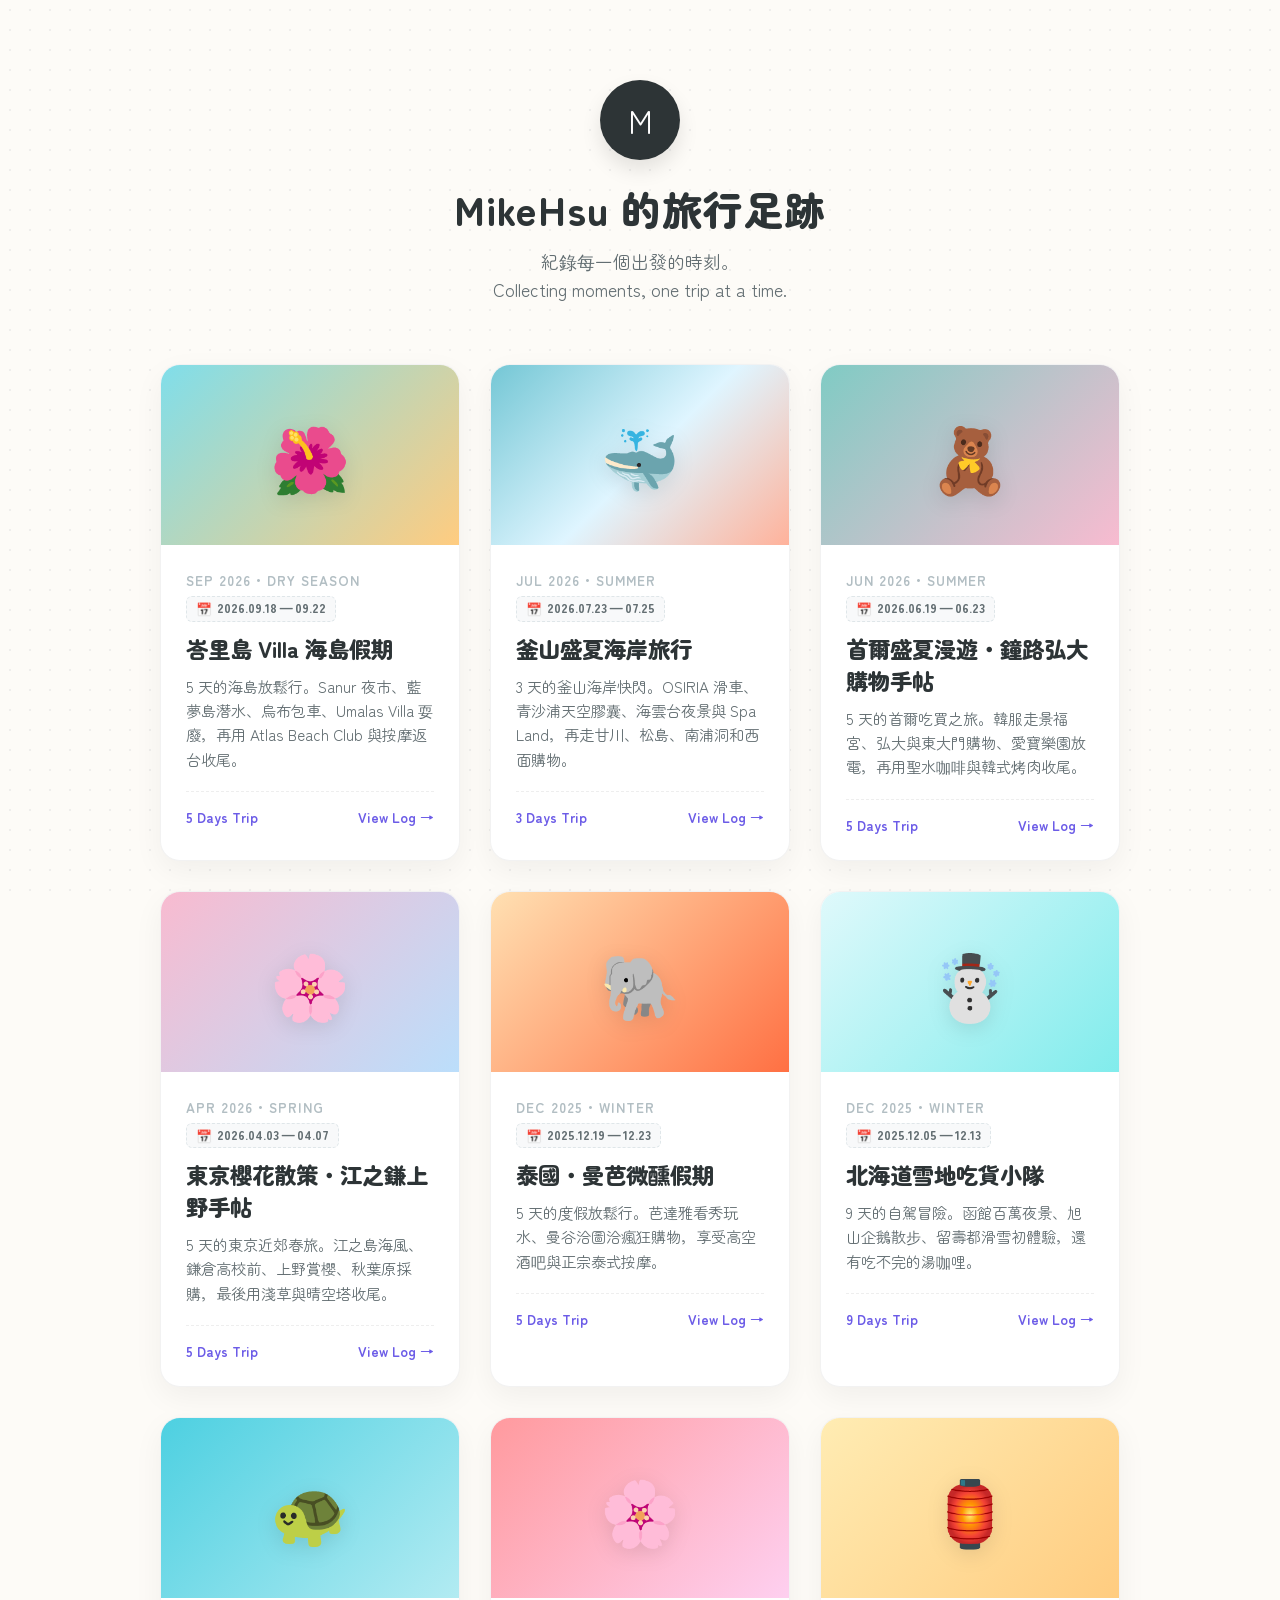
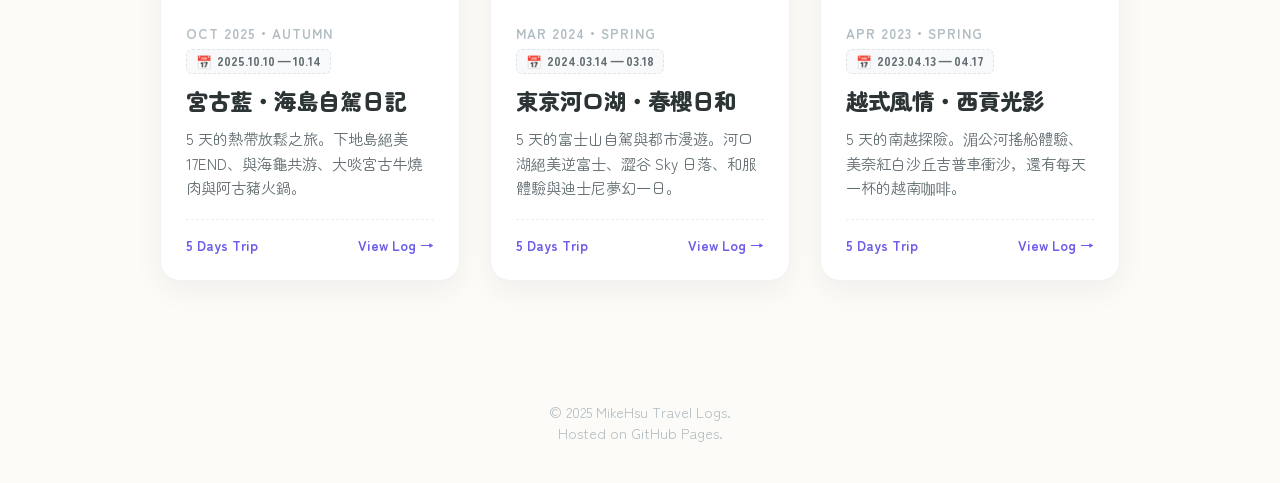
<file: index.html>
<!DOCTYPE html>
<html lang="zh-Hant">
<head>
    <meta charset="UTF-8">
    <meta name="viewport" content="width=device-width, initial-scale=1.0">
    <title>MikeHsu 的旅行足跡 | Travel Collections</title>
    <link rel="preconnect" href="https://fonts.googleapis.com">
    <link rel="preconnect" href="https://fonts.gstatic.com" crossorigin>
    <link href="https://fonts.googleapis.com/css2?family=Zen+Maru+Gothic:wght@400;500;700;900&display=swap" rel="stylesheet">
    
    <style>
        :root {
            --c-bg: #fdfbf7;      /* 溫暖米白紙張色 */
            --c-text: #2d3436;
            --c-accent: #6c5ce7;  /* 點綴色 */
            --font-main: 'Zen Maru Gothic', sans-serif;
        }

        * { box-sizing: border-box; margin: 0; padding: 0; }

        body {
            font-family: var(--font-main);
            background-color: var(--c-bg);
            color: var(--c-text);
            min-height: 100vh;
            display: flex;
            flex-direction: column;
            align-items: center;
        }

        /* 裝飾背景圓點 */
        .bg-deco {
            position: fixed; top: 0; left: 0; width: 100%; height: 100%;
            background-image: radial-gradient(#e1e1e1 1px, transparent 1px);
            background-size: 20px 20px;
            opacity: 0.5; z-index: -1;
        }

        /* Header */
        header {
            text-align: center;
            padding: 80px 20px 40px;
            max-width: 600px;
            animation: fadeIn 1s ease-out;
        }

        .avatar {
            width: 80px; height: 80px;
            background: #2d3436; color: #fff;
            border-radius: 50%;
            display: flex; align-items: center; justify-content: center;
            font-size: 2rem; margin: 0 auto 20px;
            box-shadow: 0 10px 20px rgba(0,0,0,0.1);
        }

        h1 { font-size: 2.5rem; font-weight: 900; margin-bottom: 10px; letter-spacing: 1px; }
        p.subtitle { color: #636e72; font-size: 1.1rem; line-height: 1.6; }

        /* 卡片容器 */
        .grid-container {
            display: grid;
            grid-template-columns: repeat(auto-fit, minmax(300px, 1fr));
            gap: 30px;
            width: 90%;
            max-width: 1000px;
            padding: 20px;
            padding-bottom: 80px;
        }

        /* 旅行卡片 */
        .trip-card {
            background: #fff;
            border-radius: 20px;
            overflow: hidden;
            text-decoration: none;
            color: inherit;
            box-shadow: 0 10px 30px rgba(0,0,0,0.05);
            transition: all 0.3s cubic-bezier(0.25, 0.8, 0.25, 1);
            position: relative;
            border: 1px solid rgba(0,0,0,0.05);
            animation: slideUp 0.8s ease-out;
        }

        .trip-card:hover {
            transform: translateY(-10px);
            box-shadow: 0 20px 40px rgba(0,0,0,0.12);
        }

        /* 卡片封面圖 */
        .card-cover {
            height: 180px;
            position: relative;
            display: flex; align-items: center; justify-content: center;
        }

        /* 1. 越南樣式 (法式黃) */
        .cover-vietnam {
            background: linear-gradient(135deg, #ffecb3 0%, #ffcc80 100%);
        }

        /* 2. 東京樣式 (櫻花粉) */
        .cover-tokyo {
            background: linear-gradient(135deg, #ff9a9e 0%, #fecfef 99%, #fecfef 100%);
        }

        /* 3. 宮古島樣式 (宮古藍) */
        .cover-miyako {
            background: linear-gradient(135deg, #4dd0e1 0%, #b2ebf2 100%);
        }

        /* 4. 泰國樣式 (泰奶橘) */
        .cover-thailand {
            background: linear-gradient(135deg, #ffe0b2 0%, #ff7043 100%);
        }

        /* 5. 北海道樣式 (冰雪藍) */
        .cover-hokkaido {
            background: linear-gradient(135deg, #dff9fb 0%, #81ecec 100%);
        }

        /* 6. 東京 2026 樣式 (春櫻藍天) */
        .cover-tokyo-2026 {
            background: linear-gradient(135deg, #f8bbd0 0%, #bbdefb 100%);
        }

        /* 7. 首爾 2026 樣式 (韓屋青綠與霓虹粉) */
        .cover-seoul-2026 {
            background: linear-gradient(135deg, #80cbc4 0%, #f8bbd0 100%);
        }

        /* 8. 峇里島 2026 樣式 (海島藍與夕陽橘) */
        .cover-bali-2026 {
            background: linear-gradient(135deg, #80deea 0%, #ffcc80 100%);
        }

        /* 9. 釜山 2026 樣式 (海雲藍與海岸珊瑚) */
        .cover-busan-2026 {
            background: linear-gradient(135deg, #74c7d5 0%, #dff5ff 52%, #ffb29b 100%);
        }

        .cover-icon { font-size: 4rem; filter: drop-shadow(0 5px 10px rgba(0,0,0,0.1)); transition: transform 0.3s; }
        .trip-card:hover .cover-icon { transform: scale(1.1) rotate(5deg); }

        .card-body { padding: 25px; }
        .trip-year {
            font-size: 0.85rem; font-weight: 700; color: #b2bec3;
            text-transform: uppercase; letter-spacing: 1px; margin-bottom: 5px;
        }
        .trip-date {
            display: inline-flex;
            align-items: center;
            margin-bottom: 10px;
            padding: 4px 9px;
            border: 1px dashed #dfe6e9;
            border-radius: 6px;
            color: #636e72;
            background: #f8f9fa;
            font-size: 0.78rem;
            font-weight: 800;
            line-height: 1.2;
        }
        .trip-date::before {
            content: '📅';
            margin-right: 5px;
            font-size: 0.8rem;
        }
        .trip-title { font-size: 1.4rem; font-weight: 900; margin-bottom: 10px; color: #2d3436; }
        .trip-desc { font-size: 0.95rem; color: #636e72; line-height: 1.6; }

        .card-footer {
            margin-top: 20px; padding-top: 15px; border-top: 1px dashed #eee;
            display: flex; justify-content: space-between; align-items: center;
            font-size: 0.85rem; color: var(--c-accent); font-weight: 700;
        }

        footer { margin-top: auto; padding: 40px; text-align: center; color: #b2bec3; font-size: 0.9rem; }

        @keyframes fadeIn { from { opacity: 0; } to { opacity: 1; } }
        @keyframes slideUp { from { opacity: 0; transform: translateY(20px); } to { opacity: 1; transform: translateY(0); } }

    </style>
</head>
<body>

    <div class="bg-deco"></div>

    <header>
        <div class="avatar">M</div>
        <h1>MikeHsu 的旅行足跡</h1>
        <p class="subtitle">紀錄每一個出發的時刻。<br>Collecting moments, one trip at a time.</p>
    </header>

    <main class="grid-container">

        <a href="2026-Bali.html" class="trip-card">
            <div class="card-cover cover-bali-2026">
                <div class="cover-icon">🌺</div>
            </div>
            <div class="card-body">
                <div class="trip-year">Sep 2026 • Dry Season</div>
                <div class="trip-date">2026.09.18 — 09.22</div>
                <div class="trip-title">峇里島 Villa 海島假期</div>
                <div class="trip-desc">
                    5 天的海島放鬆行。Sanur 夜市、藍夢島潛水、烏布包車、Umalas Villa 耍廢，再用 Atlas Beach Club 與按摩返台收尾。
                </div>
                <div class="card-footer">
                    <span>5 Days Trip</span>
                    <span>View Log →</span>
                </div>
            </div>
        </a>

        <a href="2026-Busan.html" class="trip-card">
            <div class="card-cover cover-busan-2026">
                <div class="cover-icon">🐳</div>
            </div>
            <div class="card-body">
                <div class="trip-year">Jul 2026 • Summer</div>
                <div class="trip-date">2026.07.23 — 07.25</div>
                <div class="trip-title">釜山盛夏海岸旅行</div>
                <div class="trip-desc">
                    3 天的釜山海岸快閃。OSIRIA 滑車、青沙浦天空膠囊、海雲台夜景與 Spa Land，再走甘川、松島、南浦洞和西面購物。
                </div>
                <div class="card-footer">
                    <span>3 Days Trip</span>
                    <span>View Log →</span>
                </div>
            </div>
        </a>

        <a href="2026-Seoul.html" class="trip-card">
            <div class="card-cover cover-seoul-2026">
                <div class="cover-icon">🧸</div>
            </div>
            <div class="card-body">
                <div class="trip-year">Jun 2026 • Summer</div>
                <div class="trip-date">2026.06.19 — 06.23</div>
                <div class="trip-title">首爾盛夏漫遊・鐘路弘大購物手帖</div>
                <div class="trip-desc">
                    5 天的首爾吃買之旅。韓服走景福宮、弘大與東大門購物、愛寶樂園放電，再用聖水咖啡與韓式烤肉收尾。
                </div>
                <div class="card-footer">
                    <span>5 Days Trip</span>
                    <span>View Log →</span>
                </div>
            </div>
        </a>

        <a href="2026-Tokyo-Sakura.html" class="trip-card">
            <div class="card-cover cover-tokyo-2026">
                <div class="cover-icon">🌸</div>
            </div>
            <div class="card-body">
                <div class="trip-year">Apr 2026 • Spring</div>
                <div class="trip-date">2026.04.03 — 04.07</div>
                <div class="trip-title">東京櫻花散策・江之鎌上野手帖</div>
                <div class="trip-desc">
                    5 天的東京近郊春旅。江之島海風、鎌倉高校前、上野賞櫻、秋葉原採購，最後用淺草與晴空塔收尾。
                </div>
                <div class="card-footer">
                    <span>5 Days Trip</span>
                    <span>View Log →</span>
                </div>
            </div>
        </a>

        <a href="2025-Thailand.html" class="trip-card">
            <div class="card-cover cover-thailand">
                <div class="cover-icon">🐘</div>
            </div>
            <div class="card-body">
                <div class="trip-year">Dec 2025 • Winter</div>
                <div class="trip-date">2025.12.19 — 12.23</div>
                <div class="trip-title">泰國・曼芭微醺假期</div>
                <div class="trip-desc">
                    5 天的度假放鬆行。芭達雅看秀玩水、曼谷洽圖洽瘋狂購物，享受高空酒吧與正宗泰式按摩。
                </div>
                <div class="card-footer">
                    <span>5 Days Trip</span>
                    <span>View Log →</span>
                </div>
            </div>
        </a>

        <a href="2025-Hokkaido.html" class="trip-card">
            <div class="card-cover cover-hokkaido">
                <div class="cover-icon">☃️</div>
            </div>
            <div class="card-body">
                <div class="trip-year">Dec 2025 • Winter</div>
                <div class="trip-date">2025.12.05 — 12.13</div>
                <div class="trip-title">北海道雪地吃貨小隊</div>
                <div class="trip-desc">
                    9 天的自駕冒險。函館百萬夜景、旭山企鵝散步、留壽都滑雪初體驗，還有吃不完的湯咖哩。
                </div>
                <div class="card-footer">
                    <span>9 Days Trip</span>
                    <span>View Log →</span>
                </div>
            </div>
        </a>

        <a href="2025-MiyakoIsland.html" class="trip-card">
            <div class="card-cover cover-miyako">
                <div class="cover-icon">🐢</div>
            </div>
            <div class="card-body">
                <div class="trip-year">Oct 2025 • Autumn</div>
                <div class="trip-date">2025.10.10 — 10.14</div>
                <div class="trip-title">宮古藍・海島自駕日記</div>
                <div class="trip-desc">
                    5 天的熱帶放鬆之旅。下地島絕美 17END、與海龜共游、大啖宮古牛燒肉與阿古豬火鍋。
                </div>
                <div class="card-footer">
                    <span>5 Days Trip</span>
                    <span>View Log →</span>
                </div>
            </div>
        </a>

        <a href="2024-Tokyo.html" class="trip-card">
            <div class="card-cover cover-tokyo">
                <div class="cover-icon">🌸</div>
            </div>
            <div class="card-body">
                <div class="trip-year">Mar 2024 • Spring</div>
                <div class="trip-date">2024.03.14 — 03.18</div>
                <div class="trip-title">東京河口湖・春櫻日和</div>
                <div class="trip-desc">
                    5 天的富士山自駕與都市漫遊。河口湖絕美逆富士、澀谷 Sky 日落、和服體驗與迪士尼夢幻一日。
                </div>
                <div class="card-footer">
                    <span>5 Days Trip</span>
                    <span>View Log →</span>
                </div>
            </div>
        </a>

        <a href="2023-HoChiMinh.html" class="trip-card">
            <div class="card-cover cover-vietnam">
                <div class="cover-icon">🏮</div>
            </div>
            <div class="card-body">
                <div class="trip-year">Apr 2023 • Spring</div>
                <div class="trip-date">2023.04.13 — 04.17</div>
                <div class="trip-title">越式風情・西貢光影</div>
                <div class="trip-desc">
                    5 天的南越探險。湄公河搖船體驗、美奈紅白沙丘吉普車衝沙，還有每天一杯的越南咖啡。
                </div>
                <div class="card-footer">
                    <span>5 Days Trip</span>
                    <span>View Log →</span>
                </div>
            </div>
        </a>

    </main>

    <footer>
        © 2025 MikeHsu Travel Logs. <br>
        Hosted on GitHub Pages.
    </footer>

</body>
</html>
</file>
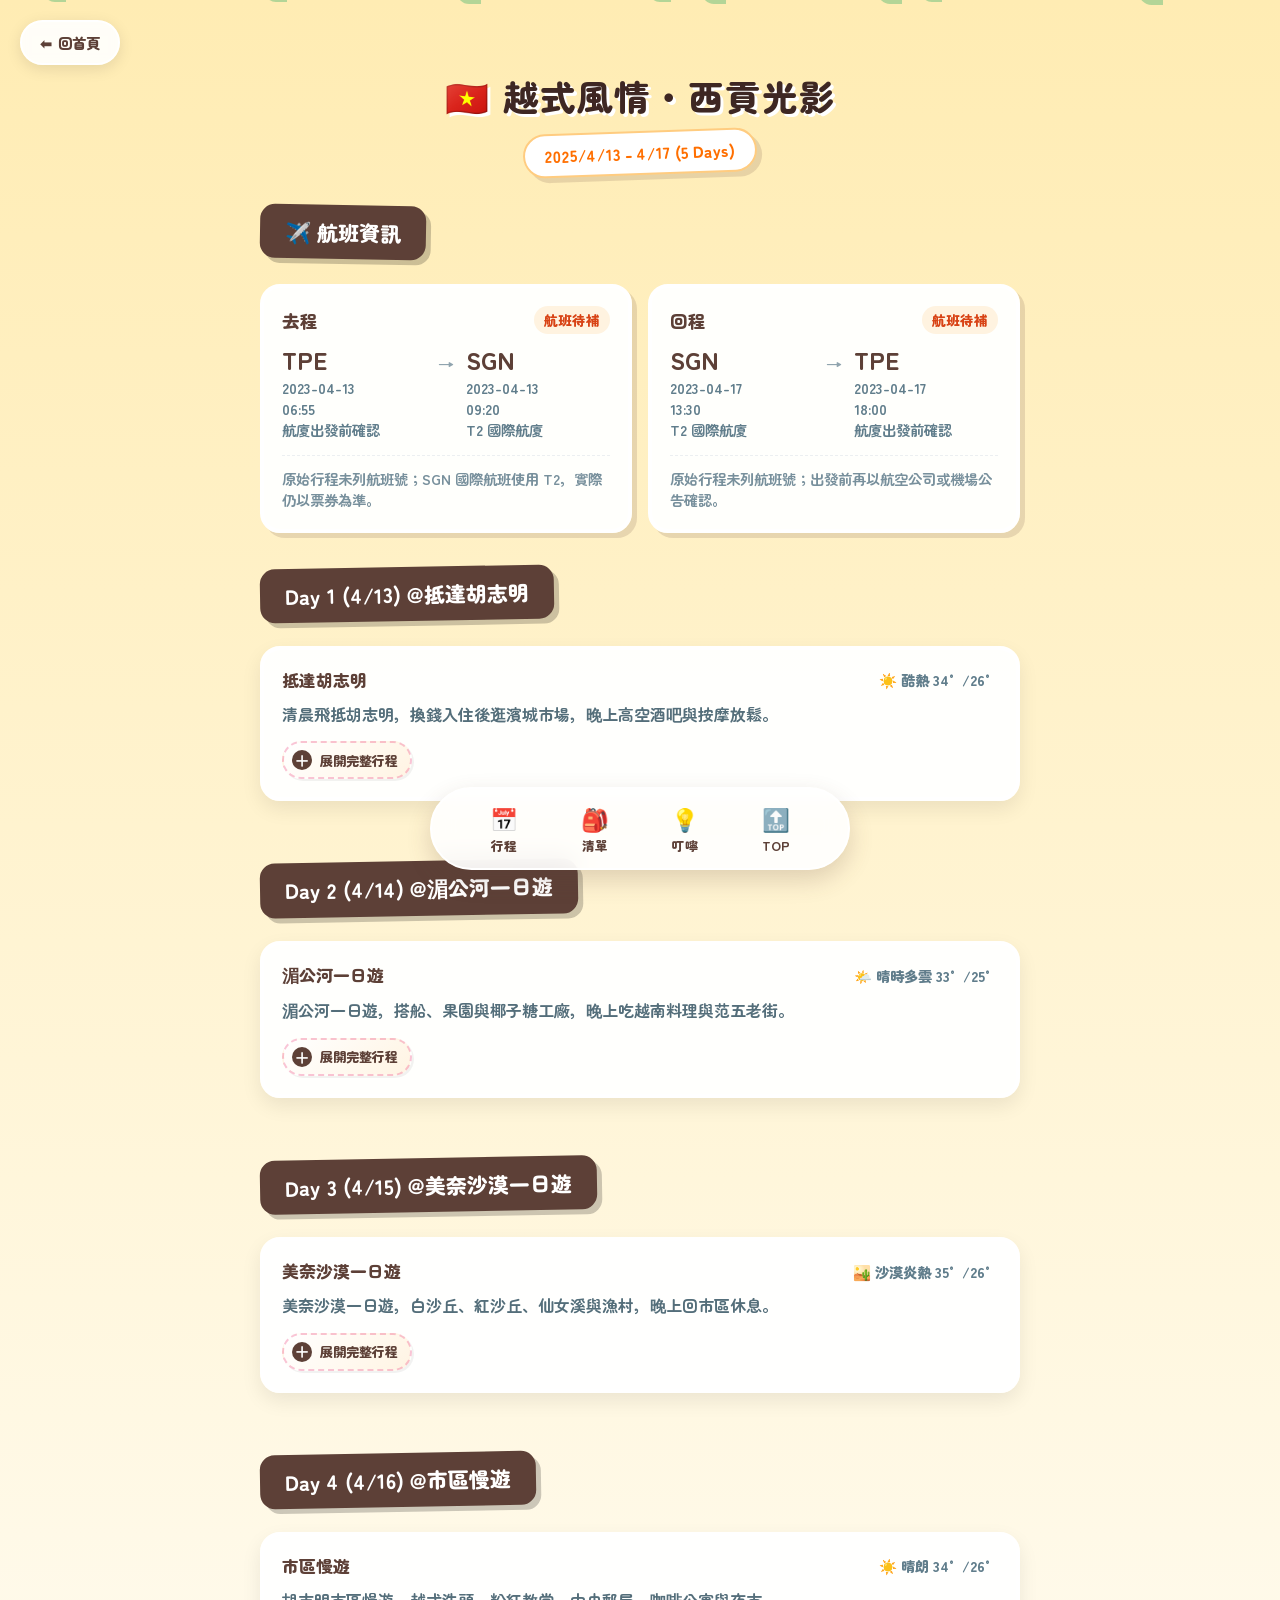
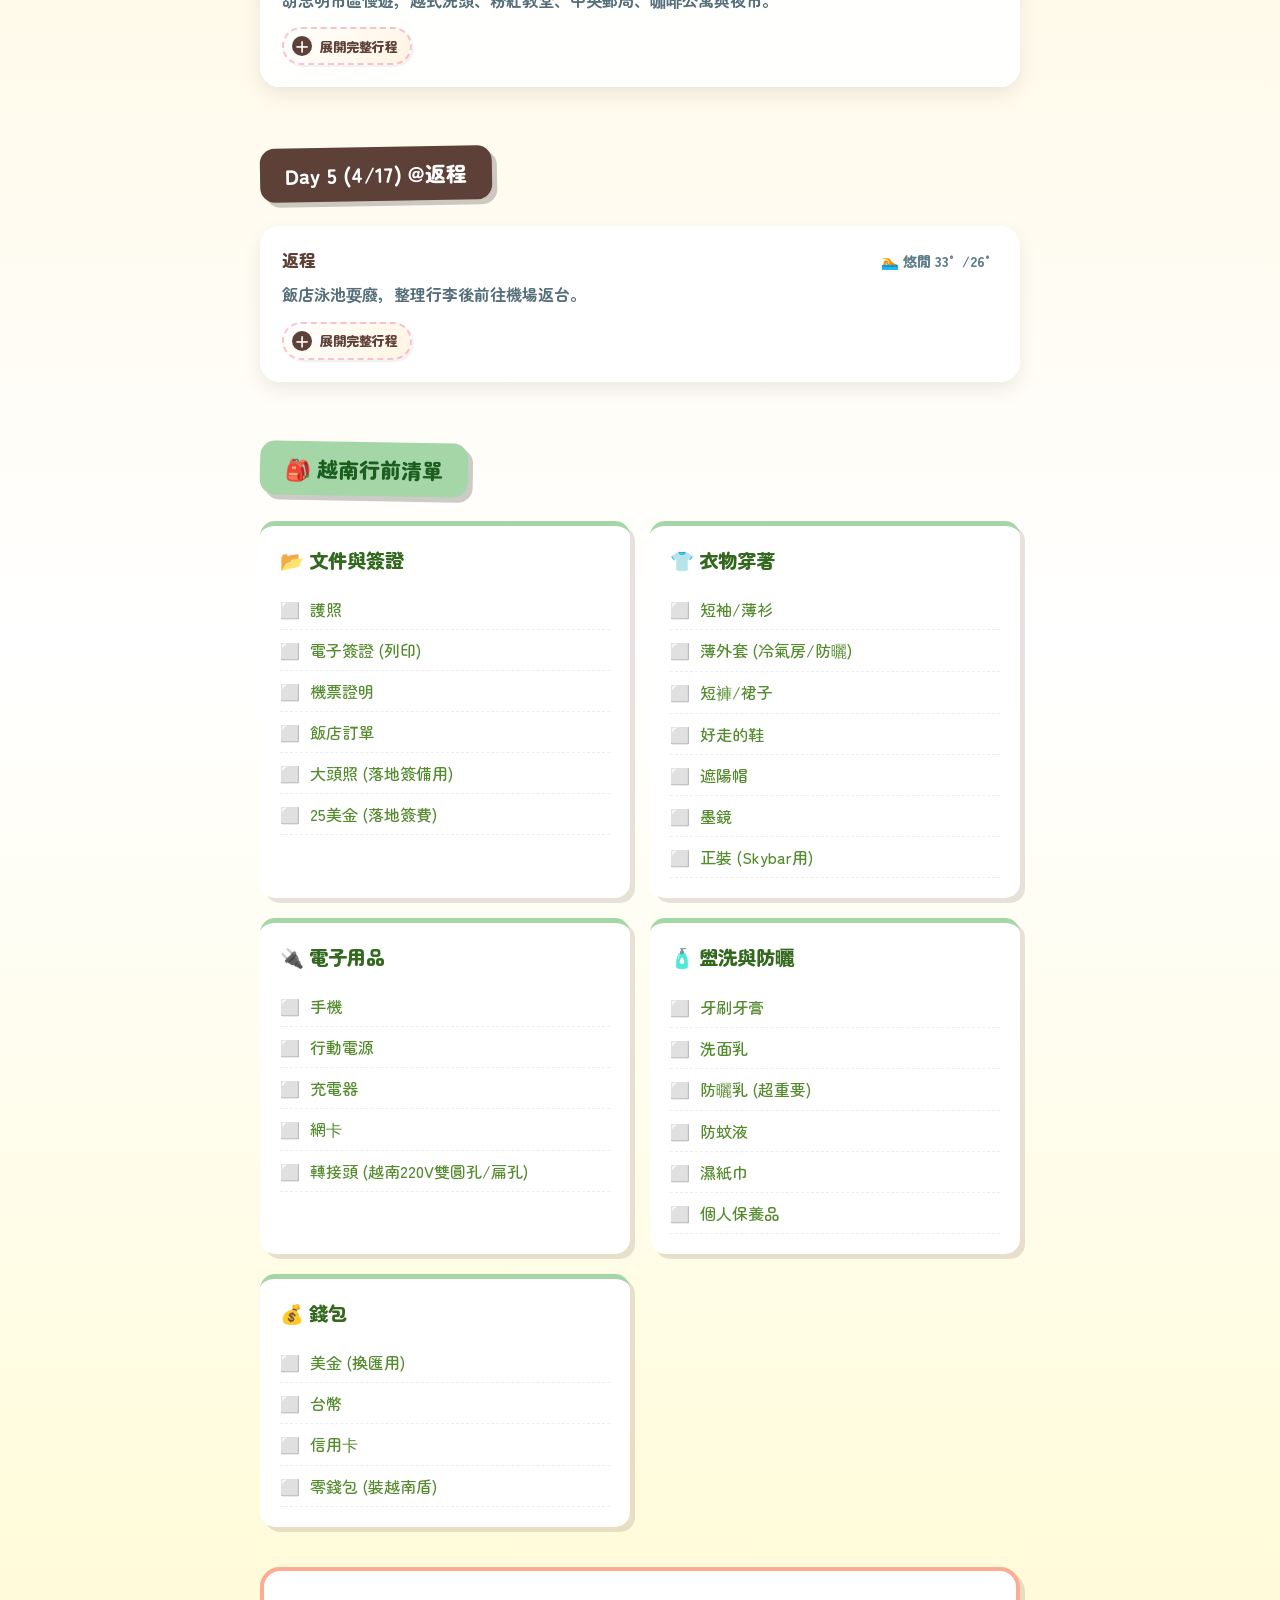
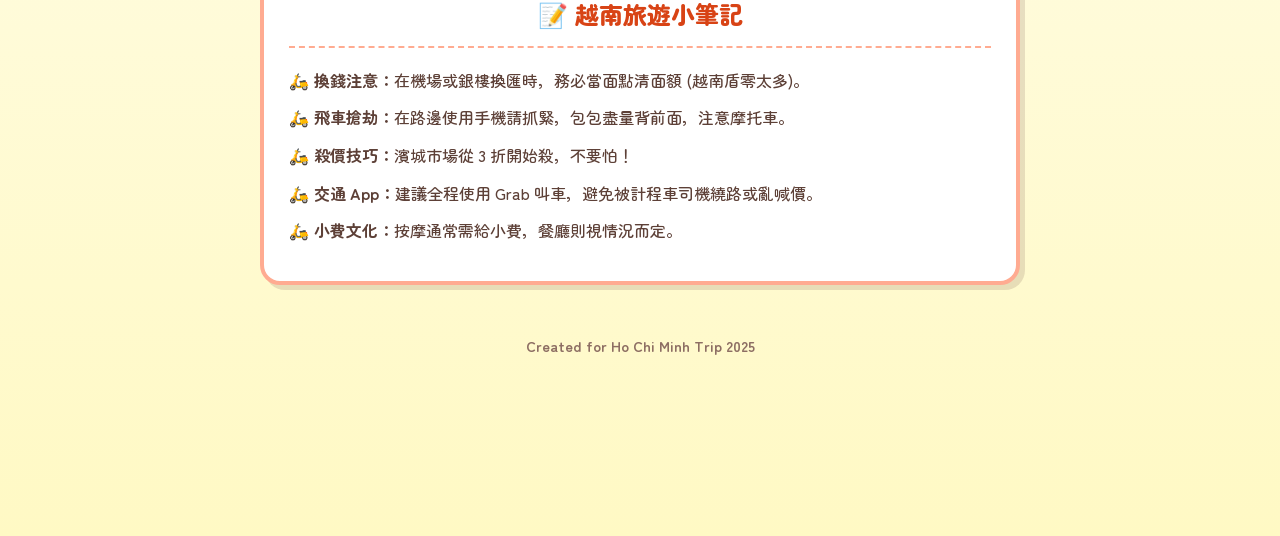
<file: 2023-HoChiMinh.html>
<!DOCTYPE html>
<html lang="zh-Hant">
<head>
    <meta charset="UTF-8">
    <meta name="viewport" content="width=device-width, initial-scale=1.0">
    <title>🇻🇳 越式風情・西貢光影</title>
    <link rel="preconnect" href="https://fonts.googleapis.com">
    <link rel="preconnect" href="https://fonts.gstatic.com" crossorigin>
    <link href="https://fonts.googleapis.com/css2?family=Zen+Maru+Gothic:wght@400;500;700;900&display=swap" rel="stylesheet">
    
    <style>
        /* * 🎨 越南主題配色：法式黃、熱帶綠、咖啡褐 */
        :root {
            --c-bg-top: #ffecb3;   /* 溫暖法式黃 */
            --c-bg-bot: #fff9c4;   /* 淺黃 */
            --c-primary: #5d4037;  /* 咖啡褐文字 */
            
            /* 分類色 */
            --c-food: #ffab91;    /* 蝦醬紅：美食 */
            --c-spot: #a5d6a7;    /* 熱帶綠：景點 */
            --c-move: #b0bec5;    /* 機車灰：移動 */
            --c-shop: #fff59d;    /* 亮黃：購物 */
            --c-hotel: #ce93d8;   /* 舒適紫：住宿 */

            --shadow-card: 5px 5px 0px rgba(93, 64, 55, 0.15);
            --font-main: 'Zen Maru Gothic', sans-serif;
        }

        * { box-sizing: border-box; margin: 0; padding: 0; -webkit-tap-highlight-color: transparent; }

        body {
            font-family: var(--font-main);
            color: var(--c-primary);
            background: linear-gradient(180deg, var(--c-bg-top) 0%, #ffffff 60%, var(--c-bg-bot) 100%);
            min-height: 100vh;
            padding-bottom: 120px;
            overflow-x: hidden;
        }

        /* 🍃 落葉特效 (模擬熱帶氣息) */
        .leaf-container { position: fixed; top: 0; left: 0; width: 100%; height: 100%; pointer-events: none; z-index: 0; overflow: hidden; }
        .leaf {
            position: absolute; top: -20px;
            background: #81c784;
            border-radius: 0 50% 0 50%; /* 葉子形狀 */
            opacity: 0.6;
            animation: fall-leaf linear infinite;
        }
        @keyframes fall-leaf {
            0% { transform: translateY(0) rotate(0deg) translateX(0); }
            100% { transform: translateY(110vh) rotate(360deg) translateX(50px); }
        }

        /* 導航 */
        .navbar {
            position: fixed; bottom: 30px; left: 50%; transform: translateX(-50%);
            width: 92%; max-width: 420px;
            background: rgba(255, 255, 255, 0.9);
            backdrop-filter: blur(12px);
            border: 2px solid #fff; border-radius: 60px;
            box-shadow: 0 10px 25px rgba(93, 64, 55, 0.2);
            z-index: 999;
            display: flex; justify-content: space-evenly; padding: 8px 0;
        }
        .nav-item {
            text-align: center; text-decoration: none; color: var(--c-primary);
            font-size: 0.8rem; font-weight: 800;
            display: flex; flex-direction: column; align-items: center;
            padding: 5px; border-radius: 10px; transition: background 0.2s;
        }
        .nav-item:active { background: #ffe082; transform: scale(0.95); }
        .nav-icon { font-size: 1.4rem; margin-bottom: 2px; }

        .container { max-width: 800px; margin: 0 auto; padding: 20px 20px 60px; position: relative; z-index: 1; }

        /* Header */
        header { text-align: center; padding: 50px 0 30px; }
        .main-title {
            font-size: 2.2rem; font-weight: 900; color: #3e2723;
            text-shadow: 3px 3px 0px #fff; margin-bottom: 10px; letter-spacing: 2px;
        }
        .sub-title {
            background: #fff; padding: 8px 20px; border-radius: 30px;
            font-size: 1rem; font-weight: 800; color: #ff6f00;
            box-shadow: var(--shadow-card); transform: rotate(-2deg); display: inline-block;
            border: 2px solid #ffcc80;
        }

        /* 天氣卡 */
        .weather-card {
            background: rgba(255, 255, 255, 0.95);
            border-radius: 20px; padding: 20px; margin-bottom: 30px;
            border: 4px solid #fff; box-shadow: 0 8px 20px rgba(0,0,0,0.08);
        }
        .weather-top { display: flex; justify-content: space-between; align-items: center; margin-bottom: 15px; border-bottom: 2px dashed #ffe082; padding-bottom: 15px; }
        .w-icon { font-size: 3.5rem; filter: drop-shadow(0 5px 5px rgba(0,0,0,0.1)); }
        .w-temp-group { text-align: right; display: flex; align-items: center; gap: 15px; }
        .temp-box { text-align: center; }
        .temp-val { font-size: 2rem; font-weight: 900; line-height: 1; }
        .temp-label { font-size: 0.9rem; font-weight: 700; opacity: 0.7; margin-top: 5px; }
        .t-high { color: #d84315; } .t-low { color: #0277bd; }
        .weather-info { display: flex; justify-content: space-between; flex-wrap: wrap; gap: 10px; }
        .w-badge {
            background: #fff8e1; padding: 8px 12px; border-radius: 10px;
            font-size: 1rem; font-weight: 700; color: #5d4037; flex: 1; text-align: center;
            display: flex; align-items: center; justify-content: center; gap: 6px;
        }

        /* 行程時間軸 */
        .day-section { margin-bottom: 60px; }
        .day-title {
            background: var(--c-primary); color: #fff; padding: 12px 25px;
            border-radius: 15px; font-size: 1.3rem; font-weight: 900;
            display: inline-block; margin-bottom: 25px; box-shadow: 5px 5px 0 rgba(0,0,0,0.2);
            transform: rotate(-1deg);
        }

        .timeline-container { padding-left: 25px; border-left: 6px dashed #bdbdbd; margin-left: 15px; }
        
        .timeline-card {
            position: relative; background: #fff; border-radius: 18px; padding: 18px; margin-bottom: 25px;
            border: 3px solid transparent; box-shadow: var(--shadow-card);
            transition: transform 0.1s; cursor: pointer; overflow: visible;
        }
        .timeline-card:active { transform: scale(0.98); box-shadow: 2px 2px 0 rgba(0,0,0,0.1); }
        .timeline-card::before {
            content: ''; position: absolute; left: -37px; top: 25px;
            width: 18px; height: 18px; border-radius: 50%;
            background: #fff; border: 4px solid var(--c-primary); z-index: 1;
        }

        /* 類型樣式 - 越南版 */
        .c-food { border-color: var(--c-food); } .c-food::before { border-color: var(--c-food); background: #ffe0b2; }
        .c-spot { border-color: var(--c-spot); } .c-spot::before { border-color: var(--c-spot); background: #c8e6c9; }
        .c-move { border-color: var(--c-move); } .c-move::before { border-color: var(--c-move); background: #cfd8dc; }
        .c-shop { border-color: var(--c-shop); } .c-shop::before { border-color: var(--c-shop); background: #fff9c4; }
        .c-hotel { border-color: var(--c-hotel); } .c-hotel::before { border-color: var(--c-hotel); background: #e1bee7; }

        .card-inner { display: flex; align-items: flex-start; gap: 15px; }
        .t-time-group { display: flex; flex-direction: column; align-items: center; min-width: 65px; }
        .t-time-big { font-size: 1.4rem; font-weight: 900; color: #5d4037; line-height: 1; }
        .t-ampm { font-size: 0.8rem; font-weight: 700; color: #8d6e63; }
        .t-detail { flex: 1; z-index: 2; position: relative; }
        .t-head { font-size: 1.25rem; font-weight: 800; color: #3e2723; margin-bottom: 8px; line-height: 1.3; }
        .t-desc { font-size: 1rem; color: #6d4c41; line-height: 1.6; font-weight: 500; }
        .t-note-mini { 
            display: inline-block; background: #ffecb3; color: #e65100; 
            font-size: 0.8rem; padding: 2px 8px; border-radius: 4px; margin-top: 6px; font-weight: 700;
        }

        /* 貼圖 */
        .sticker-box { position: absolute; width: 100%; height: 100%; top: 0; left: 0; pointer-events: none; overflow: hidden; border-radius: 15px; }
        .sticker {
            position: absolute; font-size: 2.2rem; filter: drop-shadow(2px 2px 0px rgba(0,0,0,0.1)); opacity: 0.95;
        }
        .s-pos-1 { top: -15px; right: -10px; transform: rotate(15deg); }
        .s-pos-2 { bottom: -10px; right: 10px; transform: rotate(-10deg) scale(0.8); }
        .s-pos-3 { top: 5px; right: 40px; transform: rotate(5deg) scale(0.6); opacity: 0.5; }

        /* 行李清單 */
        .checklist-wrapper { display: grid; grid-template-columns: repeat(auto-fit, minmax(280px, 1fr)); gap: 20px; }
        .cl-category { background: #fff; border-radius: 15px; padding: 20px; box-shadow: var(--shadow-card); border-top: 5px solid #a5d6a7; }
        .cl-title { font-size: 1.2rem; font-weight: 900; margin-bottom: 15px; color: #33691e; }
        .cl-item { display: flex; align-items: center; gap: 10px; padding: 8px 0; border-bottom: 1px dashed #eee; font-size: 1rem; cursor: pointer; color: #558b2f; font-weight: 500; }
        .cl-item.checked { color: #81c784; text-decoration: line-through; }

        /* 總叮嚀 */
        .tips-section { background: #fff; border-radius: 20px; padding: 25px; border: 4px solid #ffab91; margin-top: 40px; box-shadow: var(--shadow-card); }
        .tips-title { color: #d84315; font-size: 1.5rem; font-weight: 900; text-align: center; margin-bottom: 20px; border-bottom: 2px dashed #ffab91; padding-bottom: 15px; }
        .tip-item { margin-bottom: 12px; font-size: 1rem; line-height: 1.6; padding-left: 25px; position: relative; font-weight: 500; }
        .tip-item::before { content: '🛵'; position: absolute; left: 0; top: 0; }

        /* Modal */
        .modal-overlay { position: fixed; top: 0; left: 0; width: 100%; height: 100%; background: rgba(62, 39, 35, 0.9); z-index: 2000; display: none; justify-content: center; align-items: center; padding: 20px; }
        .modal-box { background: #fff; width: 100%; max-width: 500px; border-radius: 24px; padding: 30px; position: relative; animation: popUp 0.3s; }
        @keyframes popUp { from{transform:scale(0.8); opacity:0;} to{transform:scale(1); opacity:1;} }
        .m-map-btn { display:block; background:#ff7043; color:#fff; text-align:center; padding:15px; border-radius:15px; text-decoration:none; font-weight:900; font-size:1.1rem; margin-top: 20px; box-shadow: 0 4px 0 #d84315; }
        /* 🏠 回首頁懸浮按鈕 */
.home-btn {
    position: fixed;
    top: 20px;
    left: 20px;
    z-index: 1000; /* 確保它浮在所有貼紙和特效上面 */
    background: rgba(255, 255, 255, 0.9);
    backdrop-filter: blur(5px);
    padding: 10px 18px;
    border-radius: 30px;
    box-shadow: 0 4px 15px rgba(0,0,0,0.1);
    text-decoration: none;
    color: var(--c-primary); /* 會自動跟隨該頁面的主題色變色！ */
    font-weight: 900;
    font-size: 0.9rem;
    display: flex;
    align-items: center;
    gap: 6px;
    transition: transform 0.2s;
    border: 2px solid #fff;
}

.home-btn:hover {
    transform: scale(1.05);
    background: #fff;
}

.home-btn:active {
    transform: scale(0.95);
}
    </style>
    <link rel="stylesheet" href="travel-style.css">
</head>
<body>
    <a href="index.html" class="home-btn">
    <span>⬅</span> 回首頁
</a>
    <div class="leaf-container" id="leafContainer"></div>

    <div class="container">
        <header>
            <div class="main-title">🇻🇳 越式風情・西貢光影</div>
            <div class="sub-title">2025/4/13 - 4/17 (5 Days)</div>
        </header>

        <div id="itinerary-root"></div>

        <section id="checklist-section" style="margin-top: 60px;">
            <div class="day-title" style="background: #a5d6a7; color: #1b5e20; transform: rotate(1deg);">🎒 越南行前清單</div>
            <div class="checklist-wrapper" id="checklist-root"></div>
        </section>

        <section class="tips-section" id="general-tips">
            <div class="tips-title">📝 越南旅遊小筆記</div>
            <div class="tip-item"><strong>換錢注意：</strong>在機場或銀樓換匯時，務必當面點清面額 (越南盾零太多)。</div>
            <div class="tip-item"><strong>飛車搶劫：</strong>在路邊使用手機請抓緊，包包盡量背前面，注意摩托車。</div>
            <div class="tip-item"><strong>殺價技巧：</strong>濱城市場從 3 折開始殺，不要怕！</div>
            <div class="tip-item"><strong>交通 App：</strong>建議全程使用 Grab 叫車，避免被計程車司機繞路或亂喊價。</div>
            <div class="tip-item"><strong>小費文化：</strong>按摩通常需給小費，餐廳則視情況而定。</div>
        </section>

        <div style="text-align: center; margin-top: 50px; color: #8d6e63; font-size: 0.9rem; font-weight: 700;">
            Created for Ho Chi Minh Trip 2025
        </div>
    </div>

    <nav class="navbar">
        <a href="#itinerary-root" class="nav-item"><span class="nav-icon">📅</span>行程</a>
        <a href="#checklist-section" class="nav-item"><span class="nav-icon">🎒</span>清單</a>
        <a href="#general-tips" class="nav-item"><span class="nav-icon">💡</span>叮嚀</a>
        <a href="#" class="nav-item" onclick="window.scrollTo(0,0)"><span class="nav-icon">🔝</span>TOP</a>
    </nav>

    <div class="modal-overlay" id="modal">
        <div class="modal-box">
            <button onclick="closeModal()" style="position:absolute; right:20px; top:20px; border:none; background:none; font-size:1.5rem; cursor:pointer;">✕</button>
            <h2 id="m-title" style="color:#3e2723; margin-bottom:5px; font-size:1.6rem;">標題</h2>
            <div id="m-time" style="color:#8d6e63; font-weight:700; margin-bottom:15px; font-size:0.9rem;"></div>
            
            <div style="background:#fff8e1; padding:15px; border-radius:12px; margin-bottom:15px; font-size:1.05rem; line-height:1.6;" id="m-desc">內容</div>
            
            <div id="m-note-box" style="display:none; margin-bottom:15px;">
                <span style="background:#ffcc80; color:#e65100; padding:4px 10px; border-radius:8px; font-size:0.85rem; font-weight:bold;">重點筆記</span>
                <p id="m-note" style="margin-top:8px; font-weight:700; color:#e65100;"></p>
            </div>

            <a id="m-map" href="#" target="_blank" class="m-map-btn">📍 Google Maps 導航</a>
        </div>
    </div>

    <script>
        // 🍃 落葉生成器
        const leafContainer = document.getElementById('leafContainer');
        for(let i=0; i<20; i++){ 
            const div = document.createElement('div');
            div.className = 'leaf';
            div.style.left = Math.random()*100 + 'vw';
            const size = Math.random()*15 + 10; 
            div.style.width = size + 'px';
            div.style.height = size + 'px';
            div.style.animationDuration = (Math.random()*10+5)+'s';
            div.style.animationDelay = Math.random()*5+'s';
            leafContainer.appendChild(div);
        }

        // 📅 行程資料庫 (根據文字檔 100% 還原)
        const itineraryDB = [
            {
                date: "Day 1 (4/13)", location: "抵達胡志明",
                weather: { high: "34°", low: "26°", feel: "38°", icon: "☀️", desc: "酷熱", sun: "05:45 / 18:00" },
                events: [
                    { time: "06:55", type: "move", title: "搭機出發", desc: "06:55-09:20 飛往 SGN。機上補眠。", stickers: ["✈️","🇻🇳"] },
                    { time: "11:00", type: "move", title: "前往飯店", desc: "車程約 30 分鐘，車資約 20 USD。", stickers: ["🚕","🏨"] },
                    { time: "12:00", type: "food", title: "在地午餐", desc: "由朋友 Nhat 帶路吃道地美食。", stickers: ["🍜","🥢"] },
                    { time: "14:00", type: "move", title: "換錢 & Check-in", desc: "注意點收鈔票。15:00 飯店小休。", stickers: ["💵","🛏️"] },
                    { time: "16:00", type: "spot", title: "濱城市場", desc: "逛街、採購、殺價、吃晚餐。", stickers: ["🛍️","🗣️"] },
                    { time: "19:00", type: "spot", title: "Chill SkyBar", desc: "高空酒吧看夜景。注意財物安全。", stickers: ["🍸","🌃"] },
                    { time: "21:00", type: "spot", title: "MIUMIU 按摩", desc: "21:00 預約 (需提早到)。步行約 25 分。", stickers: ["💆","🦶"] }
                ]
            },
            {
                date: "Day 2 (4/14)", location: "湄公河一日遊",
                weather: { high: "33°", low: "25°", feel: "37°", icon: "🌤️", desc: "晴時多雲", sun: "05:44 / 18:00" },
                events: [
                    { time: "07:25", type: "move", title: "飯店集合", desc: "等待接駁車，開始湄公河之旅。", stickers: ["🚌","⏰"] },
                    { time: "08:00", type: "spot", title: "湄公河體驗", desc: "搭船、水果園、椰子糖工廠 (含午餐)。", note: "約 17:30 回飯店", stickers: ["🚣","🥥","🐝"] },
                    { time: "19:00", type: "food", title: "Den Long", desc: "晚餐：家常越南料理。", stickers: ["🍲","🍚"] },
                    { time: "20:30", type: "spot", title: "范五老街", desc: "Bui Vien 酒吧街小酌感受夜生活。", stickers: ["🍺","🎶"] }
                ]
            },
            {
                date: "Day 3 (4/15)", location: "美奈沙漠一日遊",
                weather: { high: "35°", low: "26°", feel: "40°", icon: "🏜️", desc: "沙漠炎熱", sun: "05:43 / 18:00" },
                events: [
                    { time: "06:55", type: "move", title: "集合出發", desc: "步行至 Viet Fun Travel Office 集合。", stickers: ["🚶","🚌"] },
                    { time: "08:00", type: "spot", title: "美奈沙漠", desc: "白沙丘、紅沙丘、仙女溪、漁村。", note: "午餐自理", stickers: ["🏜️","🧚‍♀️","🛶"] },
                    { time: "18:00", type: "move", title: "返回胡志明", desc: "傍晚結束行程返回市區。", stickers: ["🚌","😴"] },
                    { time: "20:00", type: "hotel", title: "自由活動", desc: "簡單吃晚餐，早點休息。", stickers: ["🍜","🛌"] }
                ]
            },
            {
                date: "Day 4 (4/16)", location: "市區慢遊",
                weather: { high: "34°", low: "26°", feel: "38°", icon: "☀️", desc: "晴朗", sun: "05:42 / 18:00" },
                events: [
                    { time: "10:00", type: "spot", title: "CiCi 洗頭", desc: "越式洗頭 SPA，開啟美美的一天。", stickers: ["💆‍♀️","✨"] },
                    { time: "11:00", type: "spot", title: "粉紅教堂", desc: "Tan Dinh Church 拍照。", stickers: ["⛪","🩷"] },
                    { time: "12:00", type: "food", title: "新定市場", desc: "對面市場吃在地小吃午餐。", stickers: ["🥣","😋"] },
                    { time: "14:00", type: "spot", title: "中央郵局", desc: "聖母院、百年郵局拍照。", stickers: ["📮","📸"] },
                    { time: "16:00", type: "food", title: "咖啡公寓", desc: "搭電梯到頂樓慢慢逛下來。", stickers: ["☕","🏢"] },
                    { time: "18:00", type: "spot", title: "阮文惠大道", desc: "散步逛街。", stickers: ["🚶‍♂️","🌆"] },
                    { time: "19:00", type: "food", title: "鳥籠咖啡", desc: "特色咖啡廳放鬆。", stickers: ["🐦","☕"] },
                    { time: "21:00", type: "spot", title: "濱城夜市", desc: "最後衝刺買伴手禮、吃宵夜。", stickers: ["🛍️","🍢"] }
                ]
            },
            {
                date: "Day 5 (4/17)", location: "返程",
                weather: { high: "33°", low: "26°", feel: "37°", icon: "🏊", desc: "悠閒", sun: "05:42 / 18:00" },
                events: [
                    { time: "09:00", type: "hotel", title: "飯店泳池", desc: "吃早餐、泳池玩水耍廢、整理行李。", stickers: ["🏊","🧳"] },
                    { time: "11:00", type: "move", title: "前往機場", desc: "預留 30 分鐘車程。", stickers: ["🚕","👋"] },
                    { time: "13:30", type: "move", title: "搭機返台", desc: "13:30-18:00 飛行。平安回家！", stickers: ["✈️","🇹🇼"] }
                ]
            }
        ];

        // 🎒 行李清單 (通用版 + 越南特色)
        const checklistData = {
            "📂 文件與簽證": ["護照", "電子簽證 (列印)", "機票證明", "飯店訂單", "大頭照 (落地簽備用)", "25美金 (落地簽費)"],
            "👕 衣物穿著": ["短袖/薄衫", "薄外套 (冷氣房/防曬)", "短褲/裙子", "好走的鞋", "遮陽帽", "墨鏡", "正裝 (Skybar用)"],
            "🔌 電子用品": ["手機", "行動電源", "充電器", "網卡", "轉接頭 (越南220V雙圓孔/扁孔)"],
            "🧴 盥洗與防曬": ["牙刷牙膏", "洗面乳", "防曬乳 (超重要)", "防蚊液", "濕紙巾", "個人保養品"],
            "💰 錢包": ["美金 (換匯用)", "台幣", "信用卡", "零錢包 (裝越南盾)"]
        };

        const daySummaries = [
            "清晨飛抵胡志明，換錢入住後逛濱城市場，晚上高空酒吧與按摩放鬆。",
            "湄公河一日遊，搭船、果園與椰子糖工廠，晚上吃越南料理與范五老街。",
            "美奈沙漠一日遊，白沙丘、紅沙丘、仙女溪與漁村，晚上回市區休息。",
            "胡志明市區慢遊，越式洗頭、粉紅教堂、中央郵局、咖啡公寓與夜市。",
            "飯店泳池耍廢，整理行李後前往機場返台。"
];
        window.travelPageData = {
            storageKey: "hcm2023",
            mapRegion: "胡志明",
            flights: [
            {
                        "direction": "去程",
                        "date": "2023-04-13",
                        "flightNo": "航班待補",
                        "depart": {
                                    "airport": "TPE",
                                    "terminal": "航廈出發前確認",
                                    "time": "06:55"
                        },
                        "arrive": {
                                    "airport": "SGN",
                                    "terminal": "T2 國際航廈",
                                    "time": "09:20"
                        },
                        "note": "原始行程未列航班號；SGN 國際航班使用 T2，實際仍以票券為準。"
            },
            {
                        "direction": "回程",
                        "date": "2023-04-17",
                        "flightNo": "航班待補",
                        "depart": {
                                    "airport": "SGN",
                                    "terminal": "T2 國際航廈",
                                    "time": "13:30"
                        },
                        "arrive": {
                                    "airport": "TPE",
                                    "terminal": "航廈出發前確認",
                                    "time": "18:00"
                        },
                        "note": "原始行程未列航班號；出發前再以航空公司或機場公告確認。"
            }
],
            days: itineraryDB.map((day, index) => ({
                ...day,
                summary: day.summary || daySummaries[index] || ''
            })),
            checklist: checklistData,
            tips: []
        };
    </script>
    <script src="travel-page.js"></script>
</body>

</html>
</file>
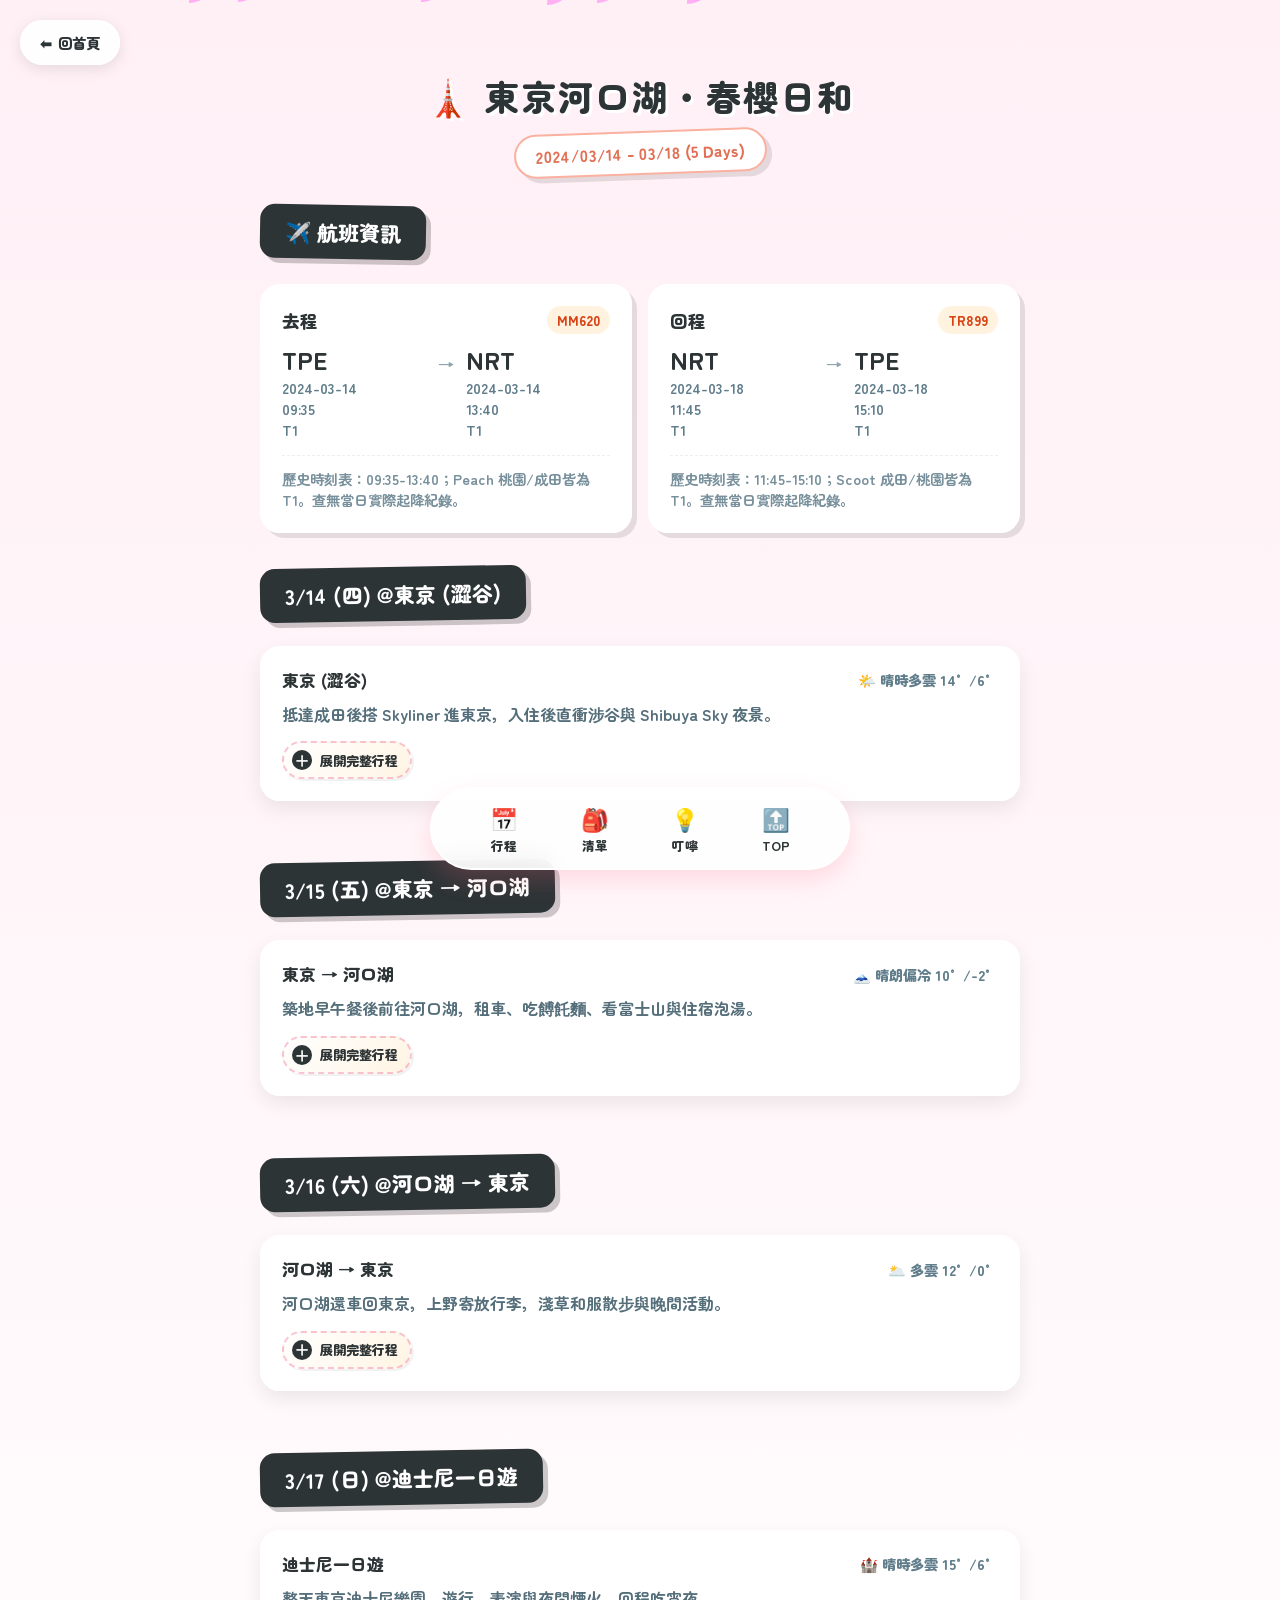
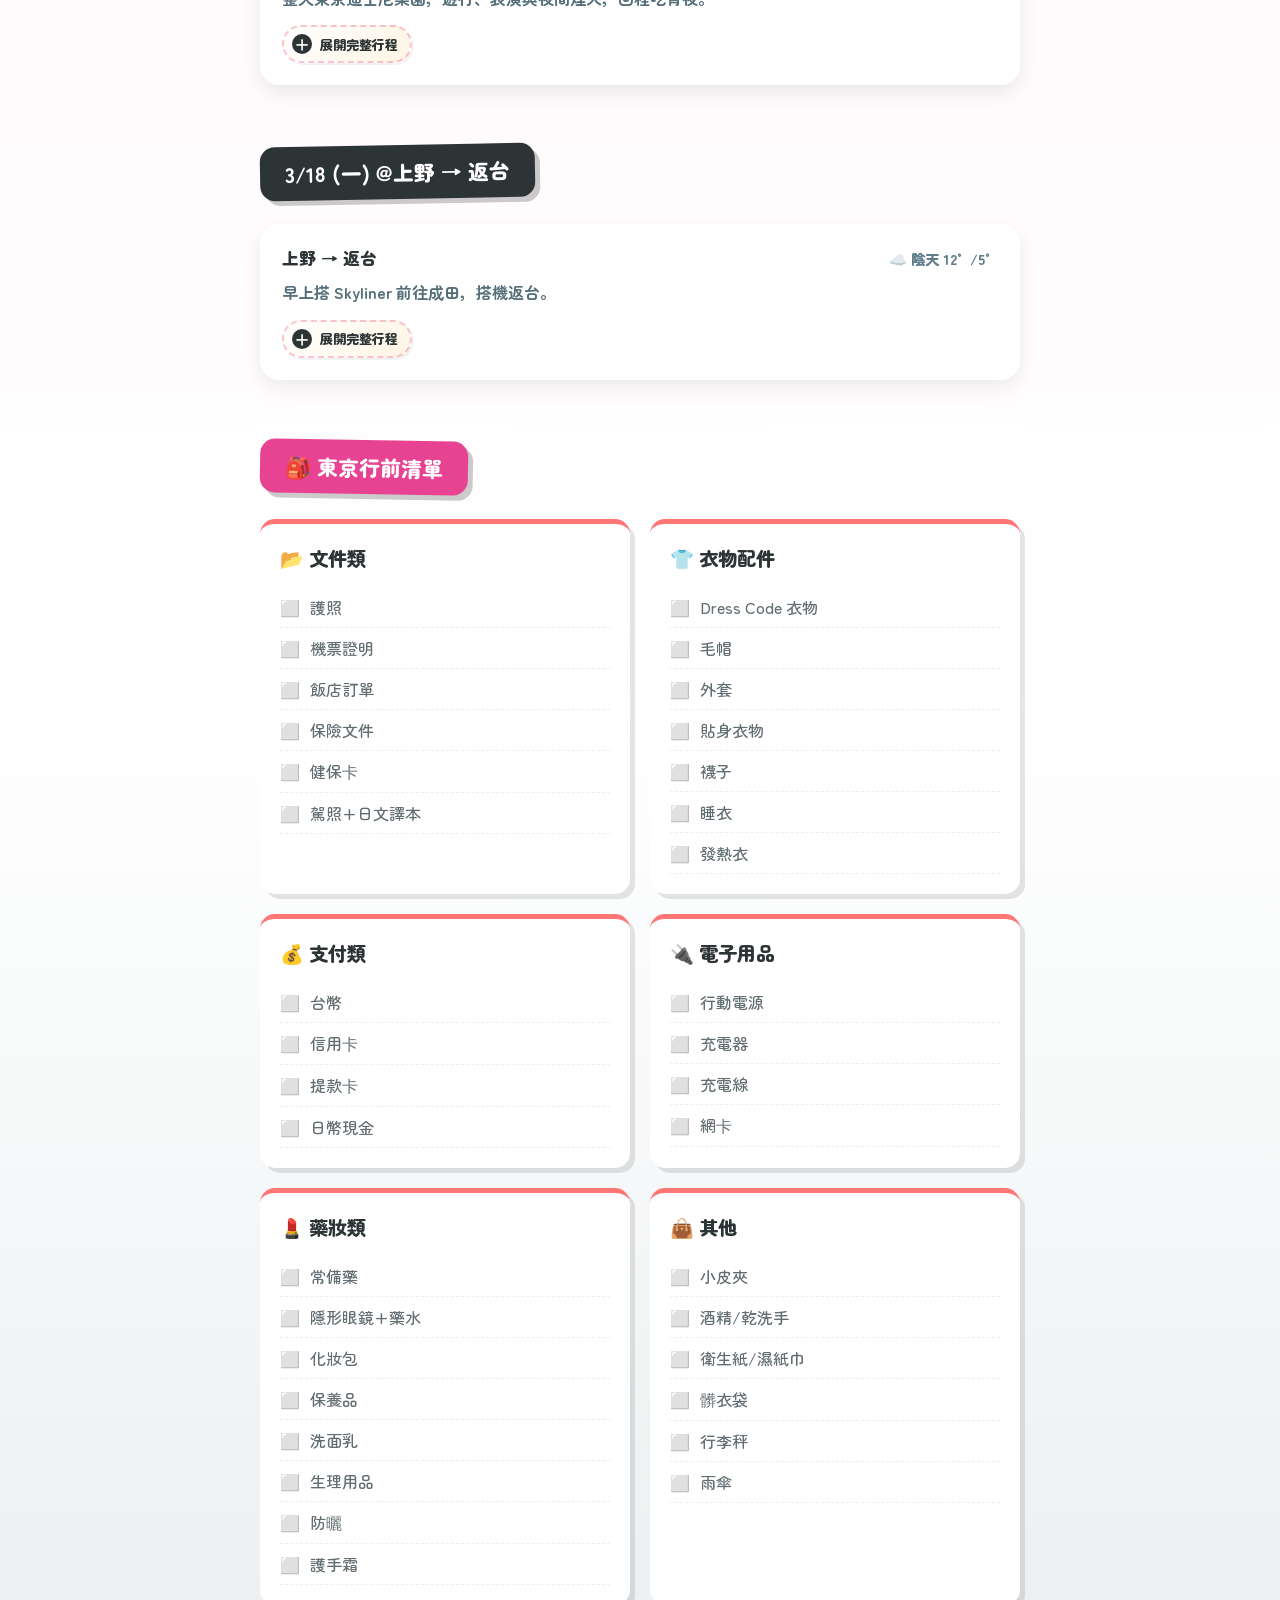
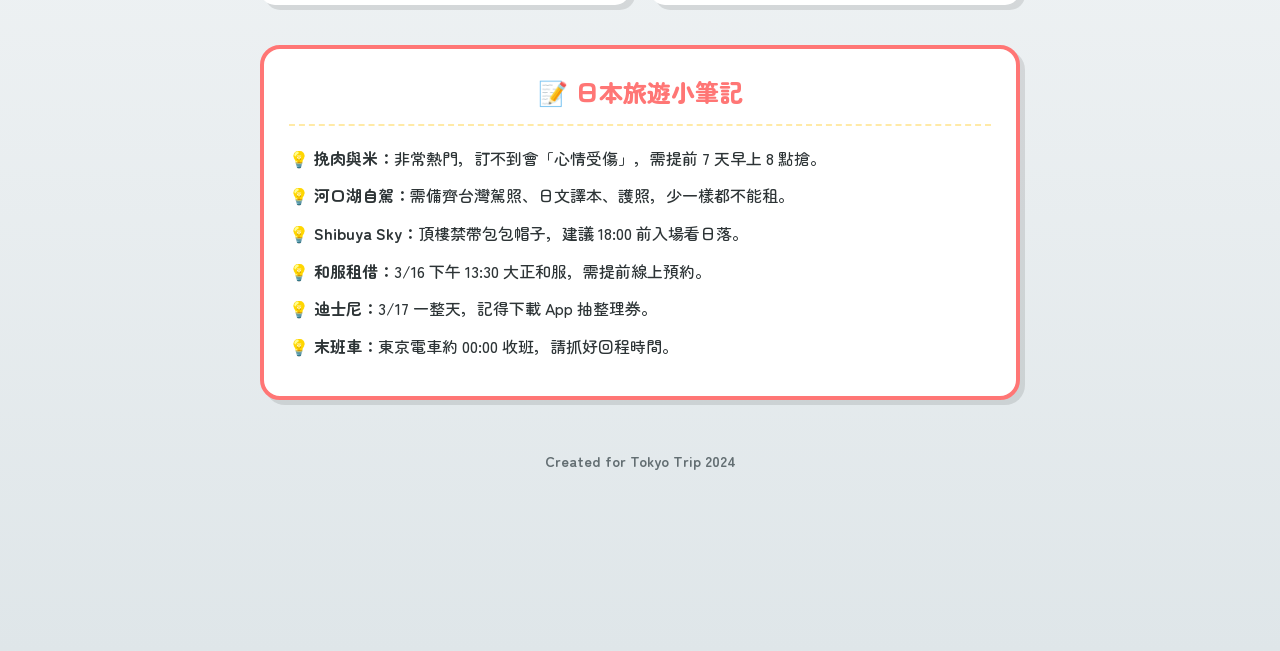
<file: 2024-Tokyo.html>
<!DOCTYPE html>
<html lang="zh-Hant">
<head>
    <meta charset="UTF-8">
    <meta name="viewport" content="width=device-width, initial-scale=1.0">
    <title>🗼 東京河口湖・春櫻日和 (真實版)</title>
    <link rel="preconnect" href="https://fonts.googleapis.com">
    <link rel="preconnect" href="https://fonts.gstatic.com" crossorigin>
    <link href="https://fonts.googleapis.com/css2?family=Zen+Maru+Gothic:wght@400;500;700;900&display=swap" rel="stylesheet">
    
    <style>
        /* * 🎨 東京主題：櫻花粉、富士藍、東京紅 */
        :root {
            --c-bg-top: #fff0f6;   /* 淺粉 */
            --c-bg-bot: #dfe6e9;   /* 都市灰白 */
            --c-primary: #2d3436;
            
            /* 分類色 */
            --c-food: #fab1a0;    /* 鮭魚粉：美食 */
            --c-spot: #74b9ff;    /* 富士藍：景點 */
            --c-move: #636e72;    /* 鐵道灰：移動 */
            --c-shop: #e17055;    /* 東京紅：購物 */
            --c-hotel: #a29bfe;   /* 夢幻紫：住宿 */

            --shadow-card: 5px 5px 0px rgba(0,0,0,0.1);
            --font-main: 'Zen Maru Gothic', sans-serif;
        }

        * { box-sizing: border-box; margin: 0; padding: 0; -webkit-tap-highlight-color: transparent; }

        body {
            font-family: var(--font-main);
            color: var(--c-primary);
            background: linear-gradient(180deg, var(--c-bg-top) 0%, #ffffff 60%, var(--c-bg-bot) 100%);
            min-height: 100vh;
            padding-bottom: 120px;
            overflow-x: hidden;
        }

        /* 🌸 櫻花飄落特效 */
        .sakura-container { position: fixed; top: 0; left: 0; width: 100%; height: 100%; pointer-events: none; z-index: 0; overflow: hidden; }
        .sakura {
            position: absolute; top: -20px;
            background: #ff9ff3; border-radius: 100% 0 100% 0; opacity: 0.8;
            animation: sway linear infinite;
        }
        @keyframes sway {
            0% { transform: translateY(0) rotate(0deg) translateX(0); }
            25% { transform: translateY(30vh) rotate(90deg) translateX(20px); }
            50% { transform: translateY(60vh) rotate(180deg) translateX(-20px); }
            75% { transform: translateY(80vh) rotate(270deg) translateX(10px); }
            100% { transform: translateY(110vh) rotate(360deg) translateX(0); }
        }

        /* 導航 */
        .navbar {
            position: fixed; bottom: 30px; left: 50%; transform: translateX(-50%);
            width: 92%; max-width: 420px;
            background: rgba(255, 255, 255, 0.9);
            backdrop-filter: blur(12px);
            border: 2px solid #fff; border-radius: 60px;
            box-shadow: 0 10px 25px rgba(255, 107, 129, 0.2);
            z-index: 999;
            display: flex; justify-content: space-evenly; padding: 8px 0;
        }
        .nav-item {
            text-align: center; text-decoration: none; color: var(--c-primary);
            font-size: 0.8rem; font-weight: 800;
            display: flex; flex-direction: column; align-items: center;
            padding: 5px; border-radius: 10px; transition: background 0.2s;
        }
        .nav-item:active { background: #ffeaa7; transform: scale(0.95); }
        .nav-icon { font-size: 1.4rem; margin-bottom: 2px; }

        .container { max-width: 800px; margin: 0 auto; padding: 20px 20px 60px; position: relative; z-index: 1; }

        /* Header */
        header { text-align: center; padding: 50px 0 30px; }
        .main-title {
            font-size: 2.2rem; font-weight: 900; color: #2d3436;
            text-shadow: 3px 3px 0px #fff; margin-bottom: 10px; letter-spacing: 2px;
        }
        .sub-title {
            background: #fff; padding: 8px 20px; border-radius: 30px;
            font-size: 1rem; font-weight: 800; color: #e17055;
            box-shadow: var(--shadow-card); transform: rotate(-2deg); display: inline-block;
            border: 2px solid #fab1a0;
        }

        /* 天氣卡 */
        .weather-card {
            background: rgba(255, 255, 255, 0.95);
            border-radius: 20px; padding: 20px; margin-bottom: 30px;
            border: 4px solid #fff; box-shadow: 0 8px 20px rgba(0,0,0,0.08);
        }
        .weather-top { display: flex; justify-content: space-between; align-items: center; margin-bottom: 15px; border-bottom: 2px dashed #dfe6e9; padding-bottom: 15px; }
        .w-icon { font-size: 3.5rem; filter: drop-shadow(0 5px 5px rgba(0,0,0,0.1)); }
        .w-temp-group { text-align: right; display: flex; align-items: center; gap: 15px; }
        .temp-box { text-align: center; }
        .temp-val { font-size: 2rem; font-weight: 900; line-height: 1; }
        .temp-label { font-size: 0.9rem; font-weight: 700; opacity: 0.7; margin-top: 5px; }
        .t-high { color: #e17055; } .t-low { color: #74b9ff; }
        .weather-info { display: flex; justify-content: space-between; flex-wrap: wrap; gap: 10px; }
        .w-badge {
            background: #f1f2f6; padding: 8px 12px; border-radius: 10px;
            font-size: 1rem; font-weight: 700; color: #636e72; flex: 1; text-align: center;
            display: flex; align-items: center; justify-content: center; gap: 6px;
        }

        /* 行程時間軸 */
        .day-section { margin-bottom: 60px; }
        .day-title {
            background: var(--c-primary); color: #fff; padding: 12px 25px;
            border-radius: 15px; font-size: 1.3rem; font-weight: 900;
            display: inline-block; margin-bottom: 25px; box-shadow: 5px 5px 0 rgba(0,0,0,0.2);
            transform: rotate(-1deg);
        }

        .timeline-container { padding-left: 25px; border-left: 6px dashed #b2bec3; margin-left: 15px; }
        
        .timeline-card {
            position: relative; background: #fff; border-radius: 18px; padding: 18px; margin-bottom: 25px;
            border: 3px solid transparent; box-shadow: var(--shadow-card);
            transition: transform 0.1s; cursor: pointer; overflow: visible;
        }
        .timeline-card:active { transform: scale(0.98); box-shadow: 2px 2px 0 rgba(0,0,0,0.1); }
        .timeline-card::before {
            content: ''; position: absolute; left: -37px; top: 25px;
            width: 18px; height: 18px; border-radius: 50%;
            background: #fff; border: 4px solid var(--c-primary); z-index: 1;
        }

        /* 類型樣式 */
        .c-food { border-color: var(--c-food); } .c-food::before { border-color: var(--c-food); background: #ffeaa7; }
        .c-spot { border-color: var(--c-spot); } .c-spot::before { border-color: var(--c-spot); background: #74b9ff; }
        .c-move { border-color: var(--c-move); } .c-move::before { border-color: var(--c-move); background: #dfe6e9; }
        .c-shop { border-color: var(--c-shop); } .c-shop::before { border-color: var(--c-shop); background: #fab1a0; }
        .c-hotel { border-color: var(--c-hotel); } .c-hotel::before { border-color: var(--c-hotel); background: #a29bfe; }

        .card-inner { display: flex; align-items: flex-start; gap: 15px; }
        .t-time-group { display: flex; flex-direction: column; align-items: center; min-width: 65px; }
        .t-time-big { font-size: 1.4rem; font-weight: 900; color: #2d3436; line-height: 1; }
        .t-ampm { font-size: 0.8rem; font-weight: 700; color: #b2bec3; }
        .t-detail { flex: 1; z-index: 2; position: relative; }
        .t-head { font-size: 1.25rem; font-weight: 800; color: #2d3436; margin-bottom: 8px; line-height: 1.3; }
        .t-desc { font-size: 1rem; color: #636e72; line-height: 1.6; font-weight: 500; }
        .t-note-mini { 
            display: inline-block; background: #ffeaa7; color: #d63031; 
            font-size: 0.8rem; padding: 2px 8px; border-radius: 4px; margin-top: 6px; font-weight: 700;
        }

        /* 貼圖 */
        .sticker-box { position: absolute; width: 100%; height: 100%; top: 0; left: 0; pointer-events: none; overflow: hidden; border-radius: 15px; }
        .sticker {
            position: absolute; font-size: 2.2rem; filter: drop-shadow(2px 2px 0px rgba(0,0,0,0.1)); opacity: 0.95;
        }
        .s-pos-1 { top: -15px; right: -10px; transform: rotate(15deg); }
        .s-pos-2 { bottom: -10px; right: 10px; transform: rotate(-10deg) scale(0.8); }
        .s-pos-3 { top: 5px; right: 40px; transform: rotate(5deg) scale(0.6); opacity: 0.5; }

        /* 行李清單 */
        .checklist-wrapper { display: grid; grid-template-columns: repeat(auto-fit, minmax(280px, 1fr)); gap: 20px; }
        .cl-category { background: #fff; border-radius: 15px; padding: 20px; box-shadow: var(--shadow-card); border-top: 5px solid #ff7675; }
        .cl-title { font-size: 1.2rem; font-weight: 900; margin-bottom: 15px; color: #2d3436; }
        .cl-item { display: flex; align-items: center; gap: 10px; padding: 8px 0; border-bottom: 1px dashed #eee; font-size: 1rem; cursor: pointer; color: #636e72; font-weight: 500; }
        .cl-item.checked { color: #00b894; text-decoration: line-through; }

        /* 總叮嚀 */
        .tips-section { background: #fff; border-radius: 20px; padding: 25px; border: 4px solid #ff7675; margin-top: 40px; box-shadow: var(--shadow-card); }
        .tips-title { color: #ff7675; font-size: 1.5rem; font-weight: 900; text-align: center; margin-bottom: 20px; border-bottom: 2px dashed #ffeaa7; padding-bottom: 15px; }
        .tip-item { margin-bottom: 12px; font-size: 1rem; line-height: 1.6; padding-left: 25px; position: relative; font-weight: 500; }
        .tip-item::before { content: '💡'; position: absolute; left: 0; top: 0; }

        /* Modal */
        .modal-overlay { position: fixed; top: 0; left: 0; width: 100%; height: 100%; background: rgba(45,52,54,0.9); z-index: 2000; display: none; justify-content: center; align-items: center; padding: 20px; }
        .modal-box { background: #fff; width: 100%; max-width: 500px; border-radius: 24px; padding: 30px; position: relative; animation: popUp 0.3s; }
        @keyframes popUp { from{transform:scale(0.8); opacity:0;} to{transform:scale(1); opacity:1;} }
        .m-map-btn { display:block; background:#54a0ff; color:#fff; text-align:center; padding:15px; border-radius:15px; text-decoration:none; font-weight:900; font-size:1.1rem; margin-top: 20px; box-shadow: 0 4px 0 #2e86de; }
        /* 🏠 回首頁懸浮按鈕 */
.home-btn {
    position: fixed;
    top: 20px;
    left: 20px;
    z-index: 1000; /* 確保它浮在所有貼紙和特效上面 */
    background: rgba(255, 255, 255, 0.9);
    backdrop-filter: blur(5px);
    padding: 10px 18px;
    border-radius: 30px;
    box-shadow: 0 4px 15px rgba(0,0,0,0.1);
    text-decoration: none;
    color: var(--c-primary); /* 會自動跟隨該頁面的主題色變色！ */
    font-weight: 900;
    font-size: 0.9rem;
    display: flex;
    align-items: center;
    gap: 6px;
    transition: transform 0.2s;
    border: 2px solid #fff;
}

.home-btn:hover {
    transform: scale(1.05);
    background: #fff;
}

.home-btn:active {
    transform: scale(0.95);
}
    </style>
    <link rel="stylesheet" href="travel-style.css">
</head>
<body>
    <a href="index.html" class="home-btn">
    <span>⬅</span> 回首頁
</a>
    <div class="sakura-container" id="sakuraContainer"></div>

    <div class="container">
        <header>
            <div class="main-title">🗼 東京河口湖・春櫻日和</div>
            <div class="sub-title">2024/03/14 - 03/18 (5 Days)</div>
        </header>

        <div id="itinerary-root"></div>

        <section id="checklist-section" style="margin-top: 60px;">
            <div class="day-title" style="background: #e84393; transform: rotate(1deg);">🎒 東京行前清單</div>
            <div class="checklist-wrapper" id="checklist-root"></div>
        </section>

        <section class="tips-section" id="general-tips">
            <div class="tips-title">📝 日本旅遊小筆記</div>
            <div class="tip-item"><strong>挽肉與米：</strong>非常熱門，訂不到會「心情受傷」，需提前 7 天早上 8 點搶。</div>
            <div class="tip-item"><strong>河口湖自駕：</strong>需備齊台灣駕照、日文譯本、護照，少一樣都不能租。</div>
            <div class="tip-item"><strong>Shibuya Sky：</strong>頂樓禁帶包包帽子，建議 18:00 前入場看日落。</div>
            <div class="tip-item"><strong>和服租借：</strong>3/16 下午 13:30 大正和服，需提前線上預約。</div>
            <div class="tip-item"><strong>迪士尼：</strong>3/17 一整天，記得下載 App 抽整理券。</div>
            <div class="tip-item"><strong>末班車：</strong>東京電車約 00:00 收班，請抓好回程時間。</div>
        </section>

        <div style="text-align: center; margin-top: 50px; color: #636e72; font-size: 0.9rem; font-weight: 700;">
            Created for Tokyo Trip 2024
        </div>
    </div>

    <nav class="navbar">
        <a href="#itinerary-root" class="nav-item"><span class="nav-icon">📅</span>行程</a>
        <a href="#checklist-section" class="nav-item"><span class="nav-icon">🎒</span>清單</a>
        <a href="#general-tips" class="nav-item"><span class="nav-icon">💡</span>叮嚀</a>
        <a href="#" class="nav-item" onclick="window.scrollTo(0,0)"><span class="nav-icon">🔝</span>TOP</a>
    </nav>

    <div class="modal-overlay" id="modal">
        <div class="modal-box">
            <button onclick="closeModal()" style="position:absolute; right:20px; top:20px; border:none; background:none; font-size:1.5rem; cursor:pointer;">✕</button>
            <h2 id="m-title" style="color:#2d3436; margin-bottom:5px; font-size:1.6rem;">標題</h2>
            <div id="m-time" style="color:#636e72; font-weight:700; margin-bottom:15px; font-size:0.9rem;"></div>
            
            <div style="background:#f1f2f6; padding:15px; border-radius:12px; margin-bottom:15px; font-size:1.05rem; line-height:1.6;" id="m-desc">內容</div>
            
            <div id="m-note-box" style="display:none; margin-bottom:15px;">
                <span style="background:#ff7675; color:#fff; padding:4px 10px; border-radius:8px; font-size:0.85rem; font-weight:bold;">重點筆記</span>
                <p id="m-note" style="margin-top:8px; font-weight:700; color:#d63031;"></p>
            </div>

            <a id="m-map" href="#" target="_blank" class="m-map-btn">📍 Google Maps 導航</a>
        </div>
    </div>

    <script>
        // 🌸 櫻花生成器
        const sakuraContainer = document.getElementById('sakuraContainer');
        for(let i=0; i<30; i++){ 
            const div = document.createElement('div');
            div.className = 'sakura';
            div.style.left = Math.random()*100 + 'vw';
            const size = Math.random()*15 + 10; 
            div.style.width = size + 'px';
            div.style.height = size + 'px';
            div.style.animationDuration = (Math.random()*5+5)+'s';
            div.style.animationDelay = Math.random()*5+'s';
            sakuraContainer.appendChild(div);
        }

        // 📅 真實行程資料庫 (根據您貼上的文字完全對應)
        const itineraryDB = [
            {
                date: "3/14 (四)", location: "東京 (澀谷)",
                weather: { high: "14°", low: "6°", feel: "10°", icon: "🌤️", desc: "晴時多雲", sun: "05:50 / 17:50" },
                events: [
                    { time: "09:35", type: "move", title: "搭機 MM620", desc: "09:35 TPE (T1) → 13:40 NRT (T1)。", stickers: ["✈️","🇯🇵"] },
                    { time: "14:39", type: "move", title: "Skyliner (Car38)", desc: "14:39-15:23 抵達上野。備案: 14:59班次。", stickers: ["🚄","💨"] },
                    { time: "16:00", type: "hotel", title: "Hotel Vintage", desc: "Check-in 放行李，隨後立刻出發澀谷。", stickers: ["🏨","🧳"] },
                    { time: "18:00", type: "spot", title: "Shibuya Sky", desc: "預計 18:00 入場看夜景。挽肉與米(備案)。", stickers: ["🌇","🗼"] },
                    { time: "20:00", type: "shop", title: "澀谷逛街", desc: "Hikarie、澀谷橫丁、MEGA 唐吉訶德。", stickers: ["🛍️","🏮"] },
                    { time: "23:00", type: "move", title: "返回飯店", desc: "注意末班車約 00:00。", stickers: ["🚇","⚠️"] }
                ]
            },
            {
                date: "3/15 (五)", location: "東京 → 河口湖",
                weather: { high: "10°", low: "-2°", feel: "-4°", icon: "🗻", desc: "晴朗偏冷", sun: "05:49 / 17:51" },
                events: [
                    { time: "07:00", type: "food", title: "築地市場", desc: "早午餐壽司海鮮。09:00前往東京總站。", stickers: ["🍣","🐟"] },
                    { time: "09:50", type: "move", title: "高速巴士往河口湖", desc: "東京八重洲南口。座位與憑證請看私人文件。", stickers: ["🚌","💨"] },
                    { time: "12:00", type: "move", title: "Toyota 租車", desc: "抵達河口湖取車。租車憑證請看私人文件。", stickers: ["🚗","🔑"] },
                    { time: "13:00", type: "food", title: "餺飥不動", desc: "東戀路店。品嚐山梨名物餺飥麵。", stickers: ["🍜","☁️"] },
                    { time: "14:00", type: "spot", title: "河口湖景點", desc: "纜車(16:20前下山)、狸貓茶屋、BRAND NEW DAY。", stickers: ["🚠","☕"] },
                    { time: "17:00", type: "hotel", title: "富士山四季之宿", desc: "Check-in。浴池開放至 24:00。", stickers: ["🏡","♨️"] },
                    { time: "18:00", type: "food", title: "河口湖晚餐", desc: "Kobe Yakiniku Yoritomo 或 焼肉ひまわり亭。", stickers: ["🥩","🔥"] }
                ]
            },
            {
                date: "3/16 (六)", location: "河口湖 → 東京",
                weather: { high: "12°", low: "0°", feel: "-1°", icon: "🌥️", desc: "多雲", sun: "05:48 / 17:52" },
                events: [
                    { time: "09:00", type: "move", title: "還車 & 搭巴士", desc: "09:00前還車。搭09:30巴士(CarNo.8)回東京。", stickers: ["🚗","🚌"] },
                    { time: "11:00", type: "hotel", title: "MYSTAYS 上野", desc: "Ueno-Inaricho 寄放行李。", stickers: ["🏨","🧳"] },
                    { time: "13:30", type: "spot", title: "大正和服 (淺草)", desc: "13:30 預約換裝。17:30 前歸還。", stickers: ["👘","🌸"] },
                    { time: "14:00", type: "spot", title: "和服散步", desc: "上野賞櫻、淺草寺、雷門拍照。", stickers: ["📸","⛩️"] },
                    { time: "18:00", type: "shop", title: "晚上活動", desc: "秋葉原扭蛋 或 淺草晚餐、ROX 逛街。", stickers: ["🤖","🛍️"] }
                ]
            },
            {
                date: "3/17 (日)", location: "迪士尼一日遊",
                weather: { high: "15°", low: "6°", feel: "10°", icon: "🏰", desc: "晴時多雲", sun: "05:46 / 17:53" },
                events: [
                    { time: "08:00", type: "move", title: "前往迪士尼", desc: "搭乘電車約 59 分鐘。", stickers: ["🚃","🐭"] },
                    { time: "09:00", type: "spot", title: "東京迪士尼樂園", desc: "09:00-21:00。遊行：13:00 / 15:40 / 18:35(夢之光)。", stickers: ["🏰","✨","🎆"] },
                    { time: "13:50", type: "spot", title: "米奇俱樂部", desc: "動感節奏秀 (需報名)。場次：13:50 / 15:15 等。", stickers: ["💃","🎶"] },
                    { time: "21:00", type: "food", title: "回程晚餐", desc: "回淺草吃居酒屋、燒肉宵夜。", stickers: ["🍺","🍢"] }
                ]
            },
            {
                date: "3/18 (一)", location: "上野 → 返台",
                weather: { high: "12°", low: "5°", feel: "8°", icon: "☁️", desc: "陰天", sun: "05:45 / 17:54" },
                events: [
                    { time: "08:40", type: "move", title: "Skyliner", desc: "08:40 或 09:00 班次往成田 T1。", stickers: ["🚄","💨"] },
                    { time: "11:45", type: "move", title: "搭機 TR899", desc: "11:45-15:10 飛往 TPE(T1)。", stickers: ["✈️","🇹🇼"] }
                ]
            }
        ];

        // 🎒 完整行李清單 (來自文字檔)
        const checklistData = {
            "📂 文件類": ["護照", "機票證明", "飯店訂單", "保險文件", "健保卡", "駕照+日文譯本"],
            "👕 衣物配件": ["Dress Code 衣物", "毛帽", "外套", "貼身衣物", "襪子", "睡衣", "發熱衣"],
            "💰 支付類": ["台幣", "信用卡", "提款卡", "日幣現金"],
            "🔌 電子用品": ["行動電源", "充電器", "充電線", "網卡"],
            "💄 藥妝類": ["常備藥", "隱形眼鏡+藥水", "化妝包", "保養品", "洗面乳", "生理用品", "防曬", "護手霜"],
            "👜 其他": ["小皮夾", "酒精/乾洗手", "衛生紙/濕紙巾", "髒衣袋", "行李秤", "雨傘"]
        };

        const daySummaries = [
            "抵達成田後搭 Skyliner 進東京，入住後直衝涉谷與 Shibuya Sky 夜景。",
            "築地早午餐後前往河口湖，租車、吃餺飥麵、看富士山與住宿泡湯。",
            "河口湖還車回東京，上野寄放行李，淺草和服散步與晚間活動。",
            "整天東京迪士尼樂園，遊行、表演與夜間煙火，回程吃宵夜。",
            "早上搭 Skyliner 前往成田，搭機返台。"
];
        window.travelPageData = {
            storageKey: "tokyo2024",
            mapRegion: "東京",
            flights: [
            {
                        "direction": "去程",
                        "date": "2024-03-14",
                        "flightNo": "MM620",
                        "depart": {
                                    "airport": "TPE",
                                    "terminal": "T1",
                                    "time": "09:35"
                        },
                        "arrive": {
                                    "airport": "NRT",
                                    "terminal": "T1",
                                    "time": "13:40"
                        },
                        "note": "歷史時刻表：09:35-13:40；Peach 桃園/成田皆為 T1。查無當日實際起降紀錄。"
            },
            {
                        "direction": "回程",
                        "date": "2024-03-18",
                        "flightNo": "TR899",
                        "depart": {
                                    "airport": "NRT",
                                    "terminal": "T1",
                                    "time": "11:45"
                        },
                        "arrive": {
                                    "airport": "TPE",
                                    "terminal": "T1",
                                    "time": "15:10"
                        },
                        "note": "歷史時刻表：11:45-15:10；Scoot 成田/桃園皆為 T1。查無當日實際起降紀錄。"
            }
],
            days: itineraryDB.map((day, index) => ({
                ...day,
                summary: day.summary || daySummaries[index] || ''
            })),
            checklist: checklistData,
            tips: []
        };
    </script>
    <script src="travel-page.js"></script>
</body>

</html>
</file>
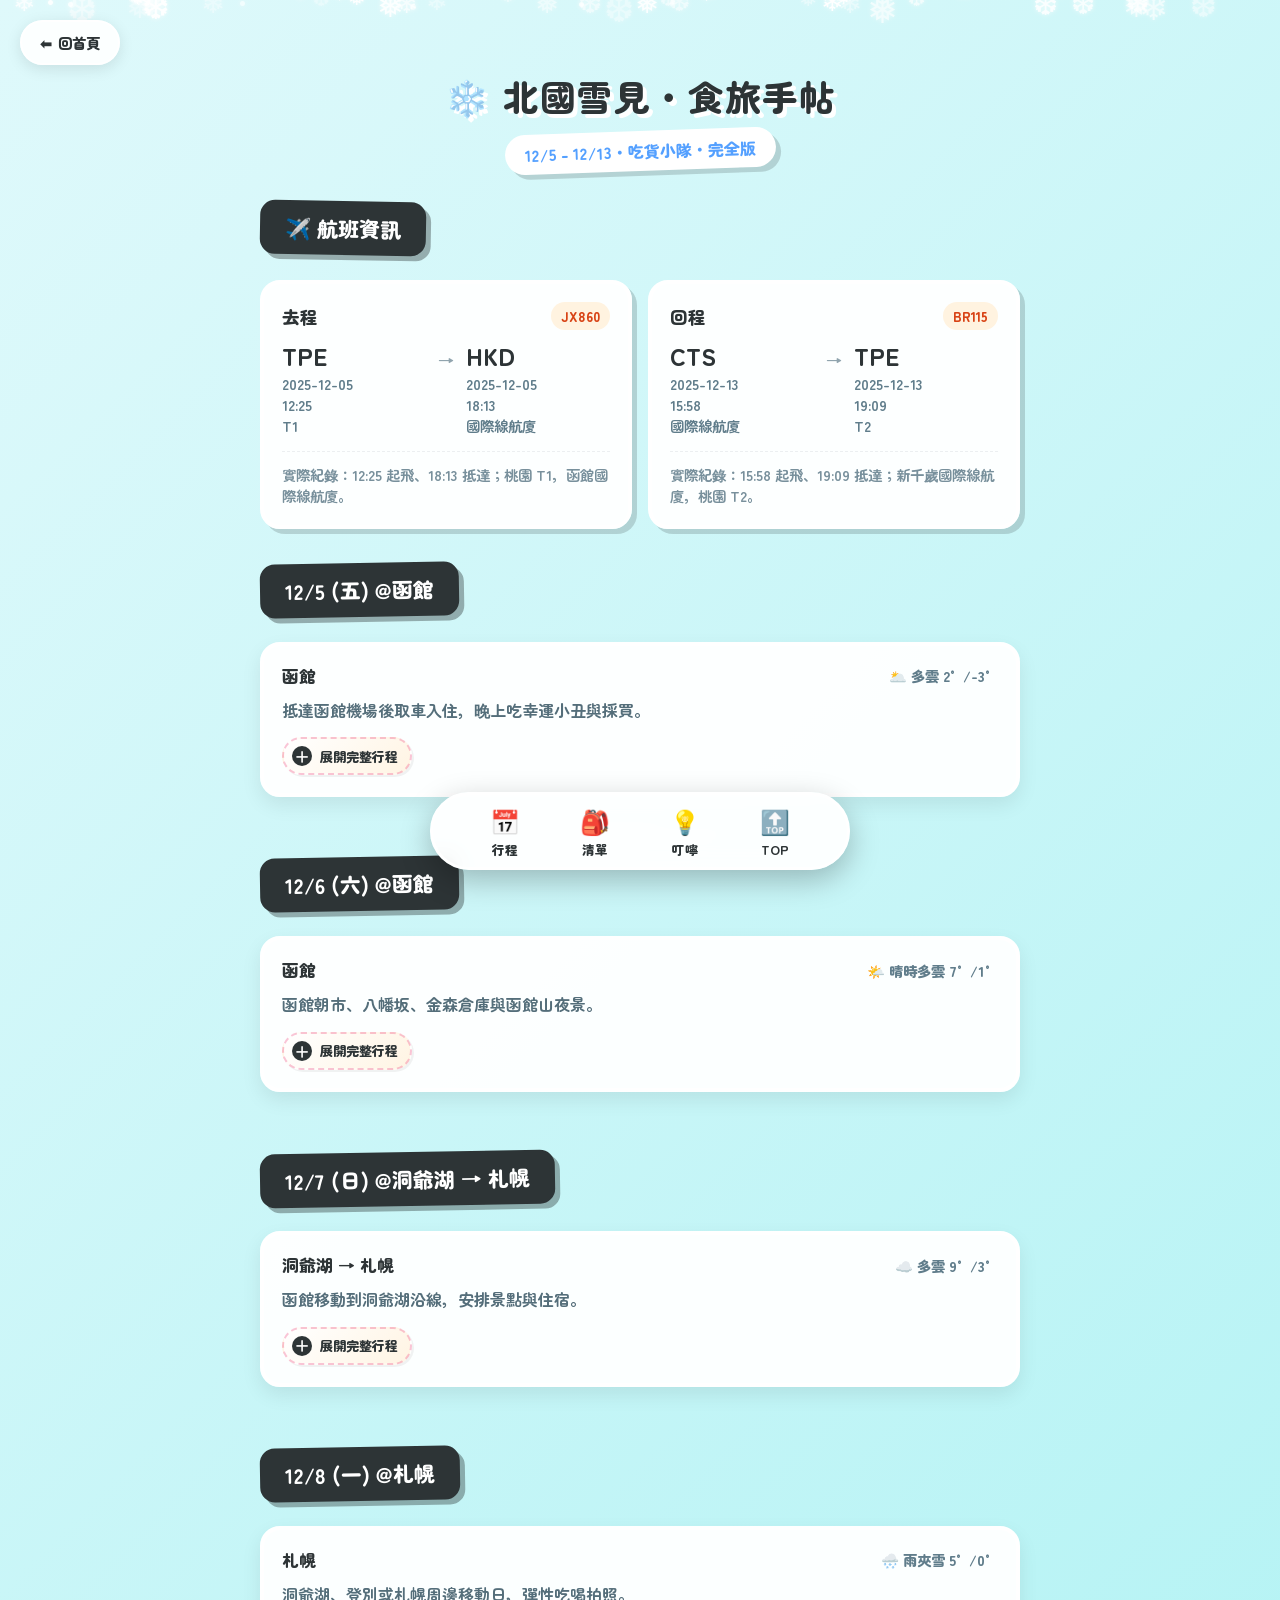
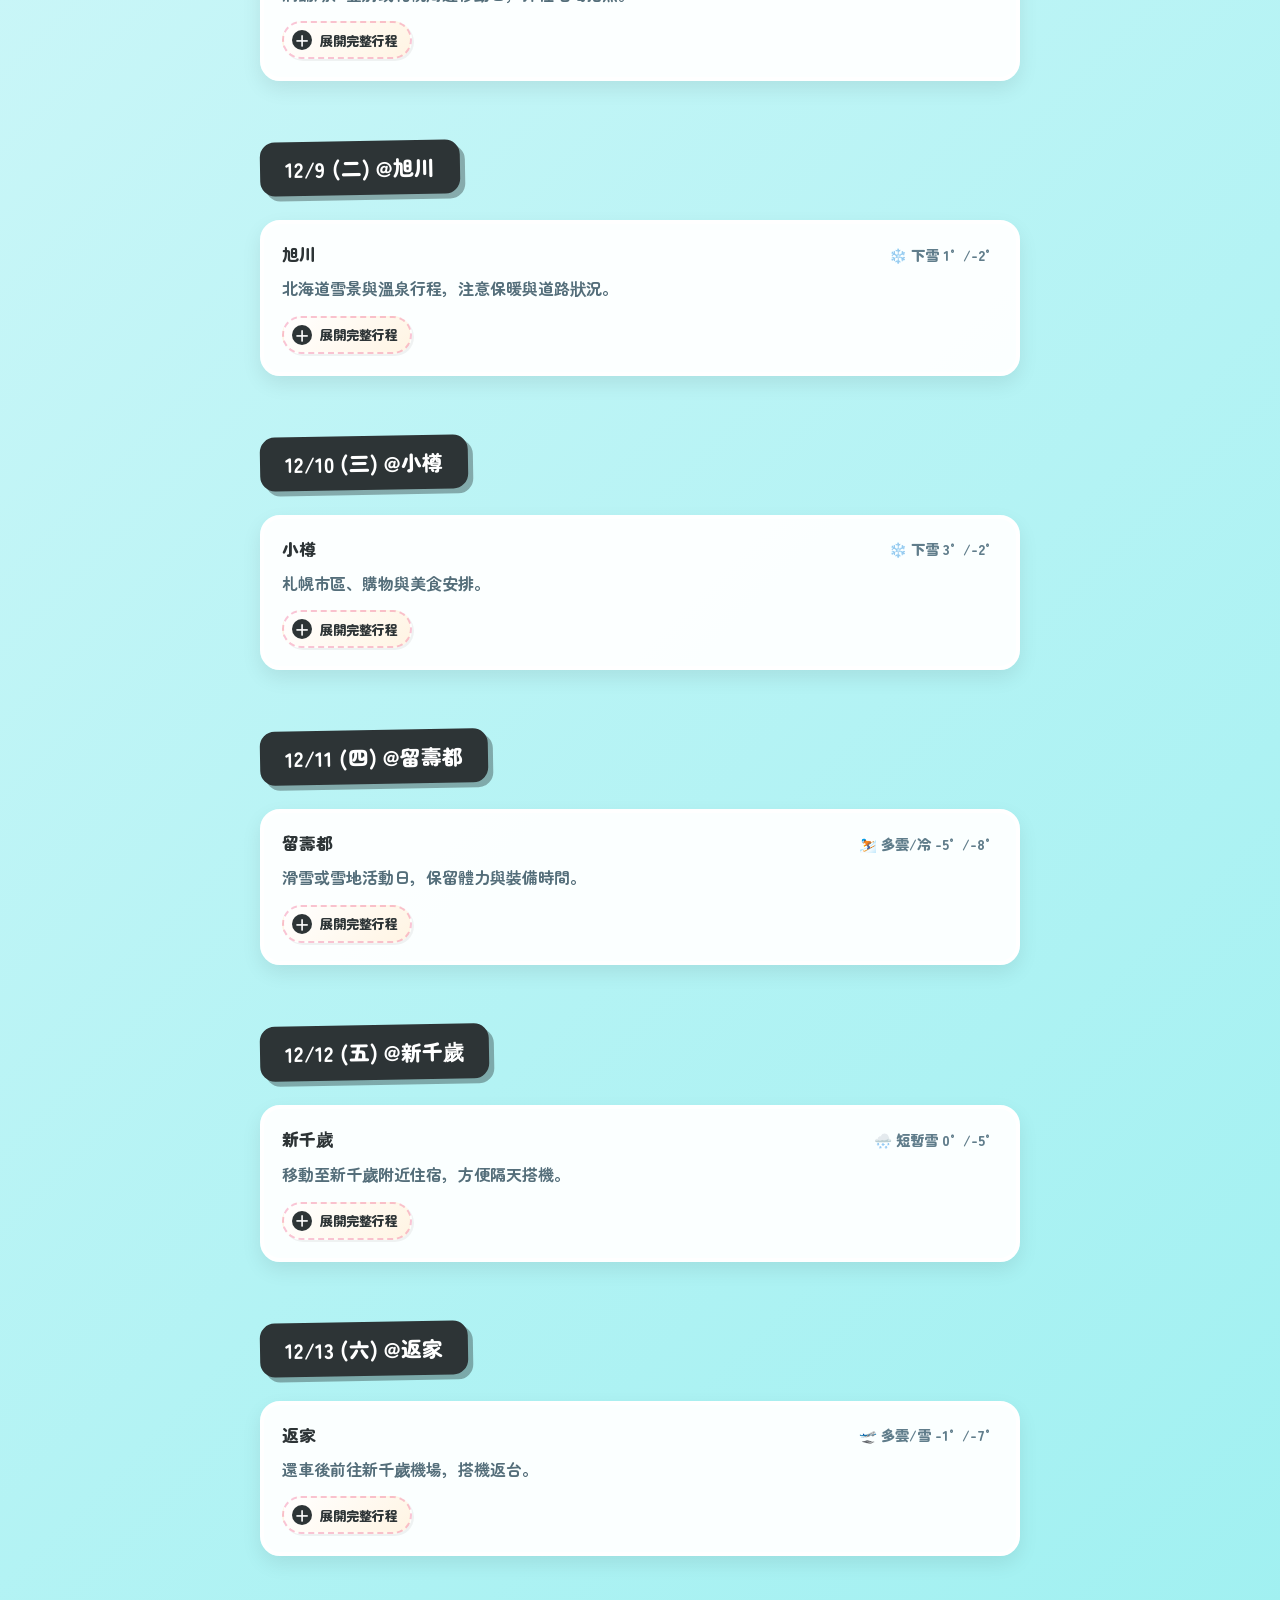
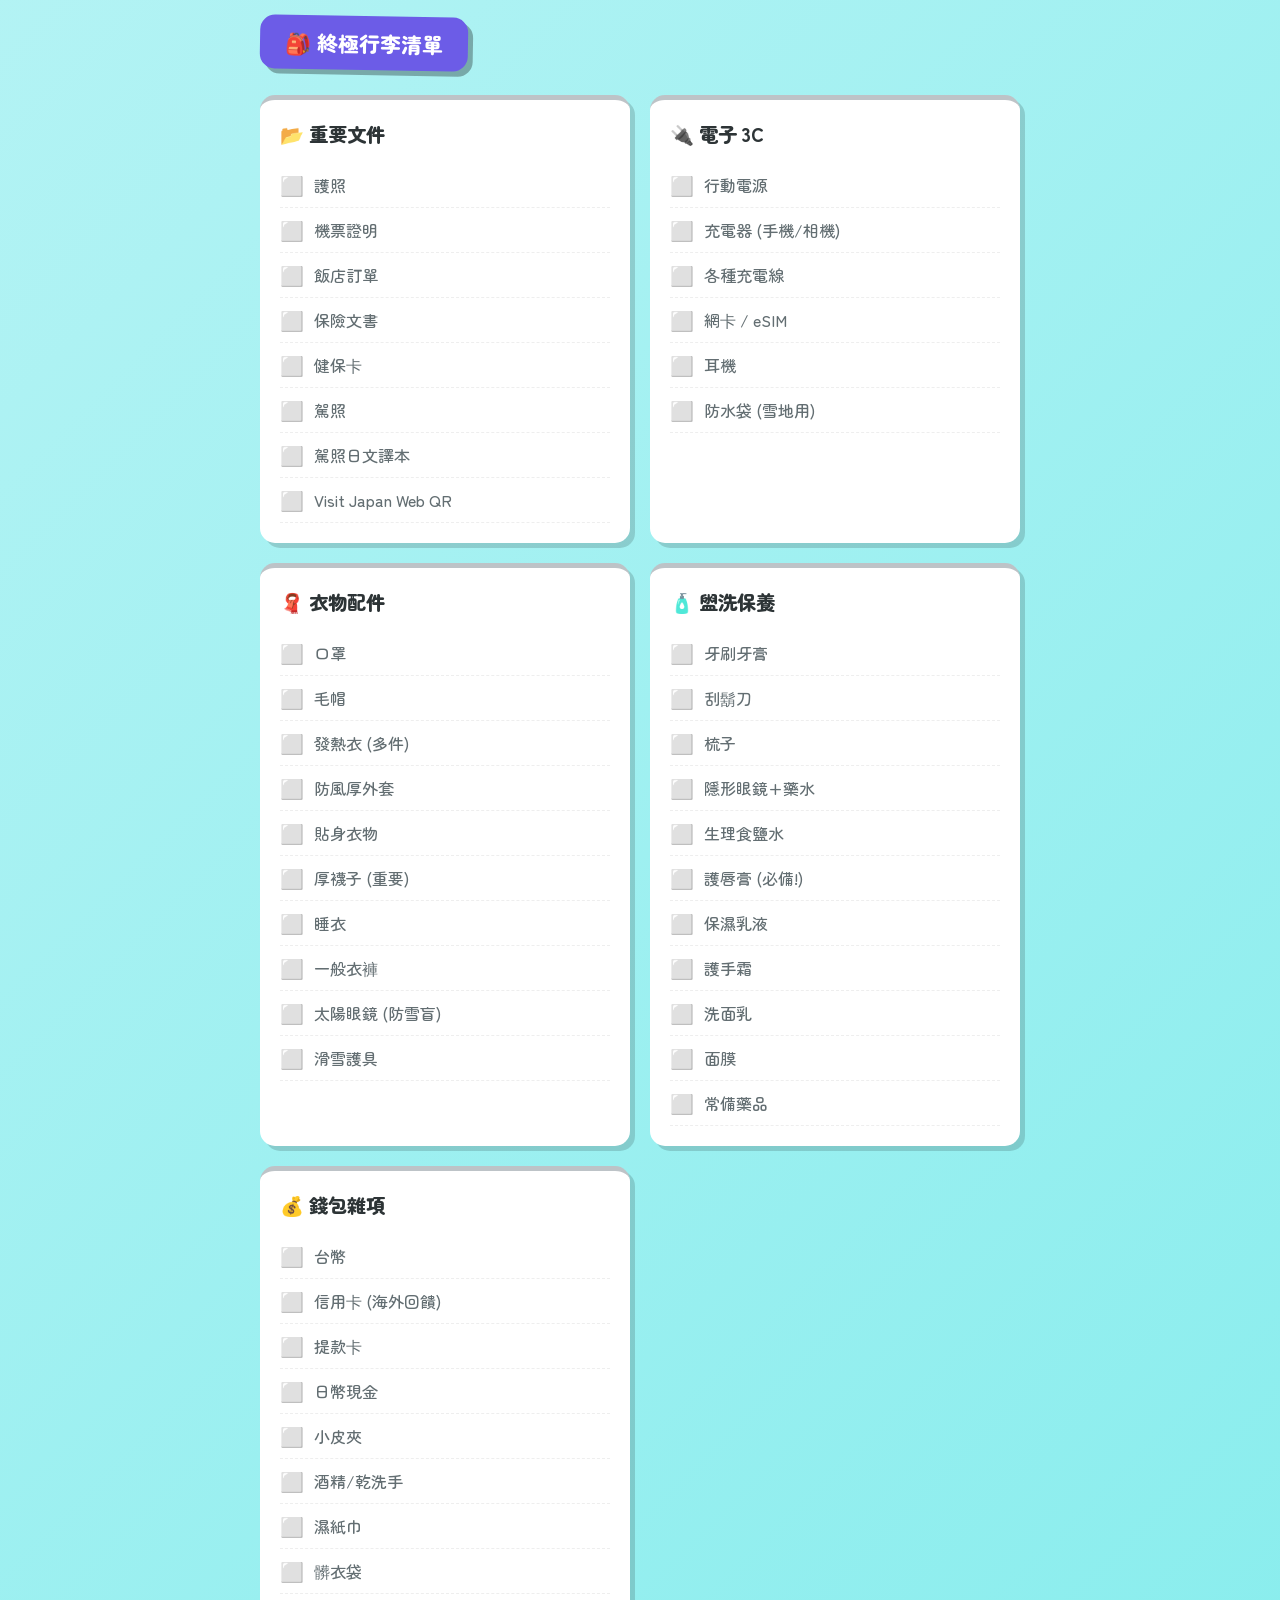
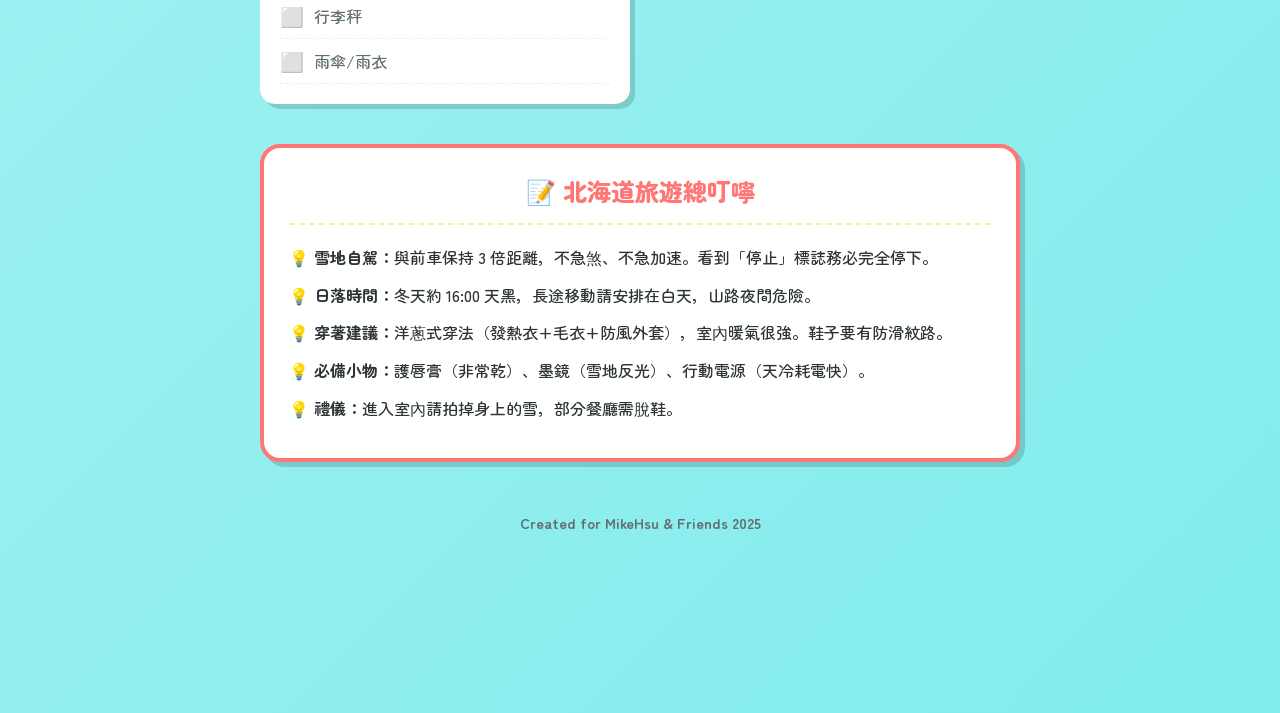
<file: 2025-Hokkaido.html>
<!DOCTYPE html>
<html lang="zh-Hant">
<head>
    <meta charset="UTF-8">
    <meta name="viewport" content="width=device-width, initial-scale=1.0">
    <title>❄️ 北國雪見・食旅手帖 (完整版)</title>
    <link rel="preconnect" href="https://fonts.googleapis.com">
    <link rel="preconnect" href="https://fonts.gstatic.com" crossorigin>
    <link href="https://fonts.googleapis.com/css2?family=Zen+Maru+Gothic:wght@400;500;700;900&display=swap" rel="stylesheet">
    
    <style>
        /* * 🎨 V6.0 風格：各種繽紛、貼紙滿滿、細節滿滿
         */
        :root {
            --c-bg-top: #dff9fb;
            --c-bg-bot: #c7ecee;
            --c-primary: #2d3436;
            
            /* 分類色 */
            --c-food: #ff9f43;    /* 橘：吃 */
            --c-spot: #54a0ff;    /* 藍：玩 */
            --c-move: #8395a7;    /* 灰：行 */
            --c-shop: #fd79a8;    /* 粉：買 */
            --c-hotel: #a29bfe;   /* 紫：住 */

            --shadow-card: 5px 5px 0px rgba(0,0,0,0.15);
            --font-main: 'Zen Maru Gothic', sans-serif;
        }

        * { box-sizing: border-box; margin: 0; padding: 0; -webkit-tap-highlight-color: transparent; }

        body {
            font-family: var(--font-main);
            color: var(--c-primary);
            background: linear-gradient(135deg, var(--c-bg-top) 0%, #81ecec 100%);
            min-height: 100vh;
            padding-bottom: 120px;
            overflow-x: hidden;
        }

        /* ❄️ 背景雪花 (維持完美設定) */
        .snow-container { position: fixed; top: 0; left: 0; width: 100%; height: 100%; pointer-events: none; z-index: 0; }
        .snowflake {
            position: absolute; top: -20px; color: #fff; 
            text-shadow: 0 0 5px rgba(255,255,255,0.8);
            animation: fall linear infinite;
        }
        @keyframes fall { to { transform: translateY(110vh) rotate(360deg); } }

        /* 導航 */
        .navbar {
            position: fixed; bottom: 30px; left: 50%; transform: translateX(-50%);
            width: 92%; max-width: 420px;
            background: rgba(255, 255, 255, 0.95);
            backdrop-filter: blur(10px);
            border: 3px solid #fff; border-radius: 60px;
            box-shadow: 0 10px 30px rgba(0,0,0,0.25);
            z-index: 999;
            display: flex; justify-content: space-evenly; padding: 5px 0;
        }
        .nav-item {
            text-align: center; text-decoration: none; color: var(--c-primary);
            font-size: 0.8rem; font-weight: 800;
            display: flex; flex-direction: column; align-items: center;
            padding: 3px; border-radius: 10px; transition: background 0.2s;
        }
        .nav-item:active { background: #f1f2f6; transform: scale(0.95); }
        .nav-icon { font-size: 1.5rem; margin-bottom: 2px; }

        .container { max-width: 800px; margin: 0 auto; padding: 20px 20px 60px; position: relative; z-index: 1; }

        /* Header */
        header { text-align: center; padding: 50px 0 30px; }
        .main-title {
            font-size: 2.2rem; font-weight: 900; color: #2d3436;
            text-shadow: 4px 4px 0px #fff; margin-bottom: 10px; letter-spacing: 2px;
        }
        .sub-title {
            background: #fff; padding: 8px 20px; border-radius: 30px;
            font-size: 1rem; font-weight: 800; color: var(--c-spot);
            box-shadow: var(--shadow-card); transform: rotate(-2deg); display: inline-block;
        }

        /* 天氣卡 (維持好讀版) */
        .weather-card {
            background: rgba(255, 255, 255, 0.95);
            border-radius: 20px; padding: 20px; margin-bottom: 30px;
            border: 4px solid #fff; box-shadow: 0 8px 20px rgba(0,0,0,0.1);
        }
        .weather-top { display: flex; justify-content: space-between; align-items: center; margin-bottom: 15px; border-bottom: 2px dashed #dfe6e9; padding-bottom: 15px; }
        .w-icon { font-size: 3.5rem; filter: drop-shadow(0 5px 5px rgba(0,0,0,0.1)); }
        .w-temp-group { text-align: right; display: flex; align-items: center; gap: 15px; }
        .temp-box { text-align: center; }
        .temp-val { font-size: 2rem; font-weight: 900; line-height: 1; }
        .temp-label { font-size: 0.9rem; font-weight: 700; opacity: 0.7; margin-top: 5px; }
        .t-high { color: #ff6b6b; } .t-low { color: #54a0ff; }
        .weather-info { display: flex; justify-content: space-between; flex-wrap: wrap; gap: 10px; }
        .w-badge {
            background: #f1f2f6; padding: 8px 12px; border-radius: 10px;
            font-size: 1rem; font-weight: 700; color: #636e72; flex: 1; text-align: center;
            display: flex; align-items: center; justify-content: center; gap: 6px;
        }

        /* * 📅 行程時間軸 (細節版) */
        .day-section { margin-bottom: 60px; }
        .day-title {
            background: var(--c-primary); color: #fff; padding: 12px 25px;
            border-radius: 15px; font-size: 1.3rem; font-weight: 900;
            display: inline-block; margin-bottom: 25px; box-shadow: 5px 5px 0 rgba(0,0,0,0.3);
            transform: rotate(-1deg);
        }

        .timeline-container { padding-left: 25px; border-left: 6px dashed rgba(255,255,255,0.7); margin-left: 15px; }
        
        .timeline-card {
            position: relative; background: #fff; border-radius: 18px; padding: 18px; margin-bottom: 25px;
            border: 3px solid transparent; box-shadow: var(--shadow-card);
            transition: transform 0.1s; cursor: pointer; overflow: visible; /* 讓貼紙凸出去 */
        }
        .timeline-card:active { transform: scale(0.98); box-shadow: 2px 2px 0 rgba(0,0,0,0.1); }

        /* 左側連結球 */
        .timeline-card::before {
            content: ''; position: absolute; left: -37px; top: 25px;
            width: 18px; height: 18px; border-radius: 50%;
            background: #fff; border: 4px solid var(--c-primary); z-index: 1;
        }

        /* 類型樣式 */
        .c-food { border-color: var(--c-food); } .c-food::before { border-color: var(--c-food); background: #ffeaa7; }
        .c-spot { border-color: var(--c-spot); } .c-spot::before { border-color: var(--c-spot); background: #74b9ff; }
        .c-move { border-color: var(--c-move); } .c-move::before { border-color: var(--c-move); background: #dfe6e9; }
        .c-shop { border-color: var(--c-shop); } .c-shop::before { border-color: var(--c-shop); background: #ffcccc; }
        .c-hotel { border-color: var(--c-hotel); } .c-hotel::before { border-color: var(--c-hotel); background: #e0d4fc; }

        .card-inner { display: flex; align-items: flex-start; gap: 15px; }
        .t-time-group { display: flex; flex-direction: column; align-items: center; min-width: 65px; }
        .t-time-big { font-size: 1.8rem; font-weight: 900; color: #2d3436; line-height: 1; }
        .t-ampm { font-size: 1.4rem; font-weight: 700; color: #2d3436; }
        
        .t-detail { flex: 1; z-index: 2; position: relative; } /* 確保文字在貼紙上層 */
        .t-head { font-size: 1.25rem; font-weight: 800; color: #2d3436; margin-bottom: 8px; line-height: 1.3; }
        .t-desc { font-size: 1rem; color: #636e72; line-height: 1.6; font-weight: 500; }
        .t-note-mini { 
            display: inline-block; background: #ffeaa7; color: #d63031; 
            font-size: 0.8rem; padding: 2px 8px; border-radius: 4px; margin-top: 6px; font-weight: 700;
        }

        /* * 🎀 貼圖系統 (Stickers) */
        .sticker-box { position: absolute; width: 100%; height: 100%; top: 0; left: 0; pointer-events: none; overflow: hidden; border-radius: 15px; }
        .sticker {
            position: absolute; font-size: 2.2rem; 
            filter: drop-shadow(2px 2px 0px rgba(0,0,0,0.1));
            opacity: 0.9;
        }
        /* 隨機位置與動畫 */
        .s-pos-1 { top: -15px; right: -10px; transform: rotate(15deg); }
        .s-pos-2 { bottom: -10px; right: 10px; transform: rotate(-10deg) scale(0.8); }
        .s-pos-3 { top: 5px; right: 40px; transform: rotate(5deg) scale(0.6); opacity: 0.5; }

        /* * 🎒 行李清單 (分類版) */
        .checklist-wrapper { display: grid; grid-template-columns: repeat(auto-fit, minmax(280px, 1fr)); gap: 20px; }
        .cl-category { background: #fff; border-radius: 15px; padding: 20px; box-shadow: var(--shadow-card); border-top: 5px solid #bdc3c7; }
        .cl-title { font-size: 1.2rem; font-weight: 900; margin-bottom: 15px; color: #2d3436; display: flex; align-items: center; gap: 8px; }
        
        .cl-item {
            display: flex; align-items: center; gap: 10px; padding: 8px 0; border-bottom: 1px dashed #eee;
            font-size: 1rem; cursor: pointer; color: #636e72; font-weight: 500;
        }
        .cl-item.checked { color: #00b894; text-decoration: line-through; }
        .cl-checkbox { font-size: 1.2rem; }

        /* 🚨 總叮嚀 */
        .tips-section { background: #fff; border-radius: 20px; padding: 25px; border: 4px solid #ff7675; margin-top: 40px; box-shadow: var(--shadow-card); }
        .tips-title { color: #ff7675; font-size: 1.5rem; font-weight: 900; text-align: center; margin-bottom: 20px; border-bottom: 2px dashed #ffeaa7; padding-bottom: 15px; }
        .tip-item { margin-bottom: 12px; font-size: 1rem; line-height: 1.6; padding-left: 25px; position: relative; font-weight: 500; }
        .tip-item::before { content: '💡'; position: absolute; left: 0; top: 0; }

        /* Modal */
        .modal-overlay { position: fixed; top: 0; left: 0; width: 100%; height: 100%; background: rgba(45,52,54,0.9); z-index: 2000; display: none; justify-content: center; align-items: center; padding: 20px; }
        .modal-box { background: #fff; width: 100%; max-width: 500px; border-radius: 24px; padding: 30px; position: relative; animation: popUp 0.3s; }
        @keyframes popUp { from{transform:scale(0.8); opacity:0;} to{transform:scale(1); opacity:1;} }
        .m-map-btn { display:block; background:#54a0ff; color:#fff; text-align:center; padding:15px; border-radius:15px; text-decoration:none; font-weight:900; font-size:1.1rem; margin-top: 20px; box-shadow: 0 4px 0 #2e86de; }
        .m-map-btn:active { transform: translateY(2px); box-shadow: 0 2px 0 #2e86de; }

        /* 🏠 回首頁懸浮按鈕 */
.home-btn {
    position: fixed;
    top: 20px;
    left: 20px;
    z-index: 1000; /* 確保它浮在所有貼紙和特效上面 */
    background: rgba(255, 255, 255, 0.9);
    backdrop-filter: blur(5px);
    padding: 10px 18px;
    border-radius: 30px;
    box-shadow: 0 4px 15px rgba(0,0,0,0.1);
    text-decoration: none;
    color: var(--c-primary); /* 會自動跟隨該頁面的主題色變色！ */
    font-weight: 900;
    font-size: 0.9rem;
    display: flex;
    align-items: center;
    gap: 6px;
    transition: transform 0.2s;
    border: 2px solid #fff;
}

.home-btn:hover {
    transform: scale(1.05);
    background: #fff;
}

.home-btn:active {
    transform: scale(0.95);
}
    </style>
    <link rel="stylesheet" href="travel-style.css">
</head>
<body>
    <a href="index.html" class="home-btn">
    <span>⬅</span> 回首頁
</a>
    <div class="snow-container" id="snowContainer"></div>

    <div class="container">
        <header>
            <div class="main-title">❄️ 北國雪見・食旅手帖</div>
            <div class="sub-title">12/5 - 12/13・吃貨小隊・完全版</div>
        </header>

        <div id="itinerary-root"></div>

        <section id="checklist-section" style="margin-top: 60px;">
            <div class="day-title" style="background: #6c5ce7; transform: rotate(1deg);">🎒 終極行李清單</div>
            <div class="checklist-wrapper" id="checklist-root"></div>
        </section>

        <section class="tips-section" id="general-tips">
            <div class="tips-title">📝 北海道旅遊總叮嚀</div>
            <div class="tip-item"><strong>雪地自駕：</strong>與前車保持 3 倍距離，不急煞、不急加速。看到「停止」標誌務必完全停下。</div>
            <div class="tip-item"><strong>日落時間：</strong>冬天約 16:00 天黑，長途移動請安排在白天，山路夜間危險。</div>
            <div class="tip-item"><strong>穿著建議：</strong>洋蔥式穿法（發熱衣+毛衣+防風外套），室內暖氣很強。鞋子要有防滑紋路。</div>
            <div class="tip-item"><strong>必備小物：</strong>護唇膏（非常乾）、墨鏡（雪地反光）、行動電源（天冷耗電快）。</div>
            <div class="tip-item"><strong>禮儀：</strong>進入室內請拍掉身上的雪，部分餐廳需脫鞋。</div>
        </section>

        <div style="text-align: center; margin-top: 50px; color: #636e72; font-size: 0.9rem; font-weight: 700;">
            Created for MikeHsu & Friends 2025
        </div>
    </div>

    <nav class="navbar">
        <a href="#itinerary-root" class="nav-item"><span class="nav-icon">📅</span>行程</a>
        <a href="#checklist-section" class="nav-item"><span class="nav-icon">🎒</span>清單</a>
        <a href="#general-tips" class="nav-item"><span class="nav-icon">💡</span>叮嚀</a>
        <a href="#" class="nav-item" onclick="window.scrollTo(0,0)"><span class="nav-icon">🔝</span>TOP</a>
    </nav>

    <div class="modal-overlay" id="modal">
        <div class="modal-box">
            <button onclick="closeModal()" style="position:absolute; right:20px; top:20px; border:none; background:none; font-size:1.5rem; cursor:pointer;">✕</button>
            <h2 id="m-title" style="color:#2d3436; margin-bottom:5px; font-size:1.6rem;">標題</h2>
            <div id="m-time" style="color:#636e72; font-weight:700; margin-bottom:15px; font-size:0.9rem;"></div>
            
            <div style="background:#f1f2f6; padding:15px; border-radius:12px; margin-bottom:15px; font-size:1.05rem; line-height:1.6;" id="m-desc">內容</div>
            
            <div id="m-note-box" style="display:none; margin-bottom:15px;">
                <span style="background:#ff7675; color:#fff; padding:4px 10px; border-radius:8px; font-size:0.85rem; font-weight:bold;">重點筆記</span>
                <p id="m-note" style="margin-top:8px; font-weight:700; color:#d63031;"></p>
            </div>

            <a id="m-map" href="#" target="_blank" class="m-map-btn">📍 Google Maps 導航</a>
        </div>
    </div>

    <script>
        // ❄️ 暴風雪製造機
        const snowContainer = document.getElementById('snowContainer');
        for(let i=0; i<60; i++){ 
            const div = document.createElement('div');
            div.className = 'snowflake';
            div.textContent = ['❄','❅','❆','•'][Math.floor(Math.random()*4)];
            div.style.left = Math.random()*100 + 'vw';
            div.style.fontSize = (Math.random()*1.5+0.8)+'em';
            div.style.animationDuration = (Math.random()*5+4)+'s';
            div.style.animationDelay = Math.random()*5+'s';
            div.style.opacity = Math.random()*0.6 + 0.4;
            snowContainer.appendChild(div);
        }

        // 📅 行程資料庫 (完全恢復細節 + 貼圖定義)
        const itineraryDB = [
            {
                date: "12/5 (五)", location: "函館",
                weather: { high: "2°", low: "-3°", feel: "-6°", icon: "🌥️", desc: "多雲", sun: "06:55 / 16:00" },
                events: [
                    { time: "18:13", type: "move", title: "抵達函館機場", desc: "JX860 實際 12:25 TPE (T1) → 18:13 HKD。出關找租車櫃台。", note: "記得拿 Expressway Pass", stickers: ["✈️","🇯🇵"] },
                    { time: "17:00", type: "move", title: "機場租車 & Check-in", desc: "開車前往住宿 (約18分)。天黑請慢行。", stickers: ["🚗","💨"] },
                    { time: "20:00", type: "food", title: "幸運小丑漢堡", desc: "函館必吃！推薦中華炸雞漢堡。", stickers: ["🍔","🤡","😋"] },
                    { time: "22:00", type: "shop", title: "MaxValu 超市", desc: "採買這幾天的水、零食、飲料。", stickers: ["🛒","🛍️","🍓"] }
                ]
            },
            {
                date: "12/6 (六)", location: "函館",
                weather: { high: "7°", low: "1°", feel: "-1°", icon: "🌤️", desc: "晴時多雲", sun: "06:56 / 16:00" },
                events: [
                    { time: "07:00", type: "food", title: "函館朝市", desc: "早餐吃海鮮丼，體驗釣烏賊。", stickers: ["🦑","🍱","🌅"] },
                    { time: "09:00", type: "spot", title: "八幡坂 & 金森倉庫", desc: "超美坡道散步，紅磚倉庫逛街拍照。", stickers: ["📸","🧱"] },
                    { time: "10:30", type: "food", title: "Pastry Snaffles", desc: "必吃：起司蛋糕 (Catchcakes)！", stickers: ["🍰","🧀"] },
                    { time: "12:00", type: "move", title: "湯の浜ホテル", desc: "備案：如果累了可以去泡日歸溫泉。", stickers: ["♨️","💆"] },
                    { time: "15:00", type: "spot", title: "五稜郭塔", desc: "看星之夢點燈 (17:00起)。", note: "建議黃昏時段上去", stickers: ["⭐","🗼","✨"] },
                    { time: "17:00", type: "food", title: "阿佐利壽喜燒", desc: "百年老店 A5 和牛壽喜燒。", note: "已預約！", stickers: ["🥩","🍲","🔥"] },
                    { time: "19:00", type: "spot", title: "函館山夜景", desc: "搭纜車看百萬夜景，注意保暖。", stickers: ["🌃","🚠","🥶"] }
                ]
            },
            {
                date: "12/7 (日)", location: "洞爺湖 → 札幌",
                weather: { high: "9°", low: "3°", feel: "1°", icon: "☁️", desc: "多雲", sun: "06:58 / 16:00" },
                events: [
                    { time: "07:00", type: "food", title: "麥當勞", desc: "快速早餐，準備長途移動。", stickers: ["🍟","☕"] },
                    { time: "08:00", type: "move", title: "前往洞爺湖", desc: "車程約 2.5 小時 (MapCode: 321 518 465*81)。", stickers: ["🚙","🗺️"] },
                    { time: "11:00", type: "food", title: "仙堂庵 (午餐)", desc: "洞爺湖周邊用餐。", stickers: ["🍜","🥢"] },
                    { time: "13:00", type: "spot", title: "昭和新山熊牧場", desc: "可以買蘋果餵熊！超可愛。", stickers: ["🐻","🍎"] },
                    { time: "15:00", type: "spot", title: "洞爺湖散策", desc: "備案：有珠山口纜車 (視天氣決定)。", stickers: ["🌊","🚠"] },
                    { time: "18:00", type: "move", title: "前往札幌", desc: "開車回札幌 Check-in。", stickers: ["🏨","🔑"] },
                    { time: "20:00", type: "food", title: "鳥貴族 / 串鳥", desc: "晚餐吃串燒居酒屋，放鬆一下。", stickers: ["🍺","🍢","🍻"] },
                    { time: "22:00", type: "shop", title: "MaxValu 補貨", desc: "如果你們還逛得動的話。", stickers: ["🛒"] }
                ]
            },
            {
                date: "12/8 (一)", location: "札幌",
                weather: { high: "5°", low: "0°", feel: "-4°", icon: "🌨️", desc: "雨夾雪", sun: "07:00 / 16:00" },
                events: [
                    { time: "09:00", type: "spot", title: "北海道神宮", desc: "參拜、買 Hello Kitty 御守、六花亭判官餅。", stickers: ["⛩️","🙏","🍘"] },
                    { time: "10:30", type: "spot", title: "白色戀人公園", desc: "參觀餅乾工廠，拍照打卡。", stickers: ["🍪","🏰","❄️"] },
                    { time: "12:00", type: "food", title: "狸小路湯咖哩", desc: "午餐：札幌必吃香料湯咖哩。", stickers: ["🍛","🌶️"] },
                    { time: "14:00", type: "shop", title: "狸小路逛街", desc: "藥妝、唐吉訶德。推薦：BARISTART COFFEE。", stickers: ["🛍️","☕","🥛"] },
                    { time: "16:00", type: "spot", title: "札幌啤酒博物館", desc: "紅磚建築拍照，了解啤酒歷史。", stickers: ["🍺","🧱"] },
                    { time: "18:00", type: "food", title: "成吉思汗燒肉", desc: "啤酒園吃羊肉燒烤！", note: "已預約", stickers: ["🥩","🔥","🐑"] },
                    { time: "22:00", type: "food", title: "Sandria 本店", desc: "24hr 三明治店，買明天早餐！", stickers: ["🥪","🍳"] }
                ]
            },
            {
                date: "12/9 (二)", location: "旭川",
                weather: { high: "1°", low: "-2°", feel: "-7°", icon: "❄️", desc: "下雪", sun: "07:02 / 15:58" },
                events: [
                    { time: "07:00", type: "move", title: "前往旭川", desc: "早起出發！車程約 2 小時 10 分。", stickers: ["🚙","🥱","❄️"] },
                    { time: "09:00", type: "spot", title: "旭山動物園", desc: "重點：11:00 企鵝散步！提早卡位。", stickers: ["🐧","🐾","🤩"] },
                    { time: "12:00", type: "food", title: "午餐：Donya", desc: "動物園附近用餐。", stickers: ["🍱"] },
                    { time: "13:00", type: "spot", title: "Ken & Mary 之樹", desc: "美瑛拼布之路拍照。", stickers: ["🌲","📷"] },
                    { time: "14:00", type: "spot", title: "青池 & 白鬚瀑布", desc: "夢幻雪景與藍色池水。", stickers: ["💎","🌊","🧊"] },
                    { time: "17:00", type: "move", title: "回札幌", desc: "長途駕駛回札幌 (約 2.5hr)。", stickers: ["🚙","🌙"] },
                    { time: "20:00", type: "food", title: "元祖拉麵橫丁", desc: "晚餐：在薄野吃暖呼呼的拉麵。", stickers: ["🍜","🍥"] }
                ]
            },
            {
                date: "12/10 (三)", location: "小樽",
                weather: { high: "3°", low: "-2°", feel: "-6°", icon: "❄️", desc: "下雪", sun: "07:01 / 16:00" },
                events: [
                    { time: "08:00", type: "move", title: "前往小樽", desc: "車程約 45 分鐘。", stickers: ["🚗"] },
                    { time: "10:00", type: "food", title: "三角市場", desc: "早餐吃爆帝王蟹、海鮮丼。", stickers: ["🦀","🐟","🍚"] },
                    { time: "12:00", type: "spot", title: "小樽運河散策", desc: "散步拍照。", stickers: ["🚶","🌉"] },
                    { time: "13:00", type: "food", title: "甜點巡禮", desc: "北果樓(泡芙)、LeTAO(紅茶巧克力)、北一硝子(冰淇淋)。", stickers: ["🍦","🍰","🧁"] },
                    { time: "16:00", type: "spot", title: "朝里車站", desc: "無人車站拍海景雪景。", stickers: ["🚉","🌊"] },
                    { time: "19:00", type: "food", title: "焼肉割烹 はじめ", desc: "回札幌吃高級燒肉。", note: "已預約", stickers: ["🥩","🍷","✨"] }
                ]
            },
            {
                date: "12/11 (四)", location: "留壽都",
                weather: { high: "-5°", low: "-8°", feel: "-12°", icon: "⛷️", desc: "多雲/冷", sun: "07:02 / 16:00" },
                events: [
                    { time: "07:00", type: "move", title: "前往留壽都", desc: "移動日 (約 90 分鐘)。", stickers: ["🏔️","🚙"] },
                    { time: "10:00", type: "spot", title: "租雪具", desc: "裝備單號：25110600014。", stickers: ["🎿","🏂"] },
                    { time: "11:00", type: "spot", title: "滑雪教練課", desc: "初學者課程開始！注意安全。", stickers: ["⛷️","🎓","🤕"] },
                    { time: "17:00", type: "food", title: "Yo-chan", desc: "周邊人氣食堂晚餐。", stickers: ["🍲","🥢"] },
                    { time: "19:00", type: "hotel", title: "飯店溫泉", desc: "北翼 6F，滑雪後泡湯是天堂。", stickers: ["♨️","🧖‍♀️","🧖‍♂️"] }
                ]
            },
            {
                date: "12/12 (五)", location: "新千歲",
                weather: { high: "0°", low: "-5°", feel: "-9°", icon: "🌨️", desc: "短暫雪", sun: "07:02 / 16:00" },
                events: [
                    { time: "11:00", type: "spot", title: "自由滑雪", desc: "把握最後 5 小時滑雪時光。", stickers: ["⛷️","🏂","❄️"] },
                    { time: "17:00", type: "food", title: "市區火鍋", desc: "千歲市區找火鍋店暖暖身。", stickers: ["🍲","🥬"] },
                    { time: "19:00", type: "move", title: "機場住宿", desc: "住機場附近方便明天搭機。", stickers: ["🛏️","💤"] }
                ]
            },
            {
                date: "12/13 (六)", location: "返家",
                weather: { high: "-1°", low: "-7°", feel: "-10°", icon: "🛫", desc: "多雲/雪", sun: "07:03 / 16:00" },
                events: [
                    { time: "09:00", type: "shop", title: "Aeon & Rera", desc: "最後衝刺買伴手禮、補貨。", stickers: ["🛍️","🎁"] },
                    { time: "12:00", type: "move", title: "還車", desc: "前往租車公司還車，搭接駁車去機場。", stickers: ["🚗","👋"] },
                    { time: "15:58", type: "move", title: "BR115 飛台北", desc: "15:58 CTS 國際線航廈 → 19:09 TPE (T2)。滿載回憶回家囉！", stickers: ["✈️","🇹🇼","❤️"] }
                ]
            }
        ];

        // 🎒 完整行李清單資料
        const checklistData = {
            "📂 重要文件": ["護照", "機票證明", "飯店訂單", "保險文書", "健保卡", "駕照", "駕照日文譯本", "Visit Japan Web QR"],
            "🔌 電子 3C": ["行動電源", "充電器 (手機/相機)", "各種充電線", "網卡 / eSIM", "耳機", "防水袋 (雪地用)"],
            "🧣 衣物配件": ["口罩", "毛帽", "發熱衣 (多件)", "防風厚外套", "貼身衣物", "厚襪子 (重要)", "睡衣", "一般衣褲", "太陽眼鏡 (防雪盲)", "滑雪護具"],
            "🧴 盥洗保養": ["牙刷牙膏", "刮鬍刀", "梳子", "隱形眼鏡+藥水", "生理食鹽水", "護唇膏 (必備!)", "保濕乳液", "護手霜", "洗面乳", "面膜", "常備藥品"],
            "💰 錢包雜項": ["台幣", "信用卡 (海外回饋)", "提款卡", "日幣現金", "小皮夾", "酒精/乾洗手", "濕紙巾", "髒衣袋", "行李秤", "雨傘/雨衣"]
        };

        const daySummaries = [
            "抵達函館機場後取車入住，晚上吃幸運小丑與採買。",
            "函館朝市、八幡坂、金森倉庫與函館山夜景。",
            "函館移動到洞爺湖沿線，安排景點與住宿。",
            "洞爺湖、登別或札幌周邊移動日，彈性吃喝拍照。",
            "北海道雪景與溫泉行程，注意保暖與道路狀況。",
            "札幌市區、購物與美食安排。",
            "滑雪或雪地活動日，保留體力與裝備時間。",
            "移動至新千歲附近住宿，方便隔天搭機。",
            "還車後前往新千歲機場，搭機返台。"
];
        window.travelPageData = {
            storageKey: "hokkaido2025",
            mapRegion: "北海道",
            flights: [
            {
                        "direction": "去程",
                        "date": "2025-12-05",
                        "flightNo": "JX860",
                        "depart": {
                                    "airport": "TPE",
                                    "terminal": "T1",
                                    "time": "12:25"
                        },
                        "arrive": {
                                    "airport": "HKD",
                                    "terminal": "國際線航廈",
                                    "time": "18:13"
                        },
                        "note": "實際紀錄：12:25 起飛、18:13 抵達；桃園 T1，函館國際線航廈。"
            },
            {
                        "direction": "回程",
                        "date": "2025-12-13",
                        "flightNo": "BR115",
                        "depart": {
                                    "airport": "CTS",
                                    "terminal": "國際線航廈",
                                    "time": "15:58"
                        },
                        "arrive": {
                                    "airport": "TPE",
                                    "terminal": "T2",
                                    "time": "19:09"
                        },
                        "note": "實際紀錄：15:58 起飛、19:09 抵達；新千歲國際線航廈，桃園 T2。"
            }
],
            days: itineraryDB.map((day, index) => ({
                ...day,
                summary: day.summary || daySummaries[index] || ''
            })),
            checklist: checklistData,
            tips: []
        };
    </script>
    <script src="travel-page.js"></script>
</body>

</html>
</file>
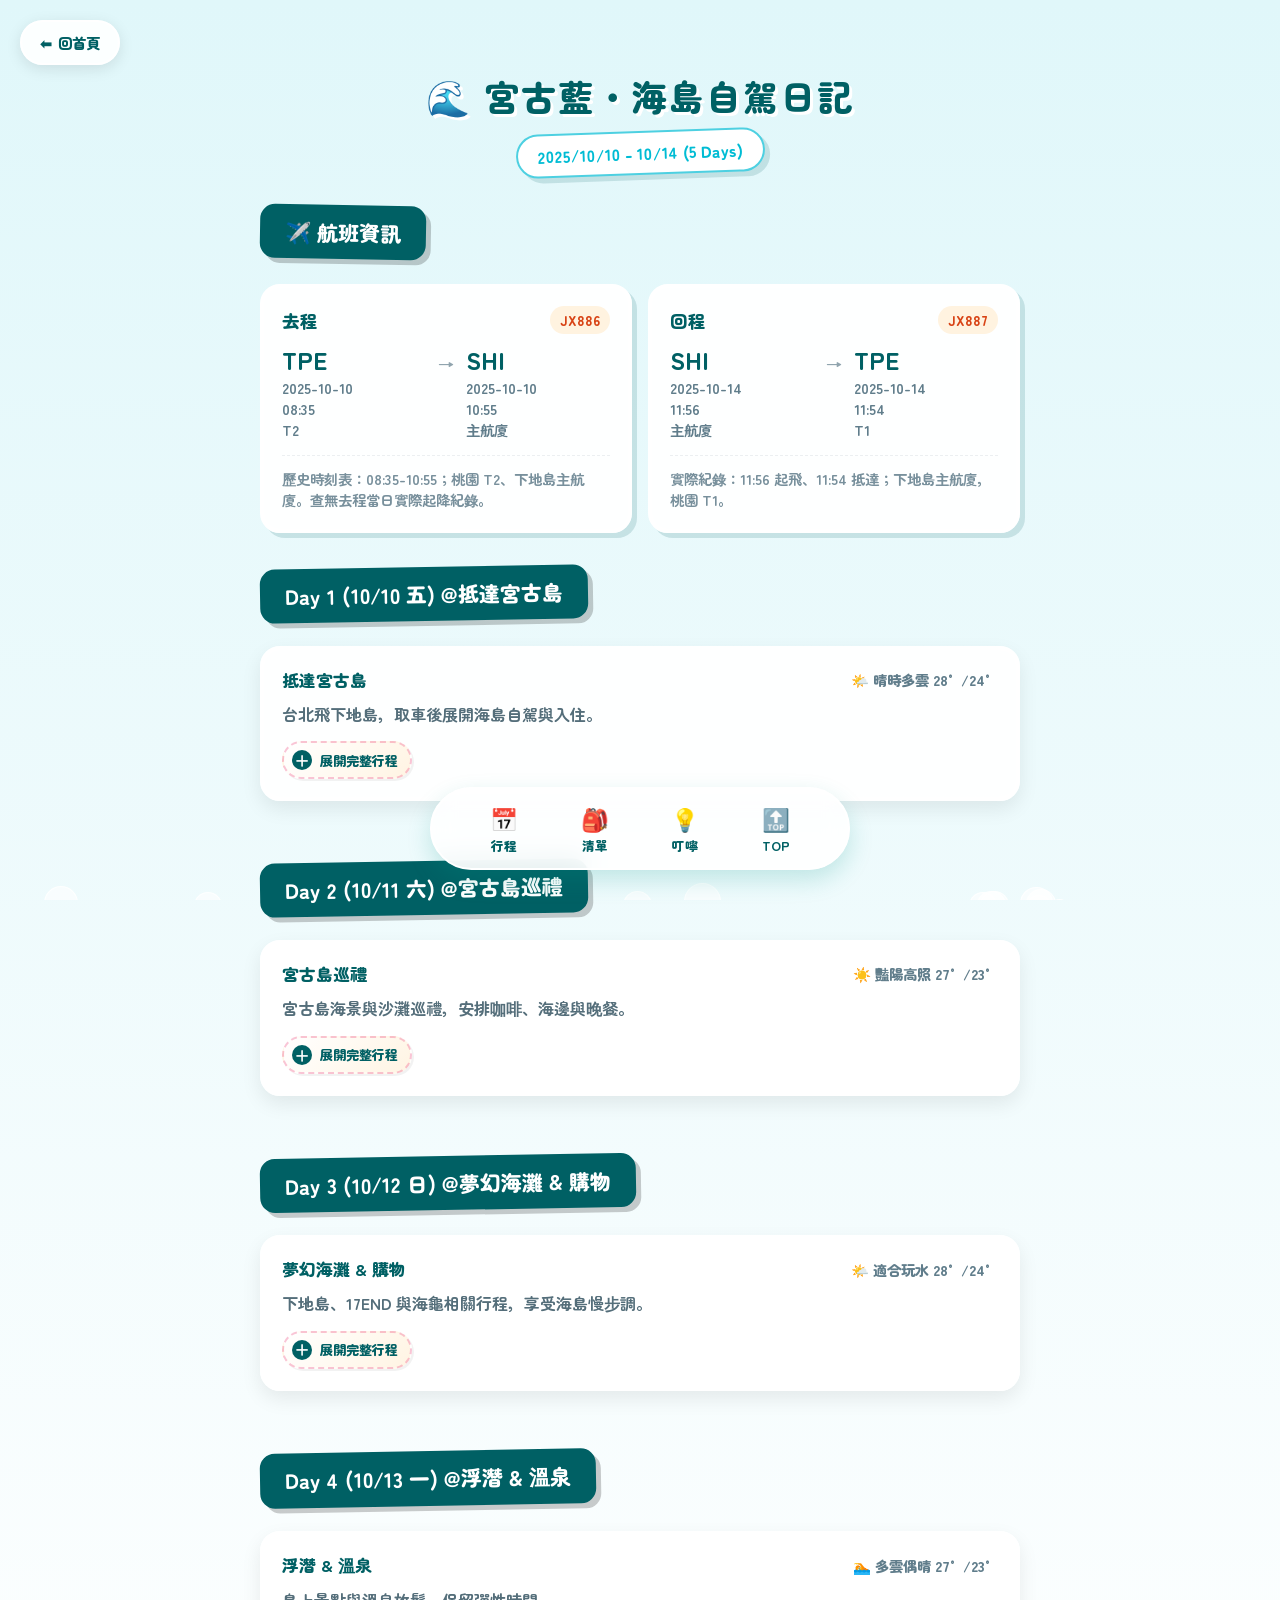
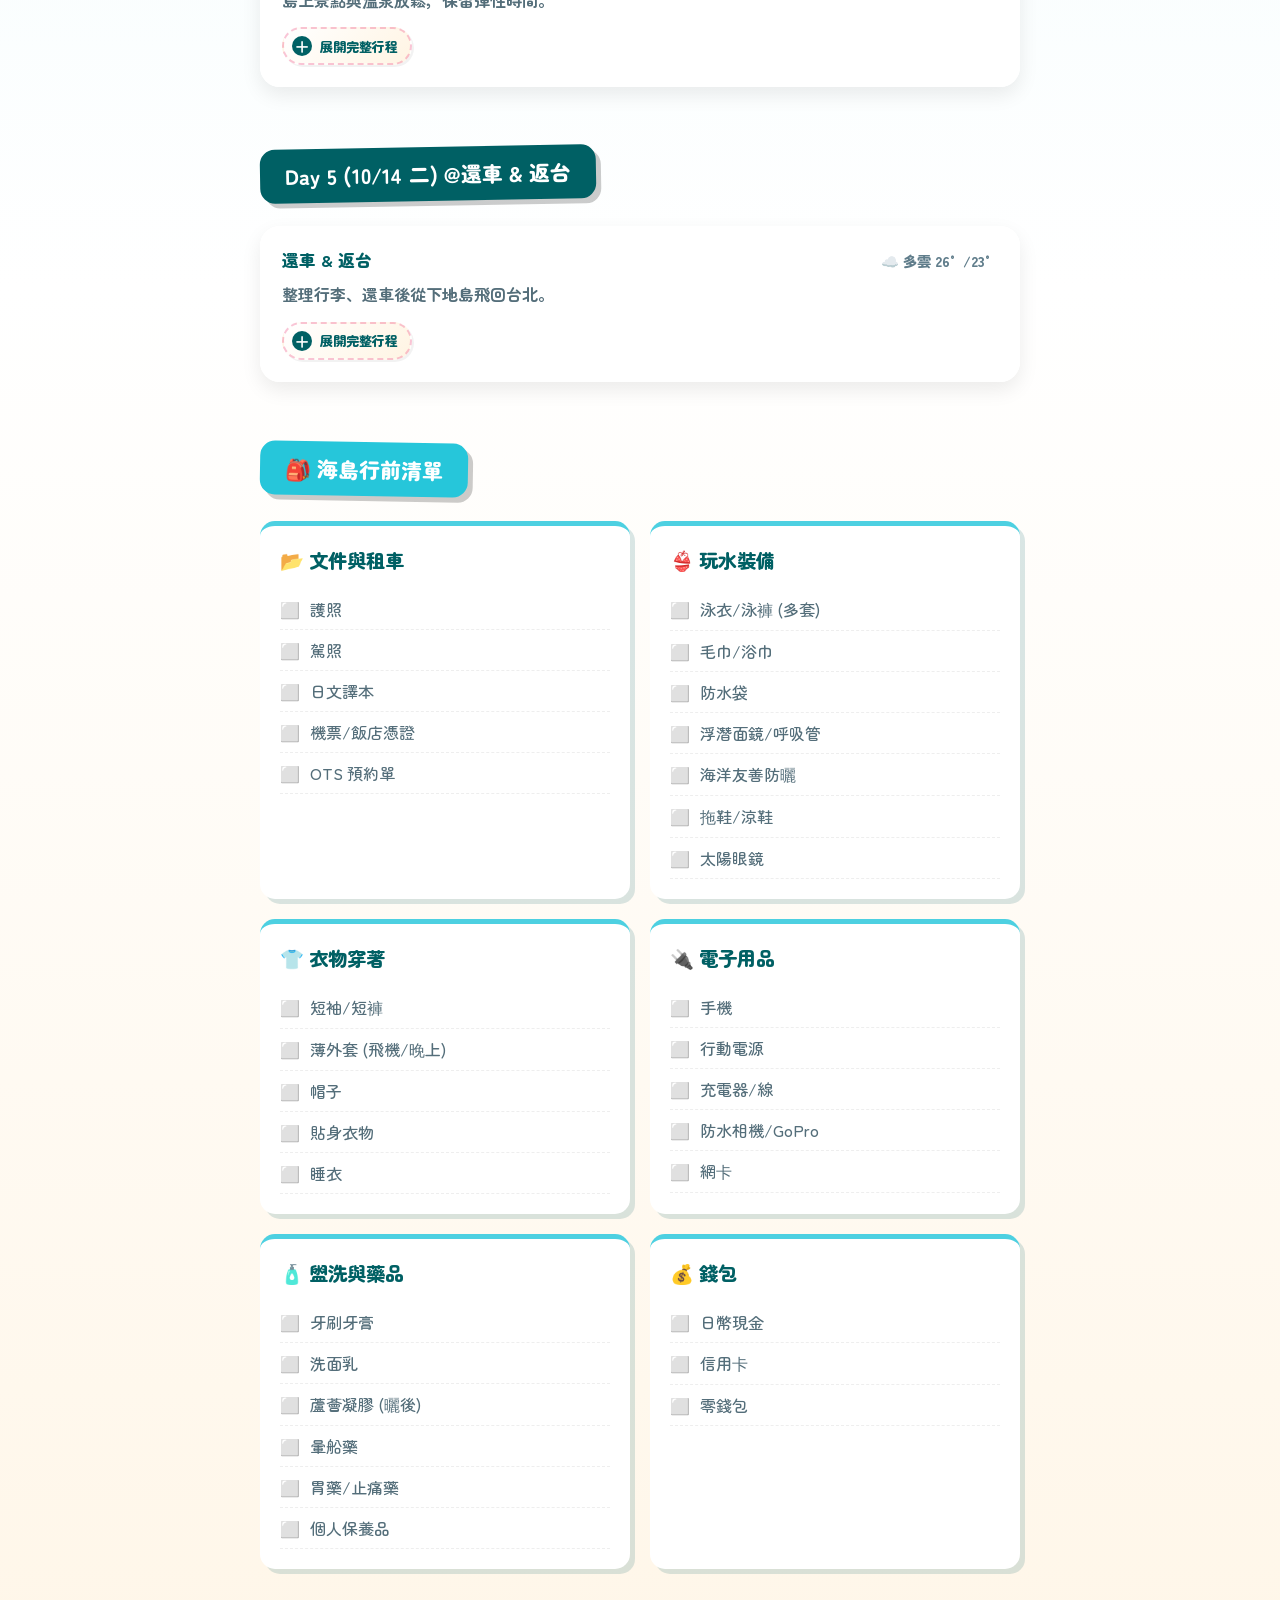
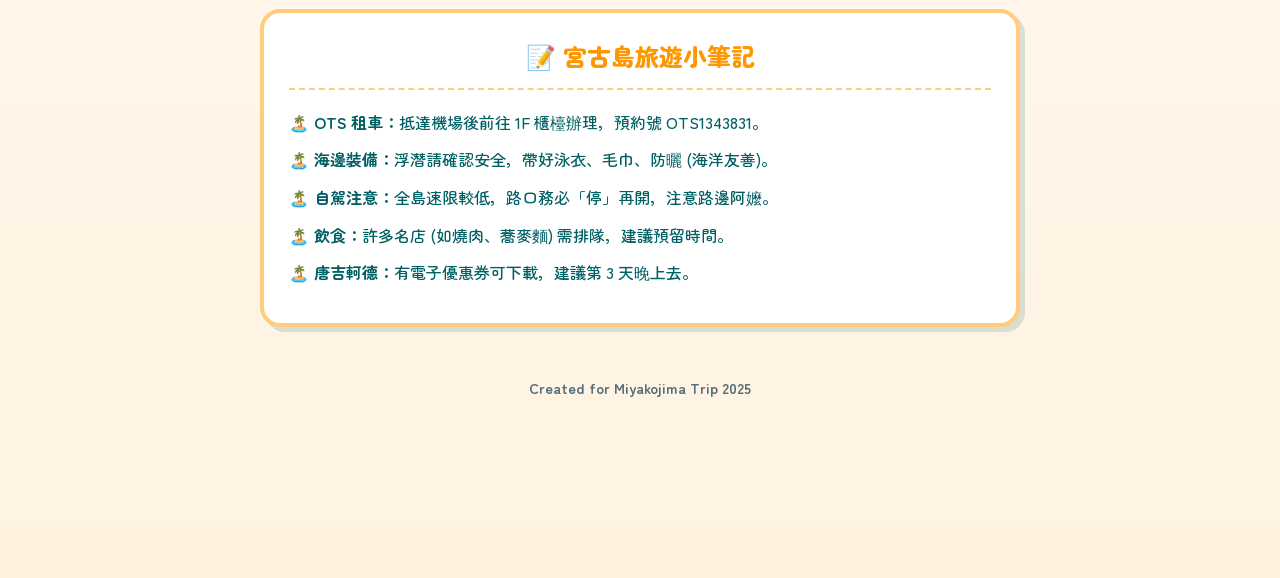
<file: 2025-MiyakoIsland.html>
<!DOCTYPE html>
<html lang="zh-Hant">
<head>
    <meta charset="UTF-8">
    <meta name="viewport" content="width=device-width, initial-scale=1.0">
    <title>🌊 宮古藍・海島自駕日記</title>
    <link rel="preconnect" href="https://fonts.googleapis.com">
    <link rel="preconnect" href="https://fonts.gstatic.com" crossorigin>
    <link href="https://fonts.googleapis.com/css2?family=Zen+Maru+Gothic:wght@400;500;700;900&display=swap" rel="stylesheet">
    
    <style>
        /* * 🎨 宮古島主題：Tiffany藍、沙灘金、熱帶紅 */
        :root {
            --c-bg-top: #e0f7fa;   /* 淺藍天/淺海 */
            --c-bg-bot: #fff3e0;   /* 溫暖沙灘 */
            --c-primary: #006064;  /* 深海藍文字 */
            
            /* 分類色 */
            --c-food: #ffcc80;    /* 芒果黃：美食 */
            --c-spot: #4dd0e1;    /* 宮古藍：景點 */
            --c-move: #90a4ae;    /* 道路灰：移動 */
            --c-shop: #f48fb1;    /* 扶桑粉：購物 */
            --c-hotel: #ce93d8;   /* 夕陽紫：住宿 */

            --shadow-card: 5px 5px 0px rgba(0,96,100,0.15);
            --font-main: 'Zen Maru Gothic', sans-serif;
        }

        * { box-sizing: border-box; margin: 0; padding: 0; -webkit-tap-highlight-color: transparent; }

        body {
            font-family: var(--font-main);
            color: var(--c-primary);
            background: linear-gradient(180deg, var(--c-bg-top) 0%, #ffffff 50%, var(--c-bg-bot) 100%);
            min-height: 100vh;
            padding-bottom: 120px;
            overflow-x: hidden;
        }

        /* 🫧 海底氣泡特效 */
        .bubble-container { position: fixed; top: 0; left: 0; width: 100%; height: 100%; pointer-events: none; z-index: 0; overflow: hidden; }
        .bubble {
            position: absolute; bottom: -20px;
            background: rgba(255, 255, 255, 0.6);
            border-radius: 50%;
            border: 1px solid rgba(255, 255, 255, 0.8);
            animation: rise linear infinite;
        }
        @keyframes rise {
            0% { transform: translateY(0) scale(1); opacity: 0.8; }
            100% { transform: translateY(-120vh) scale(1.5); opacity: 0; }
        }

        /* 導航 */
        .navbar {
            position: fixed; bottom: 30px; left: 50%; transform: translateX(-50%);
            width: 92%; max-width: 420px;
            background: rgba(255, 255, 255, 0.9);
            backdrop-filter: blur(12px);
            border: 2px solid #fff; border-radius: 60px;
            box-shadow: 0 10px 25px rgba(0, 150, 136, 0.2);
            z-index: 999;
            display: flex; justify-content: space-evenly; padding: 8px 0;
        }
        .nav-item {
            text-align: center; text-decoration: none; color: var(--c-primary);
            font-size: 0.8rem; font-weight: 800;
            display: flex; flex-direction: column; align-items: center;
            padding: 5px; border-radius: 10px; transition: background 0.2s;
        }
        .nav-item:active { background: #b2ebf2; transform: scale(0.95); }
        .nav-icon { font-size: 1.4rem; margin-bottom: 2px; }

        .container { max-width: 800px; margin: 0 auto; padding: 20px 20px 60px; position: relative; z-index: 1; }

        /* Header */
        header { text-align: center; padding: 50px 0 30px; }
        .main-title {
            font-size: 2.2rem; font-weight: 900; color: #006064;
            text-shadow: 3px 3px 0px #fff; margin-bottom: 10px; letter-spacing: 2px;
        }
        .sub-title {
            background: #fff; padding: 8px 20px; border-radius: 30px;
            font-size: 1rem; font-weight: 800; color: #00bcd4;
            box-shadow: var(--shadow-card); transform: rotate(-2deg); display: inline-block;
            border: 2px solid #4dd0e1;
        }

        /* 天氣卡 */
        .weather-card {
            background: rgba(255, 255, 255, 0.9);
            border-radius: 20px; padding: 20px; margin-bottom: 30px;
            border: 4px solid #fff; box-shadow: 0 8px 20px rgba(0,0,0,0.08);
        }
        .weather-top { display: flex; justify-content: space-between; align-items: center; margin-bottom: 15px; border-bottom: 2px dashed #b2ebf2; padding-bottom: 15px; }
        .w-icon { font-size: 3.5rem; filter: drop-shadow(0 5px 5px rgba(0,0,0,0.1)); }
        .w-temp-group { text-align: right; display: flex; align-items: center; gap: 15px; }
        .temp-box { text-align: center; }
        .temp-val { font-size: 2rem; font-weight: 900; line-height: 1; }
        .temp-label { font-size: 0.9rem; font-weight: 700; opacity: 0.7; margin-top: 5px; }
        .t-high { color: #ff9800; } .t-low { color: #00bcd4; }
        .weather-info { display: flex; justify-content: space-between; flex-wrap: wrap; gap: 10px; }
        .w-badge {
            background: #e0f7fa; padding: 8px 12px; border-radius: 10px;
            font-size: 1rem; font-weight: 700; color: #006064; flex: 1; text-align: center;
            display: flex; align-items: center; justify-content: center; gap: 6px;
        }

        /* 行程時間軸 */
        .day-section { margin-bottom: 60px; }
        .day-title {
            background: var(--c-primary); color: #fff; padding: 12px 25px;
            border-radius: 15px; font-size: 1.3rem; font-weight: 900;
            display: inline-block; margin-bottom: 25px; box-shadow: 5px 5px 0 rgba(0,0,0,0.2);
            transform: rotate(-1deg);
        }

        .timeline-container { padding-left: 25px; border-left: 6px dashed #90a4ae; margin-left: 15px; }
        
        .timeline-card {
            position: relative; background: #fff; border-radius: 18px; padding: 18px; margin-bottom: 25px;
            border: 3px solid transparent; box-shadow: var(--shadow-card);
            transition: transform 0.1s; cursor: pointer; overflow: visible;
        }
        .timeline-card:active { transform: scale(0.98); box-shadow: 2px 2px 0 rgba(0,0,0,0.1); }
        .timeline-card::before {
            content: ''; position: absolute; left: -37px; top: 25px;
            width: 18px; height: 18px; border-radius: 50%;
            background: #fff; border: 4px solid var(--c-primary); z-index: 1;
        }

        /* 類型樣式 - 海島版 */
        .c-food { border-color: var(--c-food); } .c-food::before { border-color: var(--c-food); background: #ffe0b2; }
        .c-spot { border-color: var(--c-spot); } .c-spot::before { border-color: var(--c-spot); background: #b2ebf2; }
        .c-move { border-color: var(--c-move); } .c-move::before { border-color: var(--c-move); background: #cfd8dc; }
        .c-shop { border-color: var(--c-shop); } .c-shop::before { border-color: var(--c-shop); background: #f8bbd0; }
        .c-hotel { border-color: var(--c-hotel); } .c-hotel::before { border-color: var(--c-hotel); background: #e1bee7; }

        .card-inner { display: flex; align-items: flex-start; gap: 15px; }
        .t-time-group { display: flex; flex-direction: column; align-items: center; min-width: 65px; }
        .t-time-big { font-size: 1.4rem; font-weight: 900; color: #006064; line-height: 1; }
        .t-ampm { font-size: 0.8rem; font-weight: 700; color: #78909c; }
        .t-detail { flex: 1; z-index: 2; position: relative; }
        .t-head { font-size: 1.25rem; font-weight: 800; color: #006064; margin-bottom: 8px; line-height: 1.3; }
        .t-desc { font-size: 1rem; color: #546e7a; line-height: 1.6; font-weight: 500; }
        .t-note-mini { 
            display: inline-block; background: #b2ebf2; color: #006064; 
            font-size: 0.8rem; padding: 2px 8px; border-radius: 4px; margin-top: 6px; font-weight: 700;
        }

        /* 貼圖 */
        .sticker-box { position: absolute; width: 100%; height: 100%; top: 0; left: 0; pointer-events: none; overflow: hidden; border-radius: 15px; }
        .sticker {
            position: absolute; font-size: 2.2rem; filter: drop-shadow(2px 2px 0px rgba(0,0,0,0.1)); opacity: 0.95;
        }
        .s-pos-1 { top: -15px; right: -10px; transform: rotate(15deg); }
        .s-pos-2 { bottom: -10px; right: 10px; transform: rotate(-10deg) scale(0.8); }
        .s-pos-3 { top: 5px; right: 40px; transform: rotate(5deg) scale(0.6); opacity: 0.5; }

        /* 行李清單 */
        .checklist-wrapper { display: grid; grid-template-columns: repeat(auto-fit, minmax(280px, 1fr)); gap: 20px; }
        .cl-category { background: #fff; border-radius: 15px; padding: 20px; box-shadow: var(--shadow-card); border-top: 5px solid #4dd0e1; }
        .cl-title { font-size: 1.2rem; font-weight: 900; margin-bottom: 15px; color: #006064; }
        .cl-item { display: flex; align-items: center; gap: 10px; padding: 8px 0; border-bottom: 1px dashed #eee; font-size: 1rem; cursor: pointer; color: #546e7a; font-weight: 500; }
        .cl-item.checked { color: #009688; text-decoration: line-through; }

        /* 總叮嚀 */
        .tips-section { background: #fff; border-radius: 20px; padding: 25px; border: 4px solid #ffcc80; margin-top: 40px; box-shadow: var(--shadow-card); }
        .tips-title { color: #ff9800; font-size: 1.5rem; font-weight: 900; text-align: center; margin-bottom: 20px; border-bottom: 2px dashed #ffcc80; padding-bottom: 15px; }
        .tip-item { margin-bottom: 12px; font-size: 1rem; line-height: 1.6; padding-left: 25px; position: relative; font-weight: 500; }
        .tip-item::before { content: '🏝️'; position: absolute; left: 0; top: 0; }

        /* Modal */
        .modal-overlay { position: fixed; top: 0; left: 0; width: 100%; height: 100%; background: rgba(0, 96, 100, 0.9); z-index: 2000; display: none; justify-content: center; align-items: center; padding: 20px; }
        .modal-box { background: #fff; width: 100%; max-width: 500px; border-radius: 24px; padding: 30px; position: relative; animation: popUp 0.3s; }
        @keyframes popUp { from{transform:scale(0.8); opacity:0;} to{transform:scale(1); opacity:1;} }
        .m-map-btn { display:block; background:#00bcd4; color:#fff; text-align:center; padding:15px; border-radius:15px; text-decoration:none; font-weight:900; font-size:1.1rem; margin-top: 20px; box-shadow: 0 4px 0 #0097a7; }
        /* 🏠 回首頁懸浮按鈕 */
.home-btn {
    position: fixed;
    top: 20px;
    left: 20px;
    z-index: 1000; /* 確保它浮在所有貼紙和特效上面 */
    background: rgba(255, 255, 255, 0.9);
    backdrop-filter: blur(5px);
    padding: 10px 18px;
    border-radius: 30px;
    box-shadow: 0 4px 15px rgba(0,0,0,0.1);
    text-decoration: none;
    color: var(--c-primary); /* 會自動跟隨該頁面的主題色變色！ */
    font-weight: 900;
    font-size: 0.9rem;
    display: flex;
    align-items: center;
    gap: 6px;
    transition: transform 0.2s;
    border: 2px solid #fff;
}

.home-btn:hover {
    transform: scale(1.05);
    background: #fff;
}

.home-btn:active {
    transform: scale(0.95);
}
    </style>
    <link rel="stylesheet" href="travel-style.css">
</head>
<body>
    <a href="index.html" class="home-btn">
    <span>⬅</span> 回首頁
</a>
    <div class="bubble-container" id="bubbleContainer"></div>

    <div class="container">
        <header>
            <div class="main-title">🌊 宮古藍・海島自駕日記</div>
            <div class="sub-title">2025/10/10 - 10/14 (5 Days)</div>
        </header>

        <div id="itinerary-root"></div>

        <section id="checklist-section" style="margin-top: 60px;">
            <div class="day-title" style="background: #26c6da; transform: rotate(1deg);">🎒 海島行前清單</div>
            <div class="checklist-wrapper" id="checklist-root"></div>
        </section>

        <section class="tips-section" id="general-tips">
            <div class="tips-title">📝 宮古島旅遊小筆記</div>
            <div class="tip-item"><strong>OTS 租車：</strong>抵達機場後前往 1F 櫃檯辦理，預約號 OTS1343831。</div>
            <div class="tip-item"><strong>海邊裝備：</strong>浮潛請確認安全，帶好泳衣、毛巾、防曬 (海洋友善)。</div>
            <div class="tip-item"><strong>自駕注意：</strong>全島速限較低，路口務必「停」再開，注意路邊阿嬤。</div>
            <div class="tip-item"><strong>飲食：</strong>許多名店 (如燒肉、蕎麥麵) 需排隊，建議預留時間。</div>
            <div class="tip-item"><strong>唐吉軻德：</strong>有電子優惠券可下載，建議第 3 天晚上去。</div>
        </section>

        <div style="text-align: center; margin-top: 50px; color: #546e7a; font-size: 0.9rem; font-weight: 700;">
            Created for Miyakojima Trip 2025
        </div>
    </div>

    <nav class="navbar">
        <a href="#itinerary-root" class="nav-item"><span class="nav-icon">📅</span>行程</a>
        <a href="#checklist-section" class="nav-item"><span class="nav-icon">🎒</span>清單</a>
        <a href="#general-tips" class="nav-item"><span class="nav-icon">💡</span>叮嚀</a>
        <a href="#" class="nav-item" onclick="window.scrollTo(0,0)"><span class="nav-icon">🔝</span>TOP</a>
    </nav>

    <div class="modal-overlay" id="modal">
        <div class="modal-box">
            <button onclick="closeModal()" style="position:absolute; right:20px; top:20px; border:none; background:none; font-size:1.5rem; cursor:pointer;">✕</button>
            <h2 id="m-title" style="color:#006064; margin-bottom:5px; font-size:1.6rem;">標題</h2>
            <div id="m-time" style="color:#78909c; font-weight:700; margin-bottom:15px; font-size:0.9rem;"></div>
            
            <div style="background:#e0f7fa; padding:15px; border-radius:12px; margin-bottom:15px; font-size:1.05rem; line-height:1.6;" id="m-desc">內容</div>
            
            <div id="m-note-box" style="display:none; margin-bottom:15px;">
                <span style="background:#ffcc80; color:#e65100; padding:4px 10px; border-radius:8px; font-size:0.85rem; font-weight:bold;">重點筆記</span>
                <p id="m-note" style="margin-top:8px; font-weight:700; color:#e65100;"></p>
            </div>

            <a id="m-map" href="#" target="_blank" class="m-map-btn">📍 Google Maps 導航</a>
        </div>
    </div>

    <script>
        // 🫧 氣泡生成器
        const bubbleContainer = document.getElementById('bubbleContainer');
        for(let i=0; i<20; i++){ 
            const div = document.createElement('div');
            div.className = 'bubble';
            div.style.left = Math.random()*100 + 'vw';
            const size = Math.random()*30 + 10; 
            div.style.width = size + 'px';
            div.style.height = size + 'px';
            div.style.animationDuration = (Math.random()*10+5)+'s';
            div.style.animationDelay = Math.random()*5+'s';
            bubbleContainer.appendChild(div);
        }

        // 📅 行程資料庫 (根據您提供的文字檔)
        const itineraryDB = [
            {
                date: "Day 1 (10/10 五)", location: "抵達宮古島",
                weather: { high: "28°", low: "24°", feel: "30°", icon: "🌤️", desc: "晴時多雲", sun: "06:30 / 18:10" },
                events: [
                    { time: "08:35", type: "move", title: "搭機 JX886", desc: "08:35 TPE (T2) → 10:55 SHI 下地島機場。", stickers: ["✈️","🏝️"] },
                    { time: "11:00", type: "move", title: "OTS 租車", desc: "1F 國內線抵達處。預約號：OTS1343831。", stickers: ["🚗","🔑"] },
                    { time: "13:00", type: "food", title: "New-Hamaya", desc: "午餐吃沖繩麵 (註1)。", stickers: ["🍜","😋"] },
                    { time: "14:00", type: "spot", title: "17END & 通池", desc: "絕美海景與潟湖 (註2、3)。吃 EIGHT smoothie's (註25)。", stickers: ["🌊","🥤"] },
                    { time: "16:00", type: "hotel", title: "飯店 Check-in", desc: "入住放行李，到 sunset beach 散步看夕陽 (註4)。", stickers: ["🏨","🌅"] },
                    { time: "18:00", type: "food", title: "宮古牛晚餐", desc: "Nakao 燒肉 (註5) 或 宮古牛鐵板燒 (註6)。", stickers: ["🥩","🔥"] }
                ]
            },
            {
                date: "Day 2 (10/11 六)", location: "宮古島巡禮",
                weather: { high: "27°", low: "23°", feel: "29°", icon: "☀️", desc: "豔陽高照", sun: "06:31 / 18:09" },
                events: [
                    { time: "09:00", type: "spot", title: "宮古神社", desc: "日本最南端神社參拜 (註7)。", stickers: ["⛩️","🙏"] },
                    { time: "10:00", type: "food", title: "Monte Doll", desc: "甜點咖啡時間 (註8)。", stickers: ["🍰","☕"] },
                    { time: "11:00", type: "spot", title: "海中公園", desc: "觀察水下魚群與珊瑚 (註9)。", stickers: ["🐠","🪸"] },
                    { time: "13:00", type: "food", title: "HARRY'S 蝦蝦飯", desc: "人氣餐車美食 (註10)。", stickers: ["🍤","🚌"] },
                    { time: "14:00", type: "spot", title: "雪鹽工廠", desc: "參觀製鹽過程，買伴手禮 (註11)。", stickers: ["🧂","🍦"] },
                    { time: "16:00", type: "spot", title: "平良海灘", desc: "踏浪、看海、放空 (註12)。", stickers: ["🏖️","👣"] },
                    { time: "18:00", type: "food", title: "阿古豬涮涮鍋", desc: "晚餐：宮古牛與阿古豬火鍋 (註13)。", stickers: ["🍲","🥓"] }
                ]
            },
            {
                date: "Day 3 (10/12 日)", location: "夢幻海灘 & 購物",
                weather: { high: "28°", low: "24°", feel: "31°", icon: "🌤️", desc: "適合玩水", sun: "06:32 / 18:08" },
                events: [
                    { time: "10:00", type: "spot", title: "熱帶植物園", desc: "散步拍照 (註14)。", stickers: ["🌴","🌺"] },
                    { time: "12:00", type: "food", title: "古謝蕎麥麵", desc: "傳說中最強蕎麥麵 (註15、26)。需排隊。", stickers: ["🍜","🔥"] },
                    { time: "14:00", type: "spot", title: "夢幻海灘", desc: "湛藍海水與白沙 (註16)。", stickers: ["🌊","👙"] },
                    { time: "15:00", type: "spot", title: "龍宮城觀景台", desc: "眺望海景 (註17)。吃有機果園甜點 (註18)。", stickers: ["🔭","🍧"] },
                    { time: "17:00", type: "food", title: "Doug's Burger", desc: "知名多汁漢堡 (註19)。", stickers: ["🍔","🍟"] },
                    { time: "19:00", type: "shop", title: "唐吉軻德", desc: "瘋狂採購日用品、零食 (註20)。記得用優惠券。", stickers: ["🛍️","🐧"] }
                ]
            },
            {
                date: "Day 4 (10/13 一)", location: "浮潛 & 溫泉",
                weather: { high: "27°", low: "23°", feel: "29°", icon: "🏊", desc: "多雲偶晴", sun: "06:33 / 18:07" },
                events: [
                    { time: "09:00", type: "spot", title: "新城海灘浮潛", desc: "看珊瑚與熱帶魚 (註21)。確認裝備安全。", stickers: ["🤿","🐠"] },
                    { time: "12:00", type: "food", title: "丸吉食堂", desc: "在地人氣傳統食堂 (註22)。", stickers: ["🍚","🥢"] },
                    { time: "14:00", type: "spot", title: "仲原鍾乳洞", desc: "天然鐘乳石景觀 (註23)。注意腳步。", stickers: ["🕳️","🔦"] },
                    { time: "15:00", type: "hotel", title: "黃金溫泉", desc: "SHIGIRA 溫泉放鬆身心 (註24)。", stickers: ["♨️","💆"] },
                    { time: "18:00", type: "food", title: "晚餐自理", desc: "補吃口袋名單，或隨意挑選。", stickers: ["🍽️","🤔"] },
                    { time: "20:00", type: "shop", title: "San-A 超市", desc: "最後補貨、買酒回飯店 (註27)。", stickers: ["🛒","🍺"] }
                ]
            },
            {
                date: "Day 5 (10/14 二)", location: "還車 & 返台",
                weather: { high: "26°", low: "23°", feel: "28°", icon: "☁️", desc: "多雲", sun: "06:33 / 18:06" },
                events: [
                    { time: "08:00", type: "move", title: "前往機場", desc: "預留 30 分鐘車程。", stickers: ["🚗","💨"] },
                    { time: "09:30", type: "move", title: "OTS 還車", desc: "確認油量加滿、結帳。", stickers: ["⛽","👋"] },
                    { time: "10:00", type: "shop", title: "下地島機場", desc: "最後伴手禮採買、喝咖啡。", stickers: ["☕","🎁"] },
                    { time: "11:56", type: "move", title: "搭機 JX887", desc: "11:56 SHI → 11:54 TPE (T1)。回家囉！", stickers: ["✈️","🇹🇼"] }
                ]
            }
        ];

        // 🎒 海島行李清單 (通用版 + 海島特色)
        const checklistData = {
            "📂 文件與租車": ["護照", "駕照", "日文譯本", "機票/飯店憑證", "OTS 預約單"],
            "👙 玩水裝備": ["泳衣/泳褲 (多套)", "毛巾/浴巾", "防水袋", "浮潛面鏡/呼吸管", "海洋友善防曬", "拖鞋/涼鞋", "太陽眼鏡"],
            "👕 衣物穿著": ["短袖/短褲", "薄外套 (飛機/晚上)", "帽子", "貼身衣物", "睡衣"],
            "🔌 電子用品": ["手機", "行動電源", "充電器/線", "防水相機/GoPro", "網卡"],
            "🧴 盥洗與藥品": ["牙刷牙膏", "洗面乳", "蘆薈凝膠 (曬後)", "暈船藥", "胃藥/止痛藥", "個人保養品"],
            "💰 錢包": ["日幣現金", "信用卡", "零錢包"]
        };

        const daySummaries = [
            "台北飛下地島，取車後展開海島自駕與入住。",
            "宮古島海景與沙灘巡禮，安排咖啡、海邊與晚餐。",
            "下地島、17END 與海龜相關行程，享受海島慢步調。",
            "島上景點與溫泉放鬆，保留彈性時間。",
            "整理行李、還車後從下地島飛回台北。"
];
        window.travelPageData = {
            storageKey: "miyako2025",
            mapRegion: "宮古島",
            flights: [
            {
                        "direction": "去程",
                        "date": "2025-10-10",
                        "flightNo": "JX886",
                        "depart": {
                                    "airport": "TPE",
                                    "terminal": "T2",
                                    "time": "08:35"
                        },
                        "arrive": {
                                    "airport": "SHI",
                                    "terminal": "主航廈",
                                    "time": "10:55"
                        },
                        "note": "歷史時刻表：08:35-10:55；桃園 T2、下地島主航廈。查無去程當日實際起降紀錄。"
            },
            {
                        "direction": "回程",
                        "date": "2025-10-14",
                        "flightNo": "JX887",
                        "depart": {
                                    "airport": "SHI",
                                    "terminal": "主航廈",
                                    "time": "11:56"
                        },
                        "arrive": {
                                    "airport": "TPE",
                                    "terminal": "T1",
                                    "time": "11:54"
                        },
                        "note": "實際紀錄：11:56 起飛、11:54 抵達；下地島主航廈，桃園 T1。"
            }
],
            days: itineraryDB.map((day, index) => ({
                ...day,
                summary: day.summary || daySummaries[index] || ''
            })),
            checklist: checklistData,
            tips: []
        };
    </script>
    <script src="travel-page.js"></script>
</body>
</html>
</file>
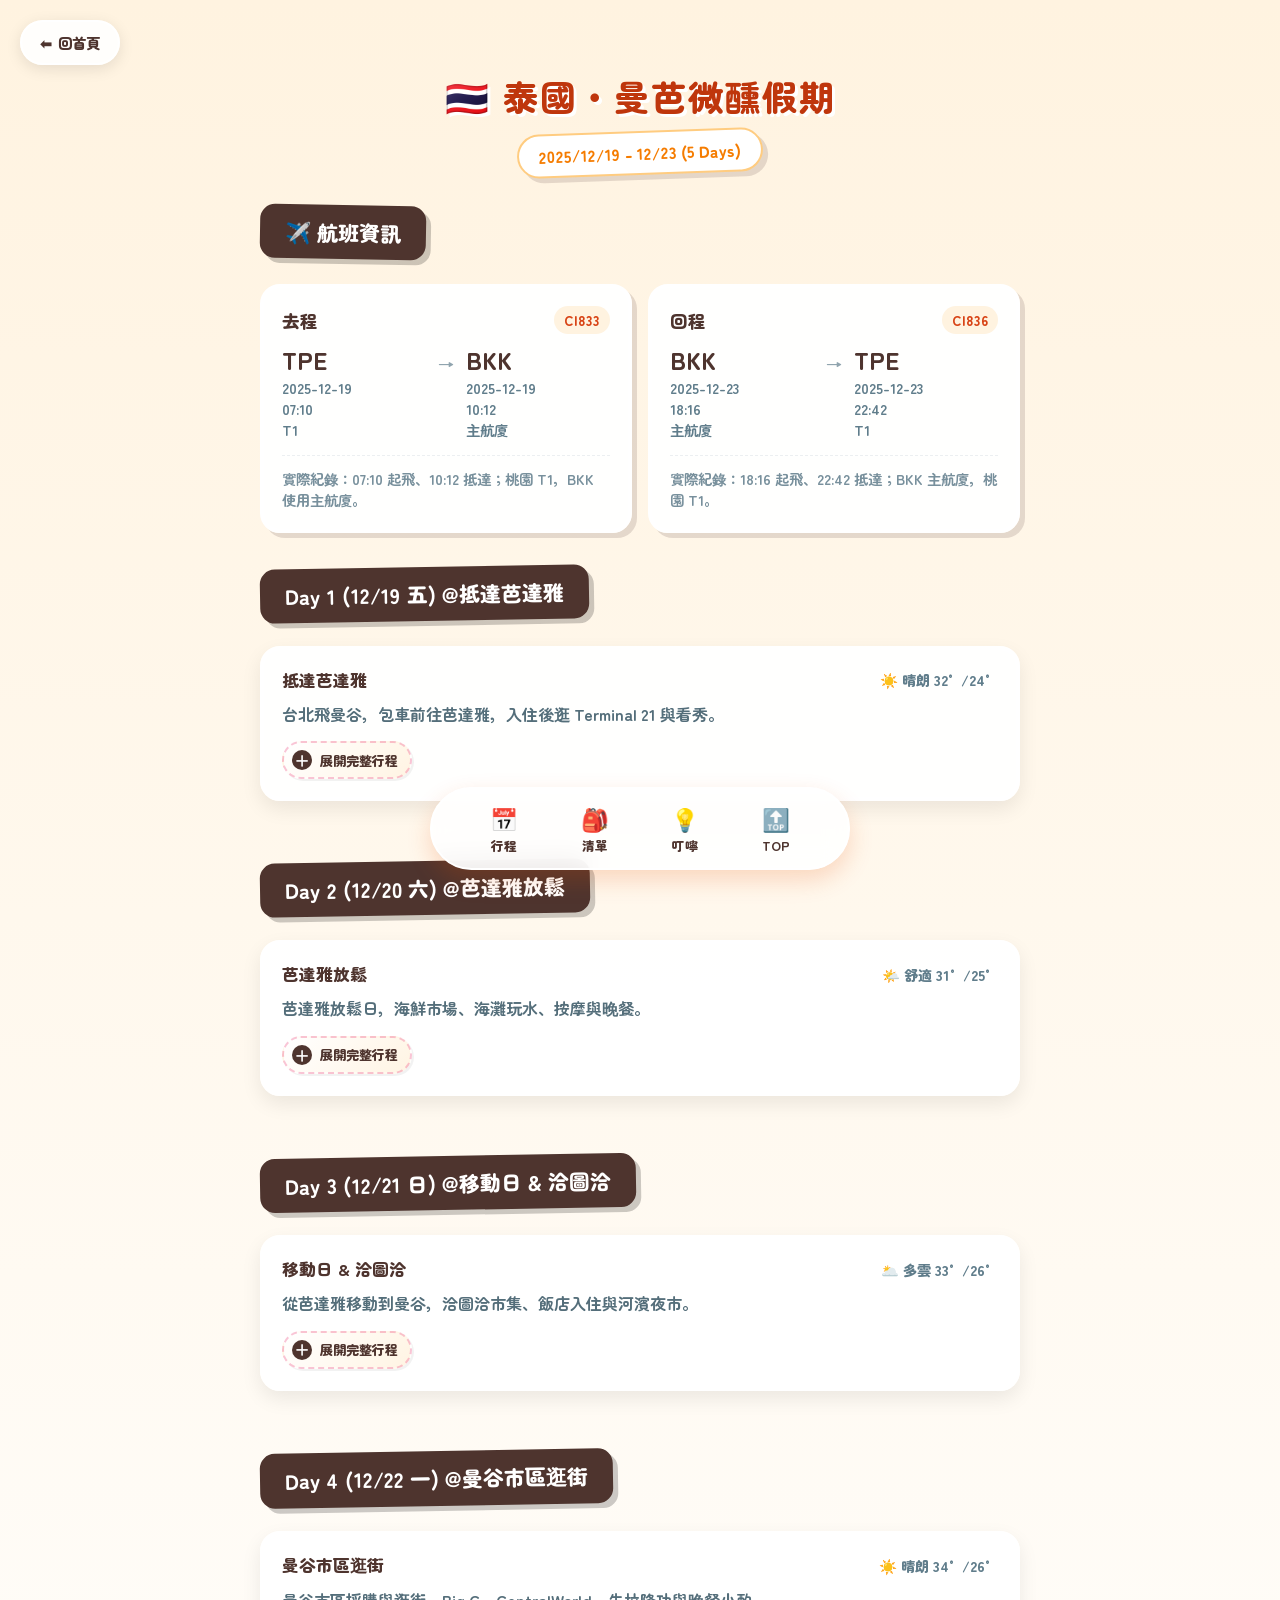
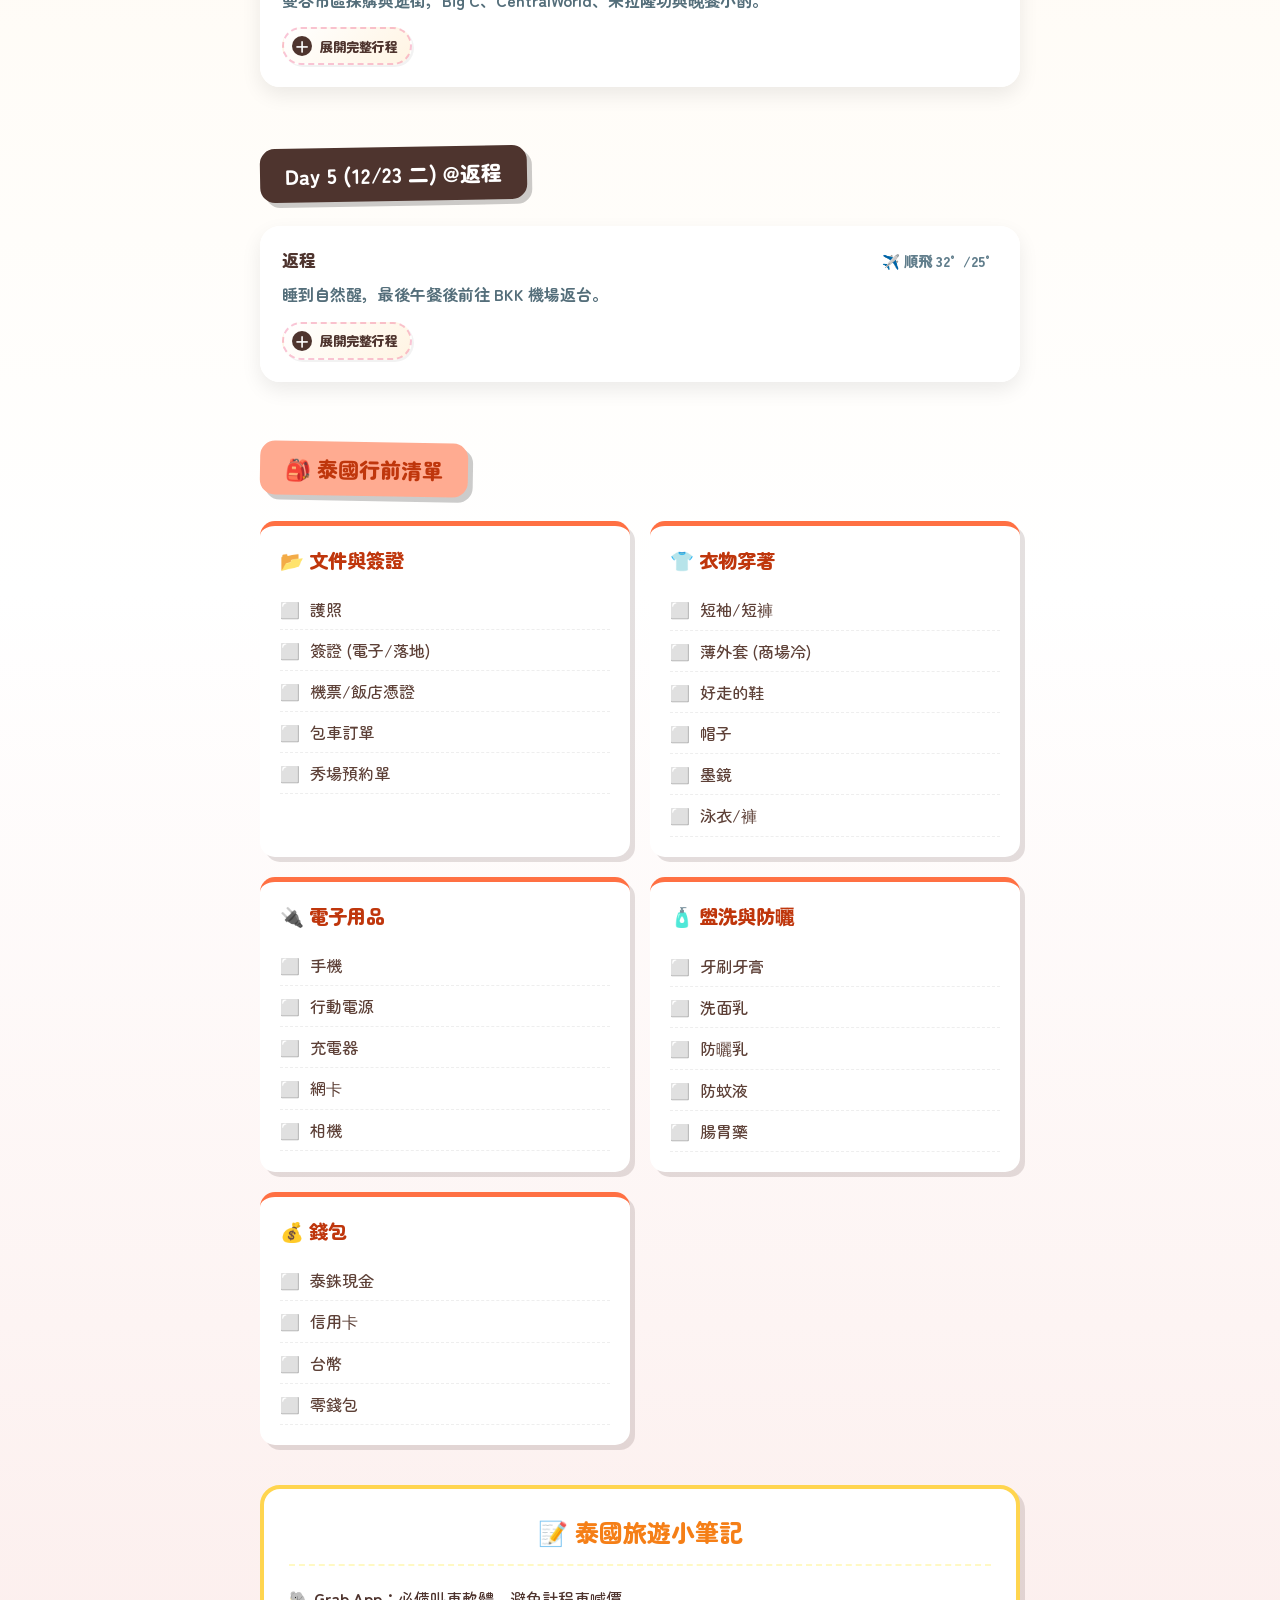
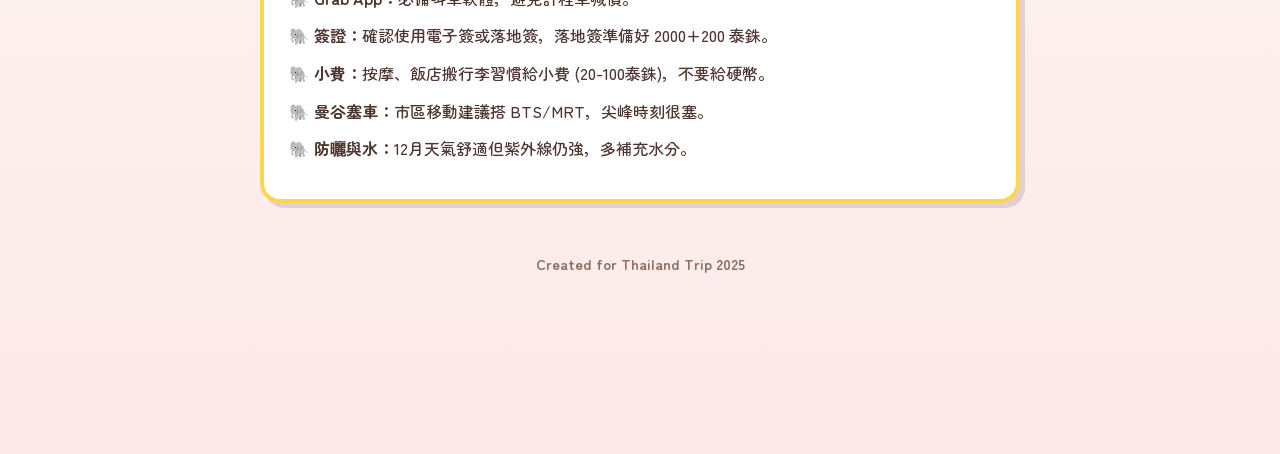
<file: 2025-Thailand.html>
<!DOCTYPE html>
<html lang="zh-Hant">
<head>
    <meta charset="UTF-8">
    <meta name="viewport" content="width=device-width, initial-scale=1.0">
    <title>🇹🇭 泰國・曼芭微醺假期</title>
    <link rel="preconnect" href="https://fonts.googleapis.com">
    <link rel="preconnect" href="https://fonts.gstatic.com" crossorigin>
    <link href="https://fonts.googleapis.com/css2?family=Zen+Maru+Gothic:wght@400;500;700;900&display=swap" rel="stylesheet">
    
    <style>
        /* * 🎨 泰國主題配色：泰奶橘、大象灰、寺廟金 */
        :root {
            --c-bg-top: #fff3e0;   /* 淺泰奶色 */
            --c-bg-bot: #fbe9e7;   /* 溫暖紅磚 */
            --c-primary: #4e342e;  /* 深咖文字 */
            
            /* 分類色 */
            --c-food: #ff7043;    /* 酸辣橘：美食 */
            --c-spot: #ffd54f;    /* 金碧輝煌：景點 */
            --c-move: #90a4ae;    /* 大象灰：移動 */
            --c-shop: #ec407a;    /* 桃紅計程車：購物 */
            --c-hotel: #ba68c8;   /* 紫色：住宿 */

            --shadow-card: 5px 5px 0px rgba(78, 52, 46, 0.15);
            --font-main: 'Zen Maru Gothic', sans-serif;
        }

        * { box-sizing: border-box; margin: 0; padding: 0; -webkit-tap-highlight-color: transparent; }

        body {
            font-family: var(--font-main);
            color: var(--c-primary);
            background: linear-gradient(180deg, var(--c-bg-top) 0%, #ffffff 60%, var(--c-bg-bot) 100%);
            min-height: 100vh;
            padding-bottom: 120px;
            overflow-x: hidden;
        }

        /* 🌺 雞蛋花飄落特效 */
        .flower-container { position: fixed; top: 0; left: 0; width: 100%; height: 100%; pointer-events: none; z-index: 0; overflow: hidden; }
        .flower {
            position: absolute; top: -30px;
            background: #fff;
            width: 20px; height: 20px;
            border-radius: 50%;
            box-shadow: 0 0 5px rgba(0,0,0,0.1);
            /* 簡單模擬花瓣中心黃色 */
            background: radial-gradient(circle, #ffeb3b 20%, #fff 60%);
            opacity: 0.8;
            animation: fall-flower linear infinite;
        }
        @keyframes fall-flower {
            0% { transform: translateY(0) rotate(0deg) translateX(0); }
            50% { transform: translateY(50vh) rotate(180deg) translateX(30px); }
            100% { transform: translateY(110vh) rotate(360deg) translateX(-30px); }
        }

        /* 導航 */
        .navbar {
            position: fixed; bottom: 30px; left: 50%; transform: translateX(-50%);
            width: 92%; max-width: 420px;
            background: rgba(255, 255, 255, 0.9);
            backdrop-filter: blur(12px);
            border: 2px solid #fff; border-radius: 60px;
            box-shadow: 0 10px 25px rgba(230, 81, 0, 0.2);
            z-index: 999;
            display: flex; justify-content: space-evenly; padding: 8px 0;
        }
        .nav-item {
            text-align: center; text-decoration: none; color: var(--c-primary);
            font-size: 0.8rem; font-weight: 800;
            display: flex; flex-direction: column; align-items: center;
            padding: 5px; border-radius: 10px; transition: background 0.2s;
        }
        .nav-item:active { background: #ffe0b2; transform: scale(0.95); }
        .nav-icon { font-size: 1.4rem; margin-bottom: 2px; }

        .container { max-width: 800px; margin: 0 auto; padding: 20px 20px 60px; position: relative; z-index: 1; }

        /* Header */
        header { text-align: center; padding: 50px 0 30px; }
        .main-title {
            font-size: 2.2rem; font-weight: 900; color: #bf360c;
            text-shadow: 3px 3px 0px #fff; margin-bottom: 10px; letter-spacing: 2px;
        }
        .sub-title {
            background: #fff; padding: 8px 20px; border-radius: 30px;
            font-size: 1rem; font-weight: 800; color: #f57c00;
            box-shadow: var(--shadow-card); transform: rotate(-2deg); display: inline-block;
            border: 2px solid #ffcc80;
        }

        /* 天氣卡 */
        .weather-card {
            background: rgba(255, 255, 255, 0.95);
            border-radius: 20px; padding: 20px; margin-bottom: 30px;
            border: 4px solid #fff; box-shadow: 0 8px 20px rgba(0,0,0,0.08);
        }
        .weather-top { display: flex; justify-content: space-between; align-items: center; margin-bottom: 15px; border-bottom: 2px dashed #ffe0b2; padding-bottom: 15px; }
        .w-icon { font-size: 3.5rem; filter: drop-shadow(0 5px 5px rgba(0,0,0,0.1)); }
        .w-temp-group { text-align: right; display: flex; align-items: center; gap: 15px; }
        .temp-box { text-align: center; }
        .temp-val { font-size: 2rem; font-weight: 900; line-height: 1; }
        .temp-label { font-size: 0.9rem; font-weight: 700; opacity: 0.7; margin-top: 5px; }
        .t-high { color: #e65100; } .t-low { color: #0097a7; }
        .weather-info { display: flex; justify-content: space-between; flex-wrap: wrap; gap: 10px; }
        .w-badge {
            background: #fff3e0; padding: 8px 12px; border-radius: 10px;
            font-size: 1rem; font-weight: 700; color: #5d4037; flex: 1; text-align: center;
            display: flex; align-items: center; justify-content: center; gap: 6px;
        }

        /* 行程時間軸 */
        .day-section { margin-bottom: 60px; }
        .day-title {
            background: var(--c-primary); color: #fff; padding: 12px 25px;
            border-radius: 15px; font-size: 1.3rem; font-weight: 900;
            display: inline-block; margin-bottom: 25px; box-shadow: 5px 5px 0 rgba(0,0,0,0.2);
            transform: rotate(-1deg);
        }

        .timeline-container { padding-left: 25px; border-left: 6px dashed #cfd8dc; margin-left: 15px; }
        
        .timeline-card {
            position: relative; background: #fff; border-radius: 18px; padding: 18px; margin-bottom: 25px;
            border: 3px solid transparent; box-shadow: var(--shadow-card);
            transition: transform 0.1s; cursor: pointer; overflow: visible;
        }
        .timeline-card:active { transform: scale(0.98); box-shadow: 2px 2px 0 rgba(0,0,0,0.1); }
        .timeline-card::before {
            content: ''; position: absolute; left: -37px; top: 25px;
            width: 18px; height: 18px; border-radius: 50%;
            background: #fff; border: 4px solid var(--c-primary); z-index: 1;
        }

        /* 類型樣式 - 泰國版 */
        .c-food { border-color: var(--c-food); } .c-food::before { border-color: var(--c-food); background: #ffcc80; }
        .c-spot { border-color: var(--c-spot); } .c-spot::before { border-color: var(--c-spot); background: #fff59d; }
        .c-move { border-color: var(--c-move); } .c-move::before { border-color: var(--c-move); background: #cfd8dc; }
        .c-shop { border-color: var(--c-shop); } .c-shop::before { border-color: var(--c-shop); background: #f8bbd0; }
        .c-hotel { border-color: var(--c-hotel); } .c-hotel::before { border-color: var(--c-hotel); background: #e1bee7; }

        .card-inner { display: flex; align-items: flex-start; gap: 15px; }
        .t-time-group { display: flex; flex-direction: column; align-items: center; min-width: 65px; }
        .t-time-big { font-size: 1.4rem; font-weight: 900; color: #5d4037; line-height: 1; }
        .t-ampm { font-size: 0.8rem; font-weight: 700; color: #8d6e63; }
        .t-detail { flex: 1; z-index: 2; position: relative; }
        .t-head { font-size: 1.25rem; font-weight: 800; color: #3e2723; margin-bottom: 8px; line-height: 1.3; }
        .t-desc { font-size: 1rem; color: #6d4c41; line-height: 1.6; font-weight: 500; }
        .t-note-mini { 
            display: inline-block; background: #ffcc80; color: #bf360c; 
            font-size: 0.8rem; padding: 2px 8px; border-radius: 4px; margin-top: 6px; font-weight: 700;
        }

        /* 貼圖 */
        .sticker-box { position: absolute; width: 100%; height: 100%; top: 0; left: 0; pointer-events: none; overflow: hidden; border-radius: 15px; }
        .sticker {
            position: absolute; font-size: 2.2rem; filter: drop-shadow(2px 2px 0px rgba(0,0,0,0.1)); opacity: 0.95;
        }
        .s-pos-1 { top: -15px; right: -10px; transform: rotate(15deg); }
        .s-pos-2 { bottom: -10px; right: 10px; transform: rotate(-10deg) scale(0.8); }
        .s-pos-3 { top: 5px; right: 40px; transform: rotate(5deg) scale(0.6); opacity: 0.5; }

        /* 行李清單 */
        .checklist-wrapper { display: grid; grid-template-columns: repeat(auto-fit, minmax(280px, 1fr)); gap: 20px; }
        .cl-category { background: #fff; border-radius: 15px; padding: 20px; box-shadow: var(--shadow-card); border-top: 5px solid #ff7043; }
        .cl-title { font-size: 1.2rem; font-weight: 900; margin-bottom: 15px; color: #bf360c; }
        .cl-item { display: flex; align-items: center; gap: 10px; padding: 8px 0; border-bottom: 1px dashed #eee; font-size: 1rem; cursor: pointer; color: #5d4037; font-weight: 500; }
        .cl-item.checked { color: #ef6c00; text-decoration: line-through; }

        /* 總叮嚀 */
        .tips-section { background: #fff; border-radius: 20px; padding: 25px; border: 4px solid #ffd54f; margin-top: 40px; box-shadow: var(--shadow-card); }
        .tips-title { color: #f57f17; font-size: 1.5rem; font-weight: 900; text-align: center; margin-bottom: 20px; border-bottom: 2px dashed #fff9c4; padding-bottom: 15px; }
        .tip-item { margin-bottom: 12px; font-size: 1rem; line-height: 1.6; padding-left: 25px; position: relative; font-weight: 500; }
        .tip-item::before { content: '🐘'; position: absolute; left: 0; top: 0; }

        /* Modal */
        .modal-overlay { position: fixed; top: 0; left: 0; width: 100%; height: 100%; background: rgba(62, 39, 35, 0.9); z-index: 2000; display: none; justify-content: center; align-items: center; padding: 20px; }
        .modal-box { background: #fff; width: 100%; max-width: 500px; border-radius: 24px; padding: 30px; position: relative; animation: popUp 0.3s; }
        @keyframes popUp { from{transform:scale(0.8); opacity:0;} to{transform:scale(1); opacity:1;} }
        .m-map-btn { display:block; background:#ff7043; color:#fff; text-align:center; padding:15px; border-radius:15px; text-decoration:none; font-weight:900; font-size:1.1rem; margin-top: 20px; box-shadow: 0 4px 0 #d84315; }
        /* 🏠 回首頁懸浮按鈕 */
.home-btn {
    position: fixed;
    top: 20px;
    left: 20px;
    z-index: 1000; /* 確保它浮在所有貼紙和特效上面 */
    background: rgba(255, 255, 255, 0.9);
    backdrop-filter: blur(5px);
    padding: 10px 18px;
    border-radius: 30px;
    box-shadow: 0 4px 15px rgba(0,0,0,0.1);
    text-decoration: none;
    color: var(--c-primary); /* 會自動跟隨該頁面的主題色變色！ */
    font-weight: 900;
    font-size: 0.9rem;
    display: flex;
    align-items: center;
    gap: 6px;
    transition: transform 0.2s;
    border: 2px solid #fff;
}

.home-btn:hover {
    transform: scale(1.05);
    background: #fff;
}

.home-btn:active {
    transform: scale(0.95);
}
    </style>
    <link rel="stylesheet" href="travel-style.css">
</head>
<body>
    <a href="index.html" class="home-btn">
    <span>⬅</span> 回首頁
</a>
    <div class="flower-container" id="flowerContainer"></div>

    <div class="container">
        <header>
            <div class="main-title">🇹🇭 泰國・曼芭微醺假期</div>
            <div class="sub-title">2025/12/19 - 12/23 (5 Days)</div>
        </header>

        <div id="itinerary-root"></div>

        <section id="checklist-section" style="margin-top: 60px;">
            <div class="day-title" style="background: #ffab91; color: #bf360c; transform: rotate(1deg);">🎒 泰國行前清單</div>
            <div class="checklist-wrapper" id="checklist-root"></div>
        </section>

        <section class="tips-section" id="general-tips">
            <div class="tips-title">📝 泰國旅遊小筆記</div>
            <div class="tip-item"><strong>Grab App：</strong>必備叫車軟體，避免計程車喊價。</div>
            <div class="tip-item"><strong>簽證：</strong>確認使用電子簽或落地簽，落地簽準備好 2000+200 泰銖。</div>
            <div class="tip-item"><strong>小費：</strong>按摩、飯店搬行李習慣給小費 (20-100泰銖)，不要給硬幣。</div>
            <div class="tip-item"><strong>曼谷塞車：</strong>市區移動建議搭 BTS/MRT，尖峰時刻很塞。</div>
            <div class="tip-item"><strong>防曬與水：</strong>12月天氣舒適但紫外線仍強，多補充水分。</div>
        </section>

        <div style="text-align: center; margin-top: 50px; color: #8d6e63; font-size: 0.9rem; font-weight: 700;">
            Created for Thailand Trip 2025
        </div>
    </div>

    <nav class="navbar">
        <a href="#itinerary-root" class="nav-item"><span class="nav-icon">📅</span>行程</a>
        <a href="#checklist-section" class="nav-item"><span class="nav-icon">🎒</span>清單</a>
        <a href="#general-tips" class="nav-item"><span class="nav-icon">💡</span>叮嚀</a>
        <a href="#" class="nav-item" onclick="window.scrollTo(0,0)"><span class="nav-icon">🔝</span>TOP</a>
    </nav>

    <div class="modal-overlay" id="modal">
        <div class="modal-box">
            <button onclick="closeModal()" style="position:absolute; right:20px; top:20px; border:none; background:none; font-size:1.5rem; cursor:pointer;">✕</button>
            <h2 id="m-title" style="color:#3e2723; margin-bottom:5px; font-size:1.6rem;">標題</h2>
            <div id="m-time" style="color:#8d6e63; font-weight:700; margin-bottom:15px; font-size:0.9rem;"></div>
            
            <div style="background:#fff3e0; padding:15px; border-radius:12px; margin-bottom:15px; font-size:1.05rem; line-height:1.6;" id="m-desc">內容</div>
            
            <div id="m-note-box" style="display:none; margin-bottom:15px;">
                <span style="background:#ffcc80; color:#e65100; padding:4px 10px; border-radius:8px; font-size:0.85rem; font-weight:bold;">重點筆記</span>
                <p id="m-note" style="margin-top:8px; font-weight:700; color:#e65100;"></p>
            </div>

            <a id="m-map" href="#" target="_blank" class="m-map-btn">📍 Google Maps 導航</a>
        </div>
    </div>

    <script>
        // 🌺 花朵生成器
        const flowerContainer = document.getElementById('flowerContainer');
        for(let i=0; i<20; i++){ 
            const div = document.createElement('div');
            div.className = 'flower';
            div.style.left = Math.random()*100 + 'vw';
            const size = Math.random()*10 + 15; 
            div.style.width = size + 'px';
            div.style.height = size + 'px';
            div.style.animationDuration = (Math.random()*10+5)+'s';
            div.style.animationDelay = Math.random()*5+'s';
            flowerContainer.appendChild(div);
        }

        // 📅 行程資料庫
        const itineraryDB = [
            {
                date: "Day 1 (12/19 五)", location: "抵達芭達雅",
                weather: { high: "32°", low: "24°", feel: "34°", icon: "☀️", desc: "晴朗", sun: "06:30 / 17:50" },
                events: [
                    { time: "07:10", type: "move", title: "CI833 出發", desc: "07:10 TPE (T1) → 10:12 BKK。抵達後 Klook 包車往芭達雅。", stickers: ["✈️","🇹🇭"] },
                    { time: "14:00", type: "hotel", title: "Season Five Hotel", desc: "Check-in。放行李、換錢、吃點東西。", stickers: ["🏨","💵"] },
                    { time: "15:30", type: "shop", title: "Terminal 21", desc: "T21 逛街、買東西、吹冷氣。", stickers: ["🛍️","🏬"] },
                    { time: "18:30", type: "spot", title: "看秀", desc: "已預約，憑證請看私人文件。", stickers: ["🎫","👀"] },
                    { time: "20:30", type: "food", title: "晚餐 & 小酌", desc: "看完秀吃晚餐，散步喝點酒。", stickers: ["🍺","🍢"] }
                ]
            },
            {
                date: "Day 2 (12/20 六)", location: "芭達雅放鬆",
                weather: { high: "31°", low: "25°", feel: "33°", icon: "🌤️", desc: "舒適", sun: "06:31 / 17:51" },
                events: [
                    { time: "10:00", type: "hotel", title: "睡飽飽", desc: "慢慢起床，喝杯咖啡享受早晨。", stickers: ["☕","🛌"] },
                    { time: "12:00", type: "food", title: "Lanpho 海鮮市場", desc: "午餐吃新鮮海產。", stickers: ["🦞","🦀"] },
                    { time: "14:30", type: "spot", title: "海灘玩水", desc: "海灘散步、曬太陽、玩水。", stickers: ["🏖️","🌊"] },
                    { time: "16:30", type: "spot", title: "泰式按摩", desc: "按摩放鬆一下 (1.5hr)。", stickers: ["💆","🧘"] },
                    { time: "19:00", type: "food", title: "東春牛", desc: "晚餐吃牛肉料理。", stickers: ["🥩","🥢"] },
                    { time: "21:00", type: "move", title: "自由活動", desc: "回飯店或去小酌。", stickers: ["🌙","🥂"] }
                ]
            },
            {
                date: "Day 3 (12/21 日)", location: "移動日 & 洽圖洽",
                weather: { high: "33°", low: "26°", feel: "36°", icon: "🌥️", desc: "多雲", sun: "06:31 / 17:51" },
                events: [
                    { time: "10:00", type: "move", title: "前往曼谷", desc: "搭車移動。抵達後先去飯店放行李。", stickers: ["🚕","🏙️"] },
                    { time: "12:00", type: "food", title: "午餐", desc: "洽圖洽附近簡單吃。", stickers: ["🍜","😋"] },
                    { time: "13:00", type: "shop", title: "洽圖洽市集", desc: "Chatuchak 週末市集大採購。", stickers: ["🛍️","🛒"] },
                    { time: "17:00", type: "hotel", title: "Galleria 10 Hotel", desc: "Check-in。曼谷住宿。", stickers: ["🏨","🔑"] },
                    { time: "19:00", type: "spot", title: "河濱夜市", desc: "Asiatique 逛街、吃晚餐。", stickers: ["🎡","🌃"] },
                    { time: "21:30", type: "spot", title: "按摩", desc: "睡前按摩消除疲勞。", stickers: ["💆","🦶"] }
                ]
            },
            {
                date: "Day 4 (12/22 一)", location: "曼谷市區逛街",
                weather: { high: "34°", low: "26°", feel: "37°", icon: "☀️", desc: "晴朗", sun: "06:32 / 17:52" },
                events: [
                    { time: "10:00", type: "food", title: "早午餐", desc: "隨便吃點東西，準備戰鬥。", stickers: ["🥪","🥤"] },
                    { time: "11:00", type: "shop", title: "Big C 採購", desc: "買零食、伴手禮。", stickers: ["🛒","🍪"] },
                    { time: "13:00", type: "shop", title: "CentralWorld", desc: "逛街，去 Frank Garçon (指定店)。", stickers: ["🛍️","👗"] },
                    { time: "16:30", type: "spot", title: "朱拉隆功大學", desc: "校園晃晃、拍照。", stickers: ["🎓","📸"] },
                    { time: "18:30", type: "food", title: "晚餐 (三選一)", desc: "1.泰式熱炒(不踩雷) 2.火山排骨(重口味) 3.百貨美食街(方便)", note: "看當下心情決定！", stickers: ["🌶️","🍽️"] },
                    { time: "20:30", type: "spot", title: "高空酒吧/小酌", desc: "找間不錯的 Bar 喝一杯。", stickers: ["🍸","✨"] }
                ]
            },
            {
                date: "Day 5 (12/23 二)", location: "返程",
                weather: { high: "32°", low: "25°", feel: "35°", icon: "✈️", desc: "順飛", sun: "06:32 / 17:52" },
                events: [
                    { time: "10:00", type: "hotel", title: "睡到自然醒", desc: "整理行李、退房。", stickers: ["🧳","👋"] },
                    { time: "12:00", type: "food", title: "最後午餐", desc: "路邊美食或小吃。", stickers: ["🍜","🍢"] },
                    { time: "14:00", type: "move", title: "前往機場", desc: "搭接送車去 BKK 機場。", stickers: ["🚕","🛫"] },
                    { time: "18:16", type: "move", title: "CI836 回程", desc: "18:16 BKK → 22:42 TPE (T1)。回家囉！", stickers: ["🇹🇼","🏠"] }
                ]
            }
        ];

        // 🎒 行李清單
        const checklistData = {
            "📂 文件與簽證": ["護照", "簽證 (電子/落地)", "機票/飯店憑證", "包車訂單", "秀場預約單"],
            "👕 衣物穿著": ["短袖/短褲", "薄外套 (商場冷)", "好走的鞋", "帽子", "墨鏡", "泳衣/褲"],
            "🔌 電子用品": ["手機", "行動電源", "充電器", "網卡", "相機"],
            "🧴 盥洗與防曬": ["牙刷牙膏", "洗面乳", "防曬乳", "防蚊液", "腸胃藥"],
            "💰 錢包": ["泰銖現金", "信用卡", "台幣", "零錢包"]
        };

        const daySummaries = [
            "台北飛曼谷，包車前往芭達雅，入住後逛 Terminal 21 與看秀。",
            "芭達雅放鬆日，海鮮市場、海灘玩水、按摩與晚餐。",
            "從芭達雅移動到曼谷，洽圖洽市集、飯店入住與河濱夜市。",
            "曼谷市區採購與逛街，Big C、CentralWorld、朱拉隆功與晚餐小酌。",
            "睡到自然醒，最後午餐後前往 BKK 機場返台。"
];
        window.travelPageData = {
            storageKey: "thai2025",
            mapRegion: "泰國",
            flights: [
            {
                        "direction": "去程",
                        "date": "2025-12-19",
                        "flightNo": "CI833",
                        "depart": {
                                    "airport": "TPE",
                                    "terminal": "T1",
                                    "time": "07:10"
                        },
                        "arrive": {
                                    "airport": "BKK",
                                    "terminal": "主航廈",
                                    "time": "10:12"
                        },
                        "note": "實際紀錄：07:10 起飛、10:12 抵達；桃園 T1，BKK 使用主航廈。"
            },
            {
                        "direction": "回程",
                        "date": "2025-12-23",
                        "flightNo": "CI836",
                        "depart": {
                                    "airport": "BKK",
                                    "terminal": "主航廈",
                                    "time": "18:16"
                        },
                        "arrive": {
                                    "airport": "TPE",
                                    "terminal": "T1",
                                    "time": "22:42"
                        },
                        "note": "實際紀錄：18:16 起飛、22:42 抵達；BKK 主航廈，桃園 T1。"
            }
],
            days: itineraryDB.map((day, index) => ({
                ...day,
                summary: day.summary || daySummaries[index] || ''
            })),
            checklist: checklistData,
            tips: []
        };
    </script>
    <script src="travel-page.js"></script>
</body>

</html>
</file>
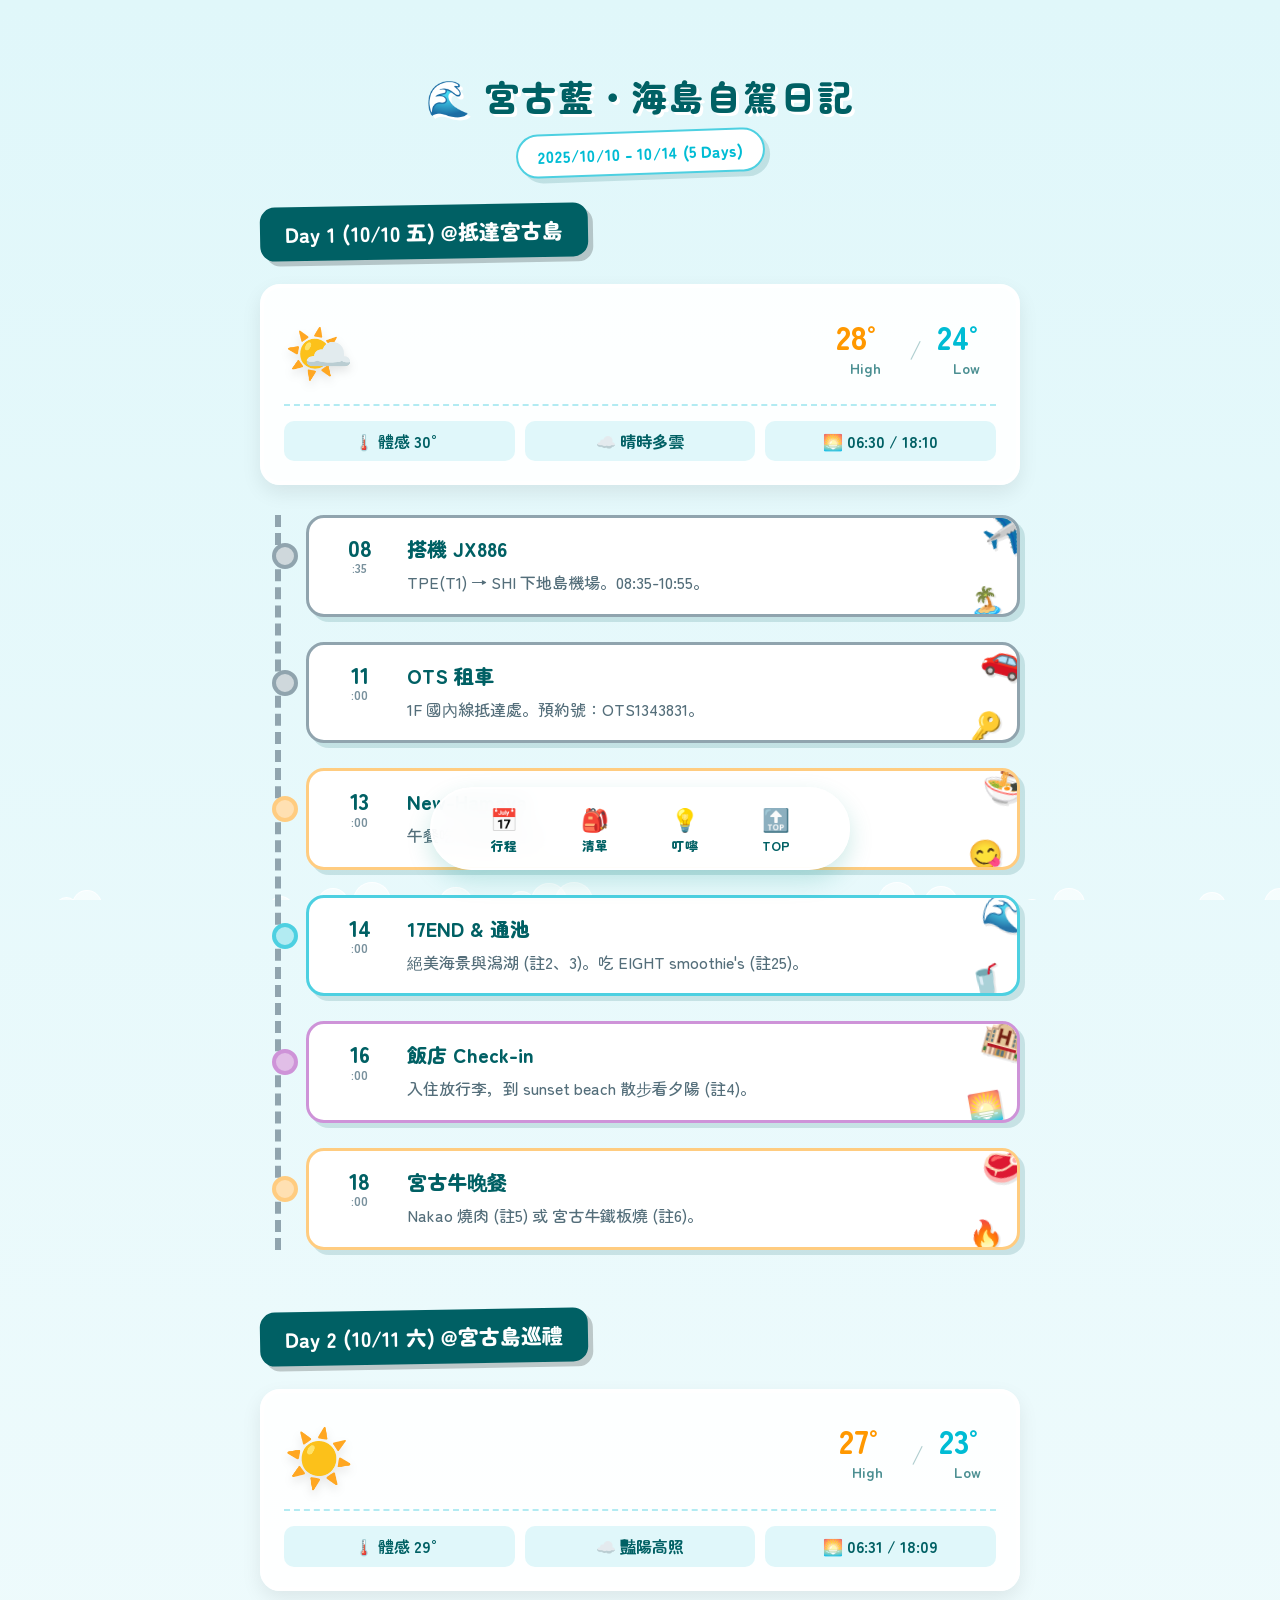
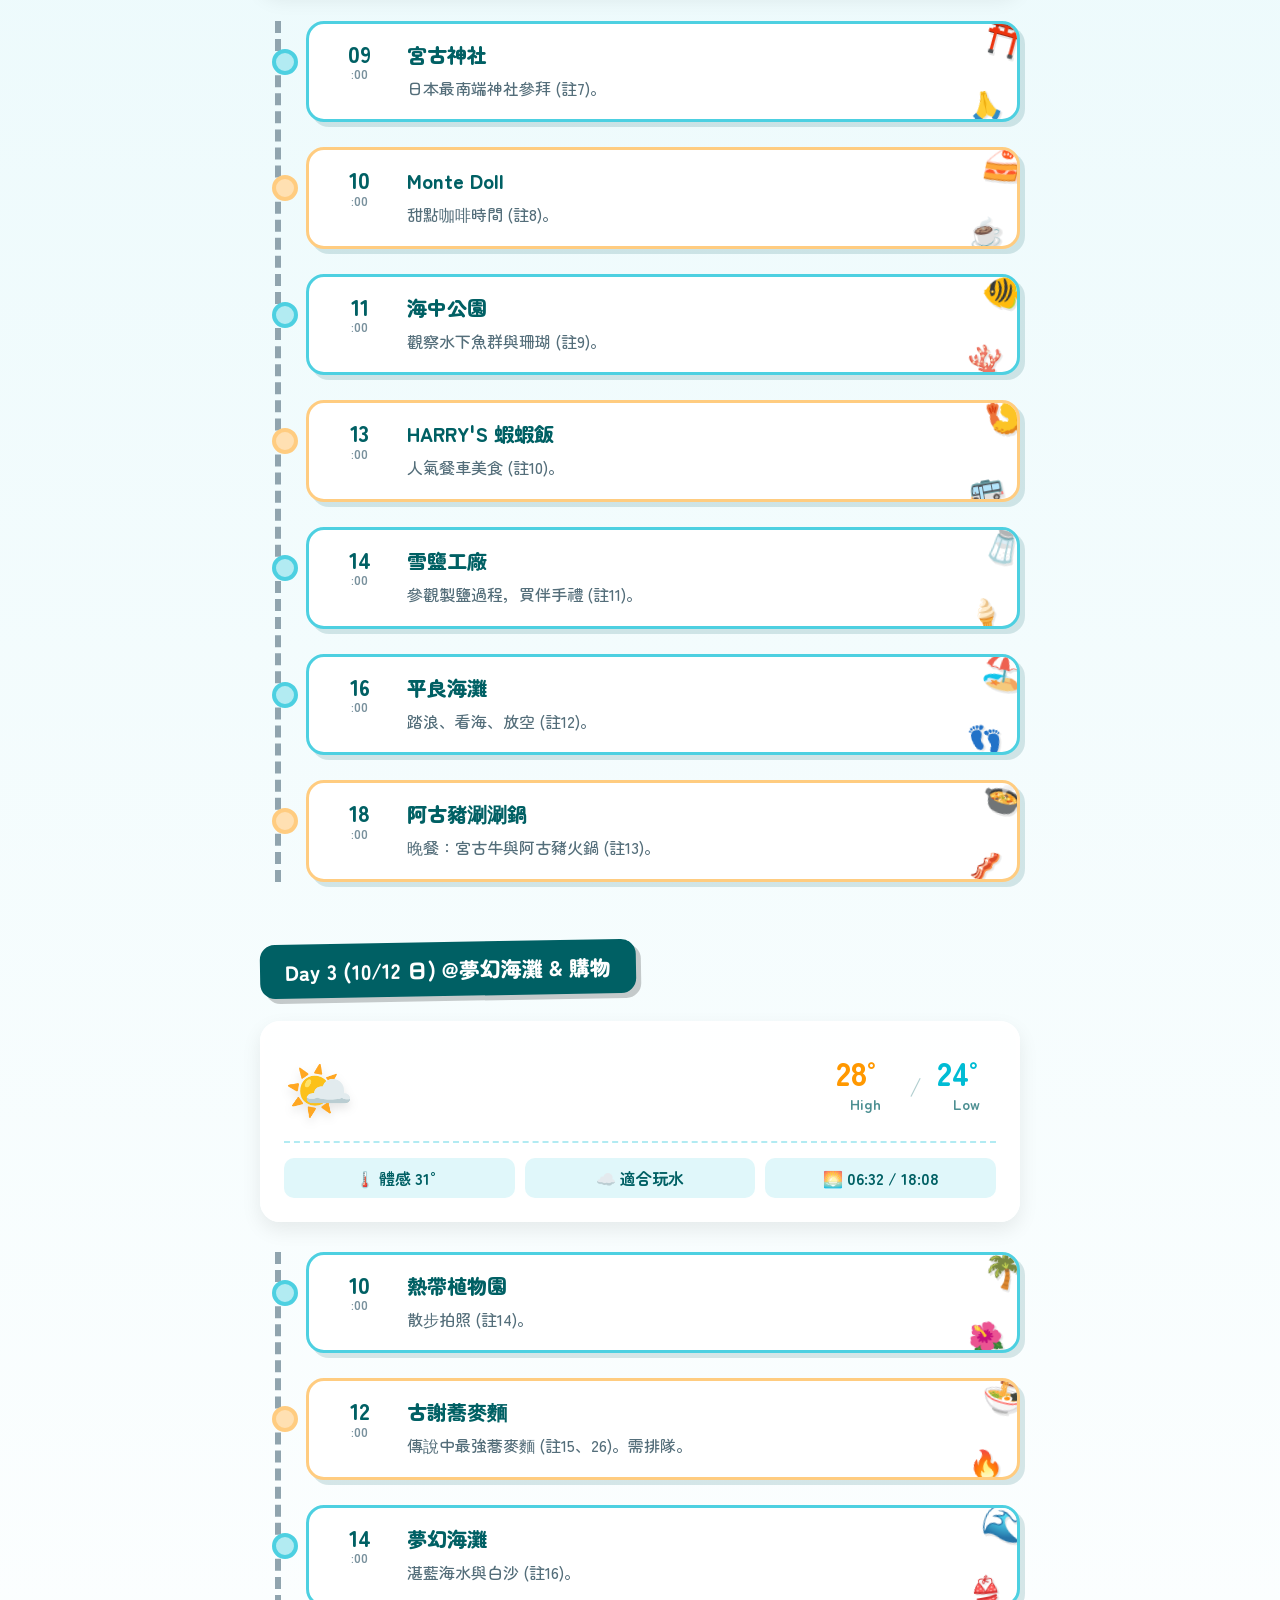
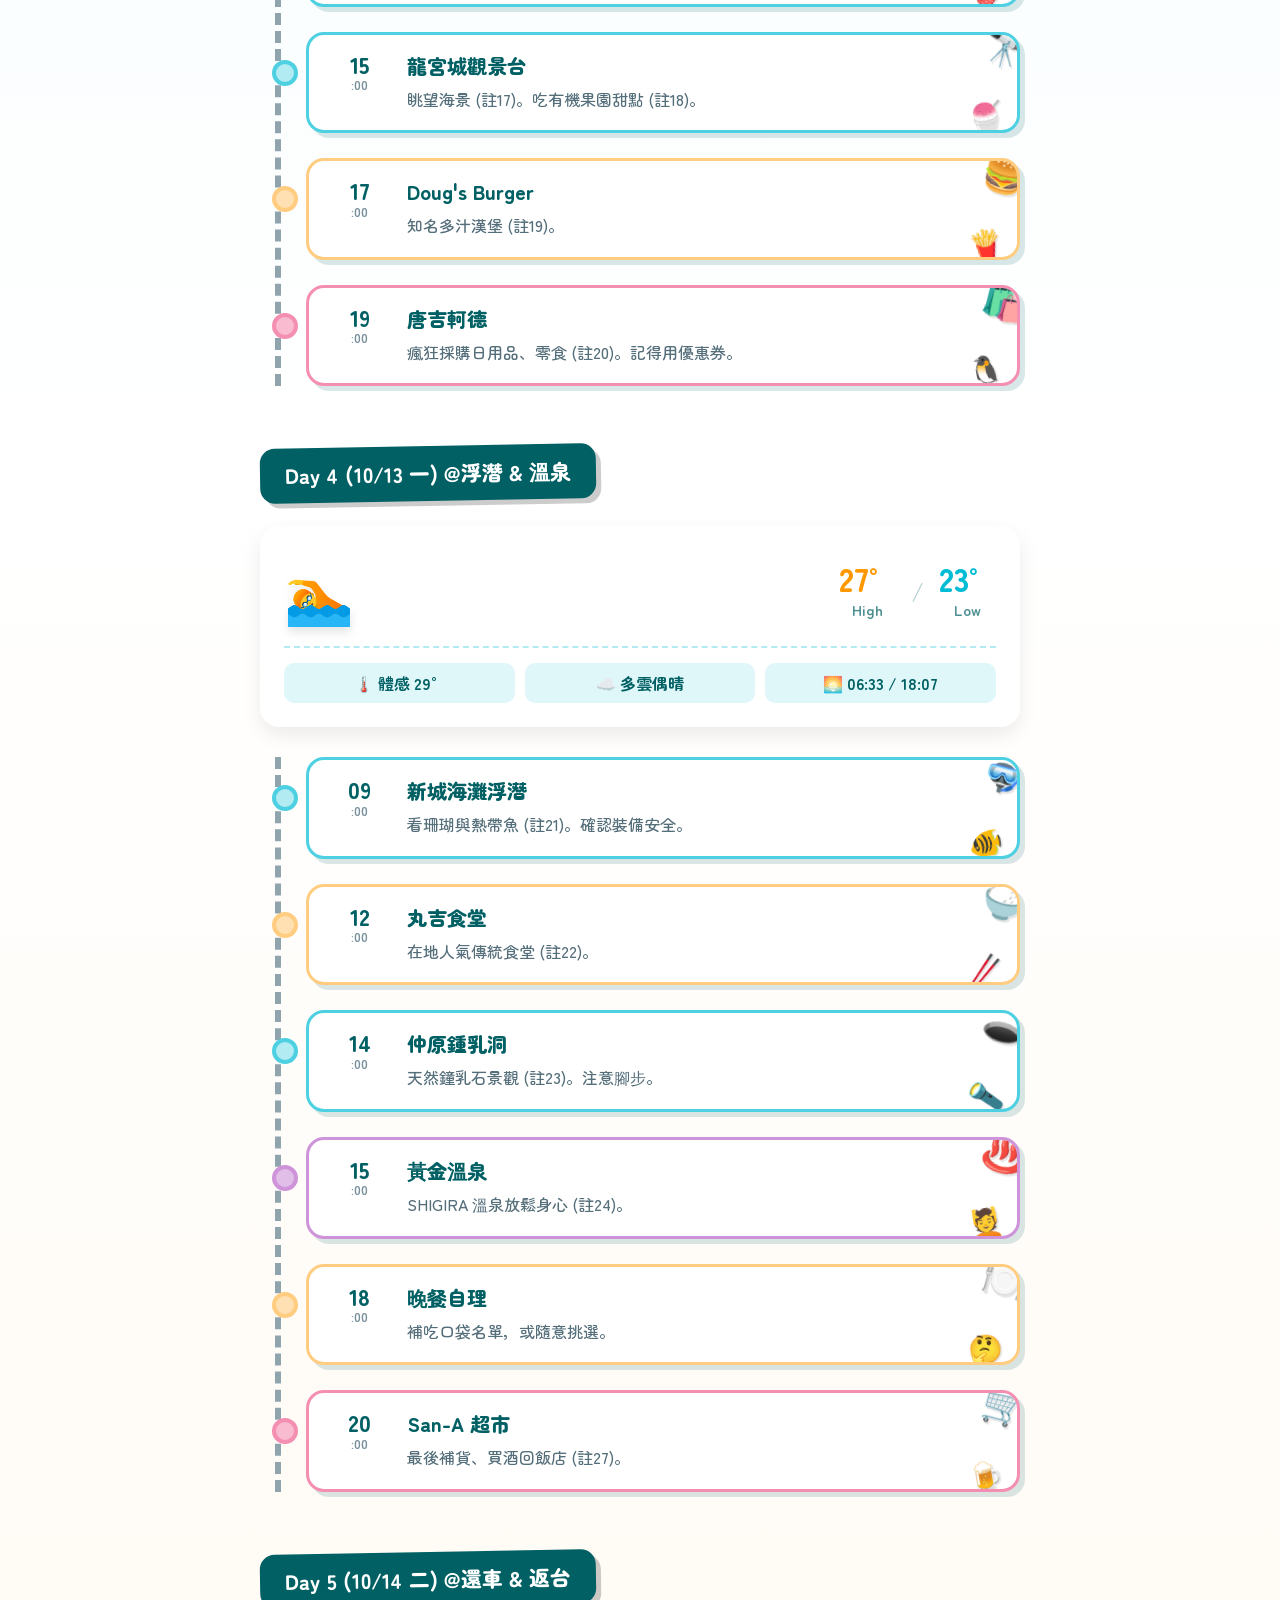
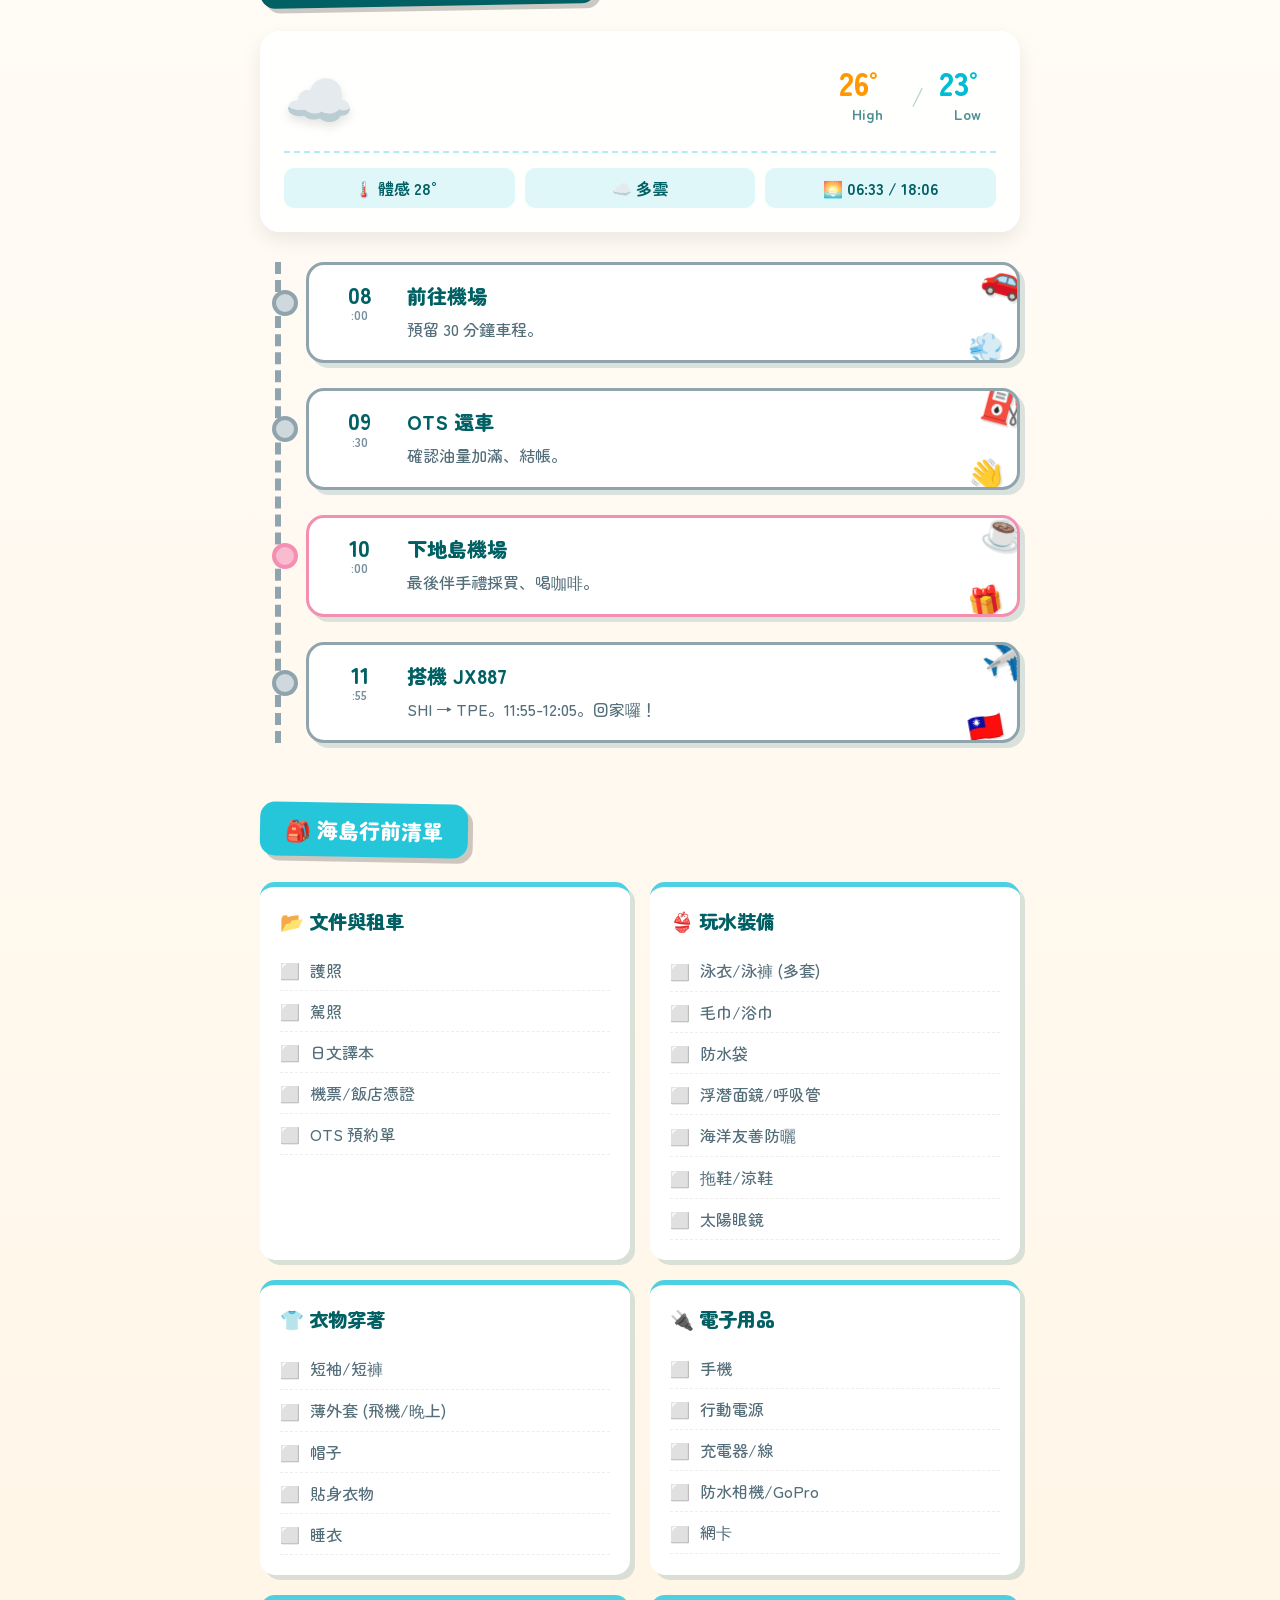
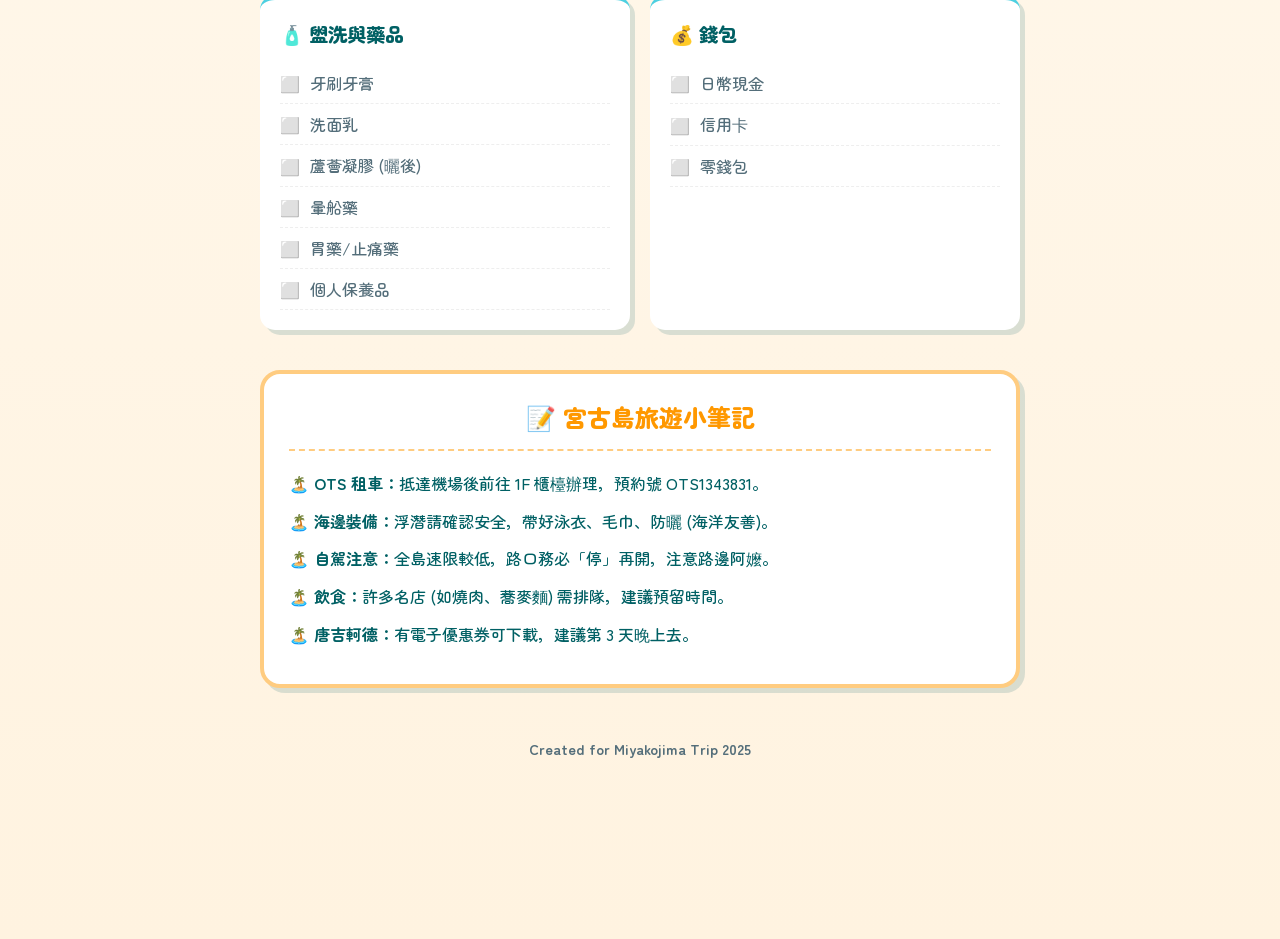
<file: 2025MiyakoIsland.html>
<!DOCTYPE html>
<html lang="zh-Hant">
<head>
    <meta charset="UTF-8">
    <meta name="viewport" content="width=device-width, initial-scale=1.0">
    <title>🌊 宮古藍・海島自駕日記</title>
    <link rel="preconnect" href="https://fonts.googleapis.com">
    <link rel="preconnect" href="https://fonts.gstatic.com" crossorigin>
    <link href="https://fonts.googleapis.com/css2?family=Zen+Maru+Gothic:wght@400;500;700;900&display=swap" rel="stylesheet">
    
    <style>
        /* * 🎨 宮古島主題：Tiffany藍、沙灘金、熱帶紅 */
        :root {
            --c-bg-top: #e0f7fa;   /* 淺藍天/淺海 */
            --c-bg-bot: #fff3e0;   /* 溫暖沙灘 */
            --c-primary: #006064;  /* 深海藍文字 */
            
            /* 分類色 */
            --c-food: #ffcc80;    /* 芒果黃：美食 */
            --c-spot: #4dd0e1;    /* 宮古藍：景點 */
            --c-move: #90a4ae;    /* 道路灰：移動 */
            --c-shop: #f48fb1;    /* 扶桑粉：購物 */
            --c-hotel: #ce93d8;   /* 夕陽紫：住宿 */

            --shadow-card: 5px 5px 0px rgba(0,96,100,0.15);
            --font-main: 'Zen Maru Gothic', sans-serif;
        }

        * { box-sizing: border-box; margin: 0; padding: 0; -webkit-tap-highlight-color: transparent; }

        body {
            font-family: var(--font-main);
            color: var(--c-primary);
            background: linear-gradient(180deg, var(--c-bg-top) 0%, #ffffff 50%, var(--c-bg-bot) 100%);
            min-height: 100vh;
            padding-bottom: 120px;
            overflow-x: hidden;
        }

        /* 🫧 海底氣泡特效 */
        .bubble-container { position: fixed; top: 0; left: 0; width: 100%; height: 100%; pointer-events: none; z-index: 0; overflow: hidden; }
        .bubble {
            position: absolute; bottom: -20px;
            background: rgba(255, 255, 255, 0.6);
            border-radius: 50%;
            border: 1px solid rgba(255, 255, 255, 0.8);
            animation: rise linear infinite;
        }
        @keyframes rise {
            0% { transform: translateY(0) scale(1); opacity: 0.8; }
            100% { transform: translateY(-120vh) scale(1.5); opacity: 0; }
        }

        /* 導航 */
        .navbar {
            position: fixed; bottom: 30px; left: 50%; transform: translateX(-50%);
            width: 92%; max-width: 420px;
            background: rgba(255, 255, 255, 0.9);
            backdrop-filter: blur(12px);
            border: 2px solid #fff; border-radius: 60px;
            box-shadow: 0 10px 25px rgba(0, 150, 136, 0.2);
            z-index: 999;
            display: flex; justify-content: space-evenly; padding: 8px 0;
        }
        .nav-item {
            text-align: center; text-decoration: none; color: var(--c-primary);
            font-size: 0.8rem; font-weight: 800;
            display: flex; flex-direction: column; align-items: center;
            padding: 5px; border-radius: 10px; transition: background 0.2s;
        }
        .nav-item:active { background: #b2ebf2; transform: scale(0.95); }
        .nav-icon { font-size: 1.4rem; margin-bottom: 2px; }

        .container { max-width: 800px; margin: 0 auto; padding: 20px 20px 60px; position: relative; z-index: 1; }

        /* Header */
        header { text-align: center; padding: 50px 0 30px; }
        .main-title {
            font-size: 2.2rem; font-weight: 900; color: #006064;
            text-shadow: 3px 3px 0px #fff; margin-bottom: 10px; letter-spacing: 2px;
        }
        .sub-title {
            background: #fff; padding: 8px 20px; border-radius: 30px;
            font-size: 1rem; font-weight: 800; color: #00bcd4;
            box-shadow: var(--shadow-card); transform: rotate(-2deg); display: inline-block;
            border: 2px solid #4dd0e1;
        }

        /* 天氣卡 */
        .weather-card {
            background: rgba(255, 255, 255, 0.9);
            border-radius: 20px; padding: 20px; margin-bottom: 30px;
            border: 4px solid #fff; box-shadow: 0 8px 20px rgba(0,0,0,0.08);
        }
        .weather-top { display: flex; justify-content: space-between; align-items: center; margin-bottom: 15px; border-bottom: 2px dashed #b2ebf2; padding-bottom: 15px; }
        .w-icon { font-size: 3.5rem; filter: drop-shadow(0 5px 5px rgba(0,0,0,0.1)); }
        .w-temp-group { text-align: right; display: flex; align-items: center; gap: 15px; }
        .temp-box { text-align: center; }
        .temp-val { font-size: 2rem; font-weight: 900; line-height: 1; }
        .temp-label { font-size: 0.9rem; font-weight: 700; opacity: 0.7; margin-top: 5px; }
        .t-high { color: #ff9800; } .t-low { color: #00bcd4; }
        .weather-info { display: flex; justify-content: space-between; flex-wrap: wrap; gap: 10px; }
        .w-badge {
            background: #e0f7fa; padding: 8px 12px; border-radius: 10px;
            font-size: 1rem; font-weight: 700; color: #006064; flex: 1; text-align: center;
            display: flex; align-items: center; justify-content: center; gap: 6px;
        }

        /* 行程時間軸 */
        .day-section { margin-bottom: 60px; }
        .day-title {
            background: var(--c-primary); color: #fff; padding: 12px 25px;
            border-radius: 15px; font-size: 1.3rem; font-weight: 900;
            display: inline-block; margin-bottom: 25px; box-shadow: 5px 5px 0 rgba(0,0,0,0.2);
            transform: rotate(-1deg);
        }

        .timeline-container { padding-left: 25px; border-left: 6px dashed #90a4ae; margin-left: 15px; }
        
        .timeline-card {
            position: relative; background: #fff; border-radius: 18px; padding: 18px; margin-bottom: 25px;
            border: 3px solid transparent; box-shadow: var(--shadow-card);
            transition: transform 0.1s; cursor: pointer; overflow: visible;
        }
        .timeline-card:active { transform: scale(0.98); box-shadow: 2px 2px 0 rgba(0,0,0,0.1); }
        .timeline-card::before {
            content: ''; position: absolute; left: -37px; top: 25px;
            width: 18px; height: 18px; border-radius: 50%;
            background: #fff; border: 4px solid var(--c-primary); z-index: 1;
        }

        /* 類型樣式 - 海島版 */
        .c-food { border-color: var(--c-food); } .c-food::before { border-color: var(--c-food); background: #ffe0b2; }
        .c-spot { border-color: var(--c-spot); } .c-spot::before { border-color: var(--c-spot); background: #b2ebf2; }
        .c-move { border-color: var(--c-move); } .c-move::before { border-color: var(--c-move); background: #cfd8dc; }
        .c-shop { border-color: var(--c-shop); } .c-shop::before { border-color: var(--c-shop); background: #f8bbd0; }
        .c-hotel { border-color: var(--c-hotel); } .c-hotel::before { border-color: var(--c-hotel); background: #e1bee7; }

        .card-inner { display: flex; align-items: flex-start; gap: 15px; }
        .t-time-group { display: flex; flex-direction: column; align-items: center; min-width: 65px; }
        .t-time-big { font-size: 1.4rem; font-weight: 900; color: #006064; line-height: 1; }
        .t-ampm { font-size: 0.8rem; font-weight: 700; color: #78909c; }
        .t-detail { flex: 1; z-index: 2; position: relative; }
        .t-head { font-size: 1.25rem; font-weight: 800; color: #006064; margin-bottom: 8px; line-height: 1.3; }
        .t-desc { font-size: 1rem; color: #546e7a; line-height: 1.6; font-weight: 500; }
        .t-note-mini { 
            display: inline-block; background: #b2ebf2; color: #006064; 
            font-size: 0.8rem; padding: 2px 8px; border-radius: 4px; margin-top: 6px; font-weight: 700;
        }

        /* 貼圖 */
        .sticker-box { position: absolute; width: 100%; height: 100%; top: 0; left: 0; pointer-events: none; overflow: hidden; border-radius: 15px; }
        .sticker {
            position: absolute; font-size: 2.2rem; filter: drop-shadow(2px 2px 0px rgba(0,0,0,0.1)); opacity: 0.95;
        }
        .s-pos-1 { top: -15px; right: -10px; transform: rotate(15deg); }
        .s-pos-2 { bottom: -10px; right: 10px; transform: rotate(-10deg) scale(0.8); }
        .s-pos-3 { top: 5px; right: 40px; transform: rotate(5deg) scale(0.6); opacity: 0.5; }

        /* 行李清單 */
        .checklist-wrapper { display: grid; grid-template-columns: repeat(auto-fit, minmax(280px, 1fr)); gap: 20px; }
        .cl-category { background: #fff; border-radius: 15px; padding: 20px; box-shadow: var(--shadow-card); border-top: 5px solid #4dd0e1; }
        .cl-title { font-size: 1.2rem; font-weight: 900; margin-bottom: 15px; color: #006064; }
        .cl-item { display: flex; align-items: center; gap: 10px; padding: 8px 0; border-bottom: 1px dashed #eee; font-size: 1rem; cursor: pointer; color: #546e7a; font-weight: 500; }
        .cl-item.checked { color: #009688; text-decoration: line-through; }

        /* 總叮嚀 */
        .tips-section { background: #fff; border-radius: 20px; padding: 25px; border: 4px solid #ffcc80; margin-top: 40px; box-shadow: var(--shadow-card); }
        .tips-title { color: #ff9800; font-size: 1.5rem; font-weight: 900; text-align: center; margin-bottom: 20px; border-bottom: 2px dashed #ffcc80; padding-bottom: 15px; }
        .tip-item { margin-bottom: 12px; font-size: 1rem; line-height: 1.6; padding-left: 25px; position: relative; font-weight: 500; }
        .tip-item::before { content: '🏝️'; position: absolute; left: 0; top: 0; }

        /* Modal */
        .modal-overlay { position: fixed; top: 0; left: 0; width: 100%; height: 100%; background: rgba(0, 96, 100, 0.9); z-index: 2000; display: none; justify-content: center; align-items: center; padding: 20px; }
        .modal-box { background: #fff; width: 100%; max-width: 500px; border-radius: 24px; padding: 30px; position: relative; animation: popUp 0.3s; }
        @keyframes popUp { from{transform:scale(0.8); opacity:0;} to{transform:scale(1); opacity:1;} }
        .m-map-btn { display:block; background:#00bcd4; color:#fff; text-align:center; padding:15px; border-radius:15px; text-decoration:none; font-weight:900; font-size:1.1rem; margin-top: 20px; box-shadow: 0 4px 0 #0097a7; }

    </style>
</head>
<body>

    <div class="bubble-container" id="bubbleContainer"></div>

    <div class="container">
        <header>
            <div class="main-title">🌊 宮古藍・海島自駕日記</div>
            <div class="sub-title">2025/10/10 - 10/14 (5 Days)</div>
        </header>

        <div id="itinerary-root"></div>

        <section id="checklist-section" style="margin-top: 60px;">
            <div class="day-title" style="background: #26c6da; transform: rotate(1deg);">🎒 海島行前清單</div>
            <div class="checklist-wrapper" id="checklist-root"></div>
        </section>

        <section class="tips-section" id="general-tips">
            <div class="tips-title">📝 宮古島旅遊小筆記</div>
            <div class="tip-item"><strong>OTS 租車：</strong>抵達機場後前往 1F 櫃檯辦理，預約號 OTS1343831。</div>
            <div class="tip-item"><strong>海邊裝備：</strong>浮潛請確認安全，帶好泳衣、毛巾、防曬 (海洋友善)。</div>
            <div class="tip-item"><strong>自駕注意：</strong>全島速限較低，路口務必「停」再開，注意路邊阿嬤。</div>
            <div class="tip-item"><strong>飲食：</strong>許多名店 (如燒肉、蕎麥麵) 需排隊，建議預留時間。</div>
            <div class="tip-item"><strong>唐吉軻德：</strong>有電子優惠券可下載，建議第 3 天晚上去。</div>
        </section>

        <div style="text-align: center; margin-top: 50px; color: #546e7a; font-size: 0.9rem; font-weight: 700;">
            Created for Miyakojima Trip 2025
        </div>
    </div>

    <nav class="navbar">
        <a href="#itinerary-root" class="nav-item"><span class="nav-icon">📅</span>行程</a>
        <a href="#checklist-section" class="nav-item"><span class="nav-icon">🎒</span>清單</a>
        <a href="#general-tips" class="nav-item"><span class="nav-icon">💡</span>叮嚀</a>
        <a href="#" class="nav-item" onclick="window.scrollTo(0,0)"><span class="nav-icon">🔝</span>TOP</a>
    </nav>

    <div class="modal-overlay" id="modal">
        <div class="modal-box">
            <button onclick="closeModal()" style="position:absolute; right:20px; top:20px; border:none; background:none; font-size:1.5rem; cursor:pointer;">✕</button>
            <h2 id="m-title" style="color:#006064; margin-bottom:5px; font-size:1.6rem;">標題</h2>
            <div id="m-time" style="color:#78909c; font-weight:700; margin-bottom:15px; font-size:0.9rem;"></div>
            
            <div style="background:#e0f7fa; padding:15px; border-radius:12px; margin-bottom:15px; font-size:1.05rem; line-height:1.6;" id="m-desc">內容</div>
            
            <div id="m-note-box" style="display:none; margin-bottom:15px;">
                <span style="background:#ffcc80; color:#e65100; padding:4px 10px; border-radius:8px; font-size:0.85rem; font-weight:bold;">重點筆記</span>
                <p id="m-note" style="margin-top:8px; font-weight:700; color:#e65100;"></p>
            </div>

            <a id="m-map" href="#" target="_blank" class="m-map-btn">📍 Google Maps 導航</a>
        </div>
    </div>

    <script>
        // 🫧 氣泡生成器
        const bubbleContainer = document.getElementById('bubbleContainer');
        for(let i=0; i<20; i++){ 
            const div = document.createElement('div');
            div.className = 'bubble';
            div.style.left = Math.random()*100 + 'vw';
            const size = Math.random()*30 + 10; 
            div.style.width = size + 'px';
            div.style.height = size + 'px';
            div.style.animationDuration = (Math.random()*10+5)+'s';
            div.style.animationDelay = Math.random()*5+'s';
            bubbleContainer.appendChild(div);
        }

        // 📅 行程資料庫 (根據您提供的文字檔)
        const itineraryDB = [
            {
                date: "Day 1 (10/10 五)", location: "抵達宮古島",
                weather: { high: "28°", low: "24°", feel: "30°", icon: "🌤️", desc: "晴時多雲", sun: "06:30 / 18:10" },
                events: [
                    { time: "08:35", type: "move", title: "搭機 JX886", desc: "TPE(T1) → SHI 下地島機場。08:35-10:55。", stickers: ["✈️","🏝️"] },
                    { time: "11:00", type: "move", title: "OTS 租車", desc: "1F 國內線抵達處。預約號：OTS1343831。", stickers: ["🚗","🔑"] },
                    { time: "13:00", type: "food", title: "New-Hamaya", desc: "午餐吃沖繩麵 (註1)。", stickers: ["🍜","😋"] },
                    { time: "14:00", type: "spot", title: "17END & 通池", desc: "絕美海景與潟湖 (註2、3)。吃 EIGHT smoothie's (註25)。", stickers: ["🌊","🥤"] },
                    { time: "16:00", type: "hotel", title: "飯店 Check-in", desc: "入住放行李，到 sunset beach 散步看夕陽 (註4)。", stickers: ["🏨","🌅"] },
                    { time: "18:00", type: "food", title: "宮古牛晚餐", desc: "Nakao 燒肉 (註5) 或 宮古牛鐵板燒 (註6)。", stickers: ["🥩","🔥"] }
                ]
            },
            {
                date: "Day 2 (10/11 六)", location: "宮古島巡禮",
                weather: { high: "27°", low: "23°", feel: "29°", icon: "☀️", desc: "豔陽高照", sun: "06:31 / 18:09" },
                events: [
                    { time: "09:00", type: "spot", title: "宮古神社", desc: "日本最南端神社參拜 (註7)。", stickers: ["⛩️","🙏"] },
                    { time: "10:00", type: "food", title: "Monte Doll", desc: "甜點咖啡時間 (註8)。", stickers: ["🍰","☕"] },
                    { time: "11:00", type: "spot", title: "海中公園", desc: "觀察水下魚群與珊瑚 (註9)。", stickers: ["🐠","🪸"] },
                    { time: "13:00", type: "food", title: "HARRY'S 蝦蝦飯", desc: "人氣餐車美食 (註10)。", stickers: ["🍤","🚌"] },
                    { time: "14:00", type: "spot", title: "雪鹽工廠", desc: "參觀製鹽過程，買伴手禮 (註11)。", stickers: ["🧂","🍦"] },
                    { time: "16:00", type: "spot", title: "平良海灘", desc: "踏浪、看海、放空 (註12)。", stickers: ["🏖️","👣"] },
                    { time: "18:00", type: "food", title: "阿古豬涮涮鍋", desc: "晚餐：宮古牛與阿古豬火鍋 (註13)。", stickers: ["🍲","🥓"] }
                ]
            },
            {
                date: "Day 3 (10/12 日)", location: "夢幻海灘 & 購物",
                weather: { high: "28°", low: "24°", feel: "31°", icon: "🌤️", desc: "適合玩水", sun: "06:32 / 18:08" },
                events: [
                    { time: "10:00", type: "spot", title: "熱帶植物園", desc: "散步拍照 (註14)。", stickers: ["🌴","🌺"] },
                    { time: "12:00", type: "food", title: "古謝蕎麥麵", desc: "傳說中最強蕎麥麵 (註15、26)。需排隊。", stickers: ["🍜","🔥"] },
                    { time: "14:00", type: "spot", title: "夢幻海灘", desc: "湛藍海水與白沙 (註16)。", stickers: ["🌊","👙"] },
                    { time: "15:00", type: "spot", title: "龍宮城觀景台", desc: "眺望海景 (註17)。吃有機果園甜點 (註18)。", stickers: ["🔭","🍧"] },
                    { time: "17:00", type: "food", title: "Doug's Burger", desc: "知名多汁漢堡 (註19)。", stickers: ["🍔","🍟"] },
                    { time: "19:00", type: "shop", title: "唐吉軻德", desc: "瘋狂採購日用品、零食 (註20)。記得用優惠券。", stickers: ["🛍️","🐧"] }
                ]
            },
            {
                date: "Day 4 (10/13 一)", location: "浮潛 & 溫泉",
                weather: { high: "27°", low: "23°", feel: "29°", icon: "🏊", desc: "多雲偶晴", sun: "06:33 / 18:07" },
                events: [
                    { time: "09:00", type: "spot", title: "新城海灘浮潛", desc: "看珊瑚與熱帶魚 (註21)。確認裝備安全。", stickers: ["🤿","🐠"] },
                    { time: "12:00", type: "food", title: "丸吉食堂", desc: "在地人氣傳統食堂 (註22)。", stickers: ["🍚","🥢"] },
                    { time: "14:00", type: "spot", title: "仲原鍾乳洞", desc: "天然鐘乳石景觀 (註23)。注意腳步。", stickers: ["🕳️","🔦"] },
                    { time: "15:00", type: "hotel", title: "黃金溫泉", desc: "SHIGIRA 溫泉放鬆身心 (註24)。", stickers: ["♨️","💆"] },
                    { time: "18:00", type: "food", title: "晚餐自理", desc: "補吃口袋名單，或隨意挑選。", stickers: ["🍽️","🤔"] },
                    { time: "20:00", type: "shop", title: "San-A 超市", desc: "最後補貨、買酒回飯店 (註27)。", stickers: ["🛒","🍺"] }
                ]
            },
            {
                date: "Day 5 (10/14 二)", location: "還車 & 返台",
                weather: { high: "26°", low: "23°", feel: "28°", icon: "☁️", desc: "多雲", sun: "06:33 / 18:06" },
                events: [
                    { time: "08:00", type: "move", title: "前往機場", desc: "預留 30 分鐘車程。", stickers: ["🚗","💨"] },
                    { time: "09:30", type: "move", title: "OTS 還車", desc: "確認油量加滿、結帳。", stickers: ["⛽","👋"] },
                    { time: "10:00", type: "shop", title: "下地島機場", desc: "最後伴手禮採買、喝咖啡。", stickers: ["☕","🎁"] },
                    { time: "11:55", type: "move", title: "搭機 JX887", desc: "SHI → TPE。11:55-12:05。回家囉！", stickers: ["✈️","🇹🇼"] }
                ]
            }
        ];

        // 🎒 海島行李清單 (通用版 + 海島特色)
        const checklistData = {
            "📂 文件與租車": ["護照", "駕照", "日文譯本", "機票/飯店憑證", "OTS 預約單"],
            "👙 玩水裝備": ["泳衣/泳褲 (多套)", "毛巾/浴巾", "防水袋", "浮潛面鏡/呼吸管", "海洋友善防曬", "拖鞋/涼鞋", "太陽眼鏡"],
            "👕 衣物穿著": ["短袖/短褲", "薄外套 (飛機/晚上)", "帽子", "貼身衣物", "睡衣"],
            "🔌 電子用品": ["手機", "行動電源", "充電器/線", "防水相機/GoPro", "網卡"],
            "🧴 盥洗與藥品": ["牙刷牙膏", "洗面乳", "蘆薈凝膠 (曬後)", "暈船藥", "胃藥/止痛藥", "個人保養品"],
            "💰 錢包": ["日幣現金", "信用卡", "零錢包"]
        };

        // 渲染行程
        const root = document.getElementById('itinerary-root');
        itineraryDB.forEach(day => {
            const section = document.createElement('div');
            section.className = 'day-section';
            
            const header = document.createElement('div');
            header.className = 'day-title';
            header.innerText = `${day.date} @${day.location}`;
            section.appendChild(header);

            const w = day.weather;
            const weatherCard = document.createElement('div');
            weatherCard.className = 'weather-card';
            weatherCard.innerHTML = `
                <div class="weather-top">
                    <div class="w-icon">${w.icon}</div>
                    <div class="w-temp-group">
                        <div class="temp-box"><div class="temp-val t-high">${w.high}</div><div class="temp-label">High</div></div>
                        <div style="font-size:1.5rem; opacity:0.3;">/</div>
                        <div class="temp-box"><div class="temp-val t-low">${w.low}</div><div class="temp-label">Low</div></div>
                    </div>
                </div>
                <div class="weather-info">
                    <div class="w-badge">🌡️ 體感 ${w.feel}</div>
                    <div class="w-badge">☁️ ${w.desc}</div>
                    <div class="w-badge">🌅 ${w.sun}</div>
                </div>
            `;
            section.appendChild(weatherCard);

            const timeline = document.createElement('div');
            timeline.className = 'timeline-container';
            day.events.forEach(ev => {
                const card = document.createElement('div');
                let cType = 'c-spot';
                if(ev.type === 'food') cType = 'c-food';
                if(ev.type === 'move') cType = 'c-move';
                if(ev.type === 'shop') cType = 'c-shop';
                if(ev.type === 'hotel') cType = 'c-hotel';
                card.className = `timeline-card ${cType}`;
                
                let stickersHtml = '<div class="sticker-box">';
                if(ev.stickers) {
                    ev.stickers.forEach((s, idx) => {
                        const posClass = `s-pos-${(idx % 3) + 1}`;
                        stickersHtml += `<div class="sticker ${posClass}">${s}</div>`;
                    });
                }
                stickersHtml += '</div>';
                let noteHtml = ev.note ? `<span class="t-note-mini">📝 ${ev.note}</span>` : '';

                card.innerHTML = `
                    ${stickersHtml}
                    <div class="card-inner">
                        <div class="t-time-group">
                            <span class="t-time-big">${ev.time.split(':')[0]}</span>
                            <span class="t-ampm">:${ev.time.split(':')[1]}</span>
                        </div>
                        <div class="t-detail">
                            <div class="t-head">${ev.title}</div>
                            <div class="t-desc">${ev.desc}</div>
                            ${noteHtml}
                        </div>
                    </div>
                `;
                card.onclick = () => openModal(ev);
                timeline.appendChild(card);
            });
            section.appendChild(timeline);
            root.appendChild(section);
        });

        // 渲染清單
        const checkRoot = document.getElementById('checklist-root');
        for (const [category, items] of Object.entries(checklistData)) {
            const catBox = document.createElement('div');
            catBox.className = 'cl-category';
            let itemsHtml = items.map(item => {
                const isChecked = localStorage.getItem('miyako_chk_'+item) ? 'checked' : '';
                const icon = isChecked ? '✅' : '⬜';
                return `<div class="cl-item ${isChecked}" onclick="toggleCheck(this, '${item}')">
                            <span class="cl-checkbox">${icon}</span> ${item}
                        </div>`;
            }).join('');
            catBox.innerHTML = `<div class="cl-title">${category}</div>${itemsHtml}`;
            checkRoot.appendChild(catBox);
        }
        function toggleCheck(el, itemKey) {
            el.classList.toggle('checked');
            const isChecked = el.classList.contains('checked');
            el.querySelector('.cl-checkbox').innerText = isChecked ? '✅' : '⬜';
            if(isChecked) localStorage.setItem('miyako_chk_'+itemKey, '1');
            else localStorage.removeItem('miyako_chk_'+itemKey);
        }

        const modal = document.getElementById('modal');
        function openModal(d){
            document.getElementById('m-title').innerText = d.title;
            document.getElementById('m-time').innerText = `${d.time} @ ${d.title}`;
            document.getElementById('m-desc').innerText = d.desc;
            const noteBox = document.getElementById('m-note-box');
            if(d.note){
                noteBox.style.display = 'block';
                document.getElementById('m-note').innerText = d.note;
            } else { noteBox.style.display = 'none'; }
            document.getElementById('m-map').href = `https://www.google.com/maps/search/?api=1&query=${encodeURIComponent(d.title + ' 宮古島')}`;
            modal.style.display = 'flex';
        }
        function closeModal(){ modal.style.display = 'none'; }
        modal.onclick = (e) => { if(e.target === modal) closeModal(); }
    </script>
</body>
</html>
</file>
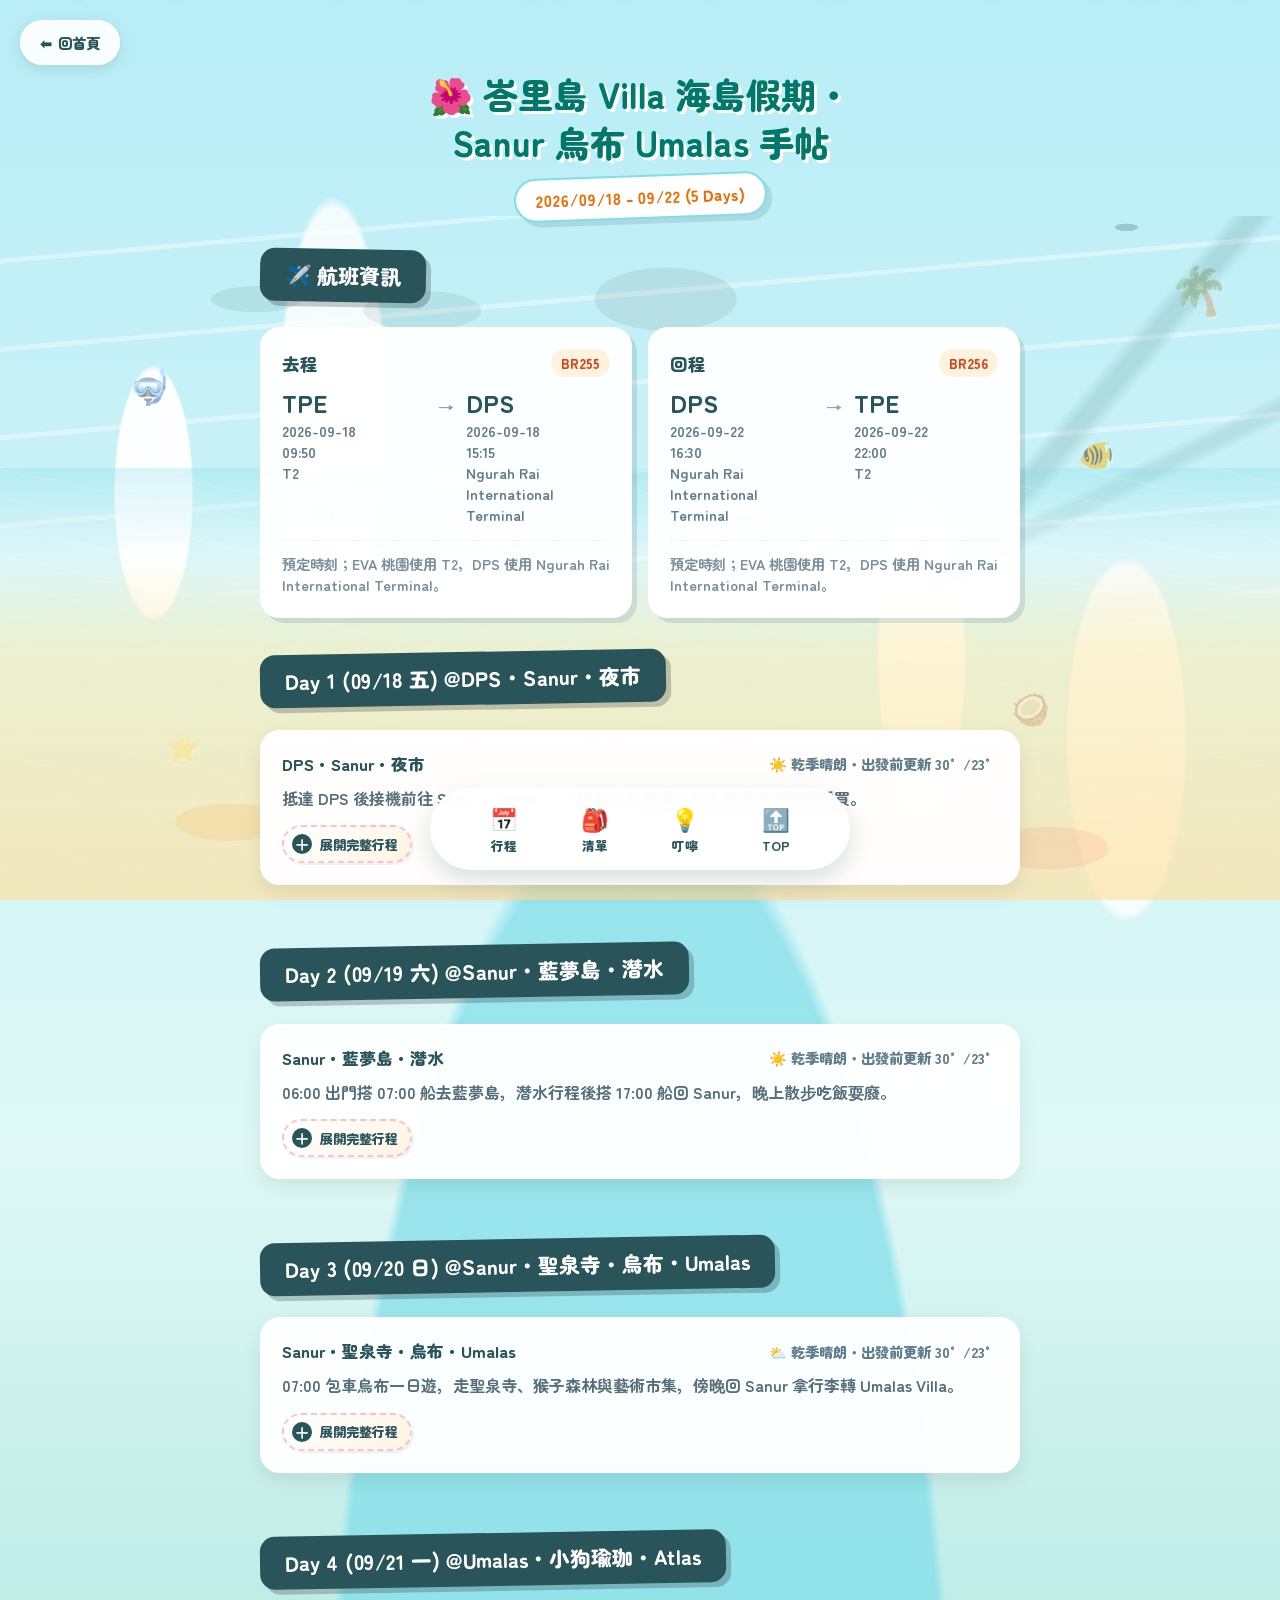
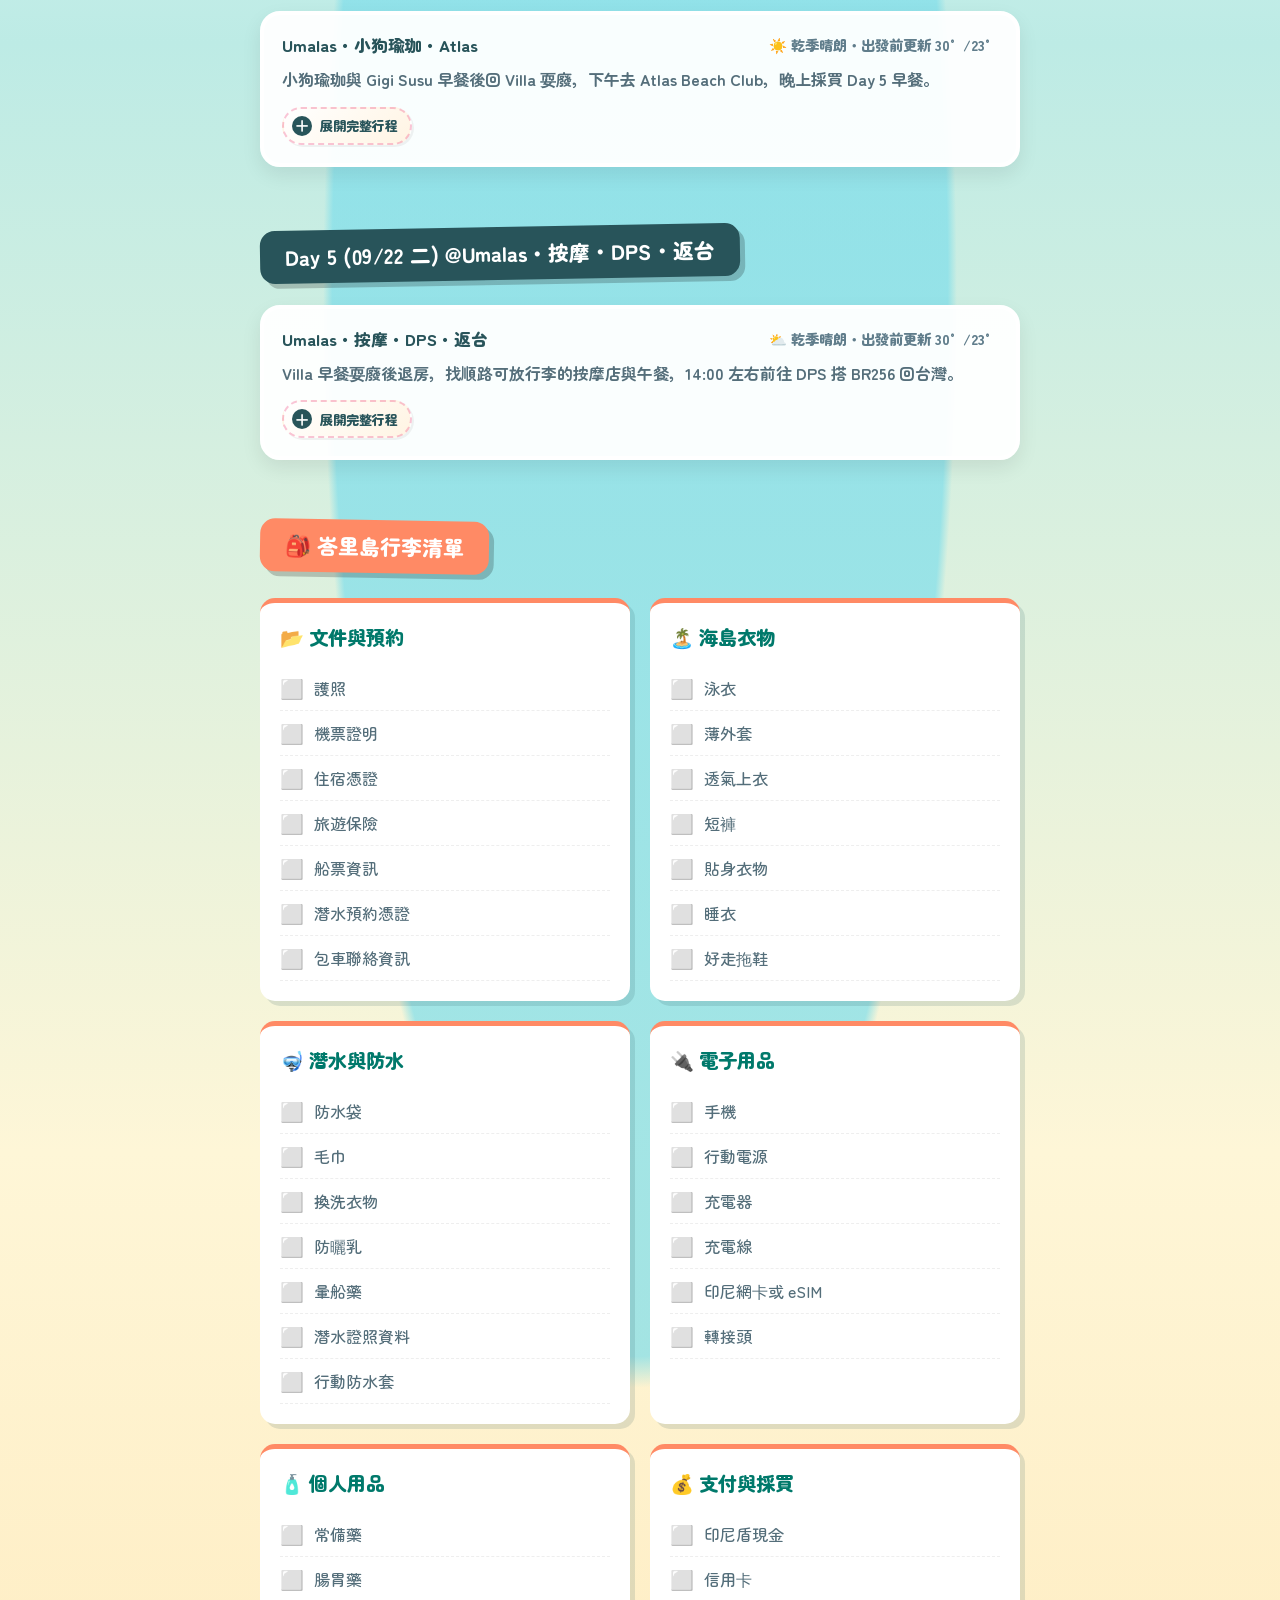
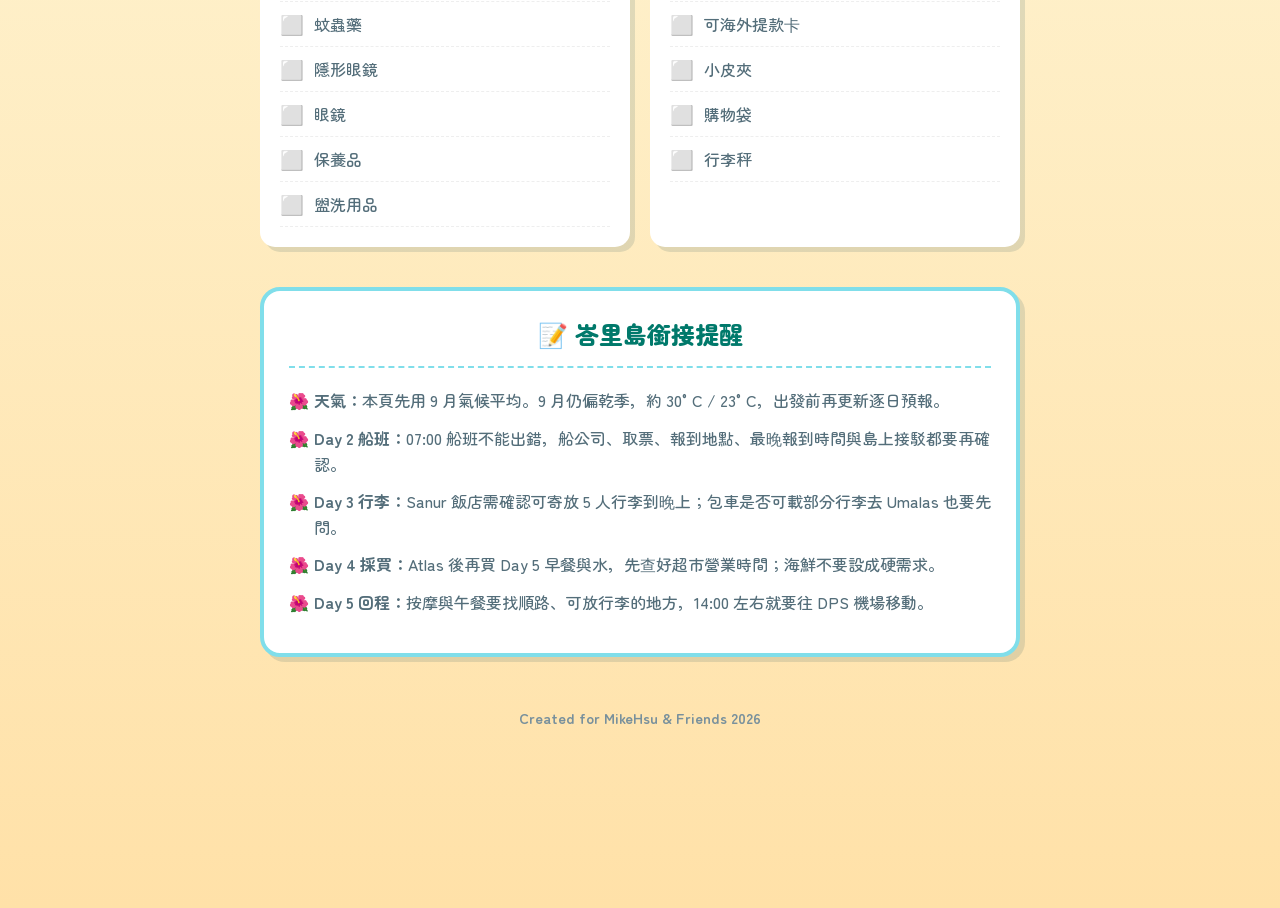
<file: 2026-Bali.html>
<!DOCTYPE html>
<html lang="zh-Hant">
<head>
    <meta charset="UTF-8">
    <meta name="viewport" content="width=device-width, initial-scale=1.0">
    <title>峇里島 Villa 海島假期・Sanur 烏布 Umalas 手帖</title>
    <link rel="preconnect" href="https://fonts.googleapis.com">
    <link rel="preconnect" href="https://fonts.gstatic.com" crossorigin>
    <link href="https://fonts.googleapis.com/css2?family=Zen+Maru+Gothic:wght@400;500;700;900&display=swap" rel="stylesheet">

    <style>
        :root {
            --c-bg-top: #e0f7fa;
            --c-bg-bot: #fff3e0;
            --c-primary: #28545a;
            --c-food: #ffb74d;
            --c-spot: #4db6ac;
            --c-move: #78909c;
            --c-shop: #ff8a65;
            --c-hotel: #9575cd;
            --shadow-card: 5px 5px 0 rgba(40, 84, 90, 0.14);
            --font-main: 'Zen Maru Gothic', sans-serif;
        }

        * { box-sizing: border-box; margin: 0; padding: 0; -webkit-tap-highlight-color: transparent; }
        html { overflow-x: hidden; }
        body {
            min-height: 100vh;
            padding-bottom: 120px;
            overflow-x: hidden;
            color: var(--c-primary);
            font-family: var(--font-main);
            background:
                radial-gradient(ellipse at 12% 12%, rgba(255,255,255,0.95) 0 38px, transparent 40px),
                radial-gradient(ellipse at 26% 10%, rgba(255,255,255,0.82) 0 52px, transparent 55px),
                radial-gradient(ellipse at 72% 16%, rgba(255,255,255,0.88) 0 42px, transparent 45px),
                radial-gradient(ellipse at 88% 18%, rgba(255,255,255,0.78) 0 58px, transparent 61px),
                radial-gradient(ellipse at 50% 46%, rgba(128,222,234,0.72) 0 34%, transparent 35%),
                linear-gradient(180deg, #b8edf7 0%, #dff8f6 28%, #bdebe5 40%, #fef6d7 67%, #ffe1a8 100%);
        }

        body::before {
            content: '';
            position: fixed;
            left: 0;
            right: 0;
            top: 24vh;
            height: 42vh;
            z-index: 0;
            pointer-events: none;
            background:
                radial-gradient(ellipse at 20% 22%, rgba(80,120,92,0.18) 0 44px, transparent 46px),
                radial-gradient(ellipse at 33% 25%, rgba(64,100,84,0.15) 0 58px, transparent 60px),
                radial-gradient(ellipse at 52% 22%, rgba(74,96,86,0.16) 0 70px, transparent 72px),
                radial-gradient(ellipse at 88% 3%, rgba(0,77,64,0.32) 0 11px, transparent 12px),
                linear-gradient(130deg, transparent 0 77%, rgba(0,77,64,0.18) 78% 79%, transparent 80%),
                linear-gradient(154deg, transparent 0 80%, rgba(0,77,64,0.14) 81% 82%, transparent 83%),
                repeating-linear-gradient(175deg, transparent 0 42px, rgba(255,255,255,0.58) 43px 47px, transparent 48px 88px);
            opacity: 0.68;
        }

        body::after {
            content: '';
            position: fixed;
            left: 0;
            right: 0;
            bottom: 0;
            height: 48vh;
            z-index: 0;
            pointer-events: none;
            background:
                radial-gradient(ellipse at 35% 3%, rgba(255,255,255,0.9) 0 18px, transparent 20px),
                radial-gradient(ellipse at 58% 8%, rgba(255,255,255,0.78) 0 22px, transparent 24px),
                radial-gradient(ellipse at 18% 82%, rgba(255,183,77,0.26) 0 54px, transparent 56px),
                radial-gradient(ellipse at 82% 88%, rgba(255,138,101,0.2) 0 58px, transparent 60px),
                linear-gradient(180deg, rgba(128,222,234,0.34) 0%, rgba(255,255,255,0.42) 20%, rgba(255,238,183,0.72) 42%, rgba(255,224,163,0.84) 100%),
                repeating-linear-gradient(12deg, rgba(255,255,255,0.2) 0 2px, transparent 3px 28px);
            opacity: 0.82;
        }

        .leaf-container { position: fixed; inset: 0; z-index: 0; overflow: hidden; pointer-events: none; }
        .marine-deco {
            position: fixed;
            inset: 0;
            z-index: 0;
            overflow: hidden;
            pointer-events: none;
        }

        .marine-item {
            position: absolute;
            opacity: 0.5;
            filter: drop-shadow(2px 3px 0 rgba(255,255,255,0.55));
            animation: marineFloat ease-in-out infinite;
        }

        .m-dive { top: 40vh; left: 10vw; font-size: 2.1rem; animation-duration: 8s; }
        .m-fish-a { top: 48vh; right: 13vw; font-size: 1.8rem; animation-duration: 7s; }
        .m-fish-b { top: 55vh; left: 24vw; font-size: 1.45rem; animation-duration: 9s; opacity: 0.42; }
        .m-starfish { bottom: 15vh; left: 13vw; font-size: 1.7rem; animation-duration: 10s; opacity: 0.48; }
        .m-coconut { bottom: 19vh; right: 18vw; font-size: 2rem; animation-duration: 8.5s; }
        .m-palm { top: 28vh; right: 4vw; font-size: 3rem; opacity: 0.32; transform: rotate(-10deg); animation-duration: 11s; }

        @keyframes marineFloat {
            0%, 100% { transform: translateY(0) rotate(-3deg); }
            50% { transform: translateY(-12px) rotate(4deg); }
        }

        .leaf {
            position: absolute;
            top: -34px;
            width: 20px;
            height: 30px;
            border-radius: 100% 0 100% 0;
            opacity: 0.7;
            filter: drop-shadow(0 3px 4px rgba(0,0,0,0.08));
            animation: leafFall linear infinite;
        }
        @keyframes leafFall {
            0% { transform: translateY(0) rotate(0deg) translateX(0); }
            50% { transform: translateY(58vh) rotate(160deg) translateX(24px); }
            100% { transform: translateY(112vh) rotate(320deg) translateX(-18px); }
        }

        .home-btn {
            position: fixed; top: 20px; left: 20px; z-index: 1000;
            display: flex; align-items: center; gap: 6px;
            padding: 10px 18px;
            border: 2px solid #fff; border-radius: 30px;
            color: var(--c-primary);
            background: rgba(255,255,255,0.9);
            box-shadow: 0 4px 15px rgba(0,0,0,0.1);
            backdrop-filter: blur(5px);
            text-decoration: none;
            font-size: 0.9rem; font-weight: 900;
        }
        .home-btn:hover { transform: scale(1.05); background: #fff; }

        .navbar {
            position: fixed; bottom: 30px; left: 50%; z-index: 999;
            display: flex; justify-content: space-evenly;
            width: 92%; max-width: 420px;
            padding: 8px 0;
            border: 2px solid #fff; border-radius: 60px;
            background: rgba(255,255,255,0.94);
            box-shadow: 0 10px 25px rgba(40,84,90,0.18);
            backdrop-filter: blur(12px);
            transform: translateX(-50%);
        }
        .nav-item {
            display: flex; flex-direction: column; align-items: center;
            padding: 5px; border-radius: 10px;
            color: var(--c-primary);
            text-align: center; text-decoration: none;
            font-size: 0.8rem; font-weight: 800;
        }
        .nav-item:active { background: #e0f2f1; transform: scale(0.95); }
        .nav-icon { margin-bottom: 2px; font-size: 1.4rem; }

        .container { position: relative; z-index: 1; width: 100%; max-width: 800px; margin: 0 auto; padding: 20px 20px 60px; }
        header { padding: 50px 0 30px; text-align: center; }
        .main-title {
            margin-bottom: 10px;
            color: #00796b;
            text-shadow: 3px 3px 0 #fff;
            font-size: 2.2rem;
            font-weight: 900;
            line-height: 1.35;
        }
        .sub-title {
            display: inline-block;
            padding: 8px 20px;
            border: 2px solid #80deea; border-radius: 30px;
            color: #ef6c00;
            background: #fff;
            box-shadow: var(--shadow-card);
            transform: rotate(-2deg);
            font-size: 1rem; font-weight: 800;
        }

        .weather-card { margin-bottom: 30px; padding: 20px; border: 4px solid #fff; border-radius: 20px; background: rgba(255,255,255,0.95); box-shadow: 0 8px 20px rgba(0,0,0,0.08); }
        .weather-top { display: flex; align-items: center; justify-content: space-between; margin-bottom: 15px; padding-bottom: 15px; border-bottom: 2px dashed #80deea; }
        .w-icon { font-size: 3.5rem; filter: drop-shadow(0 5px 5px rgba(0,0,0,0.1)); }
        .w-temp-group { display: flex; align-items: center; gap: 15px; text-align: right; }
        .temp-box { text-align: center; }
        .temp-val { font-size: 1.8rem; font-weight: 900; line-height: 1; }
        .temp-label { margin-top: 5px; opacity: 0.7; font-size: 0.85rem; font-weight: 700; }
        .t-high { color: #ef6c00; } .t-low { color: #00897b; }
        .weather-info { display: flex; flex-wrap: wrap; justify-content: space-between; gap: 10px; }
        .w-badge { display: flex; flex: 1; align-items: center; justify-content: center; gap: 6px; padding: 8px 12px; border-radius: 10px; color: #546e7a; background: #e0f2f1; text-align: center; font-size: 1rem; font-weight: 700; }

        .day-section { margin-bottom: 60px; }
        .day-title {
            display: inline-block; max-width: 100%;
            margin-bottom: 25px; padding: 12px 25px;
            border-radius: 15px;
            color: #fff; background: var(--c-primary);
            box-shadow: 5px 5px 0 rgba(0,0,0,0.2);
            transform: rotate(-1deg);
            white-space: normal;
            font-size: 1.3rem; font-weight: 900; line-height: 1.4;
        }
        .timeline-container { width: calc(100% - 15px); margin-left: 15px; padding-left: 25px; border-left: 6px dashed #80cbc4; }
        .timeline-card {
            position: relative; width: 100%;
            margin-bottom: 25px; padding: 18px;
            overflow: hidden;
            border: 3px solid transparent; border-radius: 18px;
            background: #fff; box-shadow: var(--shadow-card);
            cursor: pointer;
        }
        .timeline-card:active { transform: scale(0.98); }
        .timeline-card::before {
            content: ''; position: absolute; top: 25px; left: -37px; z-index: 1;
            width: 18px; height: 18px;
            border: 4px solid var(--c-primary); border-radius: 50%;
            background: #fff;
        }
        .c-food { border-color: var(--c-food); } .c-food::before { border-color: var(--c-food); background: #ffe0b2; }
        .c-spot { border-color: var(--c-spot); } .c-spot::before { border-color: var(--c-spot); background: #b2dfdb; }
        .c-move { border-color: var(--c-move); } .c-move::before { border-color: var(--c-move); background: #eceff1; }
        .c-shop { border-color: var(--c-shop); } .c-shop::before { border-color: var(--c-shop); background: #ffccbc; }
        .c-hotel { border-color: var(--c-hotel); } .c-hotel::before { border-color: var(--c-hotel); background: #d1c4e9; }

        .card-inner { display: flex; align-items: flex-start; gap: 15px; min-width: 0; }
        .t-time-group { display: flex; flex-direction: column; align-items: center; min-width: 65px; }
        .t-time-big { color: #28545a; font-size: 1.4rem; font-weight: 900; line-height: 1; }
        .t-ampm { color: #78909c; font-size: 0.8rem; font-weight: 700; }
        .t-detail { position: relative; z-index: 2; flex: 1; min-width: 0; }
        .t-head { margin-bottom: 8px; color: #263238; overflow-wrap: anywhere; font-size: 1.25rem; font-weight: 800; line-height: 1.3; }
        .t-desc { color: #546e7a; white-space: pre-line; overflow-wrap: anywhere; font-size: 1rem; font-weight: 500; line-height: 1.6; }
        .t-note-mini { display: inline-block; max-width: 100%; margin-top: 6px; padding: 3px 8px; border-radius: 5px; color: #d84315; background: #fff3e0; white-space: normal; font-size: 0.8rem; font-weight: 700; }

        .sticker-box { position: absolute; inset: 0; overflow: hidden; border-radius: 15px; pointer-events: none; }
        .sticker { position: absolute; opacity: 0.92; filter: drop-shadow(2px 2px 0 rgba(0,0,0,0.1)); font-size: 2.2rem; }
        .s-pos-1 { top: -10px; right: -2px; transform: rotate(15deg); }
        .s-pos-2 { right: 10px; bottom: -10px; transform: rotate(-10deg) scale(0.8); }
        .s-pos-3 { top: 5px; right: 40px; opacity: 0.5; transform: rotate(5deg) scale(0.6); }

        .checklist-wrapper { display: grid; grid-template-columns: repeat(auto-fit, minmax(280px, 1fr)); gap: 20px; }
        .cl-category { padding: 20px; border-top: 5px solid #ff8a65; border-radius: 15px; background: #fff; box-shadow: var(--shadow-card); }
        .cl-title { margin-bottom: 15px; color: #00796b; font-size: 1.2rem; font-weight: 900; }
        .cl-item { display: flex; align-items: center; gap: 10px; padding: 8px 0; border-bottom: 1px dashed #eee; color: #546e7a; cursor: pointer; font-size: 1rem; font-weight: 500; }
        .cl-item.checked { color: #ef6c00; text-decoration: line-through; }
        .cl-checkbox { font-size: 1.2rem; }

        .tips-section { margin-top: 40px; padding: 25px; border: 4px solid #80deea; border-radius: 20px; background: #fff; box-shadow: var(--shadow-card); }
        .tips-title { margin-bottom: 20px; padding-bottom: 15px; border-bottom: 2px dashed #80deea; color: #00796b; text-align: center; font-size: 1.5rem; font-weight: 900; }
        .tip-item { position: relative; margin-bottom: 12px; padding-left: 25px; color: #546e7a; font-size: 1rem; font-weight: 500; line-height: 1.6; }
        .tip-item::before { content: '🌺'; position: absolute; top: 0; left: 0; }

        .modal-overlay { position: fixed; inset: 0; z-index: 2000; display: none; align-items: center; justify-content: center; padding: 20px; background: rgba(40,84,90,0.9); }
        .modal-box { position: relative; width: 100%; max-width: 500px; padding: 30px; border-radius: 24px; background: #fff; animation: popUp 0.3s; }
        @keyframes popUp { from { opacity: 0; transform: scale(0.8); } to { opacity: 1; transform: scale(1); } }
        .m-map-btn { display: block; margin-top: 20px; padding: 15px; border-radius: 15px; color: #fff; background: #00796b; box-shadow: 0 4px 0 #004d40; text-align: center; text-decoration: none; font-size: 1.1rem; font-weight: 900; }

        @media (max-width: 520px) {
            .main-title { font-size: 1.9rem; }
            .sub-title { font-size: 0.92rem; }
            .day-title { padding: 10px 16px; font-size: 1.05rem; }
            .weather-card { padding: 16px; }
            .weather-top { display: grid; grid-template-columns: 1fr; gap: 12px; text-align: center; }
            .w-temp-group { justify-content: center; }
            .weather-info { display: grid; grid-template-columns: 1fr; }
            .timeline-container { width: 100%; margin-left: 0; padding-left: 18px; }
            .timeline-card { width: calc(100vw - 72px); padding: 16px 14px; }
            .timeline-card::before { left: -30px; }
            .card-inner { gap: 12px; }
            .t-time-group { min-width: 54px; }
            .t-detail { max-width: calc(100vw - 160px); }
            .t-head { font-size: 1.15rem; }
            .sticker { font-size: 1.9rem; }
            .home-btn { top: 14px; left: 14px; padding: 8px 14px; }
        }
    </style>
    <link rel="stylesheet" href="travel-style.css">
</head>
<body>
    <a href="index.html" class="home-btn"><span>⬅</span> 回首頁</a>
    <div class="leaf-container" id="leafContainer"></div>
    <div class="marine-deco" aria-hidden="true">
        <span class="marine-item m-dive">🤿</span>
        <span class="marine-item m-fish-a">🐠</span>
        <span class="marine-item m-fish-b">🐟</span>
        <span class="marine-item m-starfish">⭐</span>
        <span class="marine-item m-coconut">🥥</span>
        <span class="marine-item m-palm">🌴</span>
    </div>

    <div class="container">
        <header>
            <div class="main-title">🌺 峇里島 Villa 海島假期・<br>Sanur 烏布 Umalas 手帖</div>
            <div class="sub-title">2026/09/18 - 09/22 (5 Days)</div>
        </header>

        <div id="itinerary-root"></div>

        <section id="checklist-section" style="margin-top:60px;">
            <div class="day-title" style="background:#ff8a65; transform:rotate(1deg);">🎒 峇里島行李清單</div>
            <div class="checklist-wrapper" id="checklist-root"></div>
        </section>

        <section class="tips-section" id="general-tips">
            <div class="tips-title">📝 峇里島銜接提醒</div>
            <div class="tip-item"><strong>天氣：</strong>本頁先用 9 月氣候平均。9 月仍偏乾季，約 30°C / 23°C，出發前再更新逐日預報。</div>
            <div class="tip-item"><strong>Day 2 船班：</strong>07:00 船班不能出錯，船公司、取票、報到地點、最晚報到時間與島上接駁都要再確認。</div>
            <div class="tip-item"><strong>Day 3 行李：</strong>Sanur 飯店需確認可寄放 5 人行李到晚上；包車是否可載部分行李去 Umalas 也要先問。</div>
            <div class="tip-item"><strong>Day 4 採買：</strong>Atlas 後再買 Day 5 早餐與水，先查好超市營業時間；海鮮不要設成硬需求。</div>
            <div class="tip-item"><strong>Day 5 回程：</strong>按摩與午餐要找順路、可放行李的地方，14:00 左右就要往 DPS 機場移動。</div>
        </section>

        <div style="margin-top:50px; color:#78909c; text-align:center; font-size:0.9rem; font-weight:700;">
            Created for MikeHsu & Friends 2026
        </div>
    </div>

    <nav class="navbar">
        <a href="#itinerary-root" class="nav-item"><span class="nav-icon">📅</span>行程</a>
        <a href="#checklist-section" class="nav-item"><span class="nav-icon">🎒</span>清單</a>
        <a href="#general-tips" class="nav-item"><span class="nav-icon">💡</span>叮嚀</a>
        <a href="#" class="nav-item" onclick="window.scrollTo(0,0)"><span class="nav-icon">🔝</span>TOP</a>
    </nav>

    <div class="modal-overlay" id="modal">
        <div class="modal-box">
            <button onclick="closeModal()" style="position:absolute; right:20px; top:20px; border:none; background:none; font-size:1.5rem; cursor:pointer;">✕</button>
            <h2 id="m-title" style="margin-bottom:5px; color:#263238; font-size:1.6rem;">標題</h2>
            <div id="m-time" style="margin-bottom:15px; color:#78909c; font-size:0.9rem; font-weight:700;"></div>
            <div id="m-desc" style="margin-bottom:15px; padding:15px; border-radius:12px; background:#e0f2f1; white-space:pre-line; font-size:1.05rem; line-height:1.6;">內容</div>
            <div id="m-note-box" style="display:none; margin-bottom:15px;">
                <span style="padding:4px 10px; border-radius:8px; color:#d84315; background:#fff3e0; font-size:0.85rem; font-weight:bold;">重點筆記</span>
                <p id="m-note" style="margin-top:8px; color:#d84315; font-weight:700;"></p>
            </div>
            <a id="m-map" href="#" target="_blank" class="m-map-btn">📍 Google Maps 導航</a>
        </div>
    </div>

    <script>
        const leafContainer = document.getElementById('leafContainer');
        const leafColors = ['#4db6ac', '#80deea', '#ffb74d', '#ff8a65'];
        for (let i = 0; i < 22; i++) {
            const leaf = document.createElement('div');
            leaf.className = 'leaf';
            leaf.style.left = Math.random() * 100 + 'vw';
            leaf.style.background = leafColors[i % leafColors.length];
            if (i % 5 === 0) {
                leaf.style.width = '18px';
                leaf.style.height = '18px';
                leaf.style.borderRadius = '50% 0 50% 50%';
                leaf.style.background = '#ff8a80';
            }
            leaf.style.animationDuration = (Math.random() * 9 + 8) + 's';
            leaf.style.animationDelay = Math.random() * 7 + 's';
            leafContainer.appendChild(leaf);
        }

        const itineraryDB = [
            {
                date: "Day 1 (09/18 五)",
                location: "DPS・Sanur・夜市",
                summary: "抵達 DPS 後接機前往 Sanur，Check-in、換錢、吃肋排，晚上逛夜市與超商採買。",
                weather: { high: "30°", low: "23°", feel: "31° / 24°", icon: "☀️", desc: "乾季晴朗・出發前更新", sun: "06:10 / 18:16" },
                events: [
                    { time: "09:50", type: "move", flight: true, title: "EVA BR255 出發", desc: "09:50 TPE (T2) → 15:15 DPS Ngurah Rai International Terminal。", stickers: ["✈️","🌺"], mapLink: "Taiwan Taoyuan International Airport Terminal 2" },
                    { time: "15:15", type: "move", title: "抵達峇里島 DPS", desc: "抵達、入境、領行李，抓約 90 分鐘。", stickers: ["🛬","🧳"], mapLink: "Ngurah Rai International Airport" },
                    { time: "16:45", type: "move", title: "預約接機前往 Sanur", desc: "已預約接機，不使用 Grab；預估 17:30 抵達飯店。", note: "已預約，憑證請看私人文件。", stickers: ["🚗","🏨"], mapLink: "Sanur Bali" },
                    { time: "17:30", type: "hotel", title: "Sanur 飯店 Check-in", desc: "入住、放行李，先把隔天早起用品整理好。", stickers: ["🏨","🧳"], mapLink: "https://maps.app.goo.gl/tz74HjL3CUtPr8LD8" },
                    { time: "18:00", type: "move", title: "換錢", desc: "Grab 前往 PT. Dirgahayu Valuta Prima Money Changer，換錢後現金分散放。", stickers: ["💵","🚗"], mapLink: "PT. Dirgahayu Valuta Prima Money Changer Sanur" },
                    { time: "18:30", type: "food", title: "Naughty Nuri's 肋排晚餐", desc: "吃肋排晚餐，步行或短程移動到夜市。", stickers: ["🍖","🔥"], mapLink: "Naughty Nuri's Warung Sanur" },
                    { time: "20:00", type: "spot", title: "Sanur Night Market", desc: "夜市與附近走走，太累就簡單逛一下。", stickers: ["🏮","🍢"], mapLink: "Sanur Night Market" },
                    { time: "21:30", type: "shop", title: "超商採買", desc: "買水、Day 2 早餐、輕食補給、暈船藥或暈船前可吃的食物。", stickers: ["🛒","🥤"], mapLink: "Sanur convenience store" },
                    { time: "22:30", type: "hotel", title: "回飯店休息", desc: "Day 2 需要 06:00 出門，今晚不要拖太晚。", stickers: ["🛏️","⏰"], mapLink: "https://maps.app.goo.gl/tz74HjL3CUtPr8LD8" }
                ]
            },
            {
                date: "Day 2 (09/19 六)",
                location: "Sanur・藍夢島・潛水",
                summary: "06:00 出門搭 07:00 船去藍夢島，潛水行程後搭 17:00 船回 Sanur，晚上散步吃飯耍廢。",
                weather: { high: "30°", low: "23°", feel: "31° / 24°", icon: "☀️", desc: "乾季晴朗・出發前更新", sun: "06:09 / 18:16" },
                events: [
                    { time: "05:30", type: "food", title: "起床與簡單早餐", desc: "吃 Day 1 超商買的東西，準備防水袋、毛巾、拖鞋、換洗衣物、防曬與潛水資料。", stickers: ["🥐","🎒"] },
                    { time: "06:00", type: "move", title: "從 Sanur 飯店出門", desc: "前往港口處理取票與報到，07:00 船班不等人。", note: "船公司、取票方式、報到地點與最晚報到時間待確認。", stickers: ["🚗","⛴️"], mapLink: "Sanur Harbour" },
                    { time: "07:00", type: "move", title: "船班前往藍夢島", desc: "Sanur → Nusa Lembongan，約 07:35 抵達。", stickers: ["⛴️","🌊"], mapLink: "Nusa Lembongan" },
                    { time: "08:00", type: "spot", title: "藍夢島潛水行程", desc: "2 位 Fun Dive + 1 位 DSD 體驗潛水。若天候允許，希望安排 Manta Point 與第二個潛點。", note: "已預約，憑證請看私人文件；到島後接駁待確認。", stickers: ["🤿","🐠","🌊"], mapLink: "Manta Point Nusa Penida" },
                    { time: "15:30", type: "spot", title: "潛水結束整理", desc: "整理裝備、補水、等待回程船班。不潛水的人可在潛店附近休息或安排陸遊。", stickers: ["🧴","🥤"], mapLink: "Nusa Lembongan" },
                    { time: "17:00", type: "move", title: "回程船班", desc: "藍夢島 → Sanur，回程取票與港口位置待確認。", stickers: ["⛴️","🌅"], mapLink: "Sanur Harbour" },
                    { time: "18:30", type: "food", title: "Sanur 晚餐", desc: "回 Sanur 後當天決定晚餐，潛水後可能疲累，不訂太遠。", stickers: ["🍜","🍹"], mapLink: "Sanur restaurants" },
                    { time: "20:00", type: "spot", title: "散步與耍廢", desc: "喝飲料、附近散步，Day 3 也要 07:00 出發，早點休息。", stickers: ["🌙","🏝️"], mapLink: "Sanur Beach" }
                ]
            },
            {
                date: "Day 3 (09/20 日)",
                location: "Sanur・聖泉寺・烏布・Umalas",
                summary: "07:00 包車烏布一日遊，走聖泉寺、猴子森林與藝術市集，傍晚回 Sanur 拿行李轉 Umalas Villa。",
                weather: { high: "30°", low: "23°", feel: "31° / 24°", icon: "⛅", desc: "乾季晴朗・出發前更新", sun: "06:09 / 18:16" },
                events: [
                    { time: "06:00", type: "food", title: "早餐與退房準備", desc: "吃前一天買好的早餐，06:20–06:45 退房、整理並寄放行李。", stickers: ["🥪","🧳"], mapLink: "https://maps.app.goo.gl/tz74HjL3CUtPr8LD8" },
                    { time: "07:00", type: "move", title: "包車出發", desc: "Sanur → 聖泉寺，包車 12 小時，使用至 19:00。", note: "需確認司機是否可最後載部分人與行李去 Umalas，以及超時費。", stickers: ["🚗","🗺️"], mapLink: "Tirta Empul Temple" },
                    { time: "09:00", type: "spot", title: "Tirta Empul 聖泉寺", desc: "參觀聖泉寺，不安排梯田，避免壓縮後續時間。", stickers: ["⛩️","💧"], mapLink: "Tirta Empul Temple" },
                    { time: "11:30", type: "spot", title: "烏布猴子森林", desc: "Sacred Monkey Forest Sanctuary，注意物品不要外露。", stickers: ["🐒","🌿"], mapLink: "Sacred Monkey Forest Sanctuary" },
                    { time: "13:00", type: "food", title: "烏布市集周邊午餐", desc: "午餐安排在烏布市集附近，吃完直接逛街。", stickers: ["🍛","🥥"], mapLink: "Ubud Art Market" },
                    { time: "14:00", type: "shop", title: "烏布藝術市集與周邊街區", desc: "視逛街狀況彈性結束，17:00 左右回 Sanur 拿行李。", stickers: ["🛍️","🎨"], mapLink: "Ubud Art Market" },
                    { time: "17:00", type: "move", title: "回 Sanur 拿行李", desc: "若市集提早結束，可部分人與行李搭原包車去 Umalas；若接近 19:00，改叫 2 台 Grab。", note: "Sanur 飯店需確認可寄放行李到晚上。", stickers: ["🚗","🧳"], mapLink: "https://maps.app.goo.gl/tz74HjL3CUtPr8LD8" },
                    { time: "19:00", type: "hotel", title: "前往 Umalas Villa", desc: "入住 Villa、耍廢，視抵達時間決定是否採買或吃東西。", stickers: ["🏡","🏊"], mapLink: "https://maps.app.goo.gl/z8PhP6qySCJRA7CB6" }
                ]
            },
            {
                date: "Day 4 (09/21 一)",
                location: "Umalas・小狗瑜珈・Atlas",
                summary: "小狗瑜珈與 Gigi Susu 早餐後回 Villa 耍廢，下午去 Atlas Beach Club，晚上採買 Day 5 早餐。",
                weather: { high: "30°", low: "23°", feel: "31° / 24°", icon: "☀️", desc: "乾季晴朗・出發前更新", sun: "06:08 / 18:16" },
                events: [
                    { time: "08:00", type: "move", title: "Villa 出發", desc: "Grab 前往小狗瑜珈，預留路況時間。", stickers: ["🚗","🐶"], mapLink: "Happy Puppy Yoga Bali" },
                    { time: "09:00", type: "spot", title: "Happy Puppy Yoga Bali", desc: "小狗瑜珈已預約，課程可能不會準時結束，保留緩衝。", note: "已預約，憑證請看私人文件。", stickers: ["🐶","🧘"], mapLink: "Happy Puppy Yoga Bali" },
                    { time: "10:30", type: "food", title: "Gigi Susu 早餐", desc: "課程地點到 Gigi Susu 約 15 分鐘，早餐、麵包、咖啡約 1 小時。", stickers: ["🥐","☕"], mapLink: "Gigi Susu Bali" },
                    { time: "12:00", type: "hotel", title: "回 Villa 耍廢", desc: "泳池、休息、聊天、放空；這天不要再塞遠景點。", stickers: ["🏊","😌"], mapLink: "https://maps.app.goo.gl/z8PhP6qySCJRA7CB6" },
                    { time: "15:00", type: "move", title: "前往 Atlas Beach Club", desc: "直接前往 Atlas，不再安排下午景點。", stickers: ["🚗","🌊"], mapLink: "Atlas Beach Club Bali" },
                    { time: "16:00", type: "spot", title: "Atlas Beach Club", desc: "海灘拍照、喝酒、耍廢、看夕陽；晚餐可在 Atlas 吃或離場後另找。", stickers: ["🍹","🌅","🏖️"], mapLink: "Atlas Beach Club Bali" },
                    { time: "20:30", type: "shop", title: "超市採買", desc: "買 Day 5 早餐食材、水、飲料、蛋、吐司、水果與部分伴手禮。", note: "先確認營業時間；海鮮不要設為硬需求。", stickers: ["🛒","🍳"], mapLink: "supermarket near Canggu Bali" },
                    { time: "22:00", type: "hotel", title: "回 Villa 休息", desc: "整理採買物品，Day 5 早上在 Villa 煮早餐。", stickers: ["🏡","🌙"], mapLink: "https://maps.app.goo.gl/z8PhP6qySCJRA7CB6" }
                ]
            },
            {
                date: "Day 5 (09/22 二)",
                location: "Umalas・按摩・DPS・返台",
                summary: "Villa 早餐耍廢後退房，找順路可放行李的按摩店與午餐，14:00 左右前往 DPS 搭 BR256 回台灣。",
                weather: { high: "30°", low: "23°", feel: "31° / 24°", icon: "⛅", desc: "乾季晴朗・出發前更新", sun: "06:08 / 18:15" },
                events: [
                    { time: "08:00", type: "food", title: "Villa 早餐與耍廢", desc: "用 Day 4 採買食材煮早餐，整理行李、泳池邊慢慢收尾。", stickers: ["🍳","🏊"], mapLink: "https://maps.app.goo.gl/z8PhP6qySCJRA7CB6" },
                    { time: "10:00", type: "hotel", title: "退房", desc: "整理行李、Check-out，接下來行李會跟著大家移動。", stickers: ["🧳","👋"], mapLink: "https://maps.app.goo.gl/z8PhP6qySCJRA7CB6" },
                    { time: "11:00", type: "spot", title: "按摩", desc: "按摩店待定，建議找 Umalas / Seminyak / Kuta / 機場路線附近，最好可寄放行李。", note: "店家待確認，不公開私人預約資訊。", stickers: ["💆","🌿"], mapLink: "massage near Seminyak Bali" },
                    { time: "13:00", type: "food", title: "午餐", desc: "餐廳待定，建議選往機場方向順路、不要太遠或太慢。", stickers: ["🍽️","🥤"], mapLink: "restaurants near Kuta Bali" },
                    { time: "14:00", type: "move", title: "前往 DPS 機場", desc: "預留塞車與報到時間，最晚 14:00 前後出發比較保險。", stickers: ["🚗","🛫"], mapLink: "Ngurah Rai International Airport" },
                    { time: "16:30", type: "move", flight: true, title: "EVA BR256 回程", desc: "16:30 DPS Ngurah Rai International Terminal → 22:00 TPE (T2)。", stickers: ["✈️","🇹🇼"], mapLink: "Ngurah Rai International Airport" }
                ]
            }
        ];

        const checklistData = {
            "📂 文件與預約": ["護照", "機票證明", "住宿憑證", "旅遊保險", "船票資訊", "潛水預約憑證", "包車聯絡資訊"],
            "🏝️ 海島衣物": ["泳衣", "薄外套", "透氣上衣", "短褲", "貼身衣物", "睡衣", "好走拖鞋"],
            "🤿 潛水與防水": ["防水袋", "毛巾", "換洗衣物", "防曬乳", "暈船藥", "潛水證照資料", "行動防水套"],
            "🔌 電子用品": ["手機", "行動電源", "充電器", "充電線", "印尼網卡或 eSIM", "轉接頭"],
            "🧴 個人用品": ["常備藥", "腸胃藥", "蚊蟲藥", "隱形眼鏡", "眼鏡", "保養品", "盥洗用品"],
            "💰 支付與採買": ["印尼盾現金", "信用卡", "可海外提款卡", "小皮夾", "購物袋", "行李秤"]
        };

        window.travelPageData = {
            storageKey: "bali2026",
            mapRegion: "峇里島",
            flights: [
                {
                    direction: "去程",
                    date: "2026-09-18",
                    flightNo: "BR255",
                    depart: { airport: "TPE", terminal: "T2", time: "09:50" },
                    arrive: { airport: "DPS", terminal: "Ngurah Rai International Terminal", time: "15:15" },
                    note: "預定時刻；EVA 桃園使用 T2，DPS 使用 Ngurah Rai International Terminal。"
                },
                {
                    direction: "回程",
                    date: "2026-09-22",
                    flightNo: "BR256",
                    depart: { airport: "DPS", terminal: "Ngurah Rai International Terminal", time: "16:30" },
                    arrive: { airport: "TPE", terminal: "T2", time: "22:00" },
                    note: "預定時刻；EVA 桃園使用 T2，DPS 使用 Ngurah Rai International Terminal。"
                }
            ],
            days: itineraryDB,
            checklist: checklistData,
            tips: []
        };
    </script>
    <script src="travel-page.js"></script>
</body>
</html>
</file>
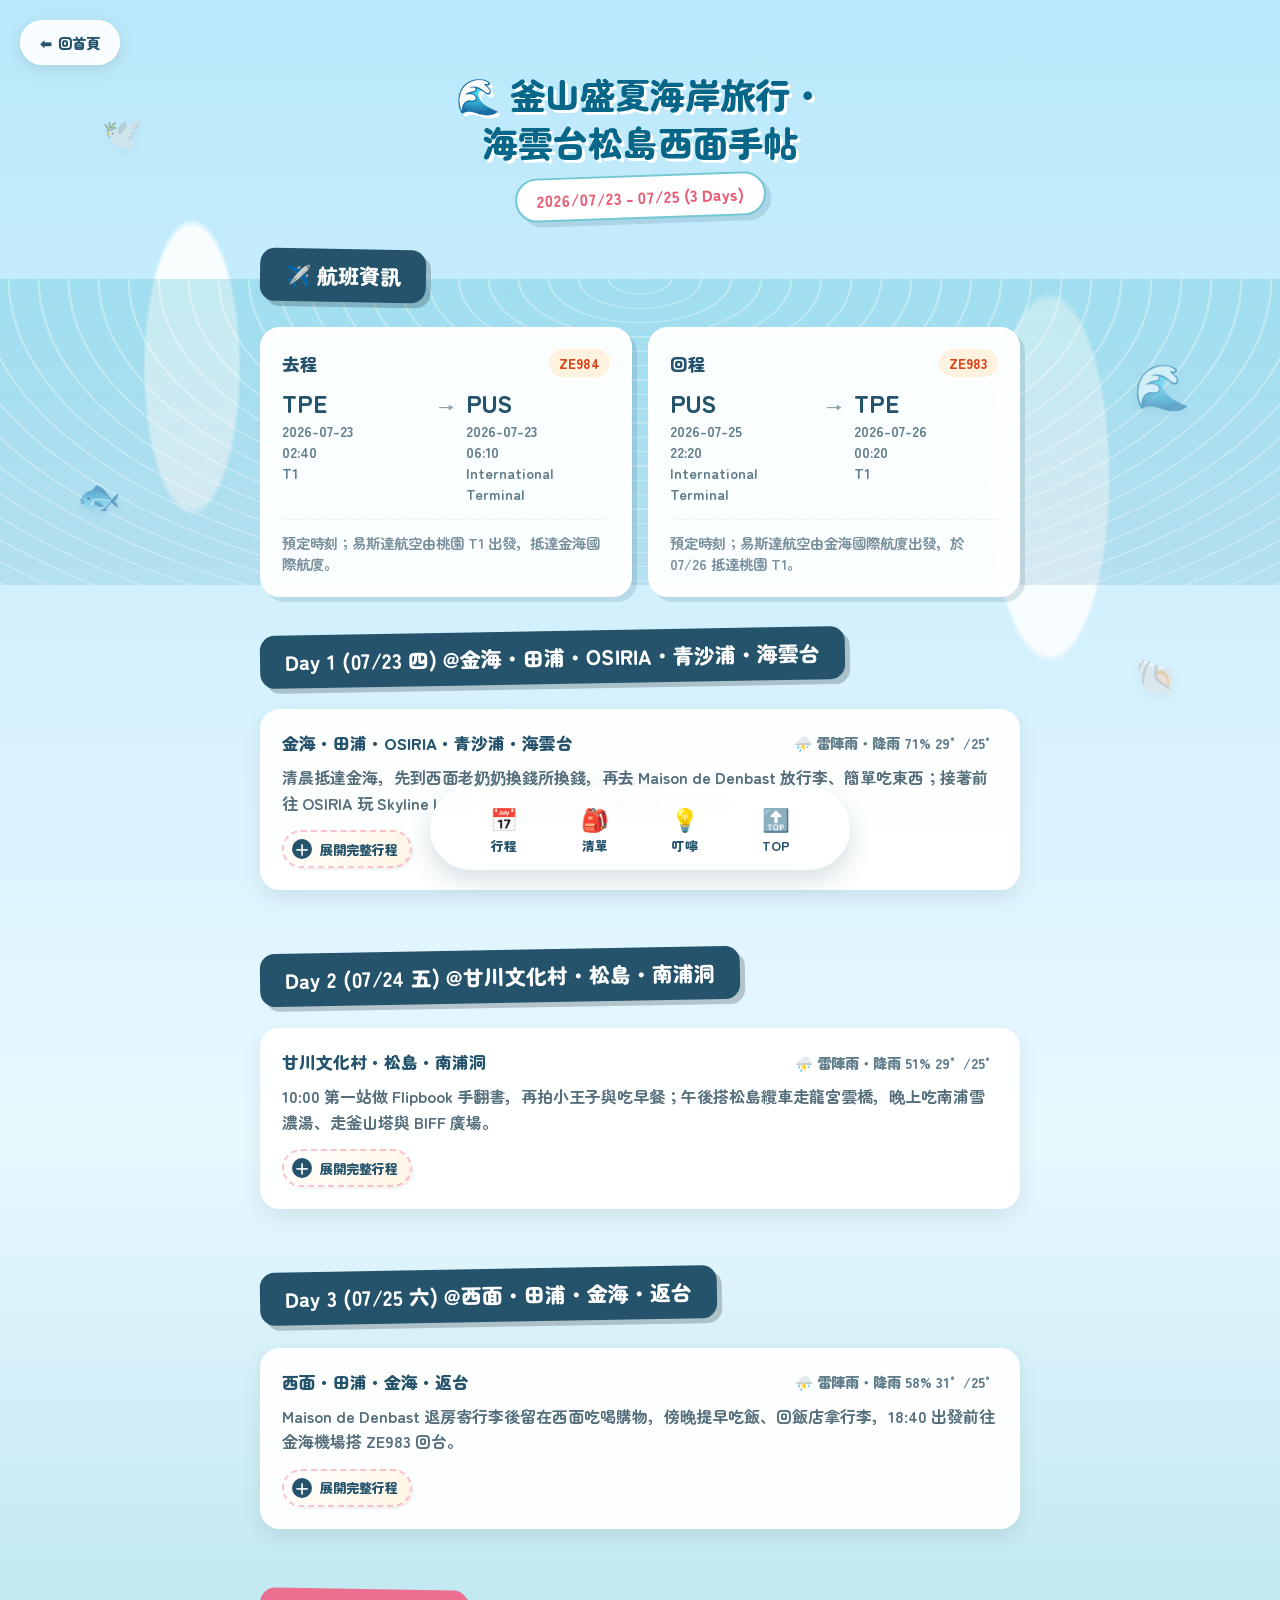
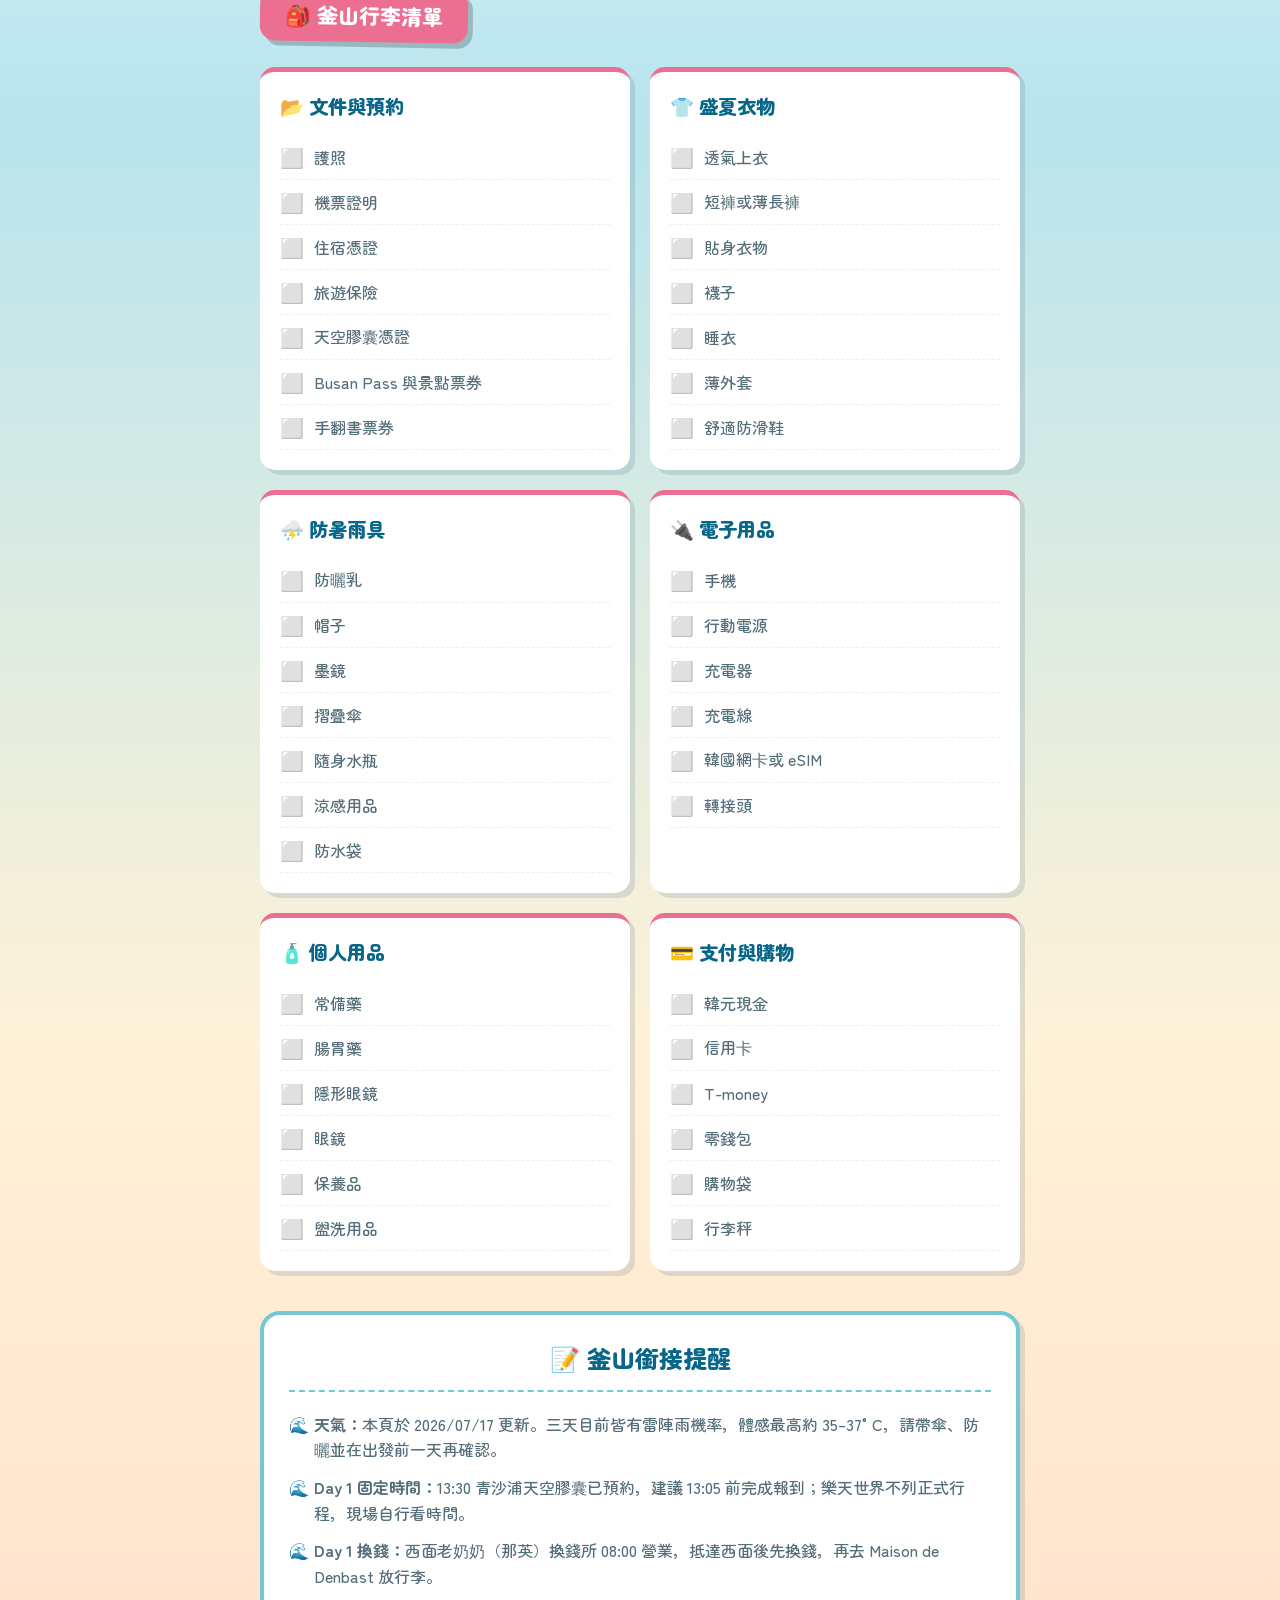
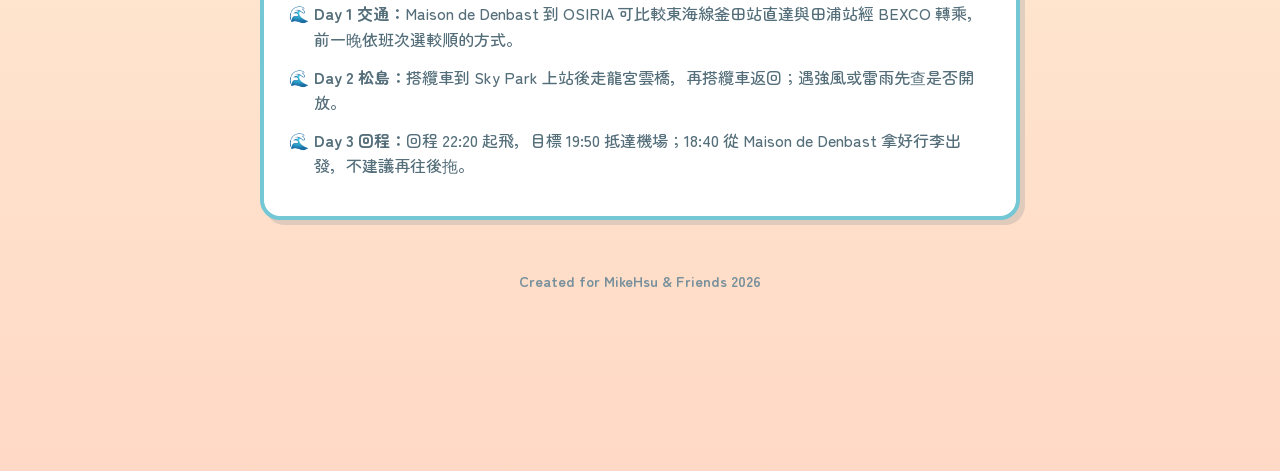
<file: 2026-Busan.html>
<!DOCTYPE html>
<html lang="zh-Hant">
<head>
    <meta charset="UTF-8">
    <meta name="viewport" content="width=device-width, initial-scale=1.0">
    <title>釜山盛夏海岸旅行・海雲台松島西面手帖</title>
    <link rel="preconnect" href="https://fonts.googleapis.com">
    <link rel="preconnect" href="https://fonts.gstatic.com" crossorigin>
    <link href="https://fonts.googleapis.com/css2?family=Zen+Maru+Gothic:wght@400;500;700;900&display=swap" rel="stylesheet">

    <style>
        :root {
            --c-bg-top: #dff5ff;
            --c-bg-bot: #fff2e8;
            --c-primary: #24536b;
            --c-food: #ff8a65;
            --c-spot: #26a69a;
            --c-move: #5c7c96;
            --c-shop: #ec6f91;
            --c-hotel: #7e72c5;
            --shadow-card: 5px 5px 0 rgba(36, 83, 107, 0.14);
            --font-main: 'Zen Maru Gothic', sans-serif;
        }

        * { box-sizing: border-box; margin: 0; padding: 0; -webkit-tap-highlight-color: transparent; }
        html { overflow-x: hidden; }
        body {
            min-height: 100vh;
            padding-bottom: 120px;
            overflow-x: hidden;
            color: var(--c-primary);
            font-family: var(--font-main);
            background:
                radial-gradient(ellipse at 15% 10%, rgba(255,255,255,0.9) 0 46px, transparent 49px),
                radial-gradient(ellipse at 82% 13%, rgba(255,255,255,0.82) 0 58px, transparent 61px),
                linear-gradient(180deg, #b9e8fa 0%, #e8f8ff 31%, #b8e4ed 47%, #fff2d7 72%, #ffd9c5 100%);
        }
        body::before {
            content: '';
            position: fixed;
            inset: 31vh 0 auto;
            z-index: 0;
            height: 34vh;
            pointer-events: none;
            background:
                repeating-radial-gradient(ellipse at 50% 0%, rgba(255,255,255,0.34) 0 2px, transparent 3px 30px),
                linear-gradient(180deg, rgba(70,190,210,0.36), rgba(15,125,167,0.18));
            opacity: 0.8;
        }

        .coast-deco { position: fixed; inset: 0; z-index: 0; overflow: hidden; pointer-events: none; }
        .coast-item { position: absolute; opacity: 0.5; filter: drop-shadow(0 4px 4px rgba(36,83,107,0.1)); animation: coastFloat 8s ease-in-out infinite; }
        .c-gull { top: 12%; left: 8%; font-size: 2rem; }
        .c-wave { top: 39%; right: 7%; font-size: 2.8rem; animation-delay: -2s; }
        .c-fish { top: 52%; left: 6%; font-size: 2.2rem; animation-delay: -4s; }
        .c-shell { top: 72%; right: 8%; font-size: 2.2rem; animation-delay: -1s; }
        @keyframes coastFloat { 0%,100% { transform: translateY(0) rotate(-3deg); } 50% { transform: translateY(-14px) rotate(4deg); } }

        .home-btn { position: fixed; top: 20px; left: 20px; z-index: 1000; display: flex; align-items: center; gap: 6px; padding: 10px 18px; border: 2px solid #fff; border-radius: 30px; color: var(--c-primary); background: rgba(255,255,255,0.9); box-shadow: 0 4px 15px rgba(0,0,0,0.1); backdrop-filter: blur(5px); text-decoration: none; font-size: 0.9rem; font-weight: 900; }
        .home-btn:hover { transform: scale(1.05); background: #fff; }
        .navbar { position: fixed; bottom: 30px; left: 50%; z-index: 999; display: flex; justify-content: space-evenly; width: 92%; max-width: 420px; padding: 8px 0; border: 2px solid #fff; border-radius: 60px; background: rgba(255,255,255,0.92); box-shadow: 0 10px 25px rgba(36,83,107,0.18); backdrop-filter: blur(12px); transform: translateX(-50%); }
        .nav-item { display: flex; flex-direction: column; align-items: center; padding: 5px; border-radius: 10px; color: var(--c-primary); text-align: center; text-decoration: none; font-size: 0.8rem; font-weight: 800; }
        .nav-item:active { background: #e1f5fe; transform: scale(0.95); }
        .nav-icon { margin-bottom: 2px; font-size: 1.4rem; }
        .container { position: relative; z-index: 1; width: 100%; max-width: 800px; margin: 0 auto; padding: 20px 20px 60px; }
        header { padding: 50px 0 30px; text-align: center; }
        .main-title { margin-bottom: 10px; color: #086788; text-shadow: 3px 3px 0 #fff; font-size: 2.2rem; font-weight: 900; line-height: 1.35; }
        .sub-title { display: inline-block; padding: 8px 20px; border: 2px solid #74c7d5; border-radius: 30px; color: #e85d75; background: #fff; box-shadow: var(--shadow-card); transform: rotate(-2deg); font-size: 1rem; font-weight: 800; }

        .weather-card { margin-bottom: 30px; padding: 20px; border: 4px solid #fff; border-radius: 20px; background: rgba(255,255,255,0.95); box-shadow: 0 8px 20px rgba(0,0,0,0.08); }
        .weather-top { display: flex; align-items: center; justify-content: space-between; margin-bottom: 15px; padding-bottom: 15px; border-bottom: 2px dashed #74c7d5; }
        .w-icon { font-size: 3.5rem; filter: drop-shadow(0 5px 5px rgba(0,0,0,0.1)); }
        .w-temp-group { display: flex; align-items: center; gap: 15px; text-align: right; }
        .temp-box { text-align: center; }
        .temp-val { font-size: 1.8rem; font-weight: 900; line-height: 1; }
        .temp-label { margin-top: 5px; opacity: 0.7; font-size: 0.85rem; font-weight: 700; }
        .t-high { color: #ef5350; } .t-low { color: #00897b; }
        .weather-info { display: flex; flex-wrap: wrap; justify-content: space-between; gap: 10px; }
        .w-badge { display: flex; flex: 1; align-items: center; justify-content: center; gap: 6px; padding: 8px 12px; border-radius: 10px; color: #546e7a; background: #e1f5fe; text-align: center; font-size: 1rem; font-weight: 700; }

        .day-section { margin-bottom: 60px; }
        .day-title { display: inline-block; max-width: 100%; margin-bottom: 25px; padding: 12px 25px; border-radius: 15px; color: #fff; background: var(--c-primary); box-shadow: 5px 5px 0 rgba(0,0,0,0.2); transform: rotate(-1deg); white-space: normal; font-size: 1.3rem; font-weight: 900; line-height: 1.4; }
        .timeline-container { width: calc(100% - 15px); margin-left: 15px; padding-left: 25px; border-left: 6px dashed #74c7d5; }
        .timeline-card { position: relative; width: 100%; margin-bottom: 25px; padding: 18px; overflow: hidden; border: 3px solid transparent; border-radius: 18px; background: #fff; box-shadow: var(--shadow-card); cursor: pointer; }
        .timeline-card:active { transform: scale(0.98); }
        .timeline-card::before { content: ''; position: absolute; top: 25px; left: -37px; z-index: 1; width: 18px; height: 18px; border: 4px solid var(--c-primary); border-radius: 50%; background: #fff; }
        .c-food { border-color: var(--c-food); } .c-food::before { border-color: var(--c-food); background: #ffccbc; }
        .c-spot { border-color: var(--c-spot); } .c-spot::before { border-color: var(--c-spot); background: #b2dfdb; }
        .c-move { border-color: var(--c-move); } .c-move::before { border-color: var(--c-move); background: #eceff1; }
        .c-shop { border-color: var(--c-shop); } .c-shop::before { border-color: var(--c-shop); background: #f8bbd0; }
        .c-hotel { border-color: var(--c-hotel); } .c-hotel::before { border-color: var(--c-hotel); background: #d1c4e9; }
        .card-inner { display: flex; align-items: flex-start; gap: 15px; min-width: 0; }
        .t-time-group { display: flex; flex-direction: column; align-items: center; min-width: 65px; }
        .t-time-big { color: var(--c-primary); font-size: 1.4rem; font-weight: 900; line-height: 1; }
        .t-ampm { color: #78909c; font-size: 0.8rem; font-weight: 700; }
        .t-detail { position: relative; z-index: 2; flex: 1; min-width: 0; }
        .t-head { margin-bottom: 8px; color: #263238; overflow-wrap: anywhere; font-size: 1.25rem; font-weight: 800; line-height: 1.3; }
        .t-desc { color: #546e7a; white-space: pre-line; overflow-wrap: anywhere; font-size: 1rem; font-weight: 500; line-height: 1.6; }
        .t-note-mini { display: inline-block; max-width: 100%; margin-top: 6px; padding: 3px 8px; border-radius: 5px; color: #b23a55; background: #fff0f3; white-space: normal; font-size: 0.8rem; font-weight: 700; }
        .sticker-box { position: absolute; inset: 0; overflow: hidden; border-radius: 15px; pointer-events: none; }
        .sticker { position: absolute; opacity: 0.92; filter: drop-shadow(2px 2px 0 rgba(0,0,0,0.1)); font-size: 2.2rem; }
        .s-pos-1 { top: -10px; right: -2px; transform: rotate(15deg); } .s-pos-2 { right: 10px; bottom: -10px; transform: rotate(-10deg) scale(0.8); } .s-pos-3 { top: 5px; right: 40px; opacity: 0.5; transform: rotate(5deg) scale(0.6); }
        .checklist-wrapper { display: grid; grid-template-columns: repeat(auto-fit, minmax(280px, 1fr)); gap: 20px; }
        .cl-category { padding: 20px; border-top: 5px solid #ec6f91; border-radius: 15px; background: #fff; box-shadow: var(--shadow-card); }
        .cl-title { margin-bottom: 15px; color: #086788; font-size: 1.2rem; font-weight: 900; }
        .cl-item { display: flex; align-items: center; gap: 10px; padding: 8px 0; border-bottom: 1px dashed #eee; color: #546e7a; cursor: pointer; font-size: 1rem; font-weight: 500; }
        .cl-item.checked { color: #ec6f91; text-decoration: line-through; } .cl-checkbox { font-size: 1.2rem; }
        .tips-section { margin-top: 40px; padding: 25px; border: 4px solid #74c7d5; border-radius: 20px; background: #fff; box-shadow: var(--shadow-card); }
        .tips-title { margin-bottom: 20px; padding-bottom: 15px; border-bottom: 2px dashed #74c7d5; color: #086788; text-align: center; font-size: 1.5rem; font-weight: 900; }
        .tip-item { position: relative; margin-bottom: 12px; padding-left: 25px; color: #546e7a; font-size: 1rem; font-weight: 500; line-height: 1.6; }
        .tip-item::before { content: '🌊'; position: absolute; top: 0; left: 0; }
        .modal-overlay { position: fixed; inset: 0; z-index: 2000; display: none; align-items: center; justify-content: center; padding: 20px; background: rgba(36,83,107,0.9); }
        .modal-box { position: relative; width: 100%; max-width: 500px; padding: 30px; border-radius: 24px; background: #fff; animation: popUp 0.3s; }
        @keyframes popUp { from { opacity: 0; transform: scale(0.8); } to { opacity: 1; transform: scale(1); } }
        .m-map-btn { display: block; margin-top: 20px; padding: 15px; border-radius: 15px; color: #fff; background: #086788; box-shadow: 0 4px 0 #06465c; text-align: center; text-decoration: none; font-size: 1.1rem; font-weight: 900; }
        @media (max-width: 520px) {
            .main-title { font-size: 1.9rem; } .sub-title { font-size: 0.92rem; } .day-title { padding: 10px 16px; font-size: 1.05rem; }
            .weather-card { padding: 16px; } .weather-top { display: grid; grid-template-columns: 1fr; gap: 12px; text-align: center; } .w-temp-group { justify-content: center; }
            .weather-info { display: grid; grid-template-columns: 1fr; } .timeline-container { width: 100%; margin-left: 0; padding-left: 18px; }
            .timeline-card { width: calc(100vw - 72px); padding: 16px 14px; } .timeline-card::before { left: -30px; } .card-inner { gap: 12px; }
            .t-time-group { min-width: 54px; } .t-detail { max-width: calc(100vw - 160px); } .t-head { font-size: 1.15rem; } .sticker { font-size: 1.9rem; }
            .home-btn { top: 14px; left: 14px; padding: 8px 14px; }
        }
    </style>
    <link rel="stylesheet" href="travel-style.css">
</head>
<body>
    <a href="index.html" class="home-btn"><span>⬅</span> 回首頁</a>
    <div class="coast-deco" aria-hidden="true">
        <span class="coast-item c-gull">🕊️</span>
        <span class="coast-item c-wave">🌊</span>
        <span class="coast-item c-fish">🐟</span>
        <span class="coast-item c-shell">🐚</span>
    </div>

    <div class="container">
        <header>
            <div class="main-title">🌊 釜山盛夏海岸旅行・<br>海雲台松島西面手帖</div>
            <div class="sub-title">2026/07/23 - 07/25 (3 Days)</div>
        </header>

        <div id="itinerary-root"></div>

        <section id="checklist-section" style="margin-top:60px;">
            <div class="day-title" style="background:#ec6f91; transform:rotate(1deg);">🎒 釜山行李清單</div>
            <div class="checklist-wrapper" id="checklist-root"></div>
        </section>

        <section class="tips-section" id="general-tips">
            <div class="tips-title">📝 釜山銜接提醒</div>
            <div class="tip-item"><strong>天氣：</strong>本頁於 2026/07/17 更新。三天目前皆有雷陣雨機率，體感最高約 35–37°C，請帶傘、防曬並在出發前一天再確認。</div>
            <div class="tip-item"><strong>Day 1 固定時間：</strong>13:30 青沙浦天空膠囊已預約，建議 13:05 前完成報到；樂天世界不列正式行程，現場自行看時間。</div>
            <div class="tip-item"><strong>Day 1 換錢：</strong>西面老奶奶（那英）換錢所 08:00 營業，抵達西面後先換錢，再去 Maison de Denbast 放行李。</div>
            <div class="tip-item"><strong>Day 1 交通：</strong>Maison de Denbast 到 OSIRIA 可比較東海線釜田站直達與田浦站經 BEXCO 轉乘，前一晚依班次選較順的方式。</div>
            <div class="tip-item"><strong>Day 2 松島：</strong>搭纜車到 Sky Park 上站後走龍宮雲橋，再搭纜車返回；遇強風或雷雨先查是否開放。</div>
            <div class="tip-item"><strong>Day 3 回程：</strong>回程 22:20 起飛，目標 19:50 抵達機場；18:40 從 Maison de Denbast 拿好行李出發，不建議再往後拖。</div>
        </section>

        <div style="margin-top:50px; color:#78909c; text-align:center; font-size:0.9rem; font-weight:700;">Created for MikeHsu & Friends 2026</div>
    </div>

    <nav class="navbar">
        <a href="#itinerary-root" class="nav-item"><span class="nav-icon">📅</span>行程</a>
        <a href="#checklist-section" class="nav-item"><span class="nav-icon">🎒</span>清單</a>
        <a href="#general-tips" class="nav-item"><span class="nav-icon">💡</span>叮嚀</a>
        <a href="#" class="nav-item" onclick="window.scrollTo(0,0)"><span class="nav-icon">🔝</span>TOP</a>
    </nav>

    <div class="modal-overlay" id="modal">
        <div class="modal-box">
            <button onclick="closeModal()" style="position:absolute; right:20px; top:20px; border:none; background:none; font-size:1.5rem; cursor:pointer;">✕</button>
            <h2 id="m-title" style="margin-bottom:5px; color:#263238; font-size:1.6rem;">標題</h2>
            <div id="m-time" style="margin-bottom:15px; color:#78909c; font-size:0.9rem; font-weight:700;"></div>
            <div id="m-desc" style="margin-bottom:15px; padding:15px; border-radius:12px; background:#e1f5fe; white-space:pre-line; font-size:1.05rem; line-height:1.6;">內容</div>
            <div id="m-note-box" style="display:none; margin-bottom:15px;">
                <span style="padding:4px 10px; border-radius:8px; color:#b23a55; background:#fff0f3; font-size:0.85rem; font-weight:bold;">重點筆記</span>
                <p id="m-note" style="margin-top:8px; color:#b23a55; font-weight:700;"></p>
            </div>
            <a id="m-map" href="#" target="_blank" class="m-map-btn">📍 Google Maps 導航</a>
        </div>
    </div>

    <script>
        const itineraryDB = [
            {
                date: "Day 1 (07/23 四)",
                location: "金海・田浦・OSIRIA・青沙浦・海雲台",
                summary: "清晨抵達金海，先到西面老奶奶換錢所換錢，再去 Maison de Denbast 放行李、簡單吃東西；接著前往 OSIRIA 玩 Skyline Luge，午後走青沙浦、海雲台與 Spa Land。",
                weather: { high: "29°", low: "25°", feel: "35° / 30°", icon: "⛈️", desc: "雷陣雨・降雨 71%", sun: "05:25 / 19:34" },
                events: [
                    { time: "02:40", type: "move", flight: true, title: "易斯達航空 ZE984 出發", desc: "02:40 TPE (T1) → 06:10 PUS 國際航廈。", stickers: ["✈️","🌙"], mapLink: "桃園國際機場 第一航廈" },
                    { time: "06:10", type: "move", title: "抵達金海國際機場", desc: "入境、領行李，預計 07:15 左右離開機場。", stickers: ["🛬","🧳"], mapLink: "Gimhae International Airport" },
                    { time: "07:15", type: "move", title: "前往西面換錢所", desc: "機場輕軌到沙上，轉地鐵 2 號線到西面，預計 08:10 左右抵達換錢所附近。", stickers: ["🚈","🗺️"], mapLink: "https://maps.app.goo.gl/j52o8M1AvSGmoztXA" },
                    { time: "08:10", type: "shop", title: "西面老奶奶（那英）換錢所", desc: "抵達西面後先兌換韓元，再步行前往 Maison de Denbast 放行李。", note: "已確認 08:00 營業。", stickers: ["💱","💵"], mapLink: "https://maps.app.goo.gl/j52o8M1AvSGmoztXA" },
                    { time: "08:25", type: "hotel", title: "Maison de Denbast 寄放行李", desc: "辦理行李寄放，約抓 15 分鐘。", note: "需確認入住前可寄放行李。", stickers: ["🏨","🧳"], mapLink: "https://maps.app.goo.gl/wuYuozygAkobenEXA" },
                    { time: "08:40", type: "food", title: "簡單吃點東西", desc: "在飯店或車站附近便利商店快速吃早餐，09:00 左右往 OSIRIA 出發。", stickers: ["🥪","🥤"] },
                    { time: "09:00", type: "move", title: "前往 OSIRIA", desc: "依當天班次選東海線釜田站直達，或田浦站到 BEXCO 轉東海線；預計 10:10–10:20 抵達。", stickers: ["🚆","🌊"], mapLink: "OSIRIA Station" },
                    { time: "10:20", type: "spot", title: "Skyline Luge Busan", desc: "以 2–3 趟為主，約 11:30–12:00 結束後直接往青沙浦移動。", note: "13:30 天空膠囊為固定預約，不能被前段行程壓縮。", stickers: ["🛷","🏁"], mapLink: "Skyline Luge Busan" },
                    { time: "13:05", type: "spot", title: "青沙浦報到與拍照", desc: "先完成天空膠囊報到，再利用空檔拍海岸與周邊景色。", note: "天空膠囊已預約，憑證請看私人文件。", stickers: ["📸","🚞"], mapLink: "Cheongsapo Station Haeundae Blueline Park" },
                    { time: "13:30", type: "move", title: "天空膠囊：青沙浦 → 尾浦", desc: "搭乘海岸天空膠囊前往尾浦，抵達後在海邊散步拍照。", stickers: ["🚞","🌊"], mapLink: "Mipo Station Haeundae Blueline Park" },
                    { time: "14:40", type: "food", title: "水邊最高豬肉湯飯", desc: "天空膠囊與海邊散步後前往水邊最高豬肉湯飯用餐，約抓 1 小時。", stickers: ["🍲","🥢"], mapLink: "https://maps.app.goo.gl/NA6mkeh5JZrgHB6o8" },
                    { time: "16:00", type: "spot", title: "BUSAN X the SKY", desc: "海雲台高空景觀，建議停留約 80 分鐘。", stickers: ["🏙️","🔭"], mapLink: "BUSAN X the SKY" },
                    { time: "18:00", type: "spot", title: "Spa Land Centum City", desc: "泡湯、吃東西與休息，離開時間依當天體力彈性決定。", stickers: ["♨️","😌"], mapLink: "Spa Land Centum City" },
                    { time: "20:30", type: "shop", title: "回西面自由逛吃", desc: "返回西面／田浦商圈，隨意逛街、吃宵夜後步行回 Maison de Denbast。", stickers: ["🛍️","🍢"], mapLink: "Seomyeon Shopping Street" }
                ]
            },
            {
                date: "Day 2 (07/24 五)",
                location: "甘川文化村・松島・南浦洞",
                summary: "10:00 第一站做 Flipbook 手翻書，再拍小王子與吃早餐；午後搭松島纜車走龍宮雲橋，晚上吃南浦雪濃湯、走釜山塔與 BIFF 廣場。",
                weather: { high: "29°", low: "25°", feel: "35° / 30°", icon: "⛈️", desc: "雷陣雨・降雨 51%", sun: "05:26 / 19:33" },
                events: [
                    { time: "09:00", type: "move", title: "Maison de Denbast 出發", desc: "搭計程車前往甘川文化村，目標 09:40–09:50 抵達。", stickers: ["🚕","🏘️"], mapLink: "Gamcheon Culture Village" },
                    { time: "10:00", type: "spot", title: "Flipbook Studio 手翻書", desc: "開門後第一站先完成手翻書，再開始文化村散步。", note: "已確認 10:00 營業；票券憑證請看私人文件。", stickers: ["📖","🎞️"], mapLink: "Flipbook Studio Gamcheon" },
                    { time: "10:30", type: "spot", title: "小王子與甘川文化村", desc: "熱門拍照點、小店散步，途中找咖啡廳吃早餐與休息。", stickers: ["🤴","📸","☕"], mapLink: "Little Prince Statue Gamcheon" },
                    { time: "12:40", type: "move", title: "前往松島海上纜車", desc: "從甘川文化村搭計程車前往松島纜車下站。", stickers: ["🚕","🚡"], mapLink: "Songdo Bay Station" },
                    { time: "13:05", type: "spot", title: "松島纜車與龍宮雲橋", desc: "搭纜車到 Sky Park 上站，步行前往龍宮雲橋與周邊景點，再搭纜車返回下站。", note: "龍宮雲橋遇強風、雷雨可能暫停開放，當天先確認。", stickers: ["🚡","🌉","🌊"], mapLink: "Songdo Yonggung Suspension Bridge" },
                    { time: "16:10", type: "move", title: "前往南浦洞", desc: "抵達後先逛光復路或 BIFF 廣場，再依用餐與天色安排後續。", stickers: ["🚕","🏙️"], mapLink: "Nampo-dong Busan" },
                    { time: "17:30", type: "food", title: "南浦雪濃湯", desc: "在南浦雪濃湯吃晚餐，約抓 70 分鐘。", stickers: ["🍜","🥢"], mapLink: "https://maps.app.goo.gl/CvoKhCSEprfHA4Wi8" },
                    { time: "18:40", type: "shop", title: "BIFF 廣場與南浦洞逛街", desc: "小吃、服飾與光復路商圈；釜山塔依當下時間與天色彈性安排。", stickers: ["🛍️","🍡"], mapLink: "BIFF Square" },
                    { time: "20:00", type: "spot", title: "釜山塔夜景", desc: "龍頭山公園散步並上塔看夜景，時間可和逛街互換。", note: "釜山塔 22:00 關閉，最後入場 21:30。", stickers: ["🗼","🌃"], mapLink: "Busan Tower" },
                    { time: "21:30", type: "move", title: "返回 Maison de Denbast", desc: "依現場逛街狀況搭地鐵或計程車返回飯店。", stickers: ["🚇","🏨"], mapLink: "https://maps.app.goo.gl/wuYuozygAkobenEXA" }
                ]
            },
            {
                date: "Day 3 (07/25 六)",
                location: "西面・田浦・金海・返台",
                summary: "Maison de Denbast 退房寄行李後留在西面吃喝購物，傍晚提早吃飯、回飯店拿行李，18:40 出發前往金海機場搭 ZE983 回台。",
                weather: { high: "31°", low: "25°", feel: "37° / 31°", icon: "⛈️", desc: "雷陣雨・降雨 58%", sun: "05:27 / 19:33" },
                events: [
                    { time: "10:00", type: "hotel", title: "Maison de Denbast 退房", desc: "整理行李、辦理退房，戰利品與大件行李繼續寄放飯店。", stickers: ["🧳","✅"], mapLink: "https://maps.app.goo.gl/wuYuozygAkobenEXA" },
                    { time: "10:30", type: "food", title: "西面早午餐", desc: "在西面／田浦找想吃的餐廳，慢慢開始最後一天。", stickers: ["🍳","☕"], mapLink: "Seomyeon restaurants" },
                    { time: "12:00", type: "shop", title: "西面商圈自由購物", desc: "西面地下街、服飾、美妝與百貨公司，依想買的東西自由安排。", stickers: ["🛍️","👕"], mapLink: "Seomyeon Underground Shopping Center" },
                    { time: "15:00", type: "spot", title: "田浦咖啡或自由活動", desc: "保留給咖啡廳、補買或臨時想去的近距離地點，不安排遠程景點。", stickers: ["☕","📷"], mapLink: "Jeonpo Cafe Street" },
                    { time: "17:00", type: "food", title: "提早吃晚餐", desc: "在西面附近吃晚餐，避免進機場後才匆忙找食物。", stickers: ["🍲","🥤"], mapLink: "Seomyeon restaurants" },
                    { time: "18:10", type: "hotel", title: "回 Maison de Denbast 拿行李", desc: "重新整理戰利品，確認護照、機票與隨身用品。", stickers: ["🧳","⚖️"], mapLink: "https://maps.app.goo.gl/wuYuozygAkobenEXA" },
                    { time: "18:40", type: "move", title: "前往金海國際機場", desc: "田浦搭地鐵 2 號線到沙上，轉機場輕軌；目標 19:50 抵達國際航廈。", note: "為符合起飛前 2.5 小時抵達，18:40 是正式出發時間。", stickers: ["🚈","🛫"], mapLink: "Gimhae International Airport" },
                    { time: "19:50", type: "move", title: "報到、托運與出境", desc: "辦理報到、托運、安檢與出境，預留充足緩衝。", stickers: ["🛂","🧳"], mapLink: "Gimhae International Airport International Terminal" },
                    { time: "22:20", type: "move", flight: true, title: "易斯達航空 ZE983 回程", desc: "22:20 PUS 國際航廈 → 00:20 TPE (T1)，於 07/26 抵達。", stickers: ["✈️","🇹🇼"], mapLink: "Gimhae International Airport International Terminal" }
                ]
            }
        ];

        const checklistData = {
            "📂 文件與預約": ["護照", "機票證明", "住宿憑證", "旅遊保險", "天空膠囊憑證", "Busan Pass 與景點票券", "手翻書票券"],
            "👕 盛夏衣物": ["透氣上衣", "短褲或薄長褲", "貼身衣物", "襪子", "睡衣", "薄外套", "舒適防滑鞋"],
            "⛈️ 防暑雨具": ["防曬乳", "帽子", "墨鏡", "摺疊傘", "隨身水瓶", "涼感用品", "防水袋"],
            "🔌 電子用品": ["手機", "行動電源", "充電器", "充電線", "韓國網卡或 eSIM", "轉接頭"],
            "🧴 個人用品": ["常備藥", "腸胃藥", "隱形眼鏡", "眼鏡", "保養品", "盥洗用品"],
            "💳 支付與購物": ["韓元現金", "信用卡", "T-money", "零錢包", "購物袋", "行李秤"]
        };

        window.travelPageData = {
            storageKey: "busan2026",
            mapRegion: "釜山",
            flights: [
                {
                    direction: "去程",
                    date: "2026-07-23",
                    flightNo: "ZE984",
                    depart: { airport: "TPE", terminal: "T1", time: "02:40" },
                    arrive: { airport: "PUS", terminal: "International Terminal", time: "06:10" },
                    note: "預定時刻；易斯達航空由桃園 T1 出發，抵達金海國際航廈。"
                },
                {
                    direction: "回程",
                    date: "2026-07-25",
                    flightNo: "ZE983",
                    depart: { airport: "PUS", terminal: "International Terminal", time: "22:20" },
                    arrive: { airport: "TPE", terminal: "T1", time: "00:20", date: "2026-07-26" },
                    note: "預定時刻；易斯達航空由金海國際航廈出發，於 07/26 抵達桃園 T1。"
                }
            ],
            days: itineraryDB,
            checklist: checklistData,
            tips: []
        };
    </script>
    <script src="travel-page.js"></script>
</body>
</html>
</file>
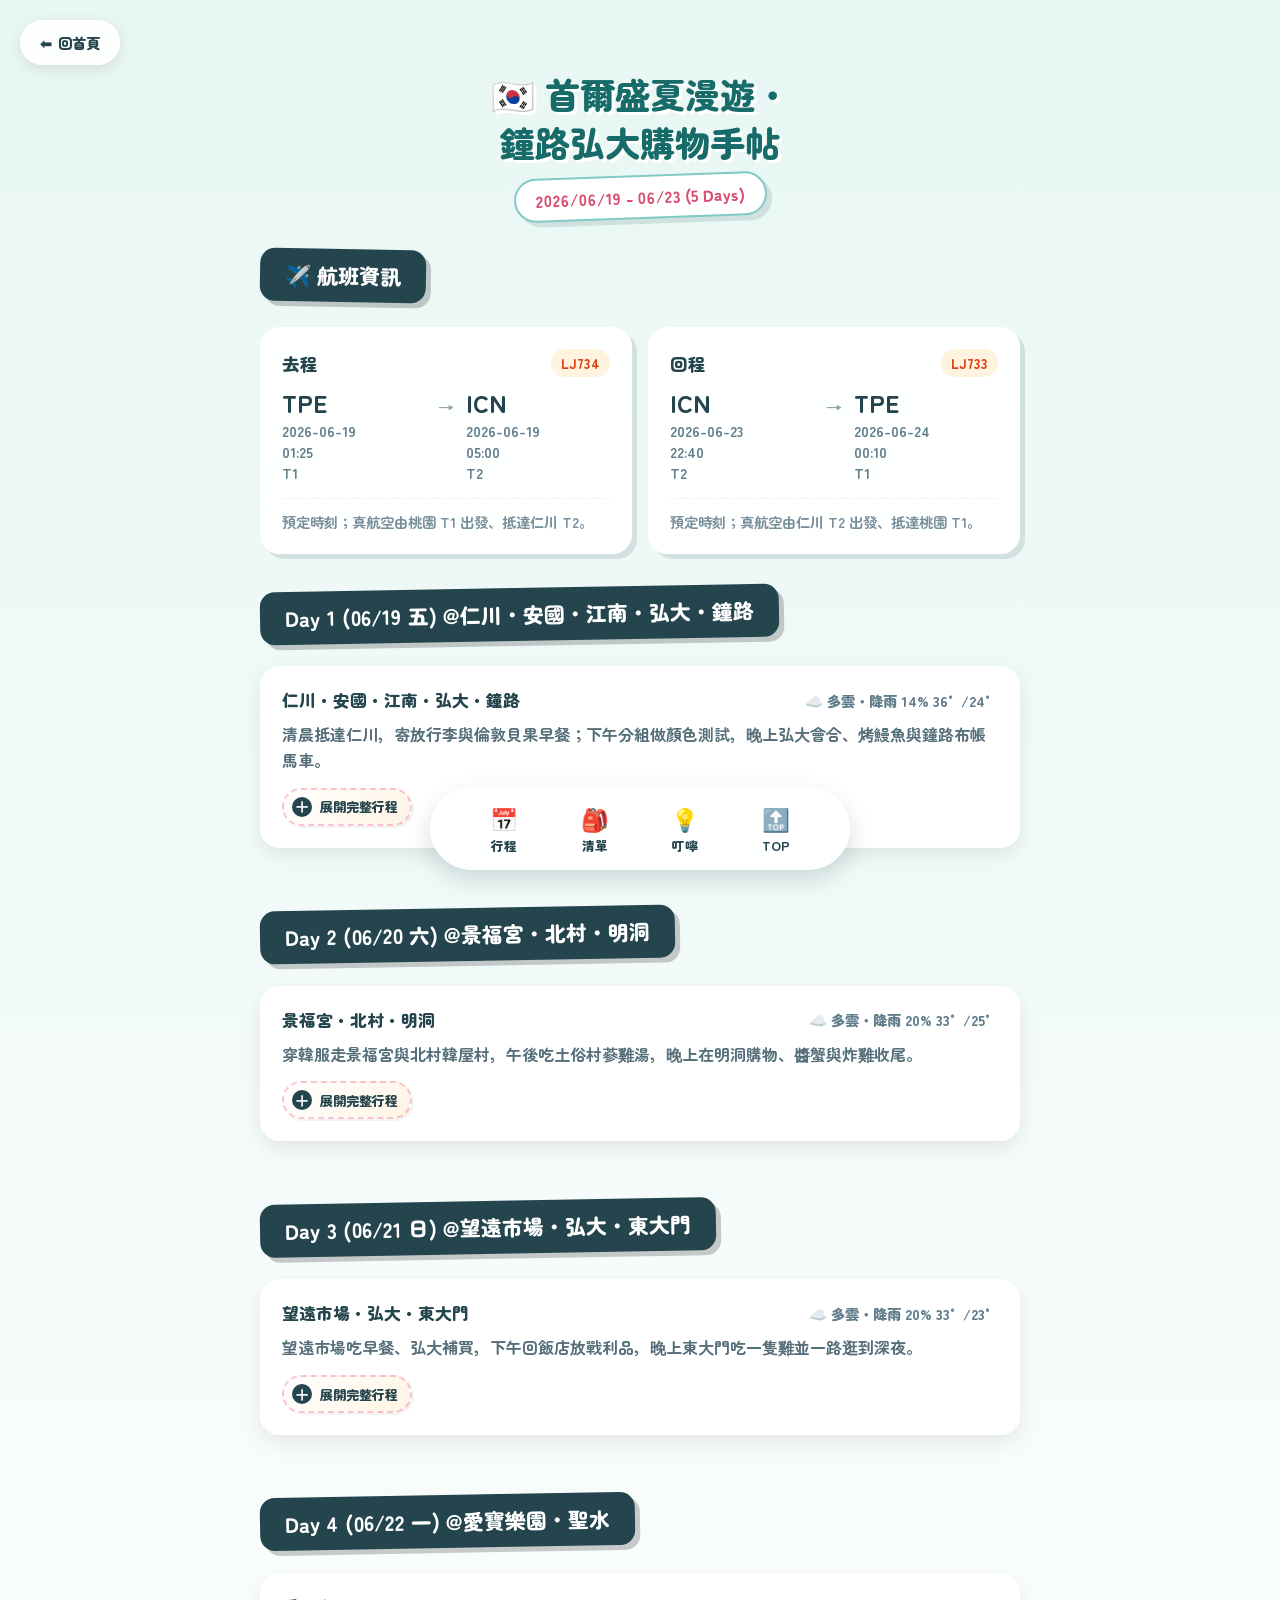
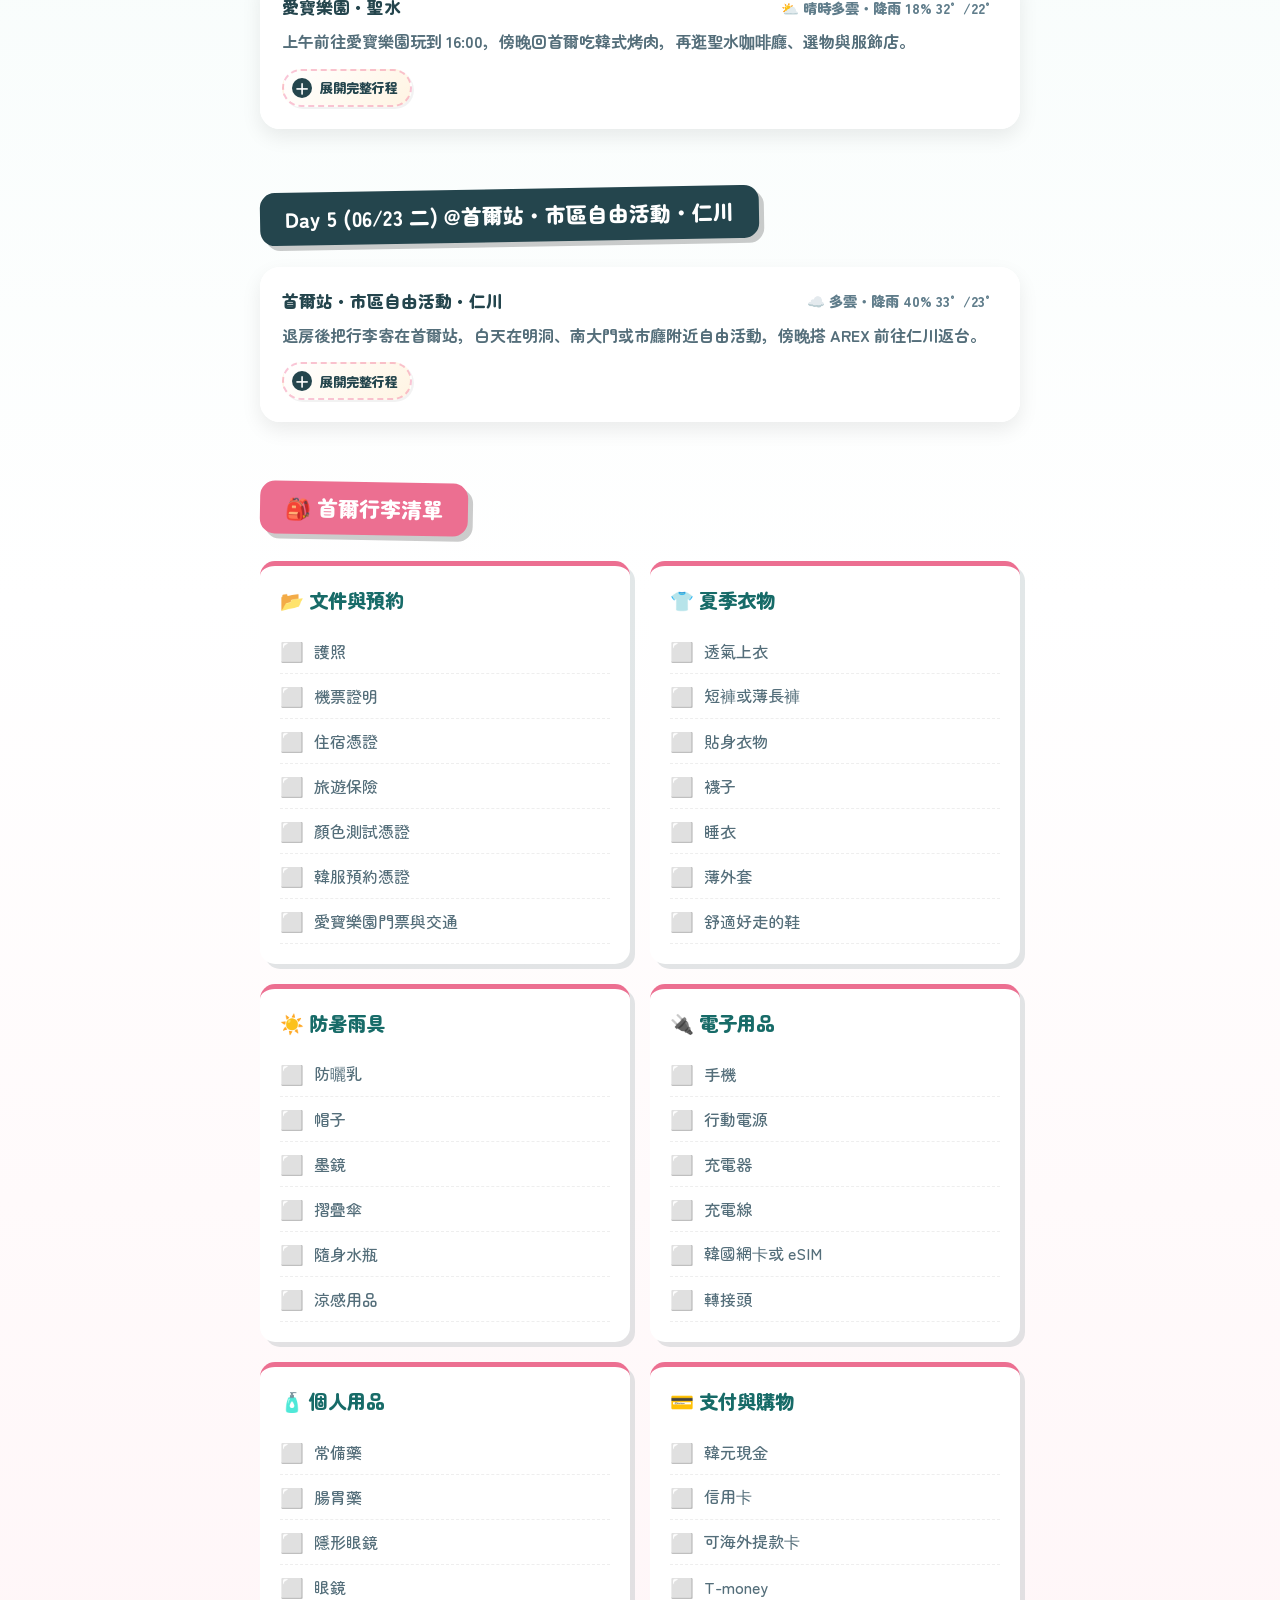
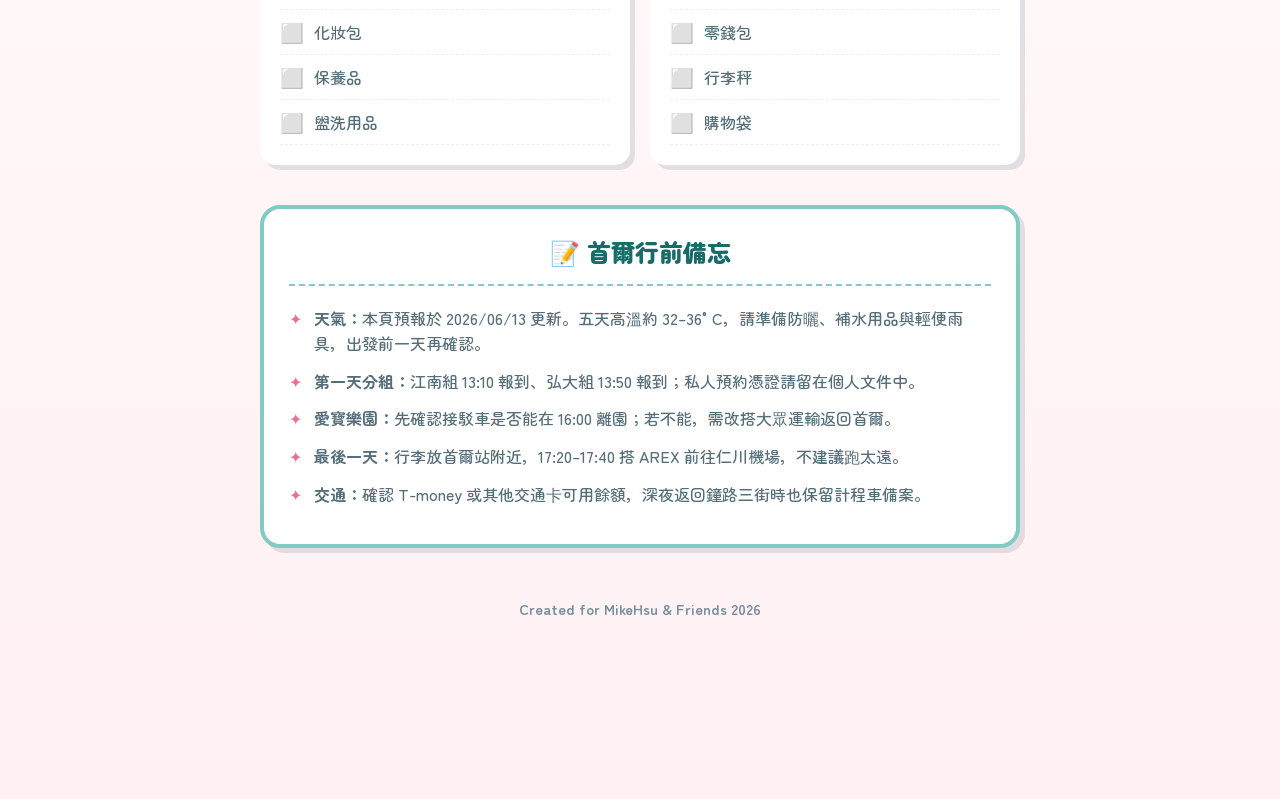
<file: 2026-Seoul.html>
<!DOCTYPE html>
<html lang="zh-Hant">
<head>
    <meta charset="UTF-8">
    <meta name="viewport" content="width=device-width, initial-scale=1.0">
    <title>首爾盛夏漫遊・鐘路弘大購物手帖</title>
    <link rel="preconnect" href="https://fonts.googleapis.com">
    <link rel="preconnect" href="https://fonts.gstatic.com" crossorigin>
    <link href="https://fonts.googleapis.com/css2?family=Zen+Maru+Gothic:wght@400;500;700;900&display=swap" rel="stylesheet">

    <style>
        :root {
            --c-bg-top: #e8f7f4;
            --c-bg-bot: #fff0f3;
            --c-primary: #24454d;
            --c-food: #ff8a80;
            --c-spot: #4db6ac;
            --c-move: #607d8b;
            --c-shop: #ec6f91;
            --c-hotel: #7e72c5;
            --shadow-card: 5px 5px 0 rgba(36, 69, 77, 0.13);
            --font-main: 'Zen Maru Gothic', sans-serif;
        }

        * { box-sizing: border-box; margin: 0; padding: 0; -webkit-tap-highlight-color: transparent; }
        html { overflow-x: hidden; }

        body {
            min-height: 100vh;
            padding-bottom: 120px;
            overflow-x: hidden;
            color: var(--c-primary);
            font-family: var(--font-main);
            background: linear-gradient(180deg, var(--c-bg-top) 0%, #fff 55%, var(--c-bg-bot) 100%);
        }

        .bojagi-container {
            position: fixed;
            inset: 0;
            z-index: 0;
            overflow: hidden;
            pointer-events: none;
        }

        .bojagi-piece {
            position: absolute;
            top: -40px;
            width: 14px;
            height: 22px;
            border: 2px solid rgba(255,255,255,0.8);
            opacity: 0.65;
            animation: pieceFall linear infinite;
        }

        @keyframes pieceFall {
            0% { transform: translateY(0) rotate(0deg); }
            50% { transform: translateY(55vh) rotate(180deg) translateX(22px); }
            100% { transform: translateY(112vh) rotate(360deg) translateX(-12px); }
        }

        .home-btn {
            position: fixed;
            top: 20px;
            left: 20px;
            z-index: 1000;
            display: flex;
            align-items: center;
            gap: 6px;
            padding: 10px 18px;
            border: 2px solid #fff;
            border-radius: 30px;
            color: var(--c-primary);
            background: rgba(255,255,255,0.9);
            box-shadow: 0 4px 15px rgba(0,0,0,0.1);
            backdrop-filter: blur(5px);
            text-decoration: none;
            font-size: 0.9rem;
            font-weight: 900;
        }

        .home-btn:hover { transform: scale(1.05); background: #fff; }

        .navbar {
            position: fixed;
            bottom: 30px;
            left: 50%;
            z-index: 999;
            display: flex;
            justify-content: space-evenly;
            width: 92%;
            max-width: 420px;
            padding: 8px 0;
            border: 2px solid #fff;
            border-radius: 60px;
            background: rgba(255,255,255,0.92);
            box-shadow: 0 10px 25px rgba(36,69,77,0.18);
            backdrop-filter: blur(12px);
            transform: translateX(-50%);
        }

        .nav-item {
            display: flex;
            flex-direction: column;
            align-items: center;
            padding: 5px;
            border-radius: 10px;
            color: var(--c-primary);
            text-align: center;
            text-decoration: none;
            font-size: 0.8rem;
            font-weight: 800;
        }

        .nav-item:active { background: #e0f2f1; transform: scale(0.95); }
        .nav-icon { margin-bottom: 2px; font-size: 1.4rem; }

        .container {
            position: relative;
            z-index: 1;
            width: 100%;
            max-width: 800px;
            margin: 0 auto;
            padding: 20px 20px 60px;
        }

        header { padding: 50px 0 30px; text-align: center; }

        .main-title {
            margin-bottom: 10px;
            color: #176b68;
            text-shadow: 3px 3px 0 #fff;
            font-size: 2.2rem;
            font-weight: 900;
            line-height: 1.35;
        }

        .sub-title {
            display: inline-block;
            padding: 8px 20px;
            border: 2px solid #80cbc4;
            border-radius: 30px;
            color: #d94d72;
            background: #fff;
            box-shadow: var(--shadow-card);
            transform: rotate(-2deg);
            font-size: 1rem;
            font-weight: 800;
        }

        .weather-card {
            margin-bottom: 30px;
            padding: 20px;
            border: 4px solid #fff;
            border-radius: 20px;
            background: rgba(255,255,255,0.95);
            box-shadow: 0 8px 20px rgba(0,0,0,0.08);
        }

        .weather-top {
            display: flex;
            align-items: center;
            justify-content: space-between;
            margin-bottom: 15px;
            padding-bottom: 15px;
            border-bottom: 2px dashed #80cbc4;
        }

        .w-icon { font-size: 3.5rem; filter: drop-shadow(0 5px 5px rgba(0,0,0,0.1)); }
        .w-temp-group { display: flex; align-items: center; gap: 15px; text-align: right; }
        .temp-box { text-align: center; }
        .temp-val { font-size: 1.8rem; font-weight: 900; line-height: 1; }
        .temp-label { margin-top: 5px; opacity: 0.7; font-size: 0.85rem; font-weight: 700; }
        .t-high { color: #ef5350; }
        .t-low { color: #26a69a; }

        .weather-info { display: flex; flex-wrap: wrap; justify-content: space-between; gap: 10px; }

        .w-badge {
            display: flex;
            flex: 1;
            align-items: center;
            justify-content: center;
            gap: 6px;
            padding: 8px 12px;
            border-radius: 10px;
            color: #546e7a;
            background: #e0f2f1;
            text-align: center;
            font-size: 1rem;
            font-weight: 700;
        }

        .day-section { margin-bottom: 60px; }

        .day-title {
            display: inline-block;
            max-width: 100%;
            margin-bottom: 25px;
            padding: 12px 25px;
            border-radius: 15px;
            color: #fff;
            background: var(--c-primary);
            box-shadow: 5px 5px 0 rgba(0,0,0,0.2);
            transform: rotate(-1deg);
            white-space: normal;
            font-size: 1.3rem;
            font-weight: 900;
            line-height: 1.4;
        }

        .timeline-container {
            width: calc(100% - 15px);
            margin-left: 15px;
            padding-left: 25px;
            border-left: 6px dashed #90a4ae;
        }

        .timeline-card {
            position: relative;
            width: 100%;
            margin-bottom: 25px;
            padding: 18px;
            overflow: hidden;
            border: 3px solid transparent;
            border-radius: 18px;
            background: #fff;
            box-shadow: var(--shadow-card);
            cursor: pointer;
        }

        .timeline-card:active { transform: scale(0.98); }

        .timeline-card::before {
            content: '';
            position: absolute;
            top: 25px;
            left: -37px;
            z-index: 1;
            width: 18px;
            height: 18px;
            border: 4px solid var(--c-primary);
            border-radius: 50%;
            background: #fff;
        }

        .c-food { border-color: var(--c-food); } .c-food::before { border-color: var(--c-food); background: #ffccbc; }
        .c-spot { border-color: var(--c-spot); } .c-spot::before { border-color: var(--c-spot); background: #b2dfdb; }
        .c-move { border-color: var(--c-move); } .c-move::before { border-color: var(--c-move); background: #eceff1; }
        .c-shop { border-color: var(--c-shop); } .c-shop::before { border-color: var(--c-shop); background: #f8bbd0; }
        .c-hotel { border-color: var(--c-hotel); } .c-hotel::before { border-color: var(--c-hotel); background: #d1c4e9; }

        .card-inner { display: flex; align-items: flex-start; gap: 15px; min-width: 0; }
        .t-time-group { display: flex; flex-direction: column; align-items: center; min-width: 65px; }
        .t-time-big { color: #24454d; font-size: 1.4rem; font-weight: 900; line-height: 1; }
        .t-ampm { color: #78909c; font-size: 0.8rem; font-weight: 700; }
        .t-detail { position: relative; z-index: 2; flex: 1; min-width: 0; }
        .t-head { margin-bottom: 8px; color: #263238; overflow-wrap: anywhere; font-size: 1.25rem; font-weight: 800; line-height: 1.3; }
        .t-desc { color: #546e7a; white-space: pre-line; overflow-wrap: anywhere; font-size: 1rem; font-weight: 500; line-height: 1.6; }

        .t-note-mini {
            display: inline-block;
            max-width: 100%;
            margin-top: 6px;
            padding: 3px 8px;
            border-radius: 5px;
            color: #ad3f5e;
            background: #fff0f3;
            white-space: normal;
            font-size: 0.8rem;
            font-weight: 700;
        }

        .sticker-box { position: absolute; inset: 0; overflow: hidden; border-radius: 15px; pointer-events: none; }
        .sticker { position: absolute; opacity: 0.92; filter: drop-shadow(2px 2px 0 rgba(0,0,0,0.1)); font-size: 2.2rem; }
        .s-pos-1 { top: -10px; right: -2px; transform: rotate(15deg); }
        .s-pos-2 { right: 10px; bottom: -10px; transform: rotate(-10deg) scale(0.8); }
        .s-pos-3 { top: 5px; right: 40px; opacity: 0.5; transform: rotate(5deg) scale(0.6); }

        .checklist-wrapper { display: grid; grid-template-columns: repeat(auto-fit, minmax(280px, 1fr)); gap: 20px; }
        .cl-category { padding: 20px; border-top: 5px solid #ec6f91; border-radius: 15px; background: #fff; box-shadow: var(--shadow-card); }
        .cl-title { margin-bottom: 15px; color: #176b68; font-size: 1.2rem; font-weight: 900; }
        .cl-item { display: flex; align-items: center; gap: 10px; padding: 8px 0; border-bottom: 1px dashed #eee; color: #546e7a; cursor: pointer; font-size: 1rem; font-weight: 500; }
        .cl-item.checked { color: #ec6f91; text-decoration: line-through; }
        .cl-checkbox { font-size: 1.2rem; }

        .tips-section { margin-top: 40px; padding: 25px; border: 4px solid #80cbc4; border-radius: 20px; background: #fff; box-shadow: var(--shadow-card); }
        .tips-title { margin-bottom: 20px; padding-bottom: 15px; border-bottom: 2px dashed #80cbc4; color: #176b68; text-align: center; font-size: 1.5rem; font-weight: 900; }
        .tip-item { position: relative; margin-bottom: 12px; padding-left: 25px; color: #546e7a; font-size: 1rem; font-weight: 500; line-height: 1.6; }
        .tip-item::before { content: '✦'; position: absolute; top: 0; left: 0; color: #ec6f91; }

        .modal-overlay { position: fixed; inset: 0; z-index: 2000; display: none; align-items: center; justify-content: center; padding: 20px; background: rgba(36,69,77,0.9); }
        .modal-box { position: relative; width: 100%; max-width: 500px; padding: 30px; border-radius: 24px; background: #fff; animation: popUp 0.3s; }
        @keyframes popUp { from { opacity: 0; transform: scale(0.8); } to { opacity: 1; transform: scale(1); } }
        .m-map-btn { display: block; margin-top: 20px; padding: 15px; border-radius: 15px; color: #fff; background: #176b68; box-shadow: 0 4px 0 #0d4b49; text-align: center; text-decoration: none; font-size: 1.1rem; font-weight: 900; }

        @media (max-width: 520px) {
            .main-title { font-size: 1.9rem; }
            .sub-title { font-size: 0.92rem; }
            .day-title { padding: 10px 16px; font-size: 1.05rem; }
            .weather-card { padding: 16px; }
            .weather-top { display: grid; grid-template-columns: 1fr; gap: 12px; text-align: center; }
            .w-temp-group { justify-content: center; }
            .weather-info { display: grid; grid-template-columns: 1fr; }
            .timeline-container { width: 100%; margin-left: 0; padding-left: 18px; }
            .timeline-card { width: calc(100vw - 72px); padding: 16px 14px; }
            .timeline-card::before { left: -30px; }
            .card-inner { gap: 12px; }
            .t-time-group { min-width: 54px; }
            .t-detail { max-width: calc(100vw - 160px); }
            .t-head { font-size: 1.15rem; }
            .sticker { font-size: 1.9rem; }
            .home-btn { top: 14px; left: 14px; padding: 8px 14px; }
        }
    </style>
    <link rel="stylesheet" href="travel-style.css">
</head>
<body>
    <a href="index.html" class="home-btn"><span>⬅</span> 回首頁</a>
    <div class="bojagi-container" id="bojagiContainer"></div>

    <div class="container">
        <header>
            <div class="main-title">🇰🇷 首爾盛夏漫遊・<br>鐘路弘大購物手帖</div>
            <div class="sub-title">2026/06/19 - 06/23 (5 Days)</div>
        </header>

        <div id="itinerary-root"></div>

        <section id="checklist-section" style="margin-top:60px;">
            <div class="day-title" style="background:#ec6f91; transform:rotate(1deg);">🎒 首爾行李清單</div>
            <div class="checklist-wrapper" id="checklist-root"></div>
        </section>

        <section class="tips-section" id="general-tips">
            <div class="tips-title">📝 首爾行前備忘</div>
            <div class="tip-item"><strong>天氣：</strong>本頁預報於 2026/06/13 更新。五天高溫約 32–36°C，請準備防曬、補水用品與輕便雨具，出發前一天再確認。</div>
            <div class="tip-item"><strong>第一天分組：</strong>江南組 13:10 報到、弘大組 13:50 報到；私人預約憑證請留在個人文件中。</div>
            <div class="tip-item"><strong>愛寶樂園：</strong>先確認接駁車是否能在 16:00 離園；若不能，需改搭大眾運輸返回首爾。</div>
            <div class="tip-item"><strong>最後一天：</strong>行李放首爾站附近，17:20–17:40 搭 AREX 前往仁川機場，不建議跑太遠。</div>
            <div class="tip-item"><strong>交通：</strong>確認 T-money 或其他交通卡可用餘額，深夜返回鐘路三街時也保留計程車備案。</div>
        </section>

        <div style="margin-top:50px; color:#78909c; text-align:center; font-size:0.9rem; font-weight:700;">
            Created for MikeHsu & Friends 2026
        </div>
    </div>

    <nav class="navbar">
        <a href="#itinerary-root" class="nav-item"><span class="nav-icon">📅</span>行程</a>
        <a href="#checklist-section" class="nav-item"><span class="nav-icon">🎒</span>清單</a>
        <a href="#general-tips" class="nav-item"><span class="nav-icon">💡</span>叮嚀</a>
        <a href="#" class="nav-item" onclick="window.scrollTo(0,0)"><span class="nav-icon">🔝</span>TOP</a>
    </nav>

    <div class="modal-overlay" id="modal">
        <div class="modal-box">
            <button onclick="closeModal()" style="position:absolute; right:20px; top:20px; border:none; background:none; font-size:1.5rem; cursor:pointer;">✕</button>
            <h2 id="m-title" style="margin-bottom:5px; color:#263238; font-size:1.6rem;">標題</h2>
            <div id="m-time" style="margin-bottom:15px; color:#78909c; font-size:0.9rem; font-weight:700;"></div>
            <div id="m-desc" style="margin-bottom:15px; padding:15px; border-radius:12px; background:#e0f2f1; white-space:pre-line; font-size:1.05rem; line-height:1.6;">內容</div>
            <div id="m-note-box" style="display:none; margin-bottom:15px;">
                <span style="padding:4px 10px; border-radius:8px; color:#ad3f5e; background:#fff0f3; font-size:0.85rem; font-weight:bold;">重點筆記</span>
                <p id="m-note" style="margin-top:8px; color:#ad3f5e; font-weight:700;"></p>
            </div>
            <a id="m-map" href="#" target="_blank" class="m-map-btn">📍 Google Maps 導航</a>
        </div>
    </div>

    <script>
        const bojagiContainer = document.getElementById('bojagiContainer');
        const bojagiColors = ['#4db6ac', '#ec6f91', '#ffb74d', '#7e72c5'];
        for (let i = 0; i < 18; i++) {
            const piece = document.createElement('div');
            piece.className = 'bojagi-piece';
            piece.style.left = Math.random() * 100 + 'vw';
            piece.style.background = bojagiColors[i % bojagiColors.length];
            piece.style.animationDuration = (Math.random() * 9 + 8) + 's';
            piece.style.animationDelay = Math.random() * 7 + 's';
            piece.style.transform = `rotate(${Math.random() * 45}deg)`;
            bojagiContainer.appendChild(piece);
        }

        const itineraryDB = [
            {
                date: "Day 1 (06/19 五)",
                location: "仁川・安國・江南・弘大・鐘路",
                summary: "清晨抵達仁川，寄放行李與倫敦貝果早餐；下午分組做顏色測試，晚上弘大會合、烤鰻魚與鐘路布帳馬車。",
                weather: { high: "36°", low: "24°", feel: "36° / 25°", icon: "☁️", desc: "多雲・降雨 14%", sun: "05:10 / 19:55" },
                events: [
                    { time: "01:25", type: "move", flight: true, title: "真航空 LJ734 出發", desc: "01:25 TPE (T1) → 05:00 ICN (T2)。", stickers: ["✈️","🌙"], mapLink: "桃園國際機場 第一航廈" },
                    { time: "05:00", type: "move", title: "抵達仁川機場", desc: "入境、領行李、盥洗與整理交通卡，預留約 90 分鐘。", stickers: ["🛬","🧳"], mapLink: "Incheon International Airport Terminal 2" },
                    { time: "06:30", type: "move", title: "前往鐘路三街", desc: "搭 AREX 與地鐵轉乘，粗估 90–100 分鐘。", stickers: ["🚆","🗺️"], mapLink: "Jongno 3-ga Station" },
                    { time: "08:10", type: "hotel", title: "飯店寄放行李", desc: "前往 The Square Hostel Jongno 寄放行李。", stickers: ["🏨","🧳"], mapLink: "The Square Hostel Jongno" },
                    { time: "08:50", type: "food", title: "倫敦貝果早餐", desc: "前往安國店，早餐、咖啡並預留排隊時間到 10:40。", stickers: ["🥯","☕"], mapLink: "London Bagel Museum Anguk" },
                    { time: "12:00", type: "move", title: "下午分組行動", desc: "A 組前往江南，13:10 報到、13:30–15:30 顏色測試。\nB 組前往弘大，13:50 報到、14:10 開始顏色測試。", note: "兩組私人預約憑證請看個人文件。", stickers: ["🎨","🚇"], mapLink: "Hongik University Station" },
                    { time: "17:00", type: "shop", title: "弘大會合與客製紀念品", desc: "兩組在弘大會合，前往客製紀念品店；先確認製作時間及是否可晚點取件。", stickers: ["🎁","✨"], mapLink: "홍대입구역" },
                    { time: "18:30", type: "food", title: "弘大烤鰻魚晚餐", desc: "烤鰻魚晚餐，建議提前預約 18:30。", stickers: ["🍱","🔥"], mapLink: "홍대 장어구이" },
                    { time: "20:00", type: "shop", title: "弘大逛街", desc: "服飾、街頭表演、選物店，接著逛 Olive Young 男士館或弘大店。", stickers: ["🛍️","🎵"], mapLink: "Olive Young Hongdae Town" },
                    { time: "22:50", type: "hotel", title: "飯店 Check-in", desc: "回鐘路三街辦理入住、放戰利品。", stickers: ["🏨","🛏️"], mapLink: "The Square Hostel Jongno" },
                    { time: "23:10", type: "food", title: "鐘路布帳馬車", desc: "在鐘路三街或益善洞附近吃宵夜，視體力決定停留時間。", stickers: ["🍢","🍺"], mapLink: "Jongno 3-ga Pojangmacha Street" }
                ]
            },
            {
                date: "Day 2 (06/20 六)",
                location: "景福宮・北村・明洞",
                summary: "穿韓服走景福宮與北村韓屋村，午後吃土俗村蔘雞湯，晚上在明洞購物、醬蟹與炸雞收尾。",
                weather: { high: "33°", low: "25°", feel: "31° / 25°", icon: "☁️", desc: "多雲・降雨 20%", sun: "05:10 / 19:56" },
                events: [
                    { time: "08:45", type: "food", title: "飯店附近早餐", desc: "簡單吃早餐，09:15 從飯店出發。", stickers: ["🥪","☕"] },
                    { time: "09:45", type: "spot", title: "西花韓服報到", desc: "10:00 預約，提前 15 分鐘抵達；挑選韓服、換裝、髮型與寄物。", note: "已預約，憑證請看私人文件。", stickers: ["👘","🌺"], mapLink: "Seohwa Hanbok Gyeongbokgung" },
                    { time: "11:00", type: "spot", title: "景福宮參觀拍照", desc: "穿韓服遊覽景福宮，停留約 80 分鐘。", stickers: ["🏯","📸"], mapLink: "Gyeongbokgung Palace" },
                    { time: "12:40", type: "spot", title: "北村韓屋村", desc: "韓屋村散步與拍照，注意住宅區音量。", stickers: ["🏘️","📷"], mapLink: "Bukchon Hanok Village" },
                    { time: "14:00", type: "spot", title: "歸還韓服", desc: "返回西花韓服還裝、整理，目標 14:20 前完成。", stickers: ["👘","✅"], mapLink: "Seohwa Hanbok Gyeongbokgung" },
                    { time: "14:30", type: "food", title: "土俗村蔘雞湯", desc: "較晚的午餐，安排約 70 分鐘。", stickers: ["🍲","🐔"], mapLink: "Tosokchon Samgyetang" },
                    { time: "16:10", type: "shop", title: "明洞逛街", desc: "美妝、服飾與伴手禮採購。", stickers: ["🛍️","💄"], mapLink: "Myeongdong Shopping Street" },
                    { time: "19:00", type: "food", title: "水刺醬蟹晚餐", desc: "醬蟹晚餐，建議依訂位狀況安排 19:00。", stickers: ["🦀","🍚"], mapLink: "Myeongdong soy marinated crab" },
                    { time: "20:45", type: "food", title: "外帶炸雞", desc: "點餐等待後帶回飯店，回程搭地鐵到鐘路三街。", stickers: ["🍗","🥤"], mapLink: "Myeongdong Korean fried chicken" }
                ]
            },
            {
                date: "Day 3 (06/21 日)",
                location: "望遠市場・弘大・東大門",
                summary: "望遠市場吃早餐、弘大補買，下午回飯店放戰利品，晚上東大門吃一隻雞並一路逛到深夜。",
                weather: { high: "33°", low: "23°", feel: "33° / 23°", icon: "☁️", desc: "多雲・降雨 20%", sun: "05:11 / 19:56" },
                events: [
                    { time: "09:00", type: "move", title: "前往望遠市場", desc: "從鐘路三街搭地鐵加步行，預計 09:50 抵達。", stickers: ["🚇","🗺️"], mapLink: "Mangwon Market" },
                    { time: "09:50", type: "food", title: "望遠市場早餐", desc: "市場吃小吃與早餐，停留到約 11:30。", stickers: ["🥟","🍢"], mapLink: "Mangwon Market" },
                    { time: "11:50", type: "shop", title: "弘大補買", desc: "補第一天來不及買到的東西，13:50 左右離開。", stickers: ["🛍️","💳"], mapLink: "Hongdae Shopping Street" },
                    { time: "14:40", type: "hotel", title: "回飯店放戰利品", desc: "整理購物品並休息約半小時。", stickers: ["🧳","🛏️"], mapLink: "The Square Hostel Jongno" },
                    { time: "15:40", type: "shop", title: "東大門第一輪逛街", desc: "先逛較早關門的商場，可依序安排 Doota、Migliore、Hello apM。", stickers: ["🏬","🛍️"], mapLink: "Dongdaemun Shopping Complex" },
                    { time: "17:40", type: "food", title: "陳玉華一隻雞", desc: "提早吃晚餐避開部分排隊人潮。", stickers: ["🍲","🐔"], mapLink: "Jin Ok Hwa Original Chicken Restaurant" },
                    { time: "19:00", type: "shop", title: "東大門夜間購物", desc: "繼續逛 Doota、Migliore、Hello apM、NYUNYU 與營業較晚的店。", stickers: ["🌙","🛍️"], mapLink: "NYUNYU Dongdaemun" },
                    { time: "23:00", type: "move", title: "返回飯店", desc: "從東大門返回鐘路三街，預估約 30 分鐘。", stickers: ["🚇","🏨"], mapLink: "Jongno 3-ga Station" }
                ]
            },
            {
                date: "Day 4 (06/22 一)",
                location: "愛寶樂園・聖水",
                summary: "上午前往愛寶樂園玩到 16:00，傍晚回首爾吃韓式烤肉，再逛聖水咖啡廳、選物與服飾店。",
                weather: { high: "32°", low: "22°", feel: "34° / 24°", icon: "⛅", desc: "晴時多雲・降雨 18%", sun: "05:11 / 19:56" },
                events: [
                    { time: "08:00", type: "food", title: "離開飯店吃早餐", desc: "在飯店或接駁集合點附近用餐。", stickers: ["🥪","🚌"] },
                    { time: "08:40", type: "move", title: "前往愛寶樂園", desc: "依接駁方式抓約 90 分鐘，預計 10:10 抵達。", note: "需確認接駁車是否支援約 16:00 離園。", stickers: ["🚌","🎢"], mapLink: "Everland" },
                    { time: "10:10", type: "spot", title: "愛寶樂園自由活動", desc: "園區內不排細部順序，依人潮與設施狀況自由安排。", stickers: ["🎡","🐼","🎢"], mapLink: "Everland" },
                    { time: "16:00", type: "move", title: "離開愛寶樂園", desc: "返回首爾，視交通狀況可能 17:40–18:00 抵達。", stickers: ["🚌","🏙️"], mapLink: "Seongsu Station" },
                    { time: "18:30", type: "food", title: "聖水韓式烤肉", desc: "晚餐品項確定為韓式烤肉，店家待選；若回程延誤可順延到 19:00。", note: "餐廳尚待確認。", stickers: ["🥩","🔥"], mapLink: "Seongsu Korean BBQ" },
                    { time: "20:00", type: "shop", title: "聖水逛街", desc: "咖啡廳、選物店與服飾店，依實際營業時間安排。", stickers: ["☕","🛍️"], mapLink: "Seongsu-dong Cafe Street" },
                    { time: "22:00", type: "move", title: "返回飯店", desc: "從聖水返回鐘路三街，預估約 40 分鐘。", stickers: ["🚇","🌙"], mapLink: "The Square Hostel Jongno" }
                ]
            },
            {
                date: "Day 5 (06/23 二)",
                location: "首爾站・市區自由活動・仁川",
                summary: "退房後把行李寄在首爾站，白天在明洞、南大門或市廳附近自由活動，傍晚搭 AREX 前往仁川返台。",
                weather: { high: "33°", low: "23°", feel: "34° / 24°", icon: "☁️", desc: "多雲・降雨 40%", sun: "05:11 / 19:56" },
                events: [
                    { time: "08:30", type: "hotel", title: "整理行李與退房", desc: "09:30 退房，確認沒有遺漏物品。", stickers: ["🧳","✅"], mapLink: "The Square Hostel Jongno" },
                    { time: "10:00", type: "hotel", title: "首爾站寄放行李", desc: "使用首爾站置物櫃或附近寄存店，事先確認尺寸及營業時間。", stickers: ["🧳","🔐"], mapLink: "Seoul Station luggage storage" },
                    { time: "10:20", type: "spot", title: "自由活動第一段", desc: "建議選明洞、南大門市場或首爾站周邊，方便中途調整。", stickers: ["🏙️","📷"], mapLink: "Namdaemun Market" },
                    { time: "12:30", type: "food", title: "最後午餐", desc: "餐廳尚未指定，可依當天活動區域決定。", stickers: ["🍜","🥢"] },
                    { time: "13:40", type: "shop", title: "自由活動第二段", desc: "最後購物、咖啡廳或德壽宮／市廳附近散步，16:30 前回首爾站。", stickers: ["🛍️","☕"], mapLink: "Deoksugung Palace" },
                    { time: "17:00", type: "hotel", title: "取行李重新整理", desc: "確認護照、退稅單與行李重量。", stickers: ["🧳","⚖️"], mapLink: "Seoul Station" },
                    { time: "17:20", type: "move", title: "AREX 前往仁川機場", desc: "建議在 17:20–17:40 間離開首爾站，約 18:40–19:10 抵達仁川。", stickers: ["🚆","🛫"], mapLink: "AREX Seoul Station" },
                    { time: "19:10", type: "move", title: "報到、安檢與退稅", desc: "辦理托運、安檢、出境，之後吃晚餐與逛免稅店。", stickers: ["🛂","🛍️"], mapLink: "Incheon International Airport Terminal 2" },
                    { time: "22:40", type: "move", flight: true, title: "真航空 LJ733 回程", desc: "22:40 ICN (T2) → 00:10 TPE (T1)，於 06/24 抵達。", stickers: ["✈️","🇹🇼"], mapLink: "Incheon International Airport Terminal 2" }
                ]
            }
        ];

        const checklistData = {
            "📂 文件與預約": ["護照", "機票證明", "住宿憑證", "旅遊保險", "顏色測試憑證", "韓服預約憑證", "愛寶樂園門票與交通"],
            "👕 夏季衣物": ["透氣上衣", "短褲或薄長褲", "貼身衣物", "襪子", "睡衣", "薄外套", "舒適好走的鞋"],
            "☀️ 防暑雨具": ["防曬乳", "帽子", "墨鏡", "摺疊傘", "隨身水瓶", "涼感用品"],
            "🔌 電子用品": ["手機", "行動電源", "充電器", "充電線", "韓國網卡或 eSIM", "轉接頭"],
            "🧴 個人用品": ["常備藥", "腸胃藥", "隱形眼鏡", "眼鏡", "化妝包", "保養品", "盥洗用品"],
            "💳 支付與購物": ["韓元現金", "信用卡", "可海外提款卡", "T-money", "零錢包", "行李秤", "購物袋"]
        };

        window.travelPageData = {
            storageKey: "seoul2026",
            mapRegion: "首爾",
            flights: [
                {
                    direction: "去程",
                    date: "2026-06-19",
                    flightNo: "LJ734",
                    depart: { airport: "TPE", terminal: "T1", time: "01:25" },
                    arrive: { airport: "ICN", terminal: "T2", time: "05:00" },
                    note: "預定時刻；真航空由桃園 T1 出發、抵達仁川 T2。"
                },
                {
                    direction: "回程",
                    date: "2026-06-23",
                    flightNo: "LJ733",
                    depart: { airport: "ICN", terminal: "T2", time: "22:40" },
                    arrive: { airport: "TPE", terminal: "T1", time: "00:10", date: "2026-06-24" },
                    note: "預定時刻；真航空由仁川 T2 出發、抵達桃園 T1。"
                }
            ],
            days: itineraryDB,
            checklist: checklistData,
            tips: []
        };
    </script>
    <script src="travel-page.js"></script>
</body>
</html>
</file>
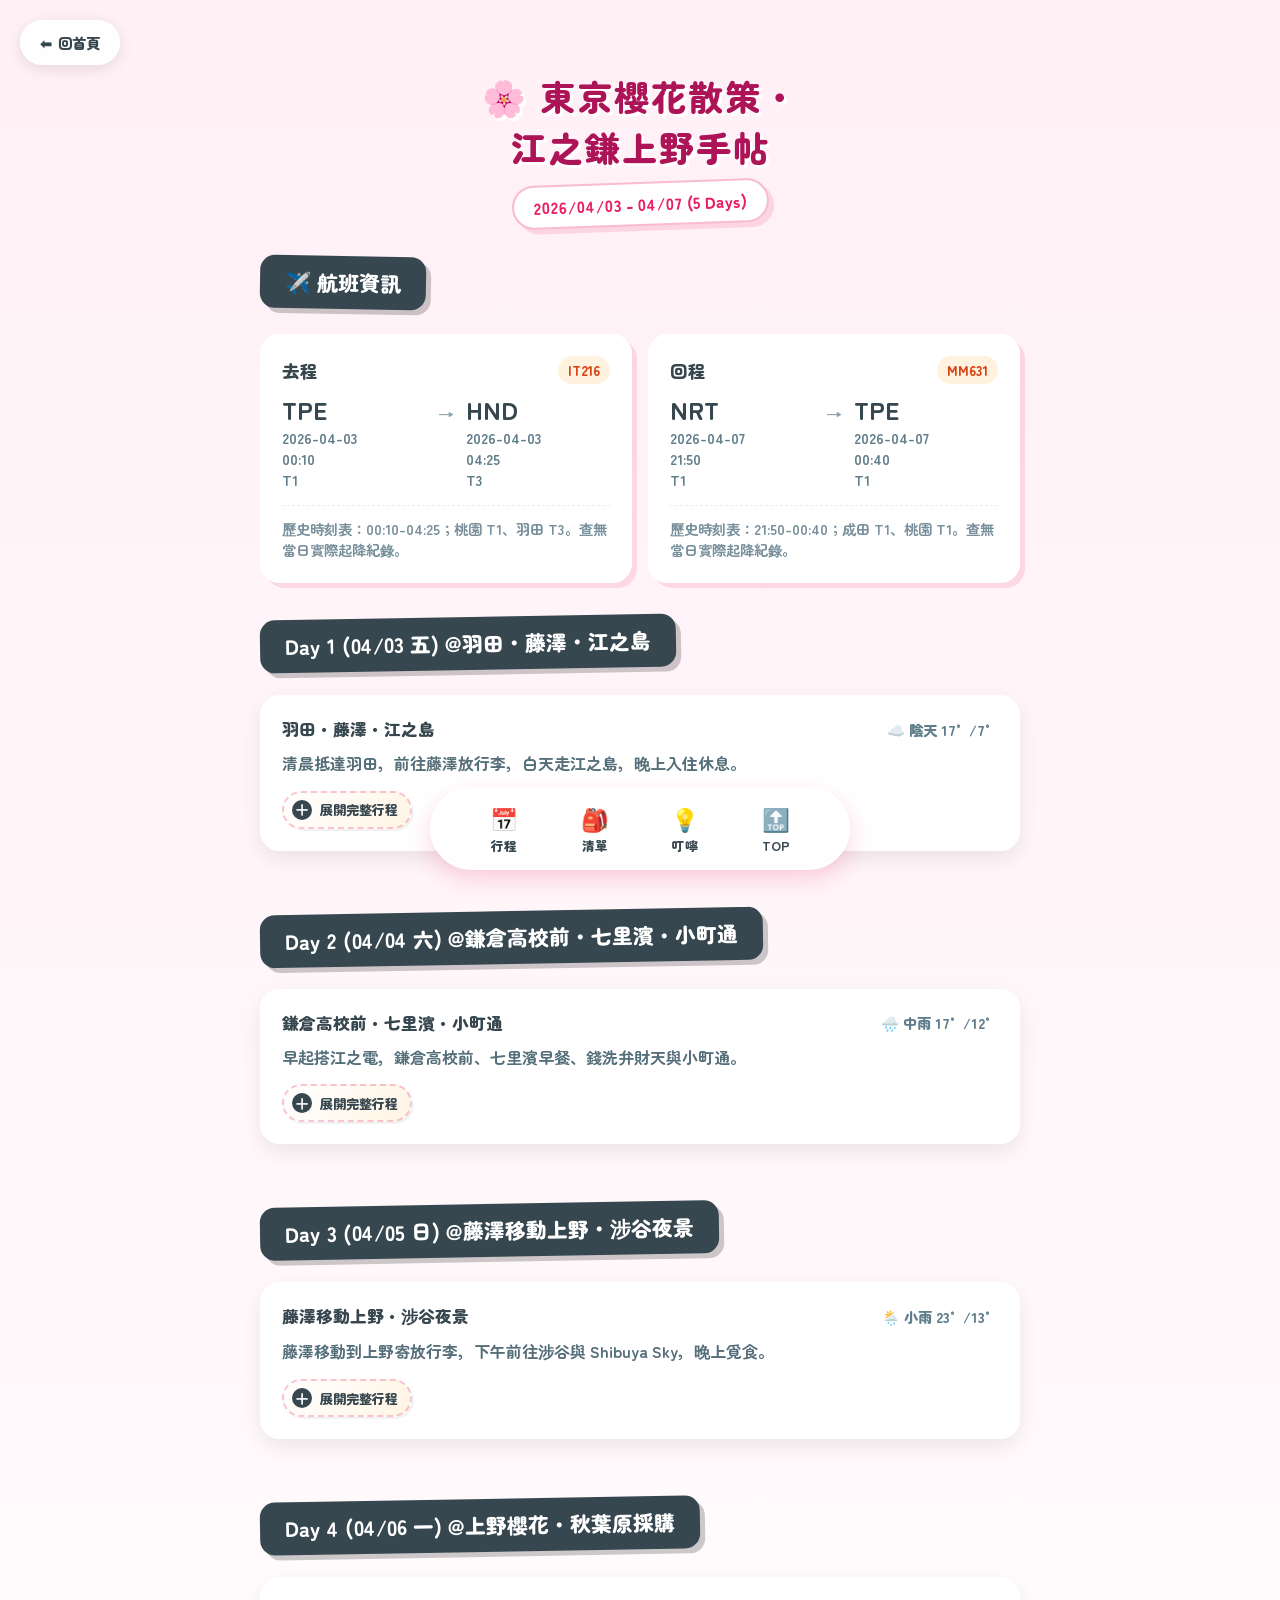
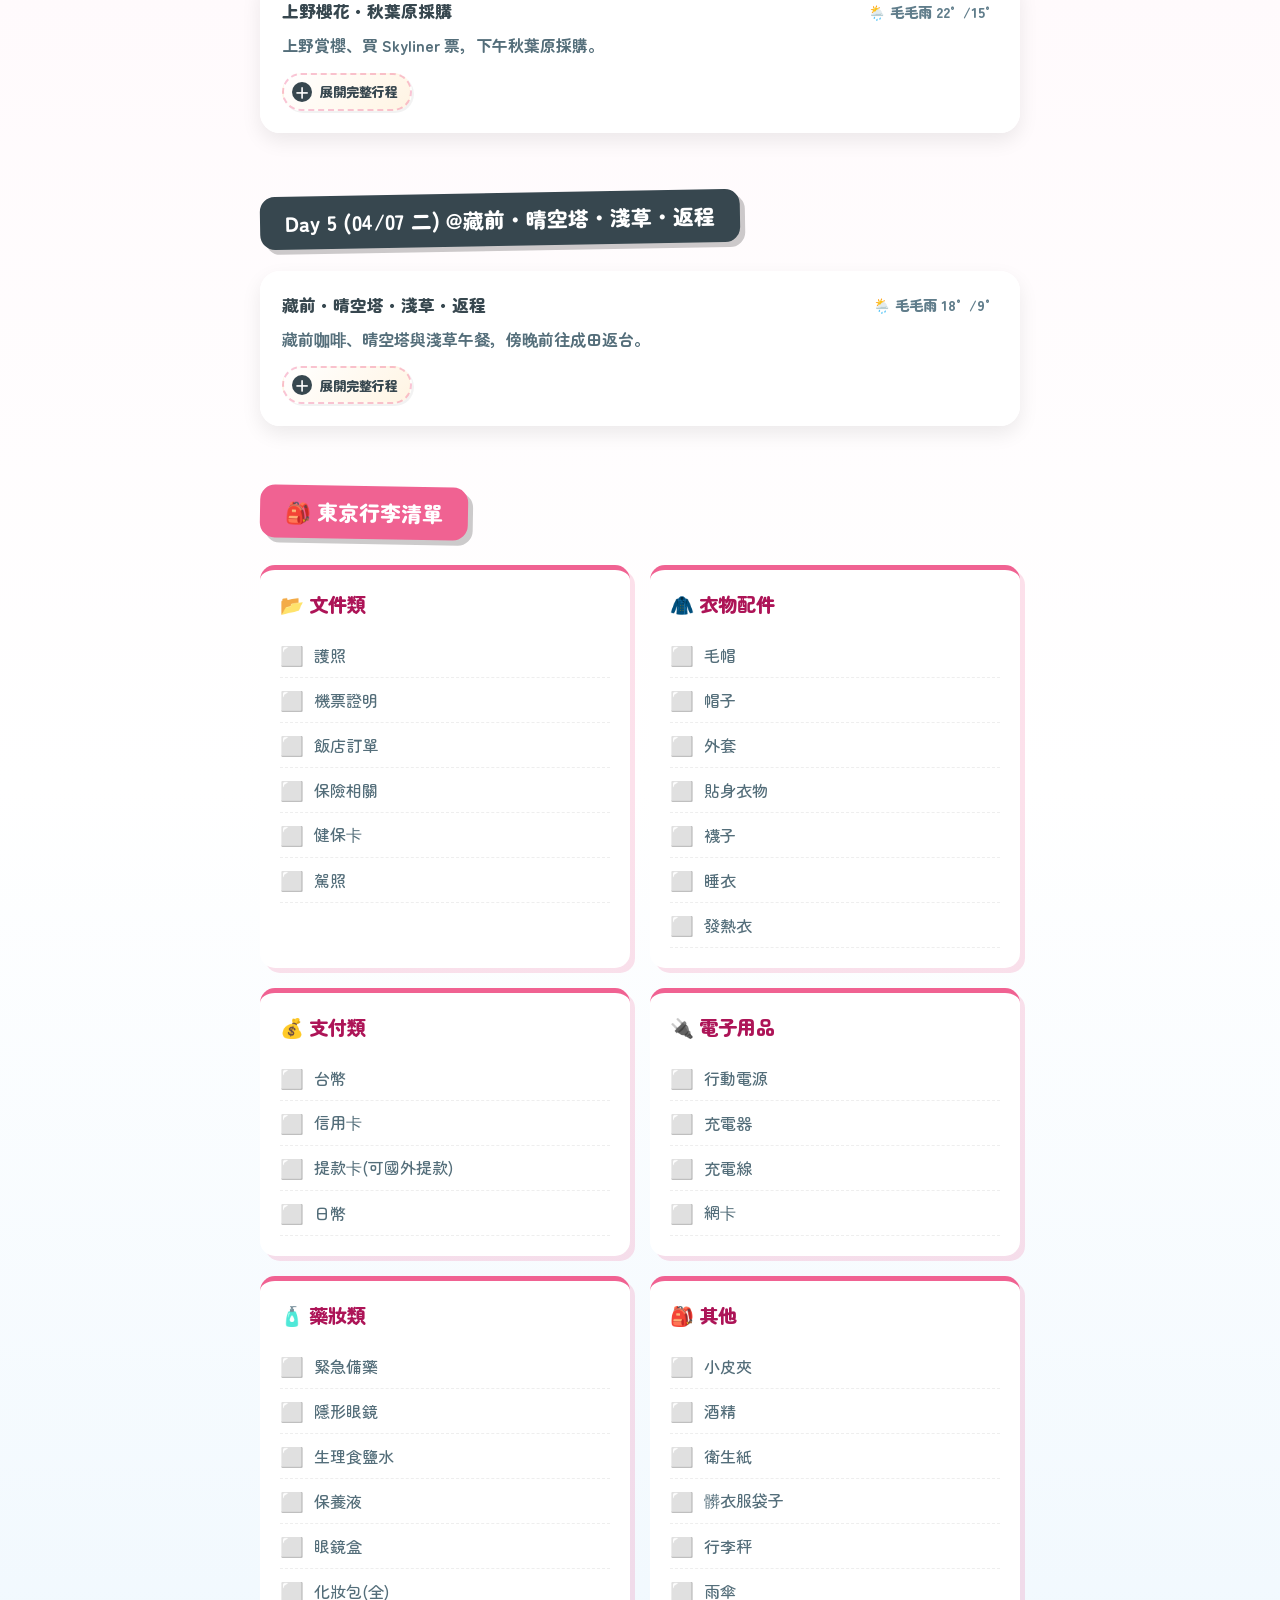
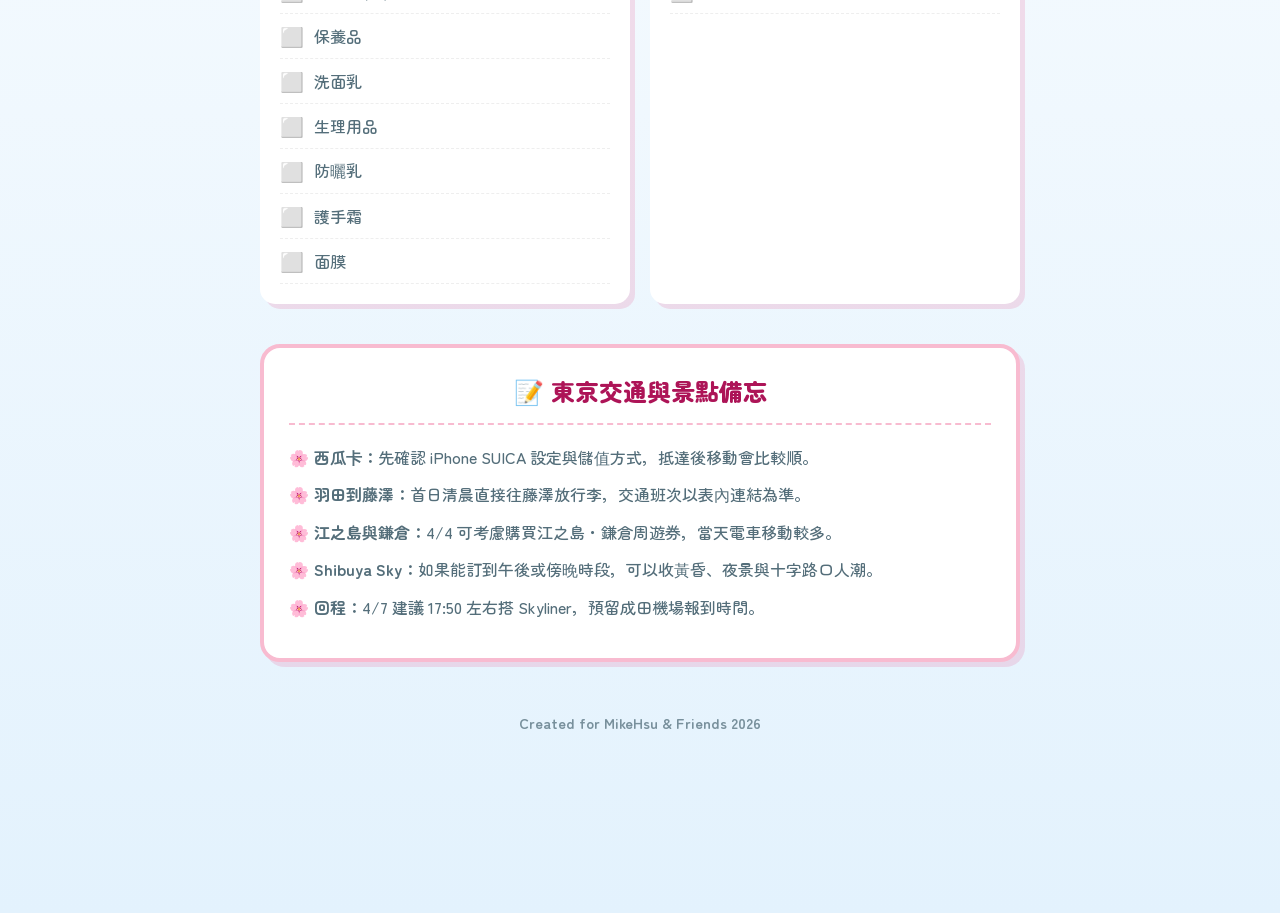
<file: 2026-Tokyo-Sakura.html>
<!DOCTYPE html>
<html lang="zh-Hant">
<head>
    <meta charset="UTF-8">
    <meta name="viewport" content="width=device-width, initial-scale=1.0">
    <title>🌸 東京櫻花散策・江之鎌上野手帖</title>
    <link rel="preconnect" href="https://fonts.googleapis.com">
    <link rel="preconnect" href="https://fonts.gstatic.com" crossorigin>
    <link href="https://fonts.googleapis.com/css2?family=Zen+Maru+Gothic:wght@400;500;700;900&display=swap" rel="stylesheet">

    <style>
        :root {
            --c-bg-top: #fff0f6;
            --c-bg-bot: #e3f2fd;
            --c-primary: #37474f;
            --c-food: #ffab91;
            --c-spot: #64b5f6;
            --c-move: #78909c;
            --c-shop: #f06292;
            --c-hotel: #9575cd;
            --shadow-card: 5px 5px 0px rgba(233, 30, 99, 0.13);
            --font-main: 'Zen Maru Gothic', sans-serif;
        }

        * { box-sizing: border-box; margin: 0; padding: 0; -webkit-tap-highlight-color: transparent; }
        html { overflow-x: hidden; }

        body {
            font-family: var(--font-main);
            color: var(--c-primary);
            background: linear-gradient(180deg, var(--c-bg-top) 0%, #ffffff 58%, var(--c-bg-bot) 100%);
            min-height: 100vh;
            padding-bottom: 120px;
            overflow-x: hidden;
        }

        .sakura-container { position: fixed; top: 0; left: 0; width: 100%; height: 100%; pointer-events: none; z-index: 0; overflow: hidden; }
        .sakura {
            position: absolute; top: -24px;
            background: #ffb7d5; border-radius: 100% 0 100% 0; opacity: 0.8;
            filter: drop-shadow(0 3px 4px rgba(216, 27, 96, 0.12));
            animation: sakuraFall linear infinite;
        }
        @keyframes sakuraFall {
            0% { transform: translateY(0) rotate(0deg) translateX(0); }
            25% { transform: translateY(30vh) rotate(90deg) translateX(24px); }
            50% { transform: translateY(60vh) rotate(180deg) translateX(-18px); }
            75% { transform: translateY(84vh) rotate(270deg) translateX(12px); }
            100% { transform: translateY(112vh) rotate(360deg) translateX(0); }
        }

        .home-btn {
            position: fixed; top: 20px; left: 20px; z-index: 1000;
            background: rgba(255, 255, 255, 0.9);
            backdrop-filter: blur(5px);
            padding: 10px 18px;
            border-radius: 30px;
            box-shadow: 0 4px 15px rgba(0,0,0,0.1);
            text-decoration: none;
            color: var(--c-primary);
            font-weight: 900;
            font-size: 0.9rem;
            display: flex;
            align-items: center;
            gap: 6px;
            transition: transform 0.2s;
            border: 2px solid #fff;
        }
        .home-btn:hover { transform: scale(1.05); background: #fff; }
        .home-btn:active { transform: scale(0.95); }

        .navbar {
            position: fixed; bottom: 30px; left: 50%; transform: translateX(-50%);
            width: 92%; max-width: 420px;
            background: rgba(255, 255, 255, 0.92);
            backdrop-filter: blur(12px);
            border: 2px solid #fff; border-radius: 60px;
            box-shadow: 0 10px 25px rgba(233, 30, 99, 0.18);
            z-index: 999;
            display: flex; justify-content: space-evenly; padding: 8px 0;
        }
        .nav-item {
            text-align: center; text-decoration: none; color: var(--c-primary);
            font-size: 0.8rem; font-weight: 800;
            display: flex; flex-direction: column; align-items: center;
            padding: 5px; border-radius: 10px; transition: background 0.2s;
        }
        .nav-item:active { background: #fce4ec; transform: scale(0.95); }
        .nav-icon { font-size: 1.4rem; margin-bottom: 2px; }

        .container { width: 100%; max-width: 800px; margin: 0 auto; padding: 20px 20px 60px; position: relative; z-index: 1; }

        header { text-align: center; padding: 50px 0 30px; overflow-x: hidden; }
        .main-title {
            font-size: 2.2rem; font-weight: 900; color: #ad1457;
            text-shadow: 3px 3px 0px #fff; margin-bottom: 10px; letter-spacing: 2px;
            overflow-wrap: anywhere;
            word-break: break-all;
        }
        .sub-title {
            background: #fff; padding: 8px 20px; border-radius: 30px;
            font-size: 1rem; font-weight: 800; color: #e91e63;
            box-shadow: var(--shadow-card); transform: rotate(-2deg); display: inline-block;
            border: 2px solid #f8bbd0;
        }

        .weather-card {
            background: rgba(255, 255, 255, 0.95);
            border-radius: 20px; padding: 20px; margin-bottom: 30px;
            border: 4px solid #fff; box-shadow: 0 8px 20px rgba(0,0,0,0.08);
        }
        .weather-top { display: flex; justify-content: space-between; align-items: center; margin-bottom: 15px; border-bottom: 2px dashed #f8bbd0; padding-bottom: 15px; }
        .w-icon { font-size: 3.5rem; filter: drop-shadow(0 5px 5px rgba(0,0,0,0.1)); }
        .w-temp-group { text-align: right; display: flex; align-items: center; gap: 15px; }
        .temp-box { text-align: center; }
        .temp-val { font-size: 1.8rem; font-weight: 900; line-height: 1; }
        .temp-label { font-size: 0.85rem; font-weight: 700; opacity: 0.7; margin-top: 5px; }
        .t-high { color: #e91e63; } .t-low { color: #42a5f5; }
        .weather-info { display: flex; justify-content: space-between; flex-wrap: wrap; gap: 10px; }
        .w-badge {
            background: #fce4ec; padding: 8px 12px; border-radius: 10px;
            font-size: 1rem; font-weight: 700; color: #546e7a; flex: 1; text-align: center;
            display: flex; align-items: center; justify-content: center; gap: 6px;
        }

        .day-section { margin-bottom: 60px; }
        .day-title {
            background: var(--c-primary); color: #fff; padding: 12px 25px;
            border-radius: 15px; font-size: 1.3rem; font-weight: 900;
            display: inline-block; margin-bottom: 25px; box-shadow: 5px 5px 0 rgba(0,0,0,0.2);
            transform: rotate(-1deg);
            max-width: 100%;
            line-height: 1.4;
            white-space: normal;
            word-break: break-all;
        }

        .timeline-container { width: calc(100% - 15px); padding-left: 25px; border-left: 6px dashed #b0bec5; margin-left: 15px; }
        .timeline-card {
            position: relative; background: #fff; border-radius: 18px; padding: 18px; margin-bottom: 25px;
            border: 3px solid transparent; box-shadow: var(--shadow-card);
            transition: transform 0.1s; cursor: pointer; overflow: hidden;
            width: 100%;
        }
        .timeline-card:active { transform: scale(0.98); box-shadow: 2px 2px 0 rgba(0,0,0,0.1); }
        .timeline-card::before {
            content: ''; position: absolute; left: -37px; top: 25px;
            width: 18px; height: 18px; border-radius: 50%;
            background: #fff; border: 4px solid var(--c-primary); z-index: 1;
        }

        .c-food { border-color: var(--c-food); } .c-food::before { border-color: var(--c-food); background: #ffe0b2; }
        .c-spot { border-color: var(--c-spot); } .c-spot::before { border-color: var(--c-spot); background: #bbdefb; }
        .c-move { border-color: var(--c-move); } .c-move::before { border-color: var(--c-move); background: #eceff1; }
        .c-shop { border-color: var(--c-shop); } .c-shop::before { border-color: var(--c-shop); background: #f8bbd0; }
        .c-hotel { border-color: var(--c-hotel); } .c-hotel::before { border-color: var(--c-hotel); background: #d1c4e9; }

        .card-inner { display: flex; align-items: flex-start; gap: 15px; min-width: 0; }
        .t-time-group { display: flex; flex-direction: column; align-items: center; min-width: 65px; }
        .t-time-big { font-size: 1.4rem; font-weight: 900; color: #37474f; line-height: 1; }
        .t-ampm { font-size: 0.8rem; font-weight: 700; color: #78909c; }
        .t-detail { flex: 1; min-width: 0; z-index: 2; position: relative; }
        .t-head { font-size: 1.25rem; font-weight: 800; color: #263238; margin-bottom: 8px; line-height: 1.3; overflow-wrap: anywhere; word-break: break-all; }
        .t-desc { font-size: 1rem; color: #546e7a; line-height: 1.6; font-weight: 500; white-space: pre-line; overflow-wrap: anywhere; word-break: break-all; }
        .t-note-mini {
            display: inline-block; background: #fff3e0; color: #d84315;
            font-size: 0.8rem; padding: 2px 8px; border-radius: 4px; margin-top: 6px; font-weight: 700;
            max-width: 100%;
            white-space: normal;
            word-break: break-all;
        }

        .sticker-box { position: absolute; width: 100%; height: 100%; top: 0; left: 0; pointer-events: none; overflow: hidden; border-radius: 15px; }
        .sticker { position: absolute; font-size: 2.2rem; filter: drop-shadow(2px 2px 0px rgba(0,0,0,0.1)); opacity: 0.92; }
        .s-pos-1 { top: -10px; right: -2px; transform: rotate(15deg); }
        .s-pos-2 { bottom: -10px; right: 10px; transform: rotate(-10deg) scale(0.8); }
        .s-pos-3 { top: 5px; right: 40px; transform: rotate(5deg) scale(0.6); opacity: 0.5; }

        .checklist-wrapper { display: grid; grid-template-columns: repeat(auto-fit, minmax(280px, 1fr)); gap: 20px; }
        .cl-category { background: #fff; border-radius: 15px; padding: 20px; box-shadow: var(--shadow-card); border-top: 5px solid #f06292; }
        .cl-title { font-size: 1.2rem; font-weight: 900; margin-bottom: 15px; color: #ad1457; }
        .cl-item { display: flex; align-items: center; gap: 10px; padding: 8px 0; border-bottom: 1px dashed #eee; font-size: 1rem; cursor: pointer; color: #546e7a; font-weight: 500; }
        .cl-item.checked { color: #ec407a; text-decoration: line-through; }
        .cl-checkbox { font-size: 1.2rem; }

        .tips-section { background: #fff; border-radius: 20px; padding: 25px; border: 4px solid #f8bbd0; margin-top: 40px; box-shadow: var(--shadow-card); }
        .tips-title { color: #ad1457; font-size: 1.5rem; font-weight: 900; text-align: center; margin-bottom: 20px; border-bottom: 2px dashed #f8bbd0; padding-bottom: 15px; }
        .tip-item { margin-bottom: 12px; font-size: 1rem; line-height: 1.6; padding-left: 25px; position: relative; font-weight: 500; color: #546e7a; }
        .tip-item::before { content: '🌸'; position: absolute; left: 0; top: 0; }

        .modal-overlay { position: fixed; top: 0; left: 0; width: 100%; height: 100%; background: rgba(55, 71, 79, 0.9); z-index: 2000; display: none; justify-content: center; align-items: center; padding: 20px; }
        .modal-box { background: #fff; width: 100%; max-width: 500px; border-radius: 24px; padding: 30px; position: relative; animation: popUp 0.3s; }
        @keyframes popUp { from{transform:scale(0.8); opacity:0;} to{transform:scale(1); opacity:1;} }
        .m-map-btn { display:block; background:#ec407a; color:#fff; text-align:center; padding:15px; border-radius:15px; text-decoration:none; font-weight:900; font-size:1.1rem; margin-top: 20px; box-shadow: 0 4px 0 #ad1457; }
        .m-map-btn:active { transform: translateY(2px); box-shadow: 0 2px 0 #ad1457; }

        @media (max-width: 520px) {
            .main-title { font-size: 1.9rem; letter-spacing: 1px; }
            .sub-title { font-size: 0.92rem; }
            .day-title { font-size: 1.05rem; padding: 10px 16px; }
            .weather-card { padding: 16px; }
            .weather-top { display: grid; grid-template-columns: 1fr; gap: 12px; text-align: center; }
            .w-temp-group { justify-content: center; }
            .weather-info { display: grid; grid-template-columns: 1fr; }
            .timeline-container { width: 100%; padding-left: 18px; margin-left: 0; }
            .timeline-card { width: calc(100vw - 72px); padding: 16px 14px; }
            .timeline-card::before { left: -30px; }
            .card-inner { gap: 12px; }
            .t-time-group { min-width: 54px; }
            .t-detail { max-width: calc(100vw - 160px); }
            .t-head { font-size: 1.15rem; }
            .sticker { font-size: 1.9rem; }
            .home-btn { top: 14px; left: 14px; padding: 8px 14px; }
        }
    </style>
    <link rel="stylesheet" href="travel-style.css">
</head>
<body>
    <a href="index.html" class="home-btn"><span>⬅</span> 回首頁</a>
    <div class="sakura-container" id="sakuraContainer"></div>

    <div class="container">
        <header>
            <div class="main-title">🌸 東京櫻花散策・<br>江之鎌上野手帖</div>
            <div class="sub-title">2026/04/03 - 04/07 (5 Days)</div>
        </header>

        <div id="itinerary-root"></div>

        <section id="checklist-section" style="margin-top: 60px;">
            <div class="day-title" style="background:#f06292; transform: rotate(1deg);">🎒 東京行李清單</div>
            <div class="checklist-wrapper" id="checklist-root"></div>
        </section>

        <section class="tips-section" id="general-tips">
            <div class="tips-title">📝 東京交通與景點備忘</div>
            <div class="tip-item"><strong>西瓜卡：</strong>先確認 iPhone SUICA 設定與儲值方式，抵達後移動會比較順。</div>
            <div class="tip-item"><strong>羽田到藤澤：</strong>首日清晨直接往藤澤放行李，交通班次以表內連結為準。</div>
            <div class="tip-item"><strong>江之島與鎌倉：</strong>4/4 可考慮購買江之島・鎌倉周遊券，當天電車移動較多。</div>
            <div class="tip-item"><strong>Shibuya Sky：</strong>如果能訂到午後或傍晚時段，可以收黃昏、夜景與十字路口人潮。</div>
            <div class="tip-item"><strong>回程：</strong>4/7 建議 17:50 左右搭 Skyliner，預留成田機場報到時間。</div>
        </section>

        <div style="text-align: center; margin-top: 50px; color: #78909c; font-size: 0.9rem; font-weight: 700;">
            Created for MikeHsu & Friends 2026
        </div>
    </div>

    <nav class="navbar">
        <a href="#itinerary-root" class="nav-item"><span class="nav-icon">📅</span>行程</a>
        <a href="#checklist-section" class="nav-item"><span class="nav-icon">🎒</span>清單</a>
        <a href="#general-tips" class="nav-item"><span class="nav-icon">💡</span>叮嚀</a>
        <a href="#" class="nav-item" onclick="window.scrollTo(0,0)"><span class="nav-icon">🔝</span>TOP</a>
    </nav>

    <div class="modal-overlay" id="modal">
        <div class="modal-box">
            <button onclick="closeModal()" style="position:absolute; right:20px; top:20px; border:none; background:none; font-size:1.5rem; cursor:pointer;">✕</button>
            <h2 id="m-title" style="color:#263238; margin-bottom:5px; font-size:1.6rem;">標題</h2>
            <div id="m-time" style="color:#78909c; font-weight:700; margin-bottom:15px; font-size:0.9rem;"></div>
            <div style="background:#fce4ec; padding:15px; border-radius:12px; margin-bottom:15px; font-size:1.05rem; line-height:1.6; white-space:pre-line;" id="m-desc">內容</div>

            <div id="m-note-box" style="display:none; margin-bottom:15px;">
                <span style="background:#fff3e0; color:#d84315; padding:4px 10px; border-radius:8px; font-size:0.85rem; font-weight:bold;">重點筆記</span>
                <p id="m-note" style="margin-top:8px; font-weight:700; color:#d84315;"></p>
            </div>

            <a id="m-map" href="#" target="_blank" class="m-map-btn">📍 Google Maps 導航</a>
        </div>
    </div>

    <script>
        const sakuraContainer = document.getElementById('sakuraContainer');
        for(let i = 0; i < 24; i++){
            const petal = document.createElement('div');
            petal.className = 'sakura';
            petal.style.left = Math.random() * 100 + 'vw';
            const size = Math.random() * 9 + 10;
            petal.style.width = size + 'px';
            petal.style.height = size * 0.75 + 'px';
            petal.style.animationDuration = (Math.random() * 9 + 7) + 's';
            petal.style.animationDelay = Math.random() * 6 + 's';
            sakuraContainer.appendChild(petal);
        }

        const itineraryDB = [
            {
                date: "Day 1 (04/03 五)", location: "羽田・藤澤・江之島",
                weather: { high: "17°", low: "7°", feel: "16° / 4°", icon: "☁️", desc: "陰天", sun: "05:26 / 18:04" },
                events: [
                    { time: "00:10", type: "move", title: "虎航 IT216 出發", desc: "00:10 TPE (T1) → 04:25 HND (T3)。\n航班憑證請看私人文件。", stickers: ["✈️","🌙"], mapLink: "羽田機場 第3航廈" },
                    { time: "05:00", type: "move", title: "通勤至藤澤放行李", desc: "清晨從羽田前往藤澤，先放行李再找早餐。\n交通班次詳見注意事項：羽田交通班次。", stickers: ["🚃","🧳"], mapLink: "Kipp Hotel Shonan Fujisawa" },
                    { time: "08:00", type: "move", title: "前往江之島站", desc: "通勤前往江之島站。\n上島可步行，計程車是否可行現場再確認。", stickers: ["🚃","🌊"], mapLink: "Enoshima Station" },
                    { time: "09:00", type: "spot", title: "江之島散策", desc: "江島神社邊津宮、江之島岩屋、恋人の丘、稚兒之淵。\n餓了就島上商店街補給。", note: "不知道去哪玩時，看注意事項的江之島景點。", stickers: ["⛩️","🌊","📸"], mapLink: "Enoshima Shrine Hetsumiya" },
                    { time: "18:00", type: "hotel", title: "回飯店 Check-in", desc: "回 Kipp Hotel Shonan Fujisawa 辦理入住，晚上找晚飯。", stickers: ["🏨","🍽️"], mapLink: "Kipp Hotel Shonan Fujisawa" },
                    { time: "20:00", type: "spot", title: "藤澤市區晃晃", desc: "藤澤市區散步，逛 Odakyu Shonan Gate 或 OPA Shonan Fujisawa。", stickers: ["🌃","🛍️"], mapLink: "Odakyu Shonan Gate" },
                    { time: "22:00", type: "hotel", title: "早點睡", desc: "隔天很早起，今晚要認真補眠。", stickers: ["🛌","💤"] }
                ]
            },
            {
                date: "Day 2 (04/04 六)", location: "鎌倉高校前・七里濱・小町通",
                weather: { high: "17°", low: "12°", feel: "14° / 11°", icon: "🌧️", desc: "中雨", sun: "05:24 / 18:05" },
                events: [
                    { time: "03:00", type: "move", title: "江之島・鎌倉周遊券備忘", desc: "本日電車移動較多，可考慮買周遊券。", stickers: ["🎫","🚃"] },
                    { time: "04:00", type: "hotel", title: "起床梳洗", desc: "早起準備出門，鎌倉海邊行程開跑。", stickers: ["⏰","🧴"] },
                    { time: "05:00", type: "move", title: "江之電首班車", desc: "藤澤首班車可看 05:36、05:50。\n前往鎌倉高校前拍灌籃高手場景，再沿海邊慢慢散步。", stickers: ["🚃","🏀"], mapLink: "鎌倉高校前駅" },
                    { time: "08:00", type: "food", title: "早餐二選一", desc: "步行選擇：Espresso D Works。\n電車選擇：Cafe Yoridocoro。", stickers: ["☕","🥐"], mapLink: "Espresso D Works 七里ヶ浜" },
                    { time: "10:00", type: "spot", title: "七里濱海邊晃晃", desc: "在七里濱慢慢拍照、看海、等風景醒來。", stickers: ["🌊","📷"], mapLink: "Shichirigahama Beach" },
                    { time: "11:00", type: "spot", title: "錢洗弁財天宇賀福神社", desc: "搭電車到鎌倉站後問計程車，約 1500 yen。\n去程上坡較累，回程下坡可走路。", stickers: ["⛩️","💴"], mapLink: "Zeniarai Benten Shrine" },
                    { time: "14:00", type: "shop", title: "小町通商店街", desc: "小町通商店街逛街、吃東西，晚餐也可以在這附近解決。", stickers: ["🛍️","🍡"], mapLink: "Komachi-dori Street" },
                    { time: "18:00", type: "move", title: "回藤澤休息", desc: "搭電車回藤澤，可逛 mall 或直接回飯店休息。", stickers: ["🚃","🌙"], mapLink: "Fujisawa Station" }
                ]
            },
            {
                date: "Day 3 (04/05 日)", location: "藤澤移動上野・涉谷夜景",
                weather: { high: "23°", low: "13°", feel: "25° / 13°", icon: "🌦️", desc: "小雨", sun: "05:22 / 18:05" },
                events: [
                    { time: "08:00", type: "food", title: "早餐與退房準備", desc: "起床吃早餐，整理行李，準備前往上野。", stickers: ["🍞","🧳"] },
                    { time: "09:00", type: "move", title: "上野東京線前往上野", desc: "搭乘上野東京線（東海道本線）往上野。\n時刻表詳見注意事項：藤澤 JR。", stickers: ["🚆","🗺️"], mapLink: "Fujisawa Station to Ueno Station" },
                    { time: "11:00", type: "hotel", title: "飯店放置行李", desc: "到 APA Hotel Keisei Ueno-Ekimae 放行李。", stickers: ["🏨","🧳"], mapLink: "APA Hotel Keisei Ueno-Ekimae" },
                    { time: "12:00", type: "spot", title: "前往涉谷", desc: "注意 Shibuya Sky 入場時間。\n若能訂下午傍晚票，可以收黃昏、夜景和十字路口人潮。\n午餐、逛街、玩耍，也可去涉谷橫丁吃。", note: "Shibuya Sky 票務時間要優先確認。", stickers: ["🌆","🗼","📸"], mapLink: "Shibuya Sky" },
                    { time: "18:00", type: "food", title: "涉谷晚餐吃吃吃", desc: "涉谷晚餐候選：涉谷橫丁、Hikiniku to Come、Menya Musashi、HARBS 或 PARCO 美食。", stickers: ["🍜","🍰"], mapLink: "Shibuya Yokocho" }
                ]
            },
            {
                date: "Day 4 (04/06 一)", location: "上野櫻花・秋葉原採購",
                weather: { high: "22°", low: "15°", feel: "23° / 15°", icon: "🌦️", desc: "毛毛雨", sun: "05:20 / 18:06" },
                events: [
                    { time: "08:00", type: "food", title: "起床吃早餐", desc: "悠閒起床吃早餐，今天從上野開始。", stickers: ["☕","🥪"] },
                    { time: "09:00", type: "move", title: "買 Skyliner 票", desc: "飯店附近吃早餐，順便處理回程 Skyliner 票。", stickers: ["🎫","🚄"], mapLink: "Keisei Ueno Station" },
                    { time: "10:00", type: "spot", title: "上野恩賜公園賞櫻", desc: "看櫻花看爆，拍美照拍起來。", stickers: ["🌸","📷"], mapLink: "Ueno Park" },
                    { time: "13:00", type: "shop", title: "秋葉原買爆", desc: "秋葉原採購：買爆、買超多、買到過量、買到卡刷爆。\n午餐與晚餐可在這附近找。", note: "注意行李空間與退稅時間。", stickers: ["🎮","🛍️","💳"], mapLink: "Akihabara" }
                ]
            },
            {
                date: "Day 5 (04/07 二)", location: "藏前・晴空塔・淺草・返程",
                weather: { high: "18°", low: "9°", feel: "19° / 3°", icon: "🌦️", desc: "毛毛雨", sun: "05:19 / 18:07" },
                events: [
                    { time: "08:00", type: "hotel", title: "寄放或寄送行李", desc: "退房後先處理行李，讓最後一天輕裝移動。", stickers: ["🧳","📦"], mapLink: "APA Hotel Keisei Ueno-Ekimae" },
                    { time: "09:00", type: "food", title: "藏前喝咖啡", desc: "藏前喝咖啡耍廢，可參考半月焙煎研究所、Mizukiya Baba Shoten。", stickers: ["☕","🍃"], mapLink: "半月焙煎研究所" },
                    { time: "10:00", type: "shop", title: "晴空塔周邊", desc: "晴空塔、JUMP SHOP、CHIIKAWA，最後採買與拍照。", stickers: ["🗼","🛍️"], mapLink: "Tokyo Skytree Town Solamachi" },
                    { time: "12:00", type: "food", title: "淺草午餐與雷門", desc: "淺草吃壽喜燒，逛神社、雷門、櫻花街。\n這裡有很多好吃的，可以慢慢收尾。", stickers: ["🍲","🏮"], mapLink: "Kaminarimon Gate" },
                    { time: "17:00", type: "move", title: "前往成田機場", desc: "建議提早 3 小時抵達機場（18:50）。\nSkyliner 約 1 小時，17:50 左右就要搭車（Car No.71 or 73）。\n時刻表詳見注意事項：京成上野時刻表。", stickers: ["🚄","🛫"], mapLink: "Keisei Ueno Station Skyliner" },
                    { time: "21:50", type: "move", title: "樂桃 MM631 回程", desc: "21:50 NRT (T1) → 00:40 TPE (T1)。\n航班憑證請看私人文件。", stickers: ["✈️","🇹🇼"], mapLink: "成田機場 第1航廈" }
                ]
            }
        ];

        const checklistData = {
            "📂 文件類": ["護照", "機票證明", "飯店訂單", "保險相關", "健保卡", "駕照"],
            "🧥 衣物配件": ["毛帽", "帽子", "外套", "貼身衣物", "襪子", "睡衣", "發熱衣"],
            "💰 支付類": ["台幣", "信用卡", "提款卡(可國外提款)", "日幣"],
            "🔌 電子用品": ["行動電源", "充電器", "充電線", "網卡"],
            "🧴 藥妝類": ["緊急備藥", "隱形眼鏡", "生理食鹽水", "保養液", "眼鏡盒", "化妝包(全)", "保養品", "洗面乳", "生理用品", "防曬乳", "護手霜", "面膜"],
            "🎒 其他": ["小皮夾", "酒精", "衛生紙", "髒衣服袋子", "行李秤", "雨傘"]
        };

        const daySummaries = [
            "清晨抵達羽田，前往藤澤放行李，白天走江之島，晚上入住休息。",
            "早起搭江之電，鎌倉高校前、七里濱早餐、錢洗弁財天與小町通。",
            "藤澤移動到上野寄放行李，下午前往涉谷與 Shibuya Sky，晚上覓食。",
            "上野賞櫻、買 Skyliner 票，下午秋葉原採購。",
            "藏前咖啡、晴空塔與淺草午餐，傍晚前往成田返台。"
];
        window.travelPageData = {
            storageKey: "tokyo2026",
            mapRegion: "東京",
            flights: [
            {
                        "direction": "去程",
                        "date": "2026-04-03",
                        "flightNo": "IT216",
                        "depart": {
                                    "airport": "TPE",
                                    "terminal": "T1",
                                    "time": "00:10"
                        },
                        "arrive": {
                                    "airport": "HND",
                                    "terminal": "T3",
                                    "time": "04:25"
                        },
                        "note": "歷史時刻表：00:10-04:25；桃園 T1、羽田 T3。查無當日實際起降紀錄。"
            },
            {
                        "direction": "回程",
                        "date": "2026-04-07",
                        "flightNo": "MM631",
                        "depart": {
                                    "airport": "NRT",
                                    "terminal": "T1",
                                    "time": "21:50"
                        },
                        "arrive": {
                                    "airport": "TPE",
                                    "terminal": "T1",
                                    "time": "00:40"
                        },
                        "note": "歷史時刻表：21:50-00:40；成田 T1、桃園 T1。查無當日實際起降紀錄。"
            }
],
            days: itineraryDB.map((day, index) => ({
                ...day,
                summary: day.summary || daySummaries[index] || ''
            })),
            checklist: checklistData,
            tips: []
        };
    </script>
    <script src="travel-page.js"></script>
</body>
</html>
</file>
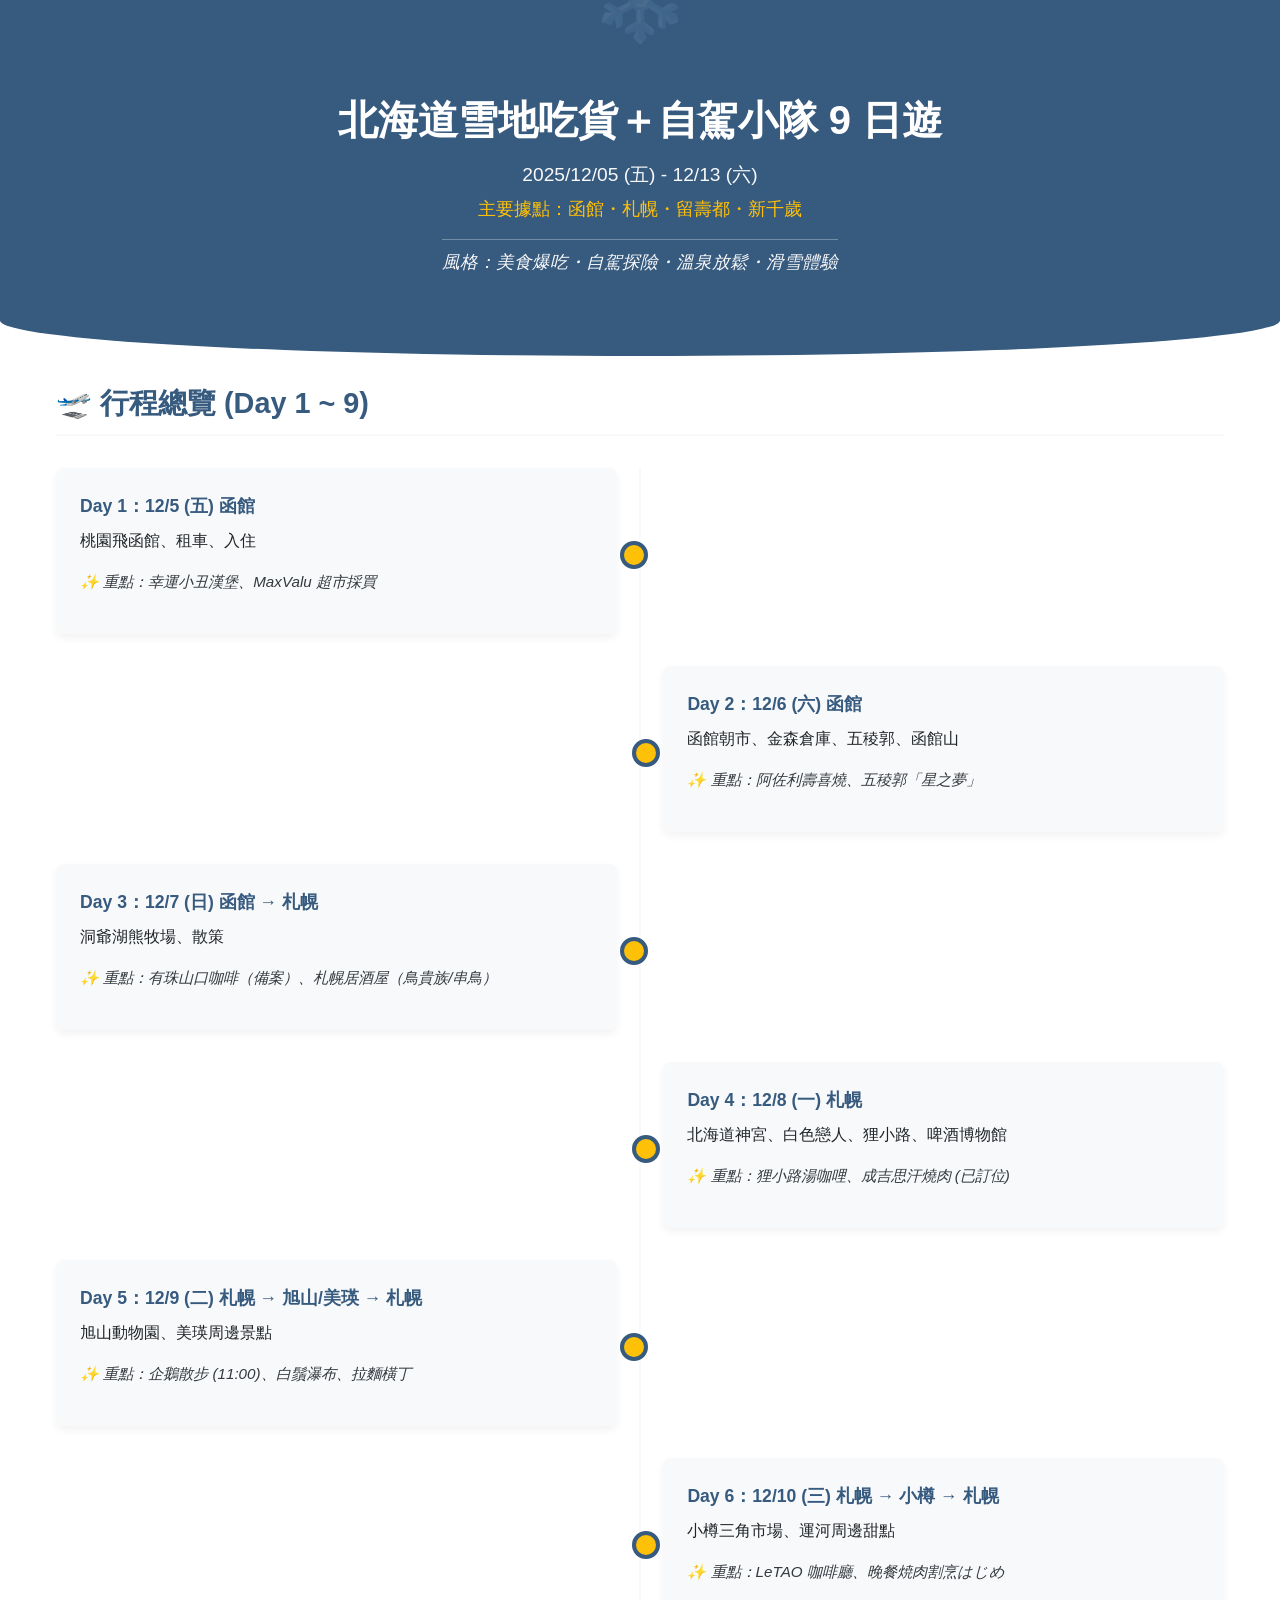
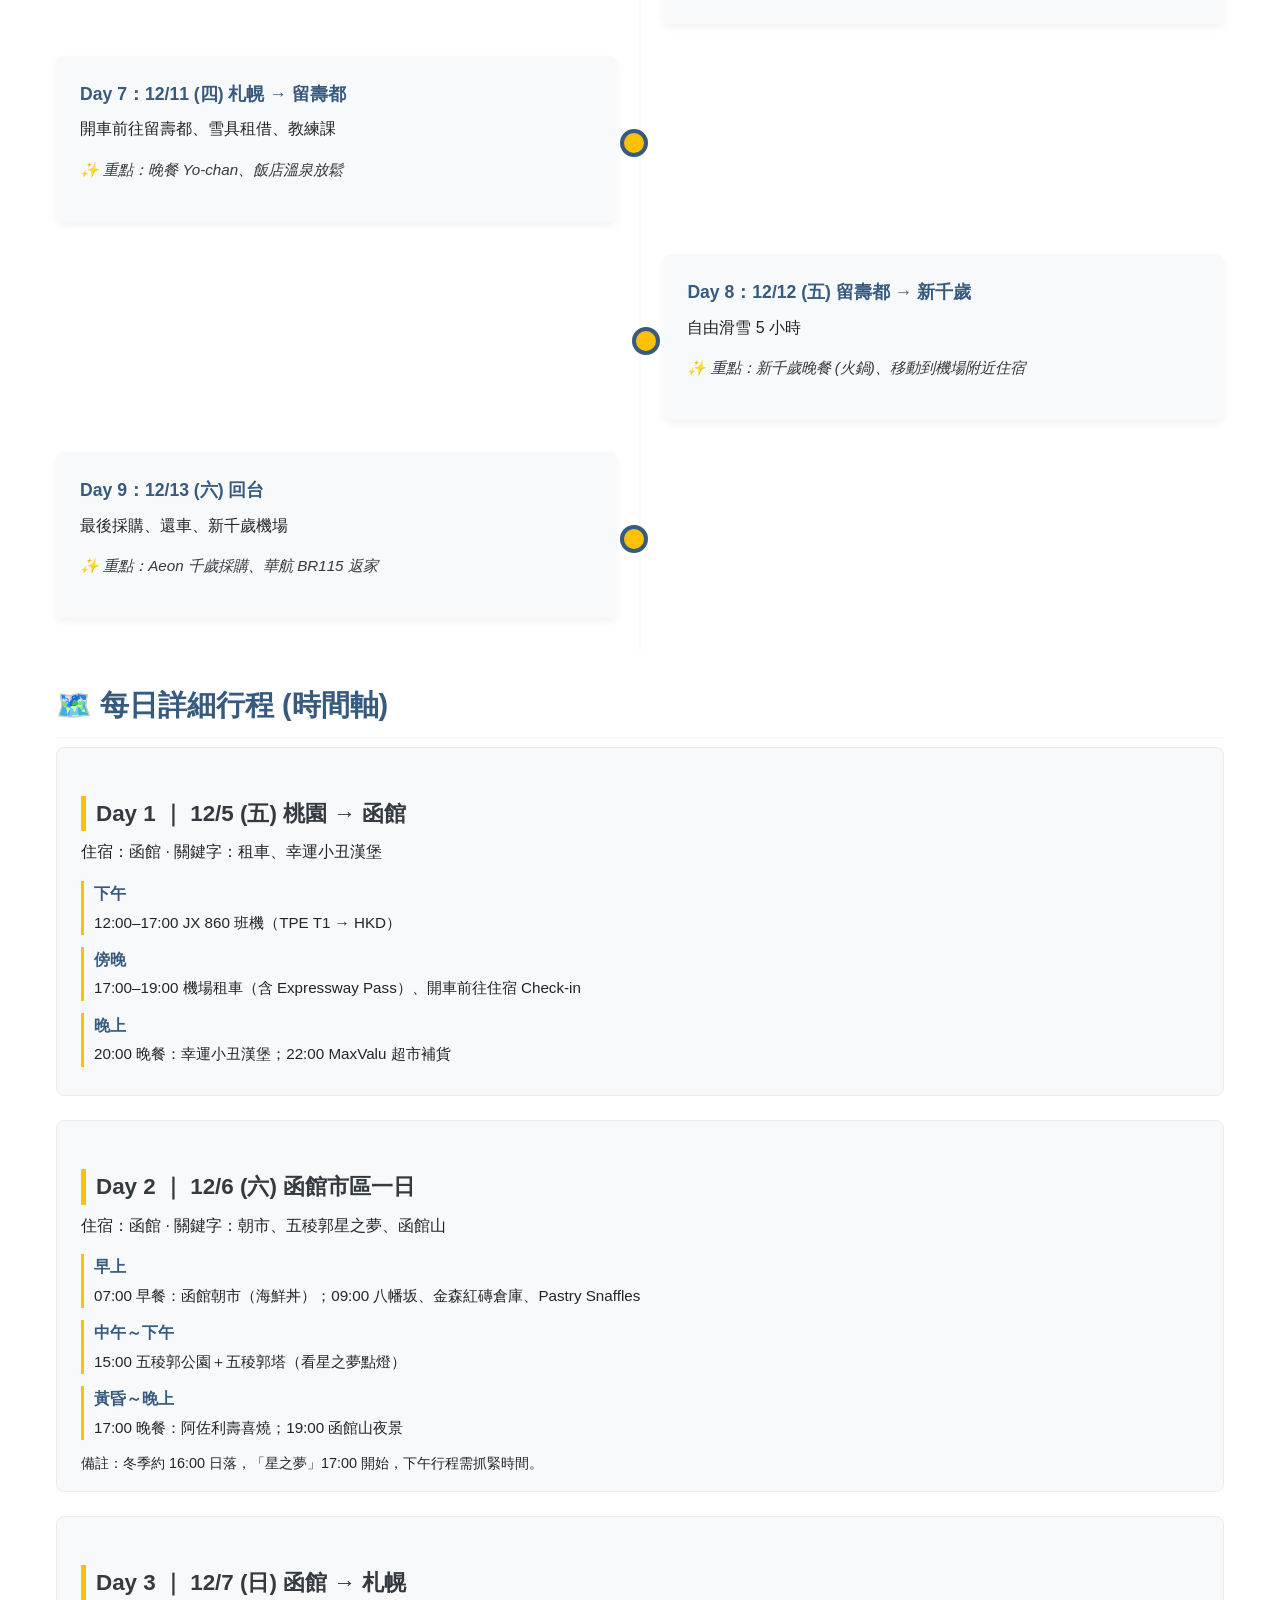
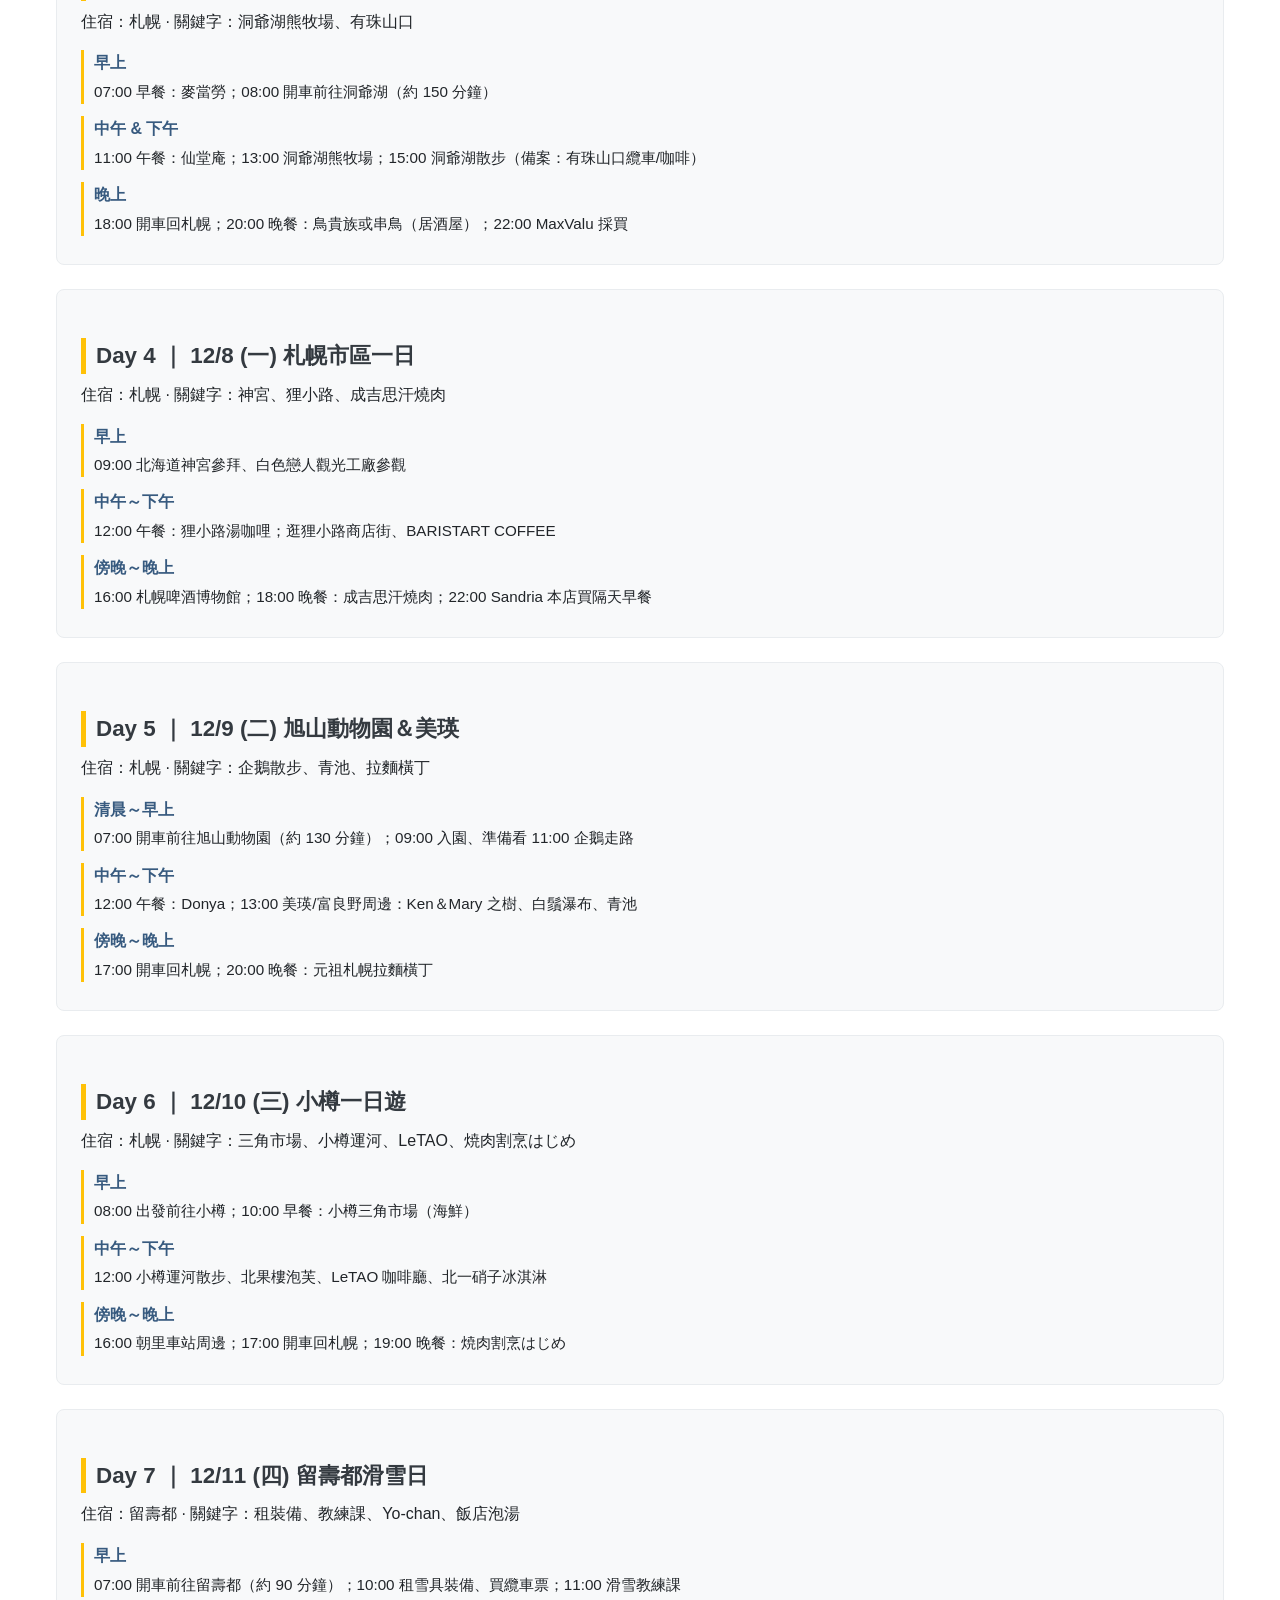
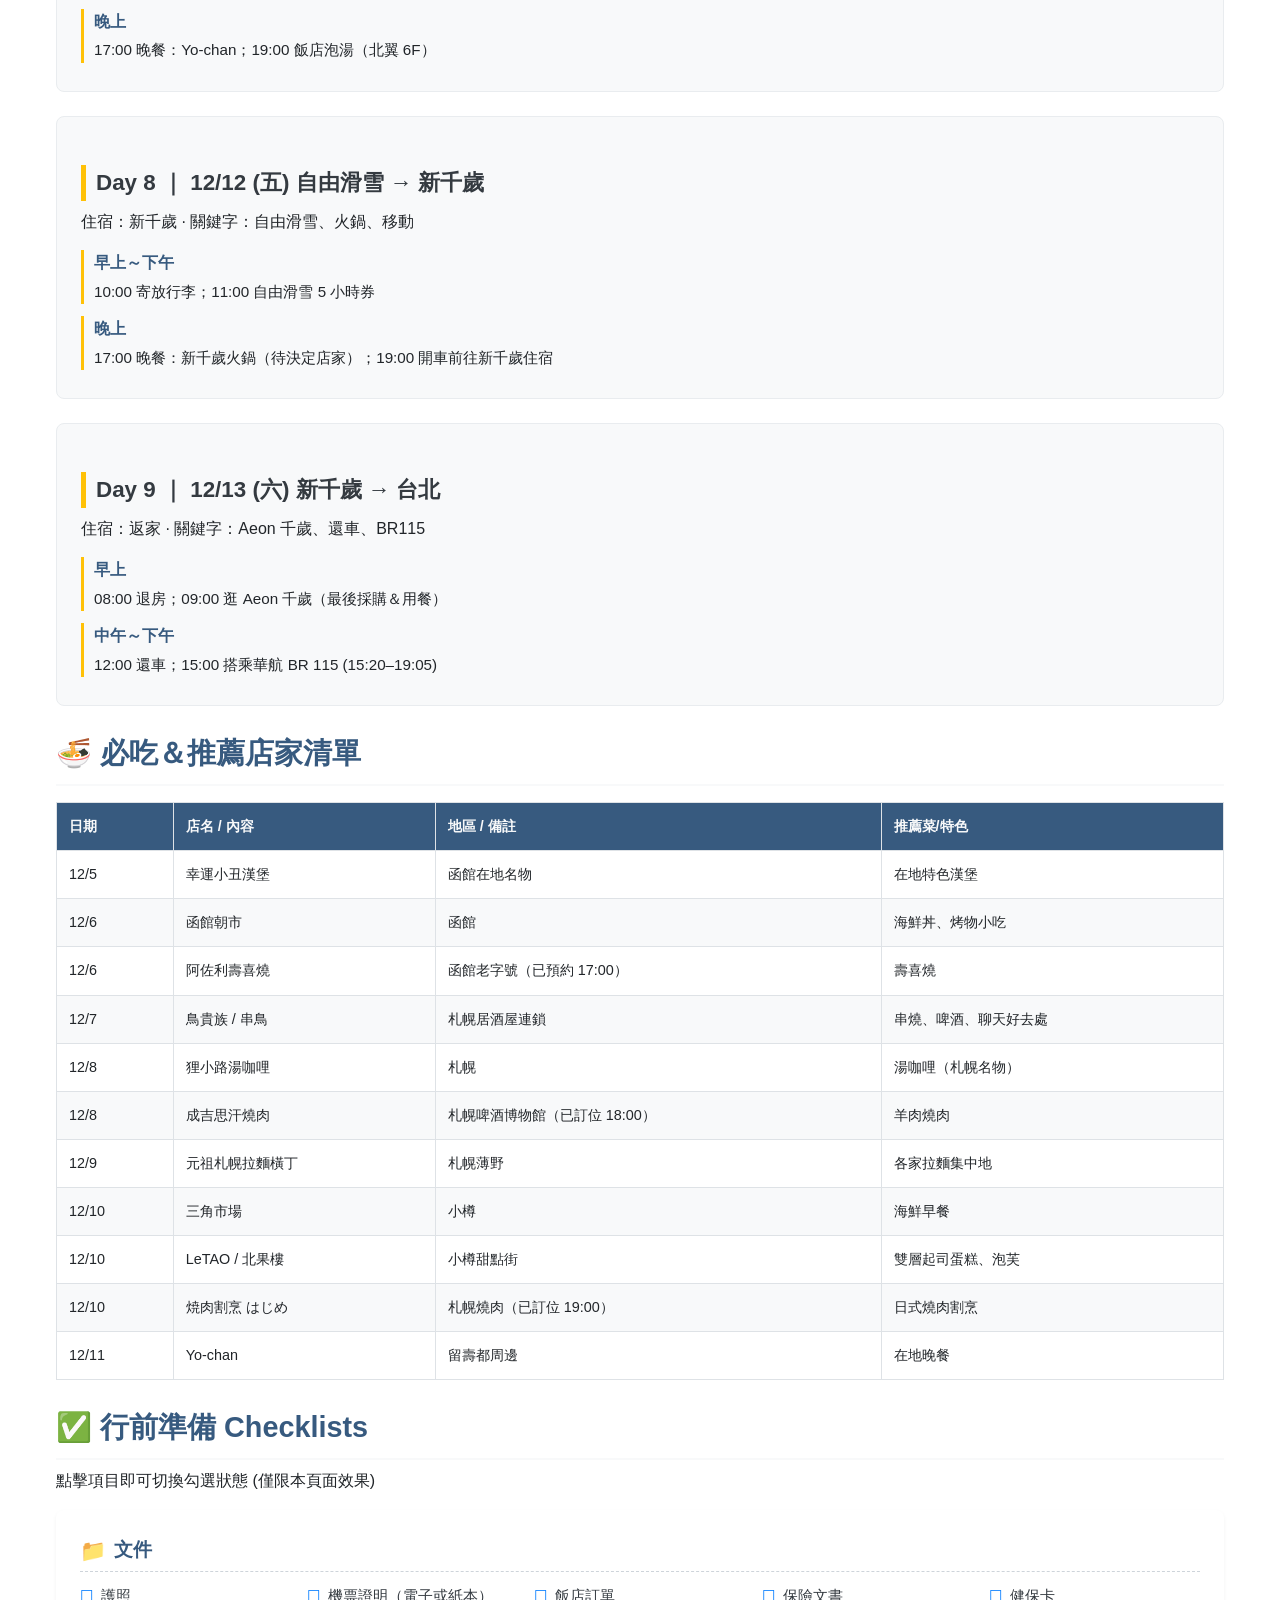
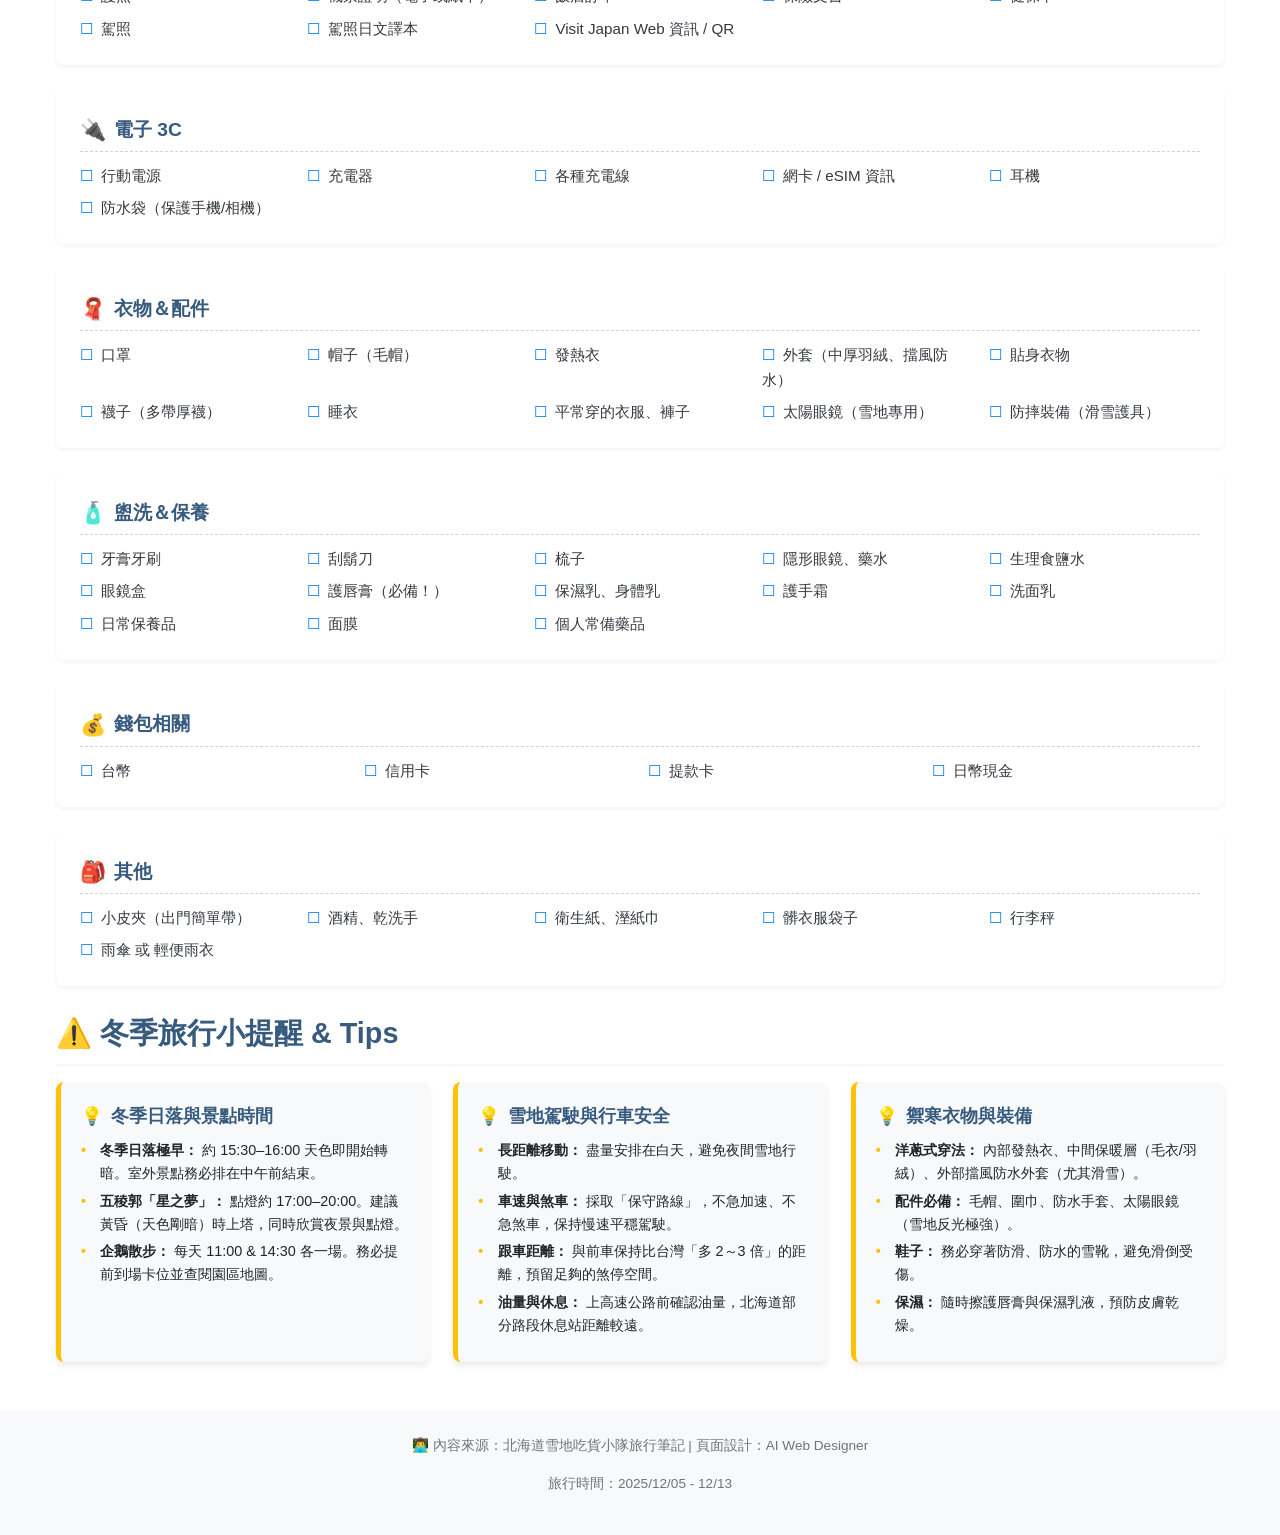
<file: Hokkaido.html>
<!DOCTYPE html>
<html lang="zh-Hant">
<head>
    <meta charset="UTF-8">
    <meta name="viewport" content="width=device-width, initial-scale=1.0">
    <title>❄️ 北海道雪地吃貨小隊 9 日遊 - 旅行筆記</title>
    <style>
        /*
         * 全域樣式與變數
         */
        :root {
            --color-primary: #375a7f; /* 深藍/雪夜藍 */
            --color-secondary: #ffc107; /* 溫暖黃/燈光 */
            --color-accent: #007bff; /* 連結藍 */
            --color-light: #f8f9fa; /* 淺灰/雪地 */
            --color-dark: #343a40; /* 深灰/大地 */
            --color-text: #212529;
            --color-background: #ffffff;
            --font-family-main: -apple-system, BlinkMacSystemFont, "Segoe UI", "Roboto", "Oxygen", "Ubuntu", "Cantarell", "Fira Sans", "Droid Sans", "Helvetica Neue", sans-serif;
            --spacing-unit: 1rem;
        }

        /* 重置 */
        * {
            box-sizing: border-box;
            margin: 0;
            padding: 0;
        }

        body {
            font-family: var(--font-family-main);
            line-height: 1.6;
            color: var(--color-text);
            background-color: var(--color-background);
            scroll-behavior: smooth;
        }

        /* 佈局容器 */
        .container {
            max-width: 1200px;
            margin: 0 auto;
            padding: 0 var(--spacing-unit);
        }
        
        /* 標題與排版 */
        h1, h2, h3 {
            font-weight: 700;
            margin-top: 1.5rem;
            margin-bottom: 0.5rem;
        }

        h2 {
            font-size: 1.8rem;
            color: var(--color-primary);
            padding-bottom: 0.5rem;
            border-bottom: 2px solid var(--color-light);
        }

        h3 {
            font-size: 1.4rem;
            color: var(--color-dark);
            border-left: 5px solid var(--color-secondary);
            padding-left: 10px;
            margin-top: 2rem;
        }

        p {
            margin-bottom: 1rem;
        }

        a {
            color: var(--color-accent);
            text-decoration: none;
        }

        /*
         * 1. Hero Section
         */
        .hero {
            background-color: var(--color-primary);
            color: var(--color-light);
            text-align: center;
            padding: 4rem 1rem;
            position: relative;
            overflow: hidden;
            border-bottom-left-radius: 50% 10%;
            border-bottom-right-radius: 50% 10%;
        }

        .hero::before {
            content: "❄️"; /* 雪花裝飾 */
            position: absolute;
            top: 0;
            left: 0;
            width: 100%;
            height: 100%;
            font-size: 5rem;
            opacity: 0.1;
            pointer-events: none;
            z-index: 0;
            line-height: 0;
            animation: snowfall 15s linear infinite;
        }
        
        .hero-content {
            position: relative;
            z-index: 1;
        }

        .hero h1 {
            font-size: 2.5rem;
            margin-bottom: 0.5rem;
            color: white;
        }

        .hero .dates {
            font-size: 1.2rem;
            font-weight: 300;
            margin-bottom: 0.25rem;
        }
        
        .hero .destinations {
            font-size: 1.1rem;
            font-weight: 400;
            margin-bottom: 1rem;
            color: var(--color-secondary);
        }

        .hero .subtitle {
            font-size: 1.1rem;
            font-style: italic;
            border-top: 1px solid rgba(255, 255, 255, 0.3);
            padding-top: 0.5rem;
            display: inline-block;
        }
        
        /* 雪花動畫 */
        @keyframes snowfall {
            0% { transform: translate(0, -100%) rotate(0deg); opacity: 0.1; }
            50% { opacity: 0.3; }
            100% { transform: translate(100%, 100%) rotate(360deg); opacity: 0.1; }
        }

        /*
         * 2. 行程總覽 (Timeline Cards)
         */
        .timeline {
            margin: 2rem 0;
            position: relative;
            padding-left: 10px; /* 為了裝飾線 */
        }
        
        /* Timeline 垂直線 - 僅在大螢幕顯示 */
        @media (min-width: 768px) {
            .timeline {
                padding-left: 0;
            }
            .timeline::before {
                content: '';
                position: absolute;
                top: 0;
                left: 50%;
                width: 2px;
                height: 100%;
                background-color: var(--color-light);
                margin-left: -1px;
            }
        }

        .timeline-item {
            display: flex;
            flex-direction: column;
            margin-bottom: 2rem;
            position: relative;
            background: var(--color-light);
            border-radius: 8px;
            padding: 1rem;
            box-shadow: 0 4px 8px rgba(0, 0, 0, 0.05);
            transition: transform 0.3s ease;
        }
        
        .timeline-item:hover {
            transform: translateY(-5px);
        }

        /* Mobile View: 垂直線裝飾 */
        .timeline-item::before {
            content: '🗓️';
            position: absolute;
            left: -35px;
            top: 0.5rem;
            font-size: 1.2rem;
            color: var(--color-secondary);
        }

        @media (min-width: 768px) {
            .timeline-item {
                flex-direction: row;
                width: 48%; /* 讓它佔用一半寬度 */
                margin-left: 0;
                margin-right: 0;
                padding: 1.5rem;
            }

            .timeline-item:nth-child(odd) {
                float: left;
                clear: both;
            }

            .timeline-item:nth-child(even) {
                float: right;
                clear: both;
            }
            
            /* 中間的圓點裝飾 */
            .timeline-item::before {
                content: '';
                position: absolute;
                width: 20px;
                height: 20px;
                background: var(--color-secondary);
                border: 4px solid var(--color-primary);
                border-radius: 50%;
                z-index: 10;
                top: calc(50% - 10px); /* 垂直居中 */
            }

            .timeline-item:nth-child(odd)::before {
                right: -31px; /* 靠右側的圓點 */
                left: auto;
            }

            .timeline-item:nth-child(even)::before {
                left: -31px; /* 靠左側的圓點 */
            }
            
            .timeline-item-content {
                width: 100%;
            }
        }

        .timeline-header {
            font-size: 1.1rem;
            font-weight: 600;
            margin-bottom: 0.5rem;
            color: var(--color-primary);
        }

        .timeline-highlight {
            font-style: italic;
            color: var(--color-dark);
            font-size: 0.95rem;
        }
        
        .timeline-clear {
            clear: both;
        }

        /*
         * 3. 每日詳細行程
         */
        .day-schedule {
            background-color: var(--color-light);
            padding: 1rem 1.5rem;
            border-radius: 8px;
            margin-bottom: 1.5rem;
            border: 1px solid #e9ecef;
        }

        .time-slot {
            margin-bottom: 0.75rem;
            padding-left: 10px;
            border-left: 3px solid var(--color-secondary);
        }

        .time-slot strong {
            color: var(--color-primary);
            font-weight: 600;
            display: block;
            margin-bottom: 0.25rem;
        }

        .time-slot p {
            margin: 0;
            font-size: 0.95rem;
        }

        /*
         * 4. 必吃＆推薦店家清單 (Table)
         */
        .restaurant-table {
            width: 100%;
            border-collapse: collapse;
            margin-top: 1rem;
            font-size: 0.9rem;
        }

        .restaurant-table th, .restaurant-table td {
            border: 1px solid #dee2e6;
            padding: 0.75rem;
            text-align: left;
        }

        .restaurant-table th {
            background-color: var(--color-primary);
            color: var(--color-light);
            font-weight: 600;
            position: sticky;
            top: 0;
            z-index: 5;
        }

        .restaurant-table tr:nth-child(even) {
            background-color: #f8f9fa;
        }

        .restaurant-table tr:hover {
            background-color: #e2e6ea;
        }
        
        /* Table Responsive */
        @media screen and (max-width: 600px) {
            .restaurant-table thead {
                display: none; /* Hide table headers (but not important for screen readers) */
            }

            .restaurant-table, .restaurant-table tbody, .restaurant-table tr, .restaurant-table td {
                display: block;
            }

            .restaurant-table tr {
                margin-bottom: 1rem;
                border: 1px solid #dee2e6;
                border-radius: 4px;
            }

            .restaurant-table td {
                text-align: right;
                padding-left: 50%;
                position: relative;
            }

            .restaurant-table td::before {
                content: attr(data-label);
                position: absolute;
                left: 6px;
                width: 45%;
                padding-right: 10px;
                white-space: nowrap;
                text-align: left;
                font-weight: 600;
                color: var(--color-primary);
            }
        }

        /*
         * 5. 行前準備 Checklists
         */
        .checklist-section {
            background-color: #fff;
            padding: 1.5rem;
            border-radius: 8px;
            margin-bottom: 1.5rem;
            box-shadow: 0 2px 4px rgba(0, 0, 0, 0.05);
        }

        .checklist-section h4 {
            font-size: 1.2rem;
            color: var(--color-primary);
            margin-bottom: 0.75rem;
            border-bottom: 1px dashed #ced4da;
            padding-bottom: 0.25rem;
            display: flex;
            align-items: center;
        }
        
        .checklist-section h4::before {
            content: attr(data-icon);
            margin-right: 8px;
            font-size: 1.1em;
        }

        .checklist ul {
            list-style: none;
            padding: 0;
            display: grid;
            grid-template-columns: repeat(auto-fit, minmax(180px, 1fr));
            gap: 0.5rem 1rem;
        }

        .checklist li {
            position: relative;
            cursor: pointer;
            user-select: none;
            font-size: 0.95rem;
            color: var(--color-dark);
        }

        /* 自定義 Checkbox 樣式 */
        .checklist li::before {
            content: '☐'; /* 未勾選 */
            margin-right: 0.5rem;
            color: var(--color-accent);
        }
        
        .checklist li.checked::before {
            content: '☑'; /* 已勾選 */
            color: #28a745; /* 綠色 */
            font-weight: bold;
        }
        
        /*
         * 6. 小提醒 & Tips
         */
        .tips-grid {
            display: grid;
            gap: 1.5rem;
            grid-template-columns: repeat(auto-fit, minmax(280px, 1fr));
            margin-top: 1rem;
        }

        .tip-card {
            background-color: var(--color-light);
            padding: 1.25rem;
            border-radius: 8px;
            border-left: 5px solid var(--color-secondary);
            box-shadow: 0 4px 6px rgba(0, 0, 0, 0.08);
        }

        .tip-card h4 {
            color: var(--color-primary);
            font-size: 1.1rem;
            margin-top: 0;
            margin-bottom: 0.5rem;
            display: flex;
            align-items: center;
        }
        
        .tip-card h4::before {
            content: '💡';
            margin-right: 8px;
        }
        
        .tip-card ul {
            list-style-type: none;
            padding-left: 0;
            margin-top: 0.5rem;
        }
        
        .tip-card li {
            position: relative;
            padding-left: 1.2rem;
            margin-bottom: 0.3rem;
            font-size: 0.9rem;
        }
        
        .tip-card li::before {
            content: '•';
            position: absolute;
            left: 0;
            color: var(--color-secondary);
            font-weight: 900;
        }

        /*
         * Footer
         */
        footer {
            text-align: center;
            padding: 1.5rem;
            margin-top: 3rem;
            border-top: 1px solid var(--color-light);
            color: #6c757d;
            font-size: 0.85rem;
            background-color: var(--color-light);
        }
    </style>
</head>
<body>

    <header class="hero">
        <div class="hero-content">
            <h1>北海道雪地吃貨＋自駕小隊 9 日遊</h1>
            <p class="dates">2025/12/05 (五) - 12/13 (六)</p>
            <p class="destinations">主要據點：函館・札幌・留壽都・新千歲</p>
            <p class="subtitle">風格：美食爆吃・自駕探險・溫泉放鬆・滑雪體驗</p>
        </div>
    </header>

    <main class="container">

        <section id="summary">
            <h2>🛫 行程總覽 (Day 1 ~ 9)</h2>
            <div class="timeline">
                
                <div class="timeline-item">
                    <div class="timeline-item-content">
                        <p class="timeline-header">Day 1：12/5 (五) 函館</p>
                        <p>桃園飛函館、租車、入住</p>
                        <p class="timeline-highlight">✨ 重點：幸運小丑漢堡、MaxValu 超市採買</p>
                    </div>
                </div>
                
                <div class="timeline-item">
                    <div class="timeline-item-content">
                        <p class="timeline-header">Day 2：12/6 (六) 函館</p>
                        <p>函館朝市、金森倉庫、五稜郭、函館山</p>
                        <p class="timeline-highlight">✨ 重點：阿佐利壽喜燒、五稜郭「星之夢」</p>
                    </div>
                </div>

                <div class="timeline-item">
                    <div class="timeline-item-content">
                        <p class="timeline-header">Day 3：12/7 (日) 函館 → 札幌</p>
                        <p>洞爺湖熊牧場、散策</p>
                        <p class="timeline-highlight">✨ 重點：有珠山口咖啡（備案）、札幌居酒屋（鳥貴族/串鳥）</p>
                    </div>
                </div>

                <div class="timeline-item">
                    <div class="timeline-item-content">
                        <p class="timeline-header">Day 4：12/8 (一) 札幌</p>
                        <p>北海道神宮、白色戀人、狸小路、啤酒博物館</p>
                        <p class="timeline-highlight">✨ 重點：狸小路湯咖哩、成吉思汗燒肉 (已訂位)</p>
                    </div>
                </div>

                <div class="timeline-item">
                    <div class="timeline-item-content">
                        <p class="timeline-header">Day 5：12/9 (二) 札幌 → 旭山/美瑛 → 札幌</p>
                        <p>旭山動物園、美瑛周邊景點</p>
                        <p class="timeline-highlight">✨ 重點：企鵝散步 (11:00)、白鬚瀑布、拉麵橫丁</p>
                    </div>
                </div>

                <div class="timeline-item">
                    <div class="timeline-item-content">
                        <p class="timeline-header">Day 6：12/10 (三) 札幌 → 小樽 → 札幌</p>
                        <p>小樽三角市場、運河周邊甜點</p>
                        <p class="timeline-highlight">✨ 重點：LeTAO 咖啡廳、晚餐焼肉割烹はじめ</p>
                    </div>
                </div>

                <div class="timeline-item">
                    <div class="timeline-item-content">
                        <p class="timeline-header">Day 7：12/11 (四) 札幌 → 留壽都</p>
                        <p>開車前往留壽都、雪具租借、教練課</p>
                        <p class="timeline-highlight">✨ 重點：晚餐 Yo-chan、飯店溫泉放鬆</p>
                    </div>
                </div>

                <div class="timeline-item">
                    <div class="timeline-item-content">
                        <p class="timeline-header">Day 8：12/12 (五) 留壽都 → 新千歲</p>
                        <p>自由滑雪 5 小時</p>
                        <p class="timeline-highlight">✨ 重點：新千歲晚餐 (火鍋)、移動到機場附近住宿</p>
                    </div>
                </div>

                <div class="timeline-item">
                    <div class="timeline-item-content">
                        <p class="timeline-header">Day 9：12/13 (六) 回台</p>
                        <p>最後採購、還車、新千歲機場</p>
                        <p class="timeline-highlight">✨ 重點：Aeon 千歲採購、華航 BR115 返家</p>
                    </div>
                </div>
                
                <div class="timeline-clear"></div>
            </div>
        </section>

        <section id="daily-schedule">
            <h2>🗺️ 每日詳細行程 (時間軸)</h2>

            <div class="day-schedule">
                <h3>Day 1 ｜ 12/5 (五) 桃園 → 函館</h3>
                <p>住宿：函館 · 關鍵字：租車、幸運小丑漢堡</p>
                <div class="time-slot"><strong>下午</strong> <p>12:00–17:00 JX 860 班機（TPE T1 → HKD）</p></div>
                <div class="time-slot"><strong>傍晚</strong> <p>17:00–19:00 機場租車（含 Expressway Pass）、開車前往住宿 Check-in</p></div>
                <div class="time-slot"><strong>晚上</strong> <p>20:00 晚餐：幸運小丑漢堡；22:00 MaxValu 超市補貨</p></div>
            </div>

            <div class="day-schedule">
                <h3>Day 2 ｜ 12/6 (六) 函館市區一日</h3>
                <p>住宿：函館 · 關鍵字：朝市、五稜郭星之夢、函館山</p>
                <div class="time-slot"><strong>早上</strong> <p>07:00 早餐：函館朝市（海鮮丼）；09:00 八幡坂、金森紅磚倉庫、Pastry Snaffles</p></div>
                <div class="time-slot"><strong>中午～下午</strong> <p>15:00 五稜郭公園＋五稜郭塔（看星之夢點燈）</p></div>
                <div class="time-slot"><strong>黃昏～晚上</strong> <p>17:00 晚餐：阿佐利壽喜燒；19:00 函館山夜景</p></div>
                <blockquote style="font-size: 0.9em;">備註：冬季約 16:00 日落，「星之夢」17:00 開始，下午行程需抓緊時間。</blockquote>
            </div>

            <div class="day-schedule">
                <h3>Day 3 ｜ 12/7 (日) 函館 → 札幌</h3>
                <p>住宿：札幌 · 關鍵字：洞爺湖熊牧場、有珠山口</p>
                <div class="time-slot"><strong>早上</strong> <p>07:00 早餐：麥當勞；08:00 開車前往洞爺湖（約 150 分鐘）</p></div>
                <div class="time-slot"><strong>中午 & 下午</strong> <p>11:00 午餐：仙堂庵；13:00 洞爺湖熊牧場；15:00 洞爺湖散步（備案：有珠山口纜車/咖啡）</p></div>
                <div class="time-slot"><strong>晚上</strong> <p>18:00 開車回札幌；20:00 晚餐：鳥貴族或串鳥（居酒屋）；22:00 MaxValu 採買</p></div>
            </div>

            <div class="day-schedule">
                <h3>Day 4 ｜ 12/8 (一) 札幌市區一日</h3>
                <p>住宿：札幌 · 關鍵字：神宮、狸小路、成吉思汗燒肉</p>
                <div class="time-slot"><strong>早上</strong> <p>09:00 北海道神宮參拜、白色戀人觀光工廠參觀</p></div>
                <div class="time-slot"><strong>中午～下午</strong> <p>12:00 午餐：狸小路湯咖哩；逛狸小路商店街、BARISTART COFFEE</p></div>
                <div class="time-slot"><strong>傍晚～晚上</strong> <p>16:00 札幌啤酒博物館；18:00 晚餐：成吉思汗燒肉；22:00 Sandria 本店買隔天早餐</p></div>
            </div>

            <div class="day-schedule">
                <h3>Day 5 ｜ 12/9 (二) 旭山動物園＆美瑛</h3>
                <p>住宿：札幌 · 關鍵字：企鵝散步、青池、拉麵橫丁</p>
                <div class="time-slot"><strong>清晨～早上</strong> <p>07:00 開車前往旭山動物園（約 130 分鐘）；09:00 入園、準備看 11:00 企鵝走路</p></div>
                <div class="time-slot"><strong>中午～下午</strong> <p>12:00 午餐：Donya；13:00 美瑛/富良野周邊：Ken＆Mary 之樹、白鬚瀑布、青池</p></div>
                <div class="time-slot"><strong>傍晚～晚上</strong> <p>17:00 開車回札幌；20:00 晚餐：元祖札幌拉麵橫丁</p></div>
            </div>

            <div class="day-schedule">
                <h3>Day 6 ｜ 12/10 (三) 小樽一日遊</h3>
                <p>住宿：札幌 · 關鍵字：三角市場、小樽運河、LeTAO、焼肉割烹はじめ</p>
                <div class="time-slot"><strong>早上</strong> <p>08:00 出發前往小樽；10:00 早餐：小樽三角市場（海鮮）</p></div>
                <div class="time-slot"><strong>中午～下午</strong> <p>12:00 小樽運河散步、北果樓泡芙、LeTAO 咖啡廳、北一硝子冰淇淋</p></div>
                <div class="time-slot"><strong>傍晚～晚上</strong> <p>16:00 朝里車站周邊；17:00 開車回札幌；19:00 晚餐：焼肉割烹はじめ</p></div>
            </div>

            <div class="day-schedule">
                <h3>Day 7 ｜ 12/11 (四) 留壽都滑雪日</h3>
                <p>住宿：留壽都 · 關鍵字：租裝備、教練課、Yo-chan、飯店泡湯</p>
                <div class="time-slot"><strong>早上</strong> <p>07:00 開車前往留壽都（約 90 分鐘）；10:00 租雪具裝備、買纜車票；11:00 滑雪教練課</p></div>
                <div class="time-slot"><strong>晚上</strong> <p>17:00 晚餐：Yo-chan；19:00 飯店泡湯（北翼 6F）</p></div>
            </div>

            <div class="day-schedule">
                <h3>Day 8 ｜ 12/12 (五) 自由滑雪 → 新千歲</h3>
                <p>住宿：新千歲 · 關鍵字：自由滑雪、火鍋、移動</p>
                <div class="time-slot"><strong>早上～下午</strong> <p>10:00 寄放行李；11:00 自由滑雪 5 小時券</p></div>
                <div class="time-slot"><strong>晚上</strong> <p>17:00 晚餐：新千歲火鍋（待決定店家）；19:00 開車前往新千歲住宿</p></div>
            </div>

            <div class="day-schedule">
                <h3>Day 9 ｜ 12/13 (六) 新千歲 → 台北</h3>
                <p>住宿：返家 · 關鍵字：Aeon 千歲、還車、BR115</p>
                <div class="time-slot"><strong>早上</strong> <p>08:00 退房；09:00 逛 Aeon 千歲（最後採購＆用餐）</p></div>
                <div class="time-slot"><strong>中午～下午</strong> <p>12:00 還車；15:00 搭乘華航 BR 115 (15:20–19:05)</p></div>
            </div>

        </section>


        <section id="restaurants">
            <h2>🍜 必吃＆推薦店家清單</h2>
            <div class="table-responsive">
                <table class="restaurant-table">
                    <thead>
                        <tr>
                            <th>日期</th>
                            <th>店名 / 內容</th>
                            <th>地區 / 備註</th>
                            <th>推薦菜/特色</th>
                        </tr>
                    </thead>
                    <tbody>
                        <tr>
                            <td data-label="日期">12/5</td>
                            <td data-label="店名 / 內容">幸運小丑漢堡</td>
                            <td data-label="地區 / 備註">函館在地名物</td>
                            <td data-label="推薦菜/特色">在地特色漢堡</td>
                        </tr>
                        <tr>
                            <td data-label="日期">12/6</td>
                            <td data-label="店名 / 內容">函館朝市</td>
                            <td data-label="地區 / 備註">函館</td>
                            <td data-label="推薦菜/特色">海鮮丼、烤物小吃</td>
                        </tr>
                        <tr>
                            <td data-label="日期">12/6</td>
                            <td data-label="店名 / 內容">阿佐利壽喜燒</td>
                            <td data-label="地區 / 備註">函館老字號（已預約 17:00）</td>
                            <td data-label="推薦菜/特色">壽喜燒</td>
                        </tr>
                        <tr>
                            <td data-label="日期">12/7</td>
                            <td data-label="店名 / 內容">鳥貴族 / 串鳥</td>
                            <td data-label="地區 / 備註">札幌居酒屋連鎖</td>
                            <td data-label="推薦菜/特色">串燒、啤酒、聊天好去處</td>
                        </tr>
                        <tr>
                            <td data-label="日期">12/8</td>
                            <td data-label="店名 / 內容">狸小路湯咖哩</td>
                            <td data-label="地區 / 備註">札幌</td>
                            <td data-label="推薦菜/特色">湯咖哩（札幌名物）</td>
                        </tr>
                        <tr>
                            <td data-label="日期">12/8</td>
                            <td data-label="店名 / 內容">成吉思汗燒肉</td>
                            <td data-label="地區 / 備註">札幌啤酒博物館（已訂位 18:00）</td>
                            <td data-label="推薦菜/特色">羊肉燒肉</td>
                        </tr>
                        <tr>
                            <td data-label="日期">12/9</td>
                            <td data-label="店名 / 內容">元祖札幌拉麵橫丁</td>
                            <td data-label="地區 / 備註">札幌薄野</td>
                            <td data-label="推薦菜/特色">各家拉麵集中地</td>
                        </tr>
                        <tr>
                            <td data-label="日期">12/10</td>
                            <td data-label="店名 / 內容">三角市場</td>
                            <td data-label="地區 / 備註">小樽</td>
                            <td data-label="推薦菜/特色">海鮮早餐</td>
                        </tr>
                        <tr>
                            <td data-label="日期">12/10</td>
                            <td data-label="店名 / 內容">LeTAO / 北果樓</td>
                            <td data-label="地區 / 備註">小樽甜點街</td>
                            <td data-label="推薦菜/特色">雙層起司蛋糕、泡芙</td>
                        </tr>
                        <tr>
                            <td data-label="日期">12/10</td>
                            <td data-label="店名 / 內容">焼肉割烹 はじめ</td>
                            <td data-label="地區 / 備註">札幌燒肉（已訂位 19:00）</td>
                            <td data-label="推薦菜/特色">日式燒肉割烹</td>
                        </tr>
                        <tr>
                            <td data-label="日期">12/11</td>
                            <td data-label="店名 / 內容">Yo-chan</td>
                            <td data-label="地區 / 備註">留壽都周邊</td>
                            <td data-label="推薦菜/特色">在地晚餐</td>
                        </tr>
                    </tbody>
                </table>
            </div>
        </section>

        <section id="checklist">
            <h2>✅ 行前準備 Checklists</h2>
            <p>點擊項目即可切換勾選狀態 (僅限本頁面效果)</p>
            <div class="checklist">
                
                <div class="checklist-section">
                    <h4 data-icon="📁">文件</h4>
                    <ul>
                        <li>護照</li>
                        <li>機票證明（電子或紙本）</li>
                        <li>飯店訂單</li>
                        <li>保險文書</li>
                        <li>健保卡</li>
                        <li>駕照</li>
                        <li>駕照日文譯本</li>
                        <li>Visit Japan Web 資訊 / QR</li>
                    </ul>
                </div>

                <div class="checklist-section">
                    <h4 data-icon="🔌">電子 3C</h4>
                    <ul>
                        <li>行動電源</li>
                        <li>充電器</li>
                        <li>各種充電線</li>
                        <li>網卡 / eSIM 資訊</li>
                        <li>耳機</li>
                        <li>防水袋（保護手機/相機）</li>
                    </ul>
                </div>

                <div class="checklist-section">
                    <h4 data-icon="🧣">衣物＆配件</h4>
                    <ul>
                        <li>口罩</li>
                        <li>帽子（毛帽）</li>
                        <li>發熱衣</li>
                        <li>外套（中厚羽絨、擋風防水）</li>
                        <li>貼身衣物</li>
                        <li>襪子（多帶厚襪）</li>
                        <li>睡衣</li>
                        <li>平常穿的衣服、褲子</li>
                        <li>太陽眼鏡（雪地專用）</li>
                        <li>防摔裝備（滑雪護具）</li>
                    </ul>
                </div>

                <div class="checklist-section">
                    <h4 data-icon="🧴">盥洗＆保養</h4>
                    <ul>
                        <li>牙膏牙刷</li>
                        <li>刮鬍刀</li>
                        <li>梳子</li>
                        <li>隱形眼鏡、藥水</li>
                        <li>生理食鹽水</li>
                        <li>眼鏡盒</li>
                        <li>護唇膏（必備！）</li>
                        <li>保濕乳、身體乳</li>
                        <li>護手霜</li>
                        <li>洗面乳</li>
                        <li>日常保養品</li>
                        <li>面膜</li>
                        <li>個人常備藥品</li>
                    </ul>
                </div>
                
                <div class="checklist-section">
                    <h4 data-icon="💰">錢包相關</h4>
                    <ul>
                        <li>台幣</li>
                        <li>信用卡</li>
                        <li>提款卡</li>
                        <li>日幣現金</li>
                    </ul>
                </div>

                <div class="checklist-section">
                    <h4 data-icon="🎒">其他</h4>
                    <ul>
                        <li>小皮夾（出門簡單帶）</li>
                        <li>酒精、乾洗手</li>
                        <li>衛生紙、溼紙巾</li>
                        <li>髒衣服袋子</li>
                        <li>行李秤</li>
                        <li>雨傘 或 輕便雨衣</li>
                    </ul>
                </div>

            </div>
        </section>
        
        <section id="tips">
            <h2>⚠️ 冬季旅行小提醒 & Tips</h2>
            <div class="tips-grid">
                
                <div class="tip-card">
                    <h4>冬季日落與景點時間</h4>
                    <ul>
                        <li><strong>冬季日落極早：</strong> 約 15:30–16:00 天色即開始轉暗。室外景點務必排在中午前結束。</li>
                        <li><strong>五稜郭「星之夢」：</strong> 點燈約 17:00–20:00。建議黃昏（天色剛暗）時上塔，同時欣賞夜景與點燈。</li>
                        <li><strong>企鵝散步：</strong> 每天 11:00 & 14:30 各一場。務必提前到場卡位並查閱園區地圖。</li>
                    </ul>
                </div>
                
                <div class="tip-card">
                    <h4>雪地駕駛與行車安全</h4>
                    <ul>
                        <li><strong>長距離移動：</strong> 盡量安排在白天，避免夜間雪地行駛。</li>
                        <li><strong>車速與煞車：</strong> 採取「保守路線」，不急加速、不急煞車，保持慢速平穩駕駛。</li>
                        <li><strong>跟車距離：</strong> 與前車保持比台灣「多 2～3 倍」的距離，預留足夠的煞停空間。</li>
                        <li><strong>油量與休息：</strong> 上高速公路前確認油量，北海道部分路段休息站距離較遠。</li>
                    </ul>
                </div>
                
                <div class="tip-card">
                    <h4>禦寒衣物與裝備</h4>
                    <ul>
                        <li><strong>洋蔥式穿法：</strong> 內部發熱衣、中間保暖層（毛衣/羽絨）、外部擋風防水外套（尤其滑雪）。</li>
                        <li><strong>配件必備：</strong> 毛帽、圍巾、防水手套、太陽眼鏡（雪地反光極強）。</li>
                        <li><strong>鞋子：</strong> 務必穿著防滑、防水的雪靴，避免滑倒受傷。</li>
                        <li><strong>保濕：</strong> 隨時擦護唇膏與保濕乳液，預防皮膚乾燥。</li>
                    </ul>
                </div>
            </div>
        </section>

    </main>

    <footer>
        <p>👨‍💻 內容來源：北海道雪地吃貨小隊旅行筆記 | 頁面設計：AI Web Designer</p>
        <p>旅行時間：2025/12/05 - 12/13</p>
    </footer>

    <script>
        document.addEventListener('DOMContentLoaded', () => {
            const checklistItems = document.querySelectorAll('.checklist li');
            
            checklistItems.forEach(item => {
                // 嘗試從 localStorage 恢復狀態
                const storedState = localStorage.getItem('hokkaido_checklist_' + item.textContent.trim());
                if (storedState === 'checked') {
                    item.classList.add('checked');
                }
                
                // 點擊切換狀態
                item.addEventListener('click', () => {
                    item.classList.toggle('checked');
                    
                    // 將狀態儲存到 localStorage
                    const key = 'hokkaido_checklist_' + item.textContent.trim();
                    if (item.classList.contains('checked')) {
                        localStorage.setItem(key, 'checked');
                    } else {
                        localStorage.removeItem(key);
                    }
                });
            });
        });
    </script>

</body>
</html>
</file>
<file: travel-style.css>
/* Shared travel page structure. Page-specific themes still live in each HTML file. */

.flight-section {
    margin: 0 0 34px;
}

.flight-grid {
    display: grid;
    grid-template-columns: repeat(auto-fit, minmax(260px, 1fr));
    gap: 16px;
}

.flight-card {
    background: rgba(255, 255, 255, 0.95);
    border: 4px solid #fff;
    border-radius: 20px;
    padding: 18px;
    box-shadow: var(--shadow-card);
}

.flight-card-header {
    display: flex;
    align-items: center;
    justify-content: space-between;
    gap: 12px;
    margin-bottom: 14px;
}

.flight-direction {
    display: inline-flex;
    align-items: center;
    gap: 8px;
    font-size: 1.1rem;
    font-weight: 900;
    color: var(--c-primary);
}

.flight-no {
    background: #fff3e0;
    color: #d84315;
    border-radius: 999px;
    padding: 4px 10px;
    font-size: 0.85rem;
    font-weight: 900;
    white-space: nowrap;
}

.flight-route {
    display: grid;
    grid-template-columns: 1fr auto 1fr;
    align-items: start;
    gap: 12px;
}

.flight-airport {
    min-width: 0;
}

.flight-airport-code {
    font-size: 1.5rem;
    font-weight: 900;
    color: var(--c-primary);
    line-height: 1;
}

.flight-airport-meta {
    margin-top: 6px;
    font-size: 0.9rem;
    line-height: 1.45;
    color: #607d8b;
    font-weight: 700;
}

.flight-arrow {
    color: #90a4ae;
    font-weight: 900;
    padding-top: 4px;
}

.flight-note {
    margin-top: 14px;
    border-top: 1px dashed #eceff1;
    padding-top: 12px;
    color: #78909c;
    font-size: 0.9rem;
    font-weight: 700;
    line-height: 1.5;
}

.day-toggle {
    border: 0;
    font-family: inherit;
    text-align: left;
    cursor: pointer;
}

.day-summary-card {
    background: rgba(255, 255, 255, 0.95);
    border: 4px solid #fff;
    border-radius: 20px;
    padding: 18px;
    margin-bottom: 18px;
    box-shadow: 0 8px 20px rgba(0,0,0,0.08);
    cursor: pointer;
    transition: transform 0.15s ease, box-shadow 0.15s ease;
}

.day-summary-card:hover {
    transform: translateY(-2px);
    box-shadow: 0 12px 24px rgba(0,0,0,0.1);
}

.day-summary-top {
    display: flex;
    flex-wrap: wrap;
    align-items: center;
    justify-content: space-between;
    gap: 10px;
    margin-bottom: 10px;
}

.day-summary-title {
    color: var(--c-primary);
    font-size: 1.05rem;
    font-weight: 900;
}

.day-summary-weather {
    color: #607d8b;
    font-size: 0.9rem;
    font-weight: 800;
}

.day-summary-text {
    color: #546e7a;
    line-height: 1.6;
    font-size: 1rem;
    font-weight: 600;
}

.day-expand-hint {
    display: inline-flex;
    align-items: center;
    gap: 8px;
    margin-top: 14px;
    padding: 7px 12px 7px 8px;
    border: 2px dashed rgba(236, 64, 122, 0.3);
    border-radius: 999px;
    background: linear-gradient(135deg, rgba(255,255,255,0.9), rgba(255,243,224,0.9));
    color: var(--c-primary);
    font-size: 0.82rem;
    font-weight: 900;
    line-height: 1;
    box-shadow: 2px 2px 0 rgba(0,0,0,0.05);
}

.hint-icon {
    display: inline-flex;
    align-items: center;
    justify-content: center;
    width: 20px;
    height: 20px;
    border-radius: 50%;
    background: var(--c-primary);
    color: #fff;
    font-size: 0.9rem;
    line-height: 1;
}

.day-content {
    display: none;
}

.day-section.expanded .day-content {
    display: block;
}

.day-section.expanded .day-expand-hint {
    color: #78909c;
    border-color: rgba(120, 144, 156, 0.35);
    background: rgba(255, 255, 255, 0.85);
}

.day-section.expanded .hint-icon {
    background: #90a4ae;
}

.category-icon {
    display: inline-flex;
    align-items: center;
    justify-content: center;
    width: 1.8rem;
    height: 1.8rem;
    margin-right: 6px;
    border-radius: 999px;
    background: #f8f9fa;
    font-size: 1rem;
    vertical-align: middle;
}

@media (max-width: 520px) {
    .flight-route {
        grid-template-columns: 1fr;
    }

    .flight-arrow {
        padding-top: 0;
    }
}
</file>
